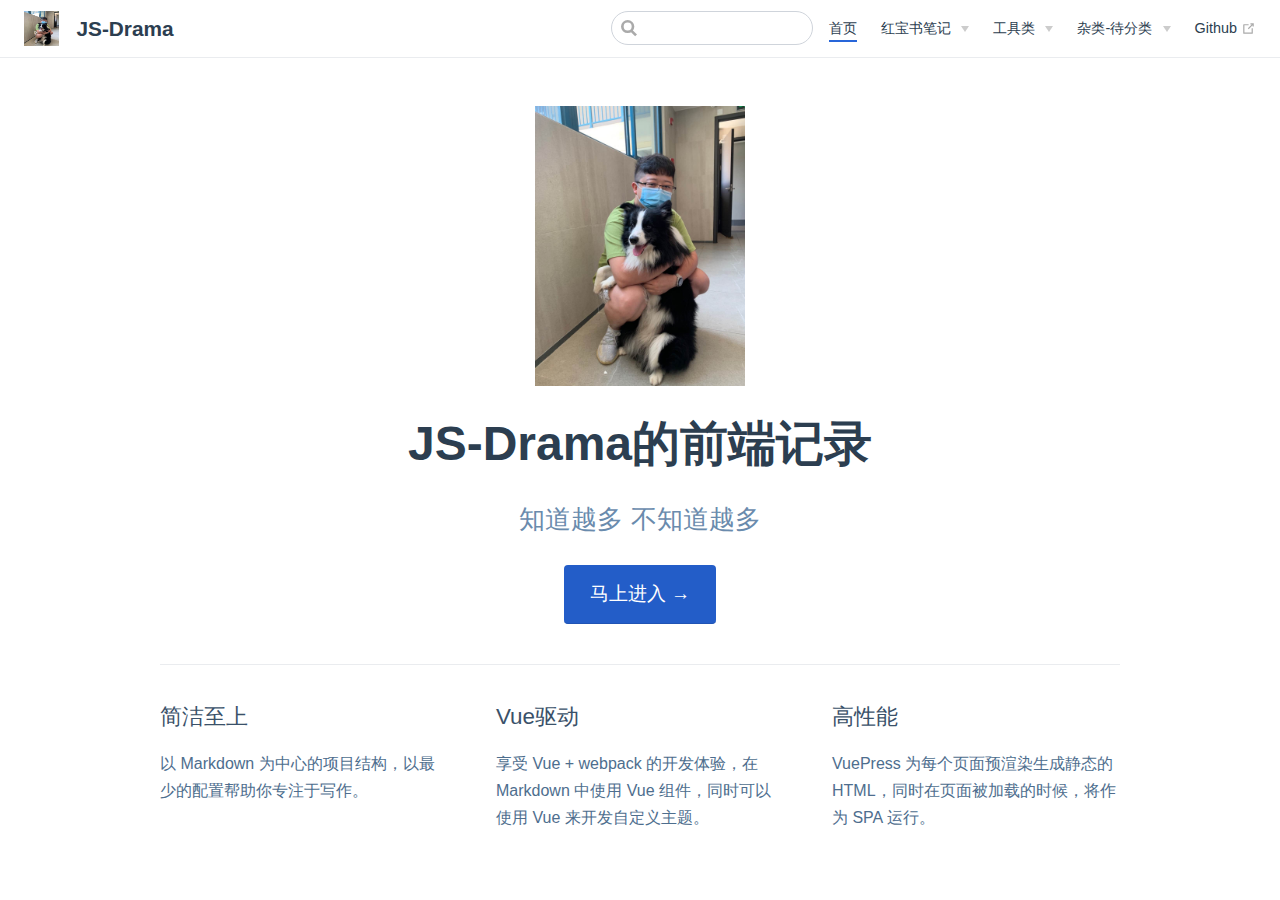
<file: index.html>
<!DOCTYPE html>
<html lang="en-US">
  <head>
    <meta charset="utf-8">
    <meta name="viewport" content="width=device-width,initial-scale=1">
    <title>JS-Drama</title>
    <meta name="generator" content="VuePress 1.8.0">
    <link rel="icon" href="/assets/images/favicon.ico">
    <meta name="description" content="JS-Drama的前端记录">
    
    <link rel="preload" href="/assets/css/0.styles.76891a63.css" as="style"><link rel="preload" href="/assets/js/app.9454abc9.js" as="script"><link rel="preload" href="/assets/js/2.62a85667.js" as="script"><link rel="preload" href="/assets/js/14.8cda783c.js" as="script"><link rel="prefetch" href="/assets/js/10.26880948.js"><link rel="prefetch" href="/assets/js/11.4f7dc882.js"><link rel="prefetch" href="/assets/js/12.5477dcee.js"><link rel="prefetch" href="/assets/js/13.26988e73.js"><link rel="prefetch" href="/assets/js/15.bc5c35ae.js"><link rel="prefetch" href="/assets/js/16.f525dab1.js"><link rel="prefetch" href="/assets/js/3.607988fe.js"><link rel="prefetch" href="/assets/js/4.8496522d.js"><link rel="prefetch" href="/assets/js/5.88d07b8b.js"><link rel="prefetch" href="/assets/js/6.c671543d.js"><link rel="prefetch" href="/assets/js/7.6958cc2c.js"><link rel="prefetch" href="/assets/js/8.38abe476.js"><link rel="prefetch" href="/assets/js/9.5830ce87.js">
    <link rel="stylesheet" href="/assets/css/0.styles.76891a63.css">
  </head>
  <body>
    <div id="app" data-server-rendered="true"><div class="theme-container no-sidebar"><header class="navbar"><div class="sidebar-button"><svg xmlns="http://www.w3.org/2000/svg" aria-hidden="true" role="img" viewBox="0 0 448 512" class="icon"><path fill="currentColor" d="M436 124H12c-6.627 0-12-5.373-12-12V80c0-6.627 5.373-12 12-12h424c6.627 0 12 5.373 12 12v32c0 6.627-5.373 12-12 12zm0 160H12c-6.627 0-12-5.373-12-12v-32c0-6.627 5.373-12 12-12h424c6.627 0 12 5.373 12 12v32c0 6.627-5.373 12-12 12zm0 160H12c-6.627 0-12-5.373-12-12v-32c0-6.627 5.373-12 12-12h424c6.627 0 12 5.373 12 12v32c0 6.627-5.373 12-12 12z"></path></svg></div> <a href="/" aria-current="page" class="home-link router-link-exact-active router-link-active"><img src="/assets/images/logo.jpg" alt="JS-Drama" class="logo"> <span class="site-name can-hide">JS-Drama</span></a> <div class="links"><div class="search-box"><input aria-label="Search" autocomplete="off" spellcheck="false" value=""> <!----></div> <nav class="nav-links can-hide"><div class="nav-item"><a href="/" aria-current="page" class="nav-link router-link-exact-active router-link-active">
  首页
</a></div><div class="nav-item"><div class="dropdown-wrapper"><button type="button" aria-label="红宝书笔记" class="dropdown-title"><span class="title">红宝书笔记</span> <span class="arrow down"></span></button> <button type="button" aria-label="红宝书笔记" class="mobile-dropdown-title"><span class="title">红宝书笔记</span> <span class="arrow right"></span></button> <ul class="nav-dropdown" style="display:none;"><li class="dropdown-item"><!----> <a href="/pages/Little-red-book-fourth/1/class-1.html" class="nav-link">
  1. 什么是 JavaScript
</a></li><li class="dropdown-item"><!----> <a href="/pages/Little-red-book-fourth/2/class-1.html" class="nav-link">
  2. HTML 中的 JavaScript
</a></li><li class="dropdown-item"><!----> <a href="/pages/Little-red-book-fourth/3/class-1.html" class="nav-link">
  3. 语言基础
</a></li></ul></div></div><div class="nav-item"><div class="dropdown-wrapper"><button type="button" aria-label="工具类" class="dropdown-title"><span class="title">工具类</span> <span class="arrow down"></span></button> <button type="button" aria-label="工具类" class="mobile-dropdown-title"><span class="title">工具类</span> <span class="arrow right"></span></button> <ul class="nav-dropdown" style="display:none;"><li class="dropdown-item"><!----> <a href="/pages/Tool/commitizen/class_1.html" class="nav-link">
  git cz
</a></li></ul></div></div><div class="nav-item"><div class="dropdown-wrapper"><button type="button" aria-label="杂类-待分类" class="dropdown-title"><span class="title">杂类-待分类</span> <span class="arrow down"></span></button> <button type="button" aria-label="杂类-待分类" class="mobile-dropdown-title"><span class="title">杂类-待分类</span> <span class="arrow right"></span></button> <ul class="nav-dropdown" style="display:none;"><li class="dropdown-item"><!----> <a href="/pages/Miscellaneous/namingThings/class_1.html" class="nav-link">
  函数命名
</a></li><li class="dropdown-item"><!----> <a href="/pages/Miscellaneous/vue+websocket/class_1.html" class="nav-link">
  vue+websocket
</a></li><li class="dropdown-item"><!----> <a href="/pages/Miscellaneous/git/class_1.html" class="nav-link">
  git常用命令
</a></li></ul></div></div><div class="nav-item"><a href="https://github.com/JS-Drama/JS-Drama.github.io" target="_blank" rel="noopener noreferrer" class="nav-link external">
  Github
  <span><svg xmlns="http://www.w3.org/2000/svg" aria-hidden="true" focusable="false" x="0px" y="0px" viewBox="0 0 100 100" width="15" height="15" class="icon outbound"><path fill="currentColor" d="M18.8,85.1h56l0,0c2.2,0,4-1.8,4-4v-32h-8v28h-48v-48h28v-8h-32l0,0c-2.2,0-4,1.8-4,4v56C14.8,83.3,16.6,85.1,18.8,85.1z"></path> <polygon fill="currentColor" points="45.7,48.7 51.3,54.3 77.2,28.5 77.2,37.2 85.2,37.2 85.2,14.9 62.8,14.9 62.8,22.9 71.5,22.9"></polygon></svg> <span class="sr-only">(opens new window)</span></span></a></div> <!----></nav></div></header> <div class="sidebar-mask"></div> <aside class="sidebar"><nav class="nav-links"><div class="nav-item"><a href="/" aria-current="page" class="nav-link router-link-exact-active router-link-active">
  首页
</a></div><div class="nav-item"><div class="dropdown-wrapper"><button type="button" aria-label="红宝书笔记" class="dropdown-title"><span class="title">红宝书笔记</span> <span class="arrow down"></span></button> <button type="button" aria-label="红宝书笔记" class="mobile-dropdown-title"><span class="title">红宝书笔记</span> <span class="arrow right"></span></button> <ul class="nav-dropdown" style="display:none;"><li class="dropdown-item"><!----> <a href="/pages/Little-red-book-fourth/1/class-1.html" class="nav-link">
  1. 什么是 JavaScript
</a></li><li class="dropdown-item"><!----> <a href="/pages/Little-red-book-fourth/2/class-1.html" class="nav-link">
  2. HTML 中的 JavaScript
</a></li><li class="dropdown-item"><!----> <a href="/pages/Little-red-book-fourth/3/class-1.html" class="nav-link">
  3. 语言基础
</a></li></ul></div></div><div class="nav-item"><div class="dropdown-wrapper"><button type="button" aria-label="工具类" class="dropdown-title"><span class="title">工具类</span> <span class="arrow down"></span></button> <button type="button" aria-label="工具类" class="mobile-dropdown-title"><span class="title">工具类</span> <span class="arrow right"></span></button> <ul class="nav-dropdown" style="display:none;"><li class="dropdown-item"><!----> <a href="/pages/Tool/commitizen/class_1.html" class="nav-link">
  git cz
</a></li></ul></div></div><div class="nav-item"><div class="dropdown-wrapper"><button type="button" aria-label="杂类-待分类" class="dropdown-title"><span class="title">杂类-待分类</span> <span class="arrow down"></span></button> <button type="button" aria-label="杂类-待分类" class="mobile-dropdown-title"><span class="title">杂类-待分类</span> <span class="arrow right"></span></button> <ul class="nav-dropdown" style="display:none;"><li class="dropdown-item"><!----> <a href="/pages/Miscellaneous/namingThings/class_1.html" class="nav-link">
  函数命名
</a></li><li class="dropdown-item"><!----> <a href="/pages/Miscellaneous/vue+websocket/class_1.html" class="nav-link">
  vue+websocket
</a></li><li class="dropdown-item"><!----> <a href="/pages/Miscellaneous/git/class_1.html" class="nav-link">
  git常用命令
</a></li></ul></div></div><div class="nav-item"><a href="https://github.com/JS-Drama/JS-Drama.github.io" target="_blank" rel="noopener noreferrer" class="nav-link external">
  Github
  <span><svg xmlns="http://www.w3.org/2000/svg" aria-hidden="true" focusable="false" x="0px" y="0px" viewBox="0 0 100 100" width="15" height="15" class="icon outbound"><path fill="currentColor" d="M18.8,85.1h56l0,0c2.2,0,4-1.8,4-4v-32h-8v28h-48v-48h28v-8h-32l0,0c-2.2,0-4,1.8-4,4v56C14.8,83.3,16.6,85.1,18.8,85.1z"></path> <polygon fill="currentColor" points="45.7,48.7 51.3,54.3 77.2,28.5 77.2,37.2 85.2,37.2 85.2,14.9 62.8,14.9 62.8,22.9 71.5,22.9"></polygon></svg> <span class="sr-only">(opens new window)</span></span></a></div> <!----></nav>  <ul class="sidebar-links"><li><section class="sidebar-group depth-0"><p class="sidebar-heading open"><span>Home</span> <!----></p> <!----></section></li></ul> </aside> <main aria-labelledby="main-title" class="home"><header class="hero"><img src="/assets/images/logo.jpg" alt="hero"> <h1 id="main-title">
      JS-Drama的前端记录
    </h1> <p class="description">
      知道越多 不知道越多
    </p> <p class="action"><a href="/pages/folder1/test1.html" class="nav-link action-button">
  马上进入 →
</a></p></header> <div class="features"><div class="feature"><h2>简洁至上</h2> <p>以 Markdown 为中心的项目结构，以最少的配置帮助你专注于写作。</p></div><div class="feature"><h2>Vue驱动</h2> <p>享受 Vue + webpack 的开发体验，在 Markdown 中使用 Vue 组件，同时可以使用 Vue 来开发自定义主题。</p></div><div class="feature"><h2>高性能</h2> <p>VuePress 为每个页面预渲染生成静态的 HTML，同时在页面被加载的时候，将作为 SPA 运行。</p></div></div> <div class="theme-default-content custom content__default"></div> <!----></main></div><div class="global-ui"></div></div>
    <script src="/assets/js/app.9454abc9.js" defer></script><script src="/assets/js/2.62a85667.js" defer></script><script src="/assets/js/14.8cda783c.js" defer></script>
  </body>
</html>
</file>
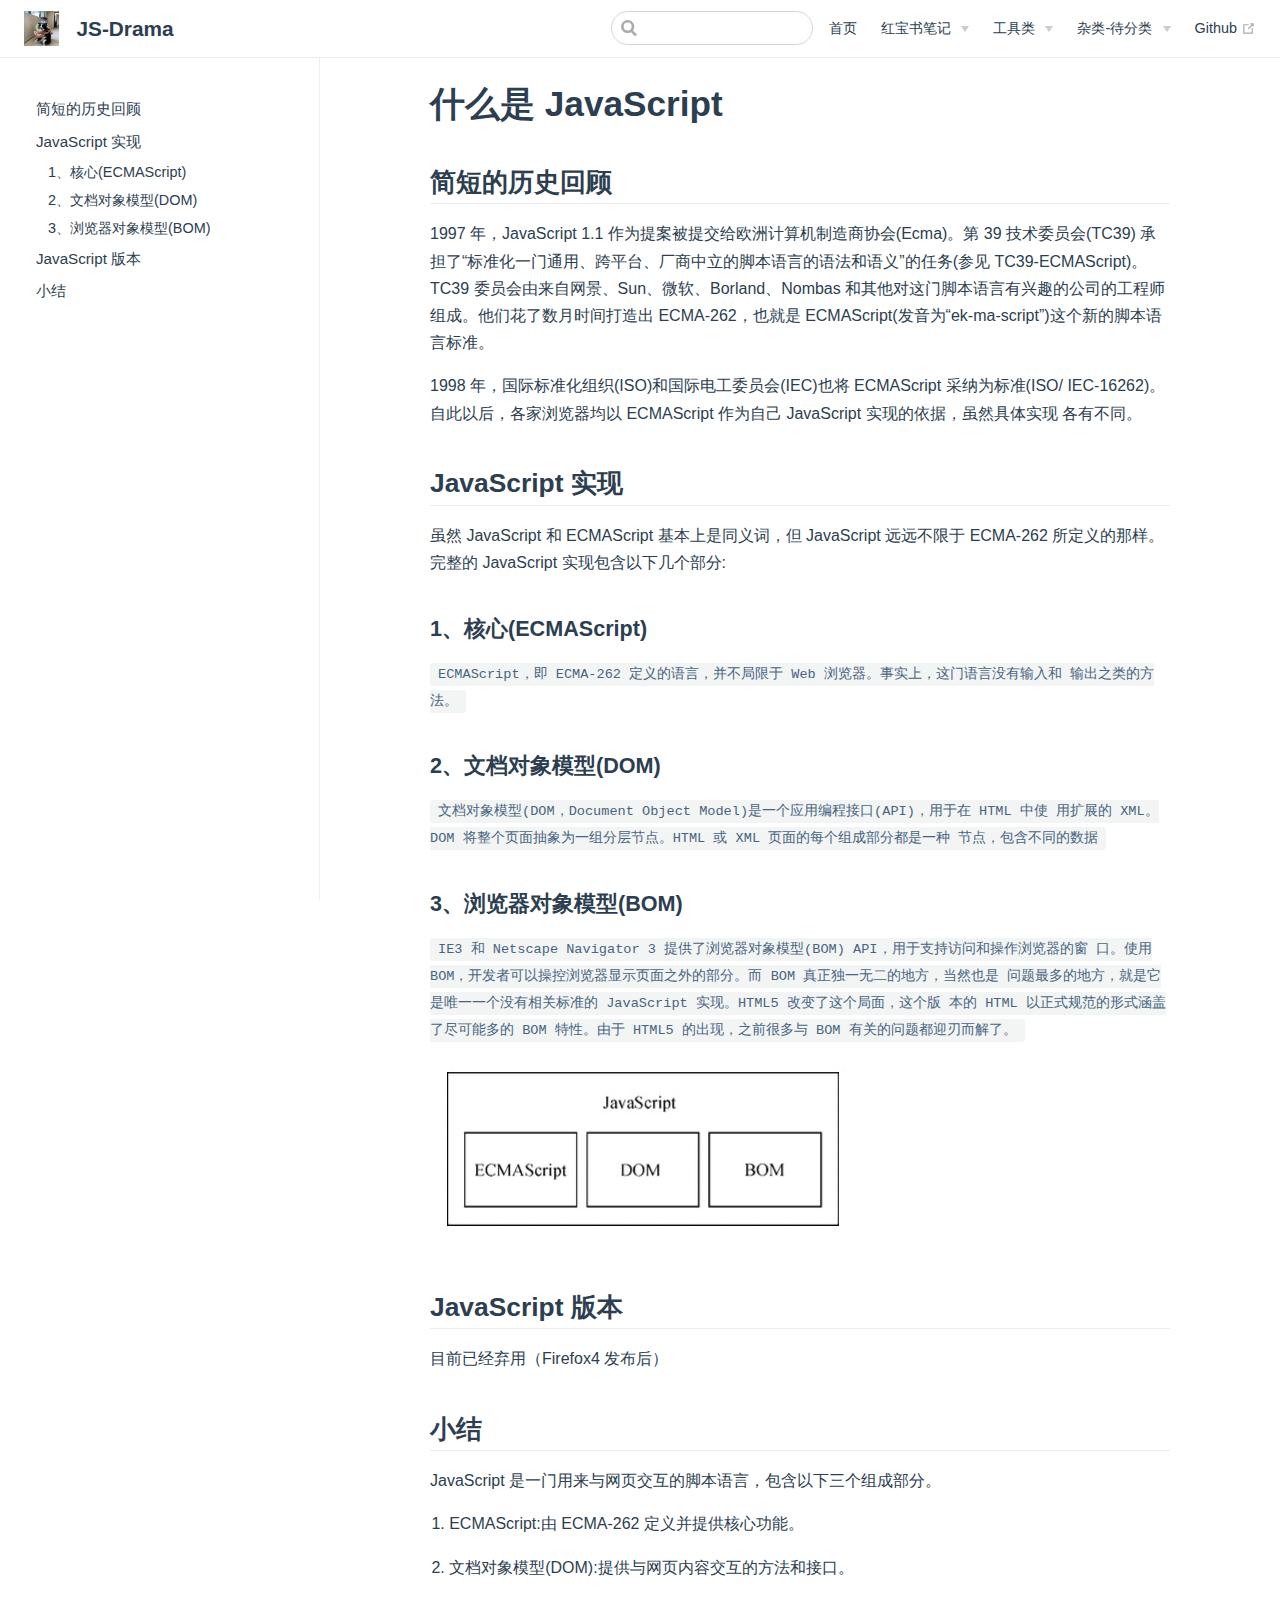
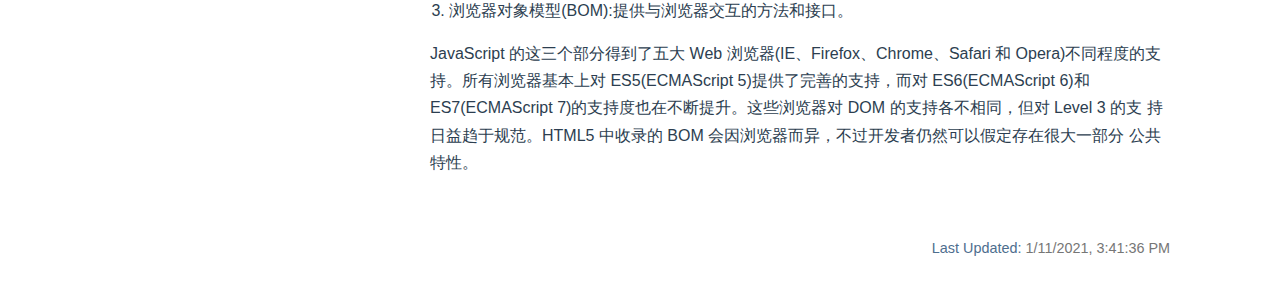
<file: pages/Little-red-book-fourth/1/class-1.html>
<!DOCTYPE html>
<html lang="en-US">
  <head>
    <meta charset="utf-8">
    <meta name="viewport" content="width=device-width,initial-scale=1">
    <title>JS-Drama</title>
    <meta name="generator" content="VuePress 1.8.0">
    <link rel="icon" href="/assets/images/favicon.ico">
    <meta name="description" content="JS-Drama的前端记录">
    
    <link rel="preload" href="/assets/css/0.styles.76891a63.css" as="style"><link rel="preload" href="/assets/js/app.9454abc9.js" as="script"><link rel="preload" href="/assets/js/2.62a85667.js" as="script"><link rel="preload" href="/assets/js/10.26880948.js" as="script"><link rel="prefetch" href="/assets/js/11.4f7dc882.js"><link rel="prefetch" href="/assets/js/12.5477dcee.js"><link rel="prefetch" href="/assets/js/13.26988e73.js"><link rel="prefetch" href="/assets/js/14.8cda783c.js"><link rel="prefetch" href="/assets/js/15.bc5c35ae.js"><link rel="prefetch" href="/assets/js/16.f525dab1.js"><link rel="prefetch" href="/assets/js/3.607988fe.js"><link rel="prefetch" href="/assets/js/4.8496522d.js"><link rel="prefetch" href="/assets/js/5.88d07b8b.js"><link rel="prefetch" href="/assets/js/6.c671543d.js"><link rel="prefetch" href="/assets/js/7.6958cc2c.js"><link rel="prefetch" href="/assets/js/8.38abe476.js"><link rel="prefetch" href="/assets/js/9.5830ce87.js">
    <link rel="stylesheet" href="/assets/css/0.styles.76891a63.css">
  </head>
  <body>
    <div id="app" data-server-rendered="true"><div class="theme-container"><header class="navbar"><div class="sidebar-button"><svg xmlns="http://www.w3.org/2000/svg" aria-hidden="true" role="img" viewBox="0 0 448 512" class="icon"><path fill="currentColor" d="M436 124H12c-6.627 0-12-5.373-12-12V80c0-6.627 5.373-12 12-12h424c6.627 0 12 5.373 12 12v32c0 6.627-5.373 12-12 12zm0 160H12c-6.627 0-12-5.373-12-12v-32c0-6.627 5.373-12 12-12h424c6.627 0 12 5.373 12 12v32c0 6.627-5.373 12-12 12zm0 160H12c-6.627 0-12-5.373-12-12v-32c0-6.627 5.373-12 12-12h424c6.627 0 12 5.373 12 12v32c0 6.627-5.373 12-12 12z"></path></svg></div> <a href="/" class="home-link router-link-active"><img src="/assets/images/logo.jpg" alt="JS-Drama" class="logo"> <span class="site-name can-hide">JS-Drama</span></a> <div class="links"><div class="search-box"><input aria-label="Search" autocomplete="off" spellcheck="false" value=""> <!----></div> <nav class="nav-links can-hide"><div class="nav-item"><a href="/" class="nav-link">
  首页
</a></div><div class="nav-item"><div class="dropdown-wrapper"><button type="button" aria-label="红宝书笔记" class="dropdown-title"><span class="title">红宝书笔记</span> <span class="arrow down"></span></button> <button type="button" aria-label="红宝书笔记" class="mobile-dropdown-title"><span class="title">红宝书笔记</span> <span class="arrow right"></span></button> <ul class="nav-dropdown" style="display:none;"><li class="dropdown-item"><!----> <a href="/pages/Little-red-book-fourth/1/class-1.html" aria-current="page" class="nav-link router-link-exact-active router-link-active">
  1. 什么是 JavaScript
</a></li><li class="dropdown-item"><!----> <a href="/pages/Little-red-book-fourth/2/class-1.html" class="nav-link">
  2. HTML 中的 JavaScript
</a></li><li class="dropdown-item"><!----> <a href="/pages/Little-red-book-fourth/3/class-1.html" class="nav-link">
  3. 语言基础
</a></li></ul></div></div><div class="nav-item"><div class="dropdown-wrapper"><button type="button" aria-label="工具类" class="dropdown-title"><span class="title">工具类</span> <span class="arrow down"></span></button> <button type="button" aria-label="工具类" class="mobile-dropdown-title"><span class="title">工具类</span> <span class="arrow right"></span></button> <ul class="nav-dropdown" style="display:none;"><li class="dropdown-item"><!----> <a href="/pages/Tool/commitizen/class_1.html" class="nav-link">
  git cz
</a></li></ul></div></div><div class="nav-item"><div class="dropdown-wrapper"><button type="button" aria-label="杂类-待分类" class="dropdown-title"><span class="title">杂类-待分类</span> <span class="arrow down"></span></button> <button type="button" aria-label="杂类-待分类" class="mobile-dropdown-title"><span class="title">杂类-待分类</span> <span class="arrow right"></span></button> <ul class="nav-dropdown" style="display:none;"><li class="dropdown-item"><!----> <a href="/pages/Miscellaneous/namingThings/class_1.html" class="nav-link">
  函数命名
</a></li><li class="dropdown-item"><!----> <a href="/pages/Miscellaneous/vue+websocket/class_1.html" class="nav-link">
  vue+websocket
</a></li><li class="dropdown-item"><!----> <a href="/pages/Miscellaneous/git/class_1.html" class="nav-link">
  git常用命令
</a></li></ul></div></div><div class="nav-item"><a href="https://github.com/JS-Drama/JS-Drama.github.io" target="_blank" rel="noopener noreferrer" class="nav-link external">
  Github
  <span><svg xmlns="http://www.w3.org/2000/svg" aria-hidden="true" focusable="false" x="0px" y="0px" viewBox="0 0 100 100" width="15" height="15" class="icon outbound"><path fill="currentColor" d="M18.8,85.1h56l0,0c2.2,0,4-1.8,4-4v-32h-8v28h-48v-48h28v-8h-32l0,0c-2.2,0-4,1.8-4,4v56C14.8,83.3,16.6,85.1,18.8,85.1z"></path> <polygon fill="currentColor" points="45.7,48.7 51.3,54.3 77.2,28.5 77.2,37.2 85.2,37.2 85.2,14.9 62.8,14.9 62.8,22.9 71.5,22.9"></polygon></svg> <span class="sr-only">(opens new window)</span></span></a></div> <!----></nav></div></header> <div class="sidebar-mask"></div> <aside class="sidebar"><nav class="nav-links"><div class="nav-item"><a href="/" class="nav-link">
  首页
</a></div><div class="nav-item"><div class="dropdown-wrapper"><button type="button" aria-label="红宝书笔记" class="dropdown-title"><span class="title">红宝书笔记</span> <span class="arrow down"></span></button> <button type="button" aria-label="红宝书笔记" class="mobile-dropdown-title"><span class="title">红宝书笔记</span> <span class="arrow right"></span></button> <ul class="nav-dropdown" style="display:none;"><li class="dropdown-item"><!----> <a href="/pages/Little-red-book-fourth/1/class-1.html" aria-current="page" class="nav-link router-link-exact-active router-link-active">
  1. 什么是 JavaScript
</a></li><li class="dropdown-item"><!----> <a href="/pages/Little-red-book-fourth/2/class-1.html" class="nav-link">
  2. HTML 中的 JavaScript
</a></li><li class="dropdown-item"><!----> <a href="/pages/Little-red-book-fourth/3/class-1.html" class="nav-link">
  3. 语言基础
</a></li></ul></div></div><div class="nav-item"><div class="dropdown-wrapper"><button type="button" aria-label="工具类" class="dropdown-title"><span class="title">工具类</span> <span class="arrow down"></span></button> <button type="button" aria-label="工具类" class="mobile-dropdown-title"><span class="title">工具类</span> <span class="arrow right"></span></button> <ul class="nav-dropdown" style="display:none;"><li class="dropdown-item"><!----> <a href="/pages/Tool/commitizen/class_1.html" class="nav-link">
  git cz
</a></li></ul></div></div><div class="nav-item"><div class="dropdown-wrapper"><button type="button" aria-label="杂类-待分类" class="dropdown-title"><span class="title">杂类-待分类</span> <span class="arrow down"></span></button> <button type="button" aria-label="杂类-待分类" class="mobile-dropdown-title"><span class="title">杂类-待分类</span> <span class="arrow right"></span></button> <ul class="nav-dropdown" style="display:none;"><li class="dropdown-item"><!----> <a href="/pages/Miscellaneous/namingThings/class_1.html" class="nav-link">
  函数命名
</a></li><li class="dropdown-item"><!----> <a href="/pages/Miscellaneous/vue+websocket/class_1.html" class="nav-link">
  vue+websocket
</a></li><li class="dropdown-item"><!----> <a href="/pages/Miscellaneous/git/class_1.html" class="nav-link">
  git常用命令
</a></li></ul></div></div><div class="nav-item"><a href="https://github.com/JS-Drama/JS-Drama.github.io" target="_blank" rel="noopener noreferrer" class="nav-link external">
  Github
  <span><svg xmlns="http://www.w3.org/2000/svg" aria-hidden="true" focusable="false" x="0px" y="0px" viewBox="0 0 100 100" width="15" height="15" class="icon outbound"><path fill="currentColor" d="M18.8,85.1h56l0,0c2.2,0,4-1.8,4-4v-32h-8v28h-48v-48h28v-8h-32l0,0c-2.2,0-4,1.8-4,4v56C14.8,83.3,16.6,85.1,18.8,85.1z"></path> <polygon fill="currentColor" points="45.7,48.7 51.3,54.3 77.2,28.5 77.2,37.2 85.2,37.2 85.2,14.9 62.8,14.9 62.8,22.9 71.5,22.9"></polygon></svg> <span class="sr-only">(opens new window)</span></span></a></div> <!----></nav>  <ul class="sidebar-links"><li><section class="sidebar-group depth-0"><p class="sidebar-heading open"><span></span> <!----></p> <ul class="sidebar-links sidebar-group-items"><li><a href="/pages/Little-red-book-fourth/1/class-1.html#简短的历史回顾" class="sidebar-link">简短的历史回顾</a><ul class="sidebar-sub-headers"></ul></li><li><a href="/pages/Little-red-book-fourth/1/class-1.html#javascript-实现" class="sidebar-link">JavaScript 实现</a><ul class="sidebar-sub-headers"><li class="sidebar-sub-header"><a href="/pages/Little-red-book-fourth/1/class-1.html#_1、核心-ecmascript" class="sidebar-link">1、核心(ECMAScript)</a></li><li class="sidebar-sub-header"><a href="/pages/Little-red-book-fourth/1/class-1.html#_2、文档对象模型-dom" class="sidebar-link">2、文档对象模型(DOM)</a></li><li class="sidebar-sub-header"><a href="/pages/Little-red-book-fourth/1/class-1.html#_3、浏览器对象模型-bom" class="sidebar-link">3、浏览器对象模型(BOM)</a></li></ul></li><li><a href="/pages/Little-red-book-fourth/1/class-1.html#javascript-版本" class="sidebar-link">JavaScript 版本</a><ul class="sidebar-sub-headers"></ul></li><li><a href="/pages/Little-red-book-fourth/1/class-1.html#小结" class="sidebar-link">小结</a><ul class="sidebar-sub-headers"></ul></li></ul></section></li></ul> </aside> <main class="page"> <div class="theme-default-content content__default"><h1 id="什么是-javascript"><a href="#什么是-javascript" class="header-anchor">#</a> 什么是 JavaScript</h1> <h2 id="简短的历史回顾"><a href="#简短的历史回顾" class="header-anchor">#</a> 简短的历史回顾</h2> <p>1997 年，JavaScript 1.1 作为提案被提交给欧洲计算机制造商协会(Ecma)。第 39 技术委员会(TC39) 承担了“标准化一门通用、跨平台、厂商中立的脚本语言的语法和语义”的任务(参见 TC39-ECMAScript)。 TC39 委员会由来自网景、Sun、微软、Borland、Nombas 和其他对这门脚本语言有兴趣的公司的工程师 组成。他们花了数月时间打造出 ECMA-262，也就是 ECMAScript(发音为“ek-ma-script”)这个新的脚本语言标准。</p> <p>1998 年，国际标准化组织(ISO)和国际电工委员会(IEC)也将 ECMAScript 采纳为标准(ISO/ IEC-16262)。自此以后，各家浏览器均以 ECMAScript 作为自己 JavaScript 实现的依据，虽然具体实现 各有不同。</p> <h2 id="javascript-实现"><a href="#javascript-实现" class="header-anchor">#</a> JavaScript 实现</h2> <p>虽然 JavaScript 和 ECMAScript 基本上是同义词，但 JavaScript 远远不限于 ECMA-262 所定义的那样。 完整的 JavaScript 实现包含以下几个部分:</p> <h3 id="_1、核心-ecmascript"><a href="#_1、核心-ecmascript" class="header-anchor">#</a> 1、核心(ECMAScript)</h3> <p><code>ECMAScript，即 ECMA-262 定义的语言，并不局限于 Web 浏览器。事实上，这门语言没有输入和 输出之类的方法。</code></p> <h3 id="_2、文档对象模型-dom"><a href="#_2、文档对象模型-dom" class="header-anchor">#</a> 2、文档对象模型(DOM)</h3> <p><code>文档对象模型(DOM，Document Object Model)是一个应用编程接口(API)，用于在 HTML 中使 用扩展的 XML。DOM 将整个页面抽象为一组分层节点。HTML 或 XML 页面的每个组成部分都是一种 节点，包含不同的数据</code></p> <h3 id="_3、浏览器对象模型-bom"><a href="#_3、浏览器对象模型-bom" class="header-anchor">#</a> 3、浏览器对象模型(BOM)</h3> <p><code>IE3 和 Netscape Navigator 3 提供了浏览器对象模型(BOM) API，用于支持访问和操作浏览器的窗 口。使用 BOM，开发者可以操控浏览器显示页面之外的部分。而 BOM 真正独一无二的地方，当然也是 问题最多的地方，就是它是唯一一个没有相关标准的 JavaScript 实现。HTML5 改变了这个局面，这个版 本的 HTML 以正式规范的形式涵盖了尽可能多的 BOM 特性。由于 HTML5 的出现，之前很多与 BOM 有关的问题都迎刃而解了。</code></p> <p><img src="/assets/img/image-20210111150131821.7871efc9.png" alt="image-20210111150131821"></p> <h2 id="javascript-版本"><a href="#javascript-版本" class="header-anchor">#</a> JavaScript 版本</h2> <p>目前已经弃用（Firefox4 发布后）</p> <h2 id="小结"><a href="#小结" class="header-anchor">#</a> 小结</h2> <p>JavaScript 是一门用来与网页交互的脚本语言，包含以下三个组成部分。</p> <ol><li><p>ECMAScript:由 ECMA-262 定义并提供核心功能。</p></li> <li><p>文档对象模型(DOM):提供与网页内容交互的方法和接口。</p></li> <li><p>浏览器对象模型(BOM):提供与浏览器交互的方法和接口。</p></li></ol> <p>JavaScript 的这三个部分得到了五大 Web 浏览器(IE、Firefox、Chrome、Safari 和 Opera)不同程度的支持。所有浏览器基本上对 ES5(ECMAScript 5)提供了完善的支持，而对 ES6(ECMAScript 6)和 ES7(ECMAScript 7)的支持度也在不断提升。这些浏览器对 DOM 的支持各不相同，但对 Level 3 的支 持日益趋于规范。HTML5 中收录的 BOM 会因浏览器而异，不过开发者仍然可以假定存在很大一部分 公共特性。</p></div> <footer class="page-edit"><!----> <div class="last-updated"><span class="prefix">Last Updated:</span> <span class="time">1/11/2021, 3:41:36 PM</span></div></footer> <!----> </main></div><div class="global-ui"></div></div>
    <script src="/assets/js/app.9454abc9.js" defer></script><script src="/assets/js/2.62a85667.js" defer></script><script src="/assets/js/10.26880948.js" defer></script>
  </body>
</html>
</file>
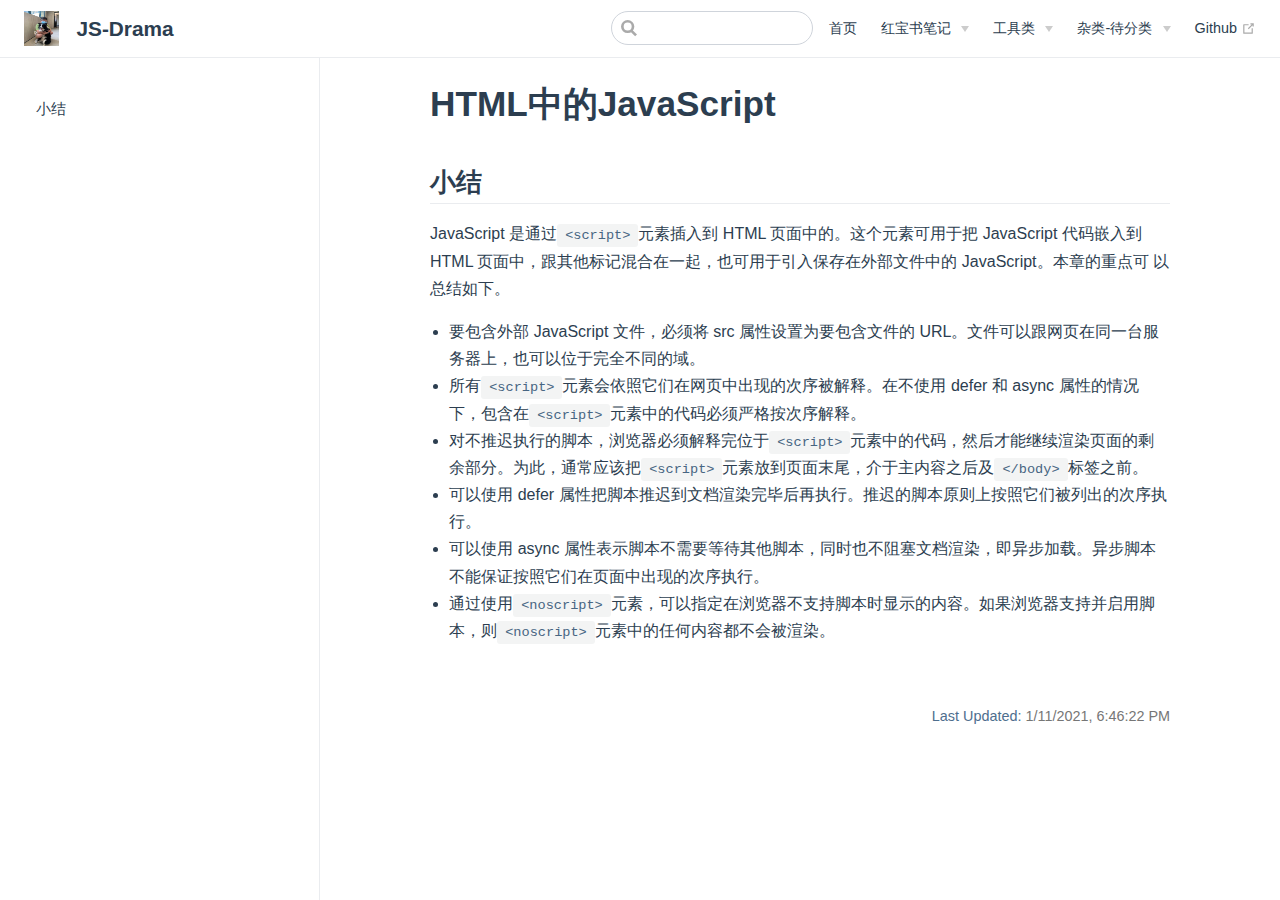
<file: pages/Little-red-book-fourth/2/class-1.html>
<!DOCTYPE html>
<html lang="en-US">
  <head>
    <meta charset="utf-8">
    <meta name="viewport" content="width=device-width,initial-scale=1">
    <title>JS-Drama</title>
    <meta name="generator" content="VuePress 1.8.0">
    <link rel="icon" href="/assets/images/favicon.ico">
    <meta name="description" content="JS-Drama的前端记录">
    
    <link rel="preload" href="/assets/css/0.styles.76891a63.css" as="style"><link rel="preload" href="/assets/js/app.9454abc9.js" as="script"><link rel="preload" href="/assets/js/2.62a85667.js" as="script"><link rel="preload" href="/assets/js/15.bc5c35ae.js" as="script"><link rel="prefetch" href="/assets/js/10.26880948.js"><link rel="prefetch" href="/assets/js/11.4f7dc882.js"><link rel="prefetch" href="/assets/js/12.5477dcee.js"><link rel="prefetch" href="/assets/js/13.26988e73.js"><link rel="prefetch" href="/assets/js/14.8cda783c.js"><link rel="prefetch" href="/assets/js/16.f525dab1.js"><link rel="prefetch" href="/assets/js/3.607988fe.js"><link rel="prefetch" href="/assets/js/4.8496522d.js"><link rel="prefetch" href="/assets/js/5.88d07b8b.js"><link rel="prefetch" href="/assets/js/6.c671543d.js"><link rel="prefetch" href="/assets/js/7.6958cc2c.js"><link rel="prefetch" href="/assets/js/8.38abe476.js"><link rel="prefetch" href="/assets/js/9.5830ce87.js">
    <link rel="stylesheet" href="/assets/css/0.styles.76891a63.css">
  </head>
  <body>
    <div id="app" data-server-rendered="true"><div class="theme-container"><header class="navbar"><div class="sidebar-button"><svg xmlns="http://www.w3.org/2000/svg" aria-hidden="true" role="img" viewBox="0 0 448 512" class="icon"><path fill="currentColor" d="M436 124H12c-6.627 0-12-5.373-12-12V80c0-6.627 5.373-12 12-12h424c6.627 0 12 5.373 12 12v32c0 6.627-5.373 12-12 12zm0 160H12c-6.627 0-12-5.373-12-12v-32c0-6.627 5.373-12 12-12h424c6.627 0 12 5.373 12 12v32c0 6.627-5.373 12-12 12zm0 160H12c-6.627 0-12-5.373-12-12v-32c0-6.627 5.373-12 12-12h424c6.627 0 12 5.373 12 12v32c0 6.627-5.373 12-12 12z"></path></svg></div> <a href="/" class="home-link router-link-active"><img src="/assets/images/logo.jpg" alt="JS-Drama" class="logo"> <span class="site-name can-hide">JS-Drama</span></a> <div class="links"><div class="search-box"><input aria-label="Search" autocomplete="off" spellcheck="false" value=""> <!----></div> <nav class="nav-links can-hide"><div class="nav-item"><a href="/" class="nav-link">
  首页
</a></div><div class="nav-item"><div class="dropdown-wrapper"><button type="button" aria-label="红宝书笔记" class="dropdown-title"><span class="title">红宝书笔记</span> <span class="arrow down"></span></button> <button type="button" aria-label="红宝书笔记" class="mobile-dropdown-title"><span class="title">红宝书笔记</span> <span class="arrow right"></span></button> <ul class="nav-dropdown" style="display:none;"><li class="dropdown-item"><!----> <a href="/pages/Little-red-book-fourth/1/class-1.html" class="nav-link">
  1. 什么是 JavaScript
</a></li><li class="dropdown-item"><!----> <a href="/pages/Little-red-book-fourth/2/class-1.html" aria-current="page" class="nav-link router-link-exact-active router-link-active">
  2. HTML 中的 JavaScript
</a></li><li class="dropdown-item"><!----> <a href="/pages/Little-red-book-fourth/3/class-1.html" class="nav-link">
  3. 语言基础
</a></li></ul></div></div><div class="nav-item"><div class="dropdown-wrapper"><button type="button" aria-label="工具类" class="dropdown-title"><span class="title">工具类</span> <span class="arrow down"></span></button> <button type="button" aria-label="工具类" class="mobile-dropdown-title"><span class="title">工具类</span> <span class="arrow right"></span></button> <ul class="nav-dropdown" style="display:none;"><li class="dropdown-item"><!----> <a href="/pages/Tool/commitizen/class_1.html" class="nav-link">
  git cz
</a></li></ul></div></div><div class="nav-item"><div class="dropdown-wrapper"><button type="button" aria-label="杂类-待分类" class="dropdown-title"><span class="title">杂类-待分类</span> <span class="arrow down"></span></button> <button type="button" aria-label="杂类-待分类" class="mobile-dropdown-title"><span class="title">杂类-待分类</span> <span class="arrow right"></span></button> <ul class="nav-dropdown" style="display:none;"><li class="dropdown-item"><!----> <a href="/pages/Miscellaneous/namingThings/class_1.html" class="nav-link">
  函数命名
</a></li><li class="dropdown-item"><!----> <a href="/pages/Miscellaneous/vue+websocket/class_1.html" class="nav-link">
  vue+websocket
</a></li><li class="dropdown-item"><!----> <a href="/pages/Miscellaneous/git/class_1.html" class="nav-link">
  git常用命令
</a></li></ul></div></div><div class="nav-item"><a href="https://github.com/JS-Drama/JS-Drama.github.io" target="_blank" rel="noopener noreferrer" class="nav-link external">
  Github
  <span><svg xmlns="http://www.w3.org/2000/svg" aria-hidden="true" focusable="false" x="0px" y="0px" viewBox="0 0 100 100" width="15" height="15" class="icon outbound"><path fill="currentColor" d="M18.8,85.1h56l0,0c2.2,0,4-1.8,4-4v-32h-8v28h-48v-48h28v-8h-32l0,0c-2.2,0-4,1.8-4,4v56C14.8,83.3,16.6,85.1,18.8,85.1z"></path> <polygon fill="currentColor" points="45.7,48.7 51.3,54.3 77.2,28.5 77.2,37.2 85.2,37.2 85.2,14.9 62.8,14.9 62.8,22.9 71.5,22.9"></polygon></svg> <span class="sr-only">(opens new window)</span></span></a></div> <!----></nav></div></header> <div class="sidebar-mask"></div> <aside class="sidebar"><nav class="nav-links"><div class="nav-item"><a href="/" class="nav-link">
  首页
</a></div><div class="nav-item"><div class="dropdown-wrapper"><button type="button" aria-label="红宝书笔记" class="dropdown-title"><span class="title">红宝书笔记</span> <span class="arrow down"></span></button> <button type="button" aria-label="红宝书笔记" class="mobile-dropdown-title"><span class="title">红宝书笔记</span> <span class="arrow right"></span></button> <ul class="nav-dropdown" style="display:none;"><li class="dropdown-item"><!----> <a href="/pages/Little-red-book-fourth/1/class-1.html" class="nav-link">
  1. 什么是 JavaScript
</a></li><li class="dropdown-item"><!----> <a href="/pages/Little-red-book-fourth/2/class-1.html" aria-current="page" class="nav-link router-link-exact-active router-link-active">
  2. HTML 中的 JavaScript
</a></li><li class="dropdown-item"><!----> <a href="/pages/Little-red-book-fourth/3/class-1.html" class="nav-link">
  3. 语言基础
</a></li></ul></div></div><div class="nav-item"><div class="dropdown-wrapper"><button type="button" aria-label="工具类" class="dropdown-title"><span class="title">工具类</span> <span class="arrow down"></span></button> <button type="button" aria-label="工具类" class="mobile-dropdown-title"><span class="title">工具类</span> <span class="arrow right"></span></button> <ul class="nav-dropdown" style="display:none;"><li class="dropdown-item"><!----> <a href="/pages/Tool/commitizen/class_1.html" class="nav-link">
  git cz
</a></li></ul></div></div><div class="nav-item"><div class="dropdown-wrapper"><button type="button" aria-label="杂类-待分类" class="dropdown-title"><span class="title">杂类-待分类</span> <span class="arrow down"></span></button> <button type="button" aria-label="杂类-待分类" class="mobile-dropdown-title"><span class="title">杂类-待分类</span> <span class="arrow right"></span></button> <ul class="nav-dropdown" style="display:none;"><li class="dropdown-item"><!----> <a href="/pages/Miscellaneous/namingThings/class_1.html" class="nav-link">
  函数命名
</a></li><li class="dropdown-item"><!----> <a href="/pages/Miscellaneous/vue+websocket/class_1.html" class="nav-link">
  vue+websocket
</a></li><li class="dropdown-item"><!----> <a href="/pages/Miscellaneous/git/class_1.html" class="nav-link">
  git常用命令
</a></li></ul></div></div><div class="nav-item"><a href="https://github.com/JS-Drama/JS-Drama.github.io" target="_blank" rel="noopener noreferrer" class="nav-link external">
  Github
  <span><svg xmlns="http://www.w3.org/2000/svg" aria-hidden="true" focusable="false" x="0px" y="0px" viewBox="0 0 100 100" width="15" height="15" class="icon outbound"><path fill="currentColor" d="M18.8,85.1h56l0,0c2.2,0,4-1.8,4-4v-32h-8v28h-48v-48h28v-8h-32l0,0c-2.2,0-4,1.8-4,4v56C14.8,83.3,16.6,85.1,18.8,85.1z"></path> <polygon fill="currentColor" points="45.7,48.7 51.3,54.3 77.2,28.5 77.2,37.2 85.2,37.2 85.2,14.9 62.8,14.9 62.8,22.9 71.5,22.9"></polygon></svg> <span class="sr-only">(opens new window)</span></span></a></div> <!----></nav>  <ul class="sidebar-links"><li><section class="sidebar-group depth-0"><p class="sidebar-heading open"><span></span> <!----></p> <ul class="sidebar-links sidebar-group-items"><li><a href="/pages/Little-red-book-fourth/2/class-1.html#小结" class="sidebar-link">小结</a><ul class="sidebar-sub-headers"></ul></li></ul></section></li></ul> </aside> <main class="page"> <div class="theme-default-content content__default"><h1 id="html中的javascript"><a href="#html中的javascript" class="header-anchor">#</a> HTML中的JavaScript</h1> <h2 id="小结"><a href="#小结" class="header-anchor">#</a> 小结</h2> <p>JavaScript 是通过<code>&lt;script&gt;</code>元素插入到 HTML 页面中的。这个元素可用于把 JavaScript 代码嵌入到 HTML 页面中，跟其他标记混合在一起，也可用于引入保存在外部文件中的 JavaScript。本章的重点可 以总结如下。</p> <ul><li>要包含外部 JavaScript 文件，必须将 src 属性设置为要包含文件的 URL。文件可以跟网页在同一台服务器上，也可以位于完全不同的域。</li> <li>所有<code>&lt;script&gt;</code>元素会依照它们在网页中出现的次序被解释。在不使用 defer 和 async 属性的情况下，包含在<code>&lt;script&gt;</code>元素中的代码必须严格按次序解释。</li> <li>对不推迟执行的脚本，浏览器必须解释完位于<code>&lt;script&gt;</code>元素中的代码，然后才能继续渲染页面的剩余部分。为此，通常应该把<code>&lt;script&gt;</code>元素放到页面末尾，介于主内容之后及<code>&lt;/body&gt;</code>标签之前。</li> <li>可以使用 defer 属性把脚本推迟到文档渲染完毕后再执行。推迟的脚本原则上按照它们被列出的次序执行。</li> <li>可以使用 async 属性表示脚本不需要等待其他脚本，同时也不阻塞文档渲染，即异步加载。异步脚本不能保证按照它们在页面中出现的次序执行。</li> <li>通过使用<code>&lt;noscript&gt;</code>元素，可以指定在浏览器不支持脚本时显示的内容。如果浏览器支持并启用脚本，则<code>&lt;noscript&gt;</code>元素中的任何内容都不会被渲染。</li></ul></div> <footer class="page-edit"><!----> <div class="last-updated"><span class="prefix">Last Updated:</span> <span class="time">1/11/2021, 6:46:22 PM</span></div></footer> <!----> </main></div><div class="global-ui"></div></div>
    <script src="/assets/js/app.9454abc9.js" defer></script><script src="/assets/js/2.62a85667.js" defer></script><script src="/assets/js/15.bc5c35ae.js" defer></script>
  </body>
</html>
</file>
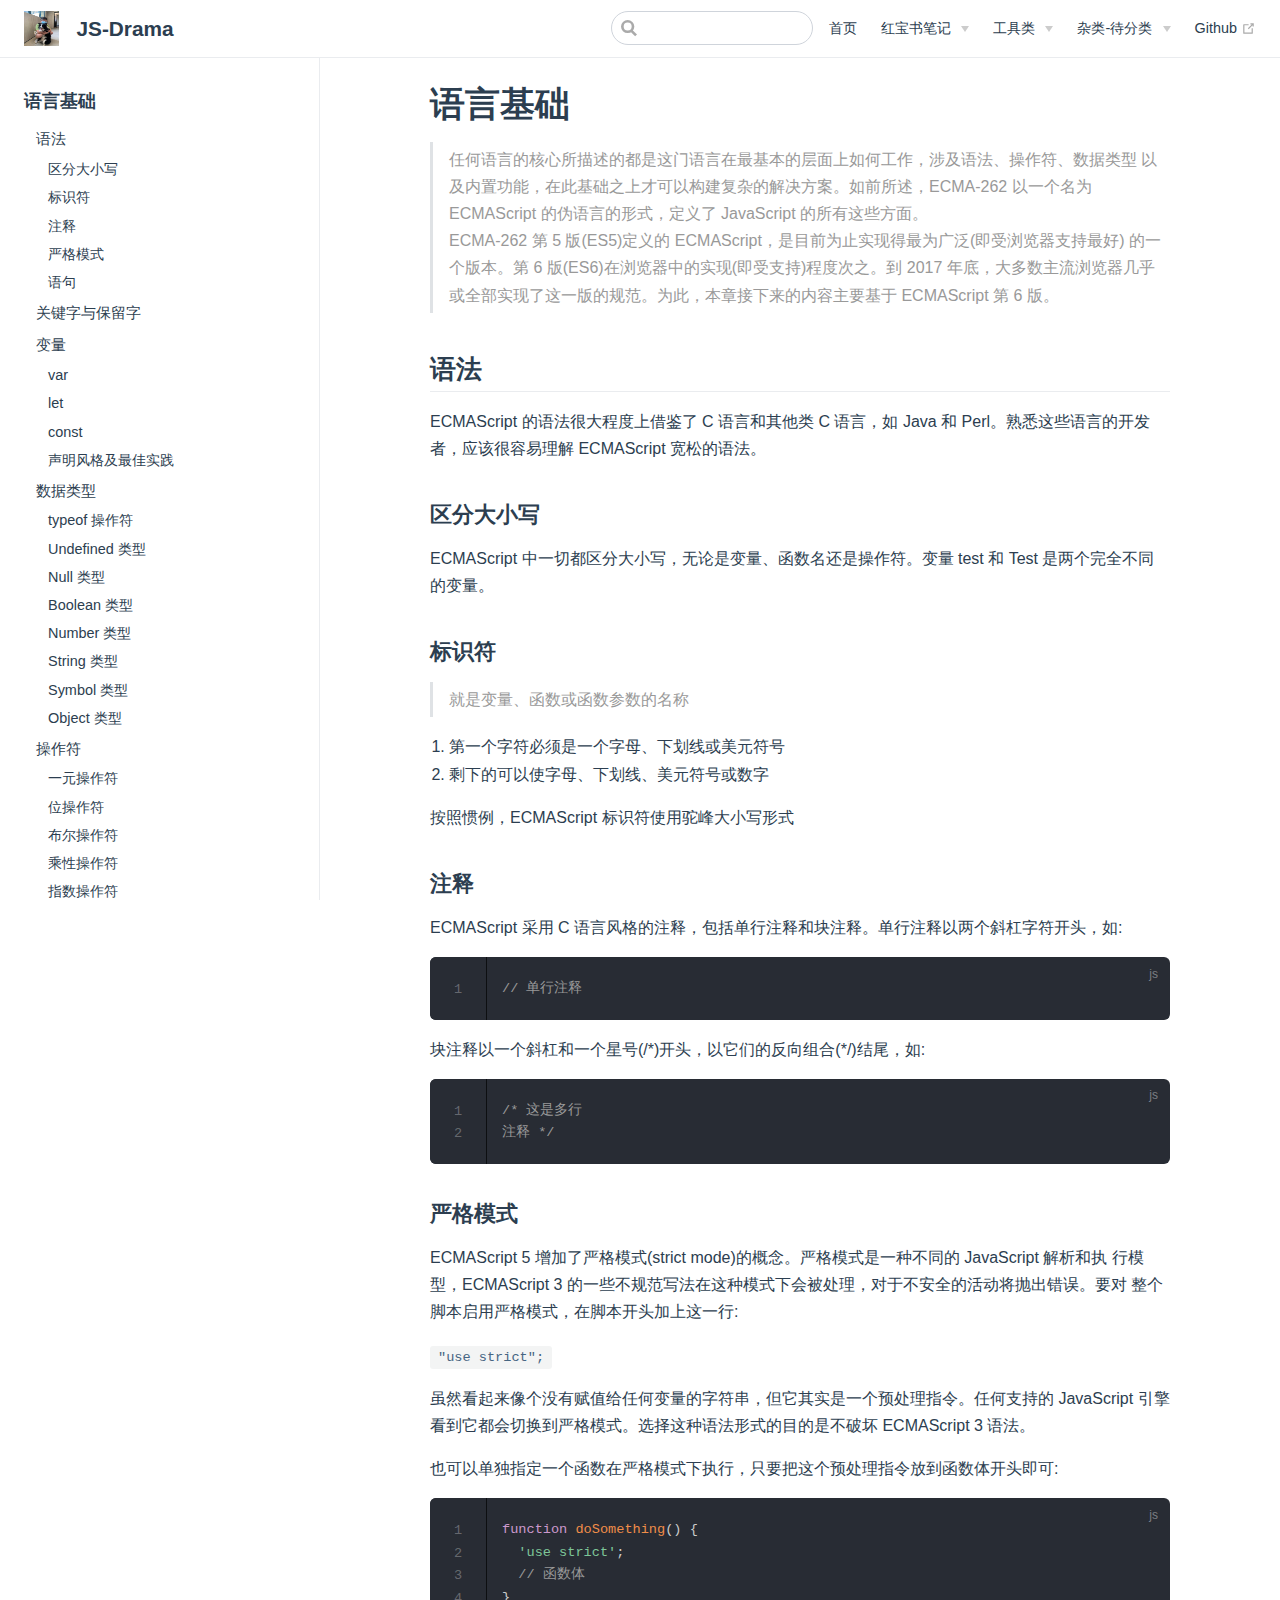
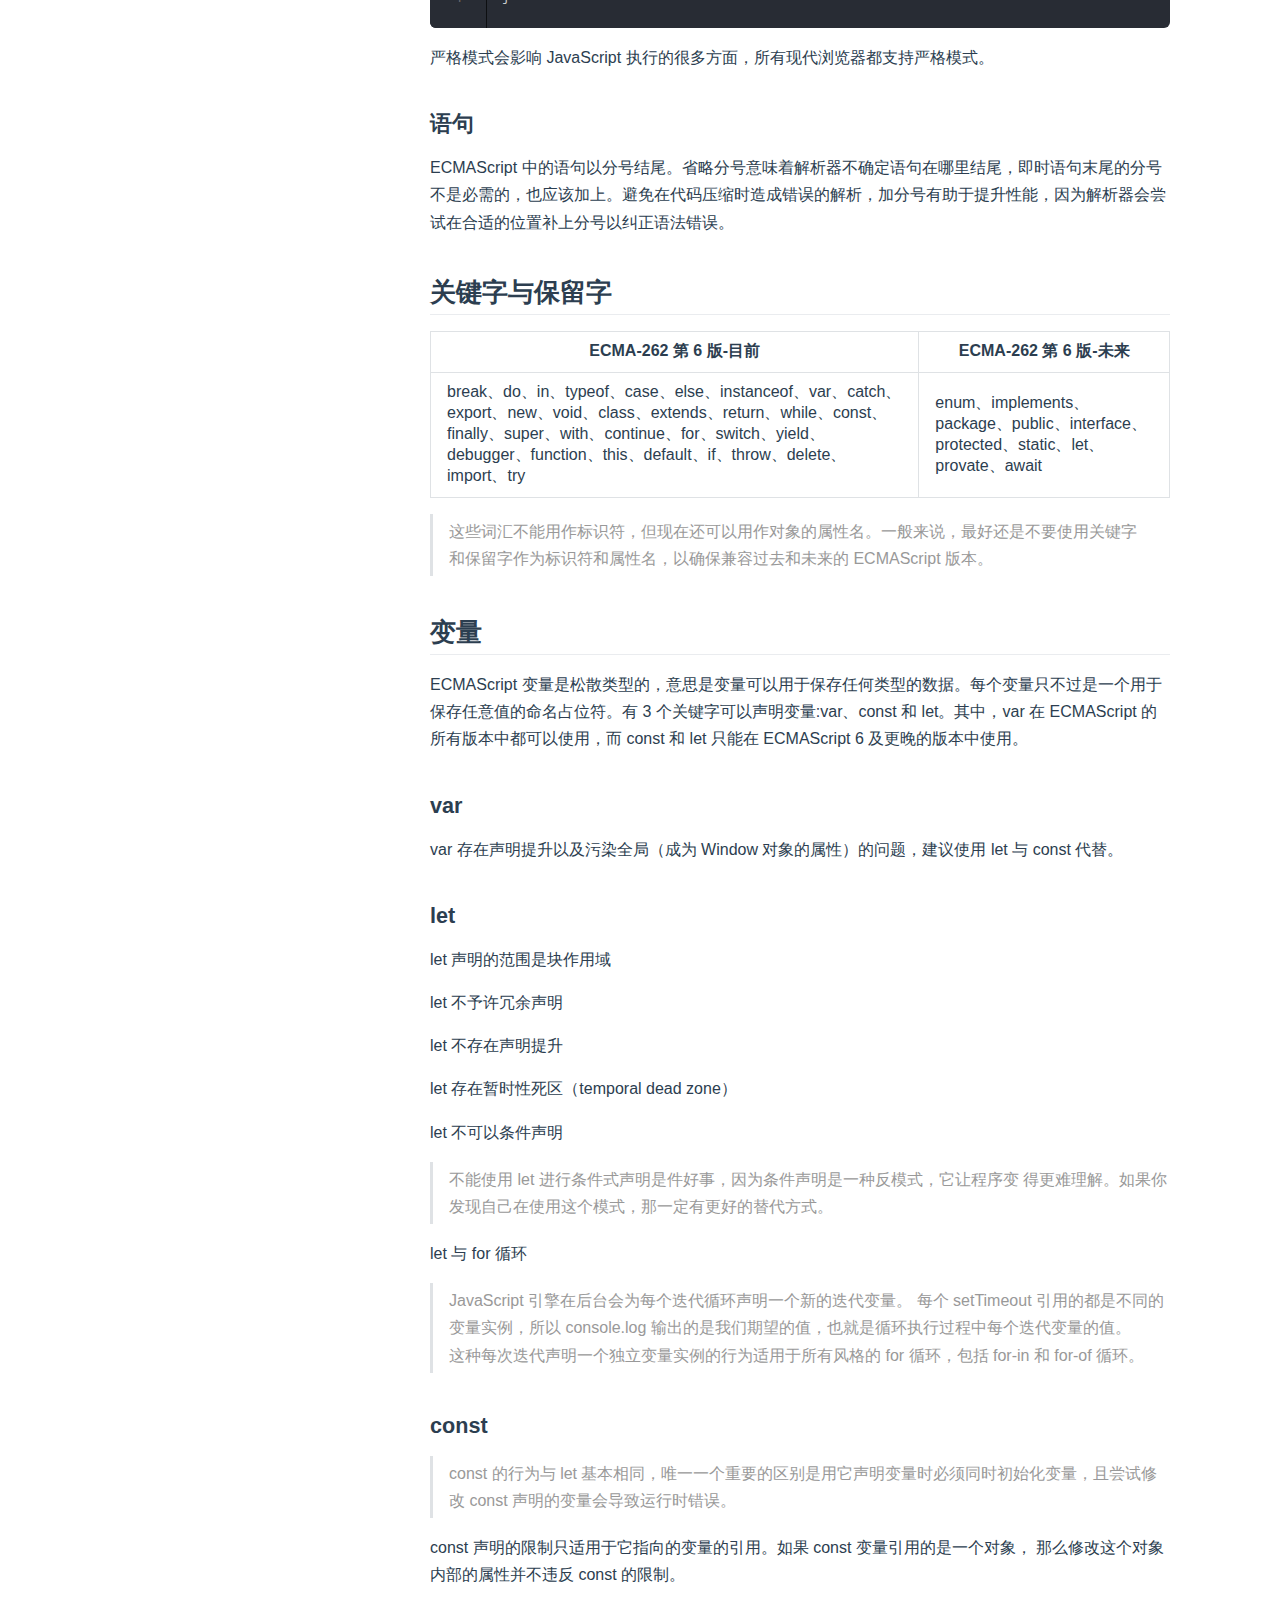
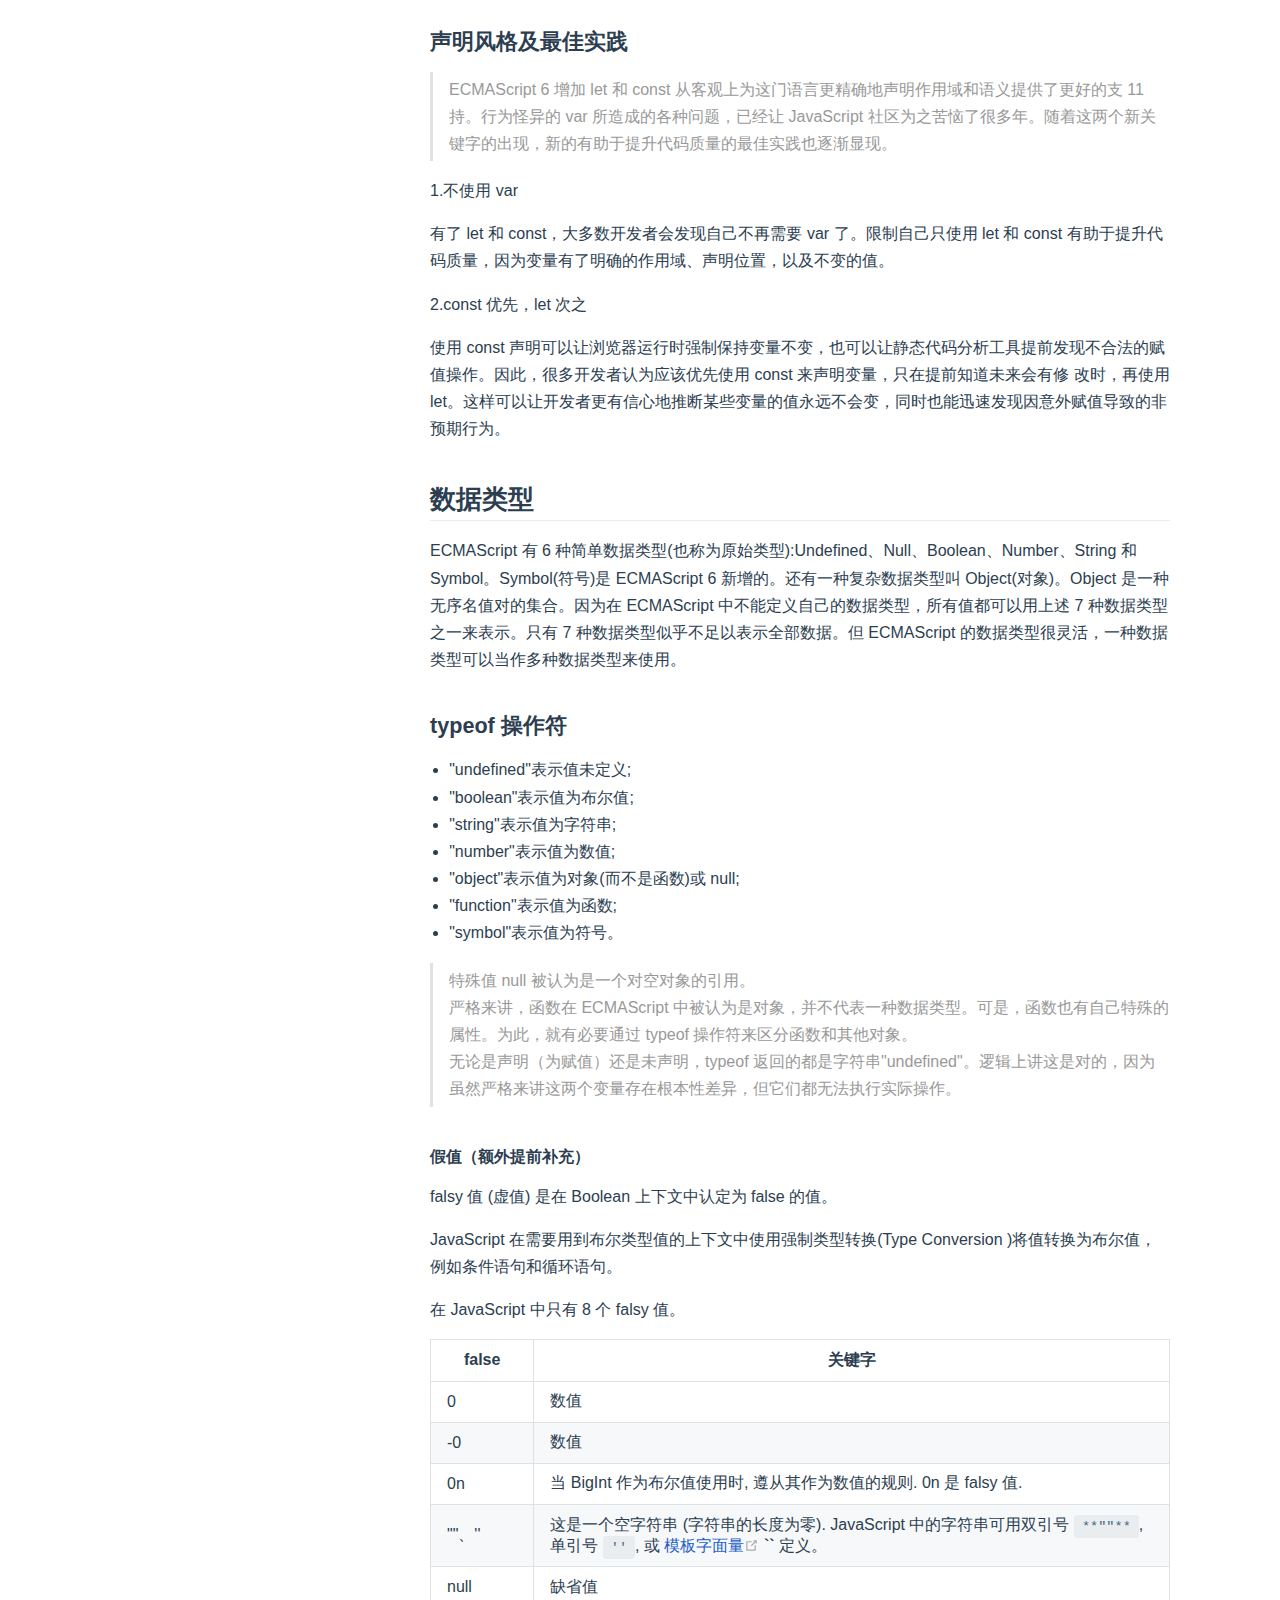
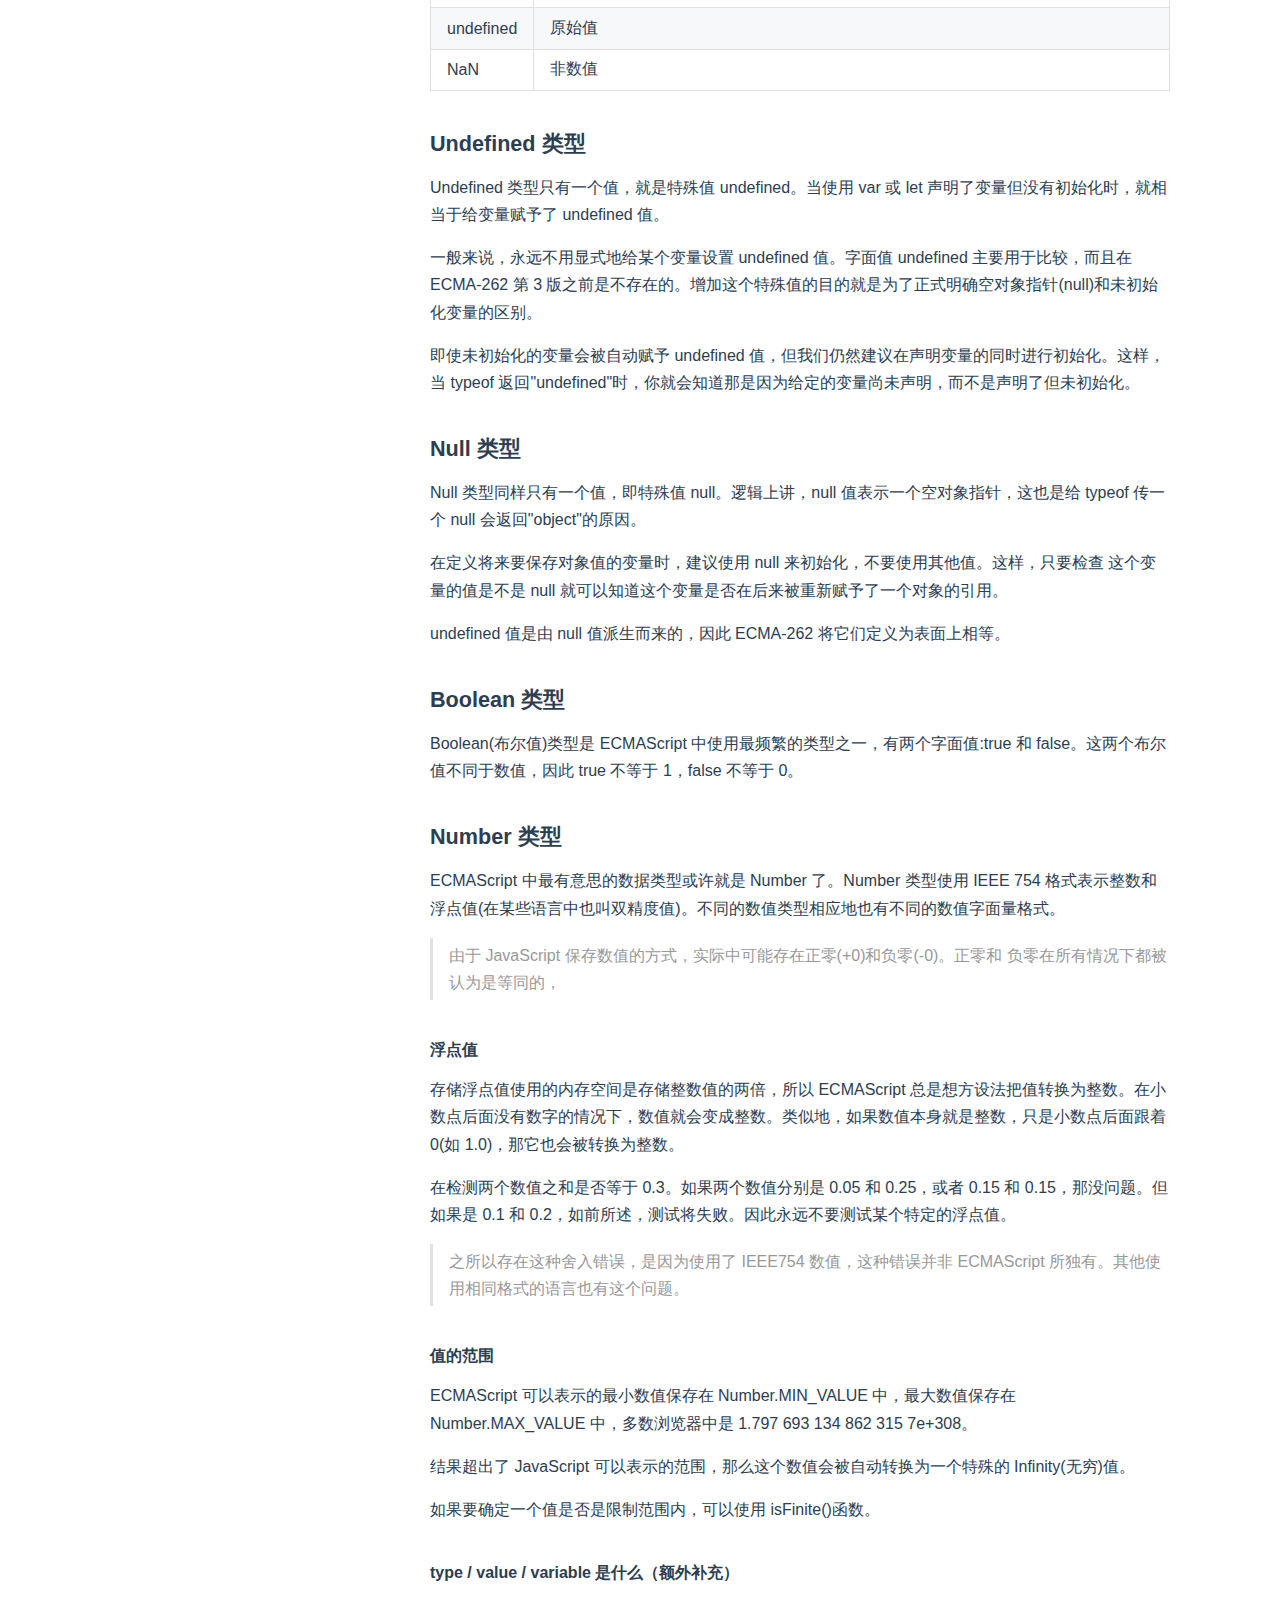
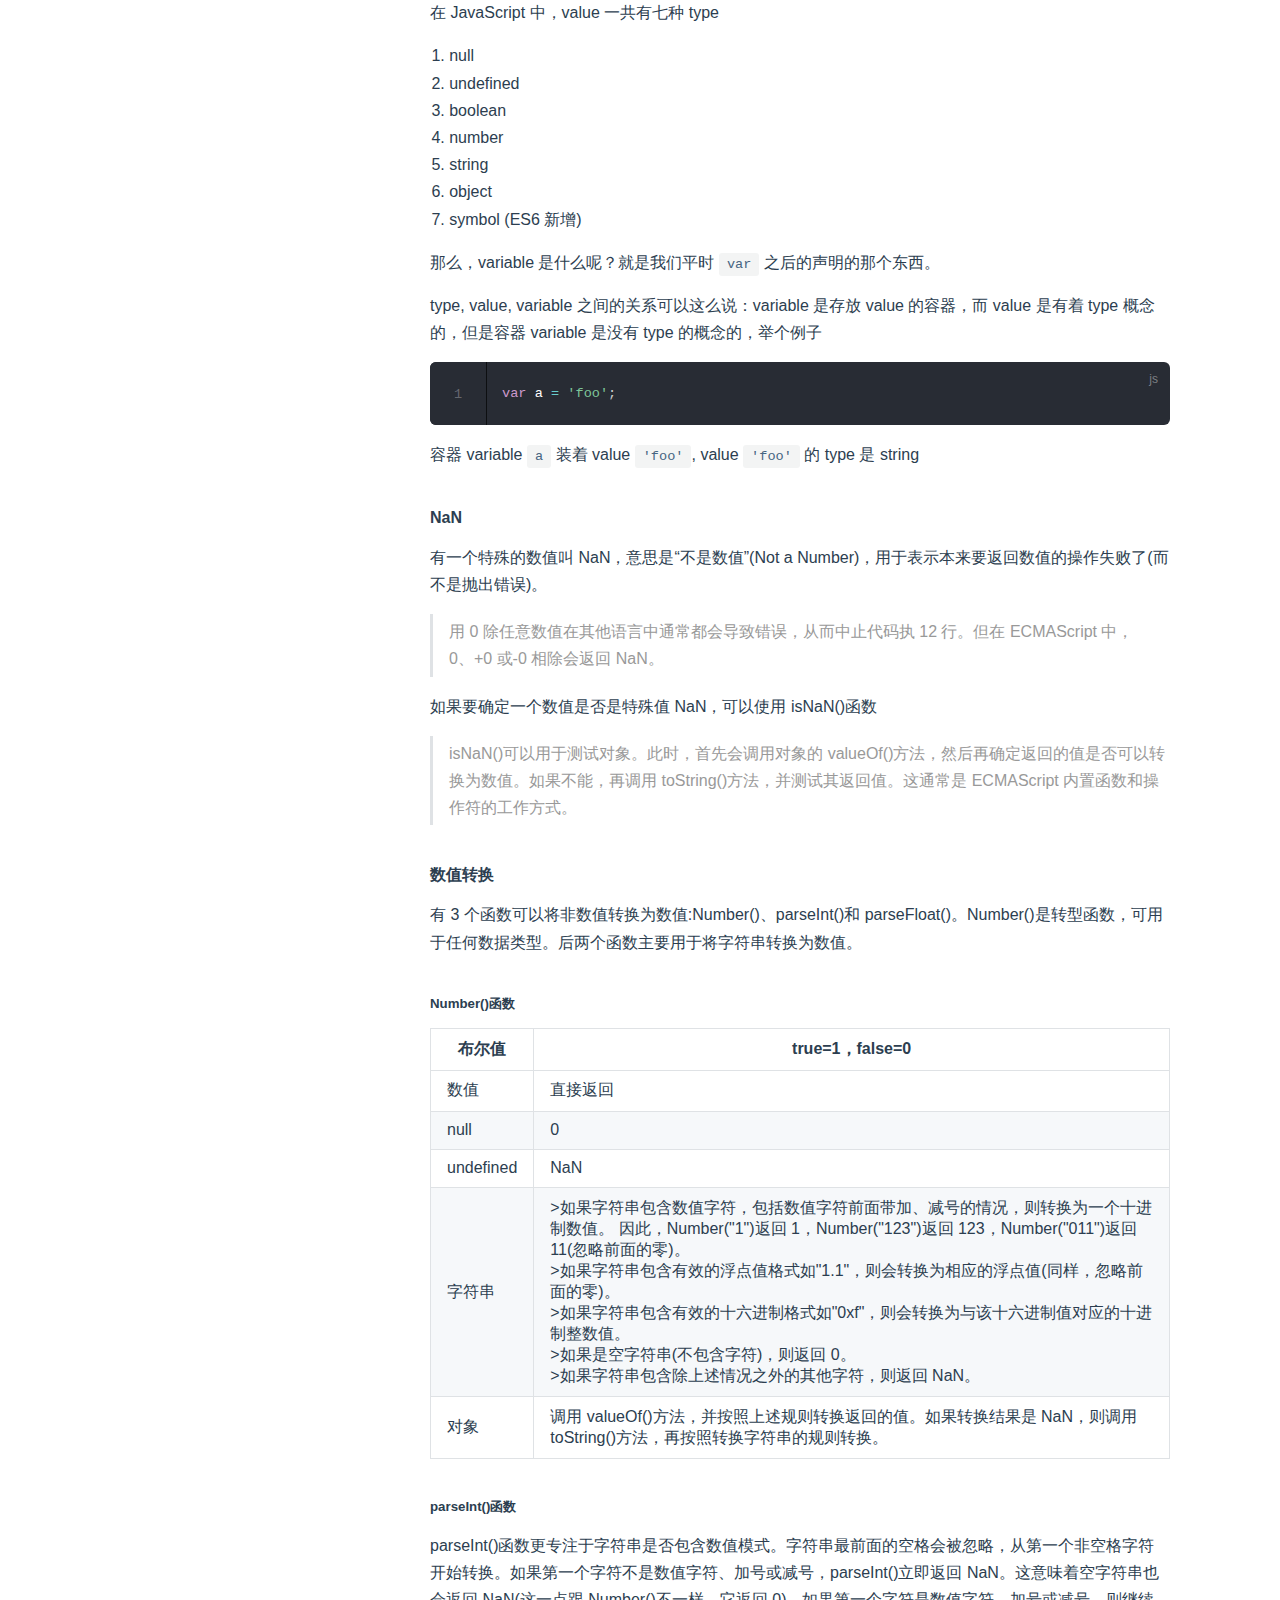
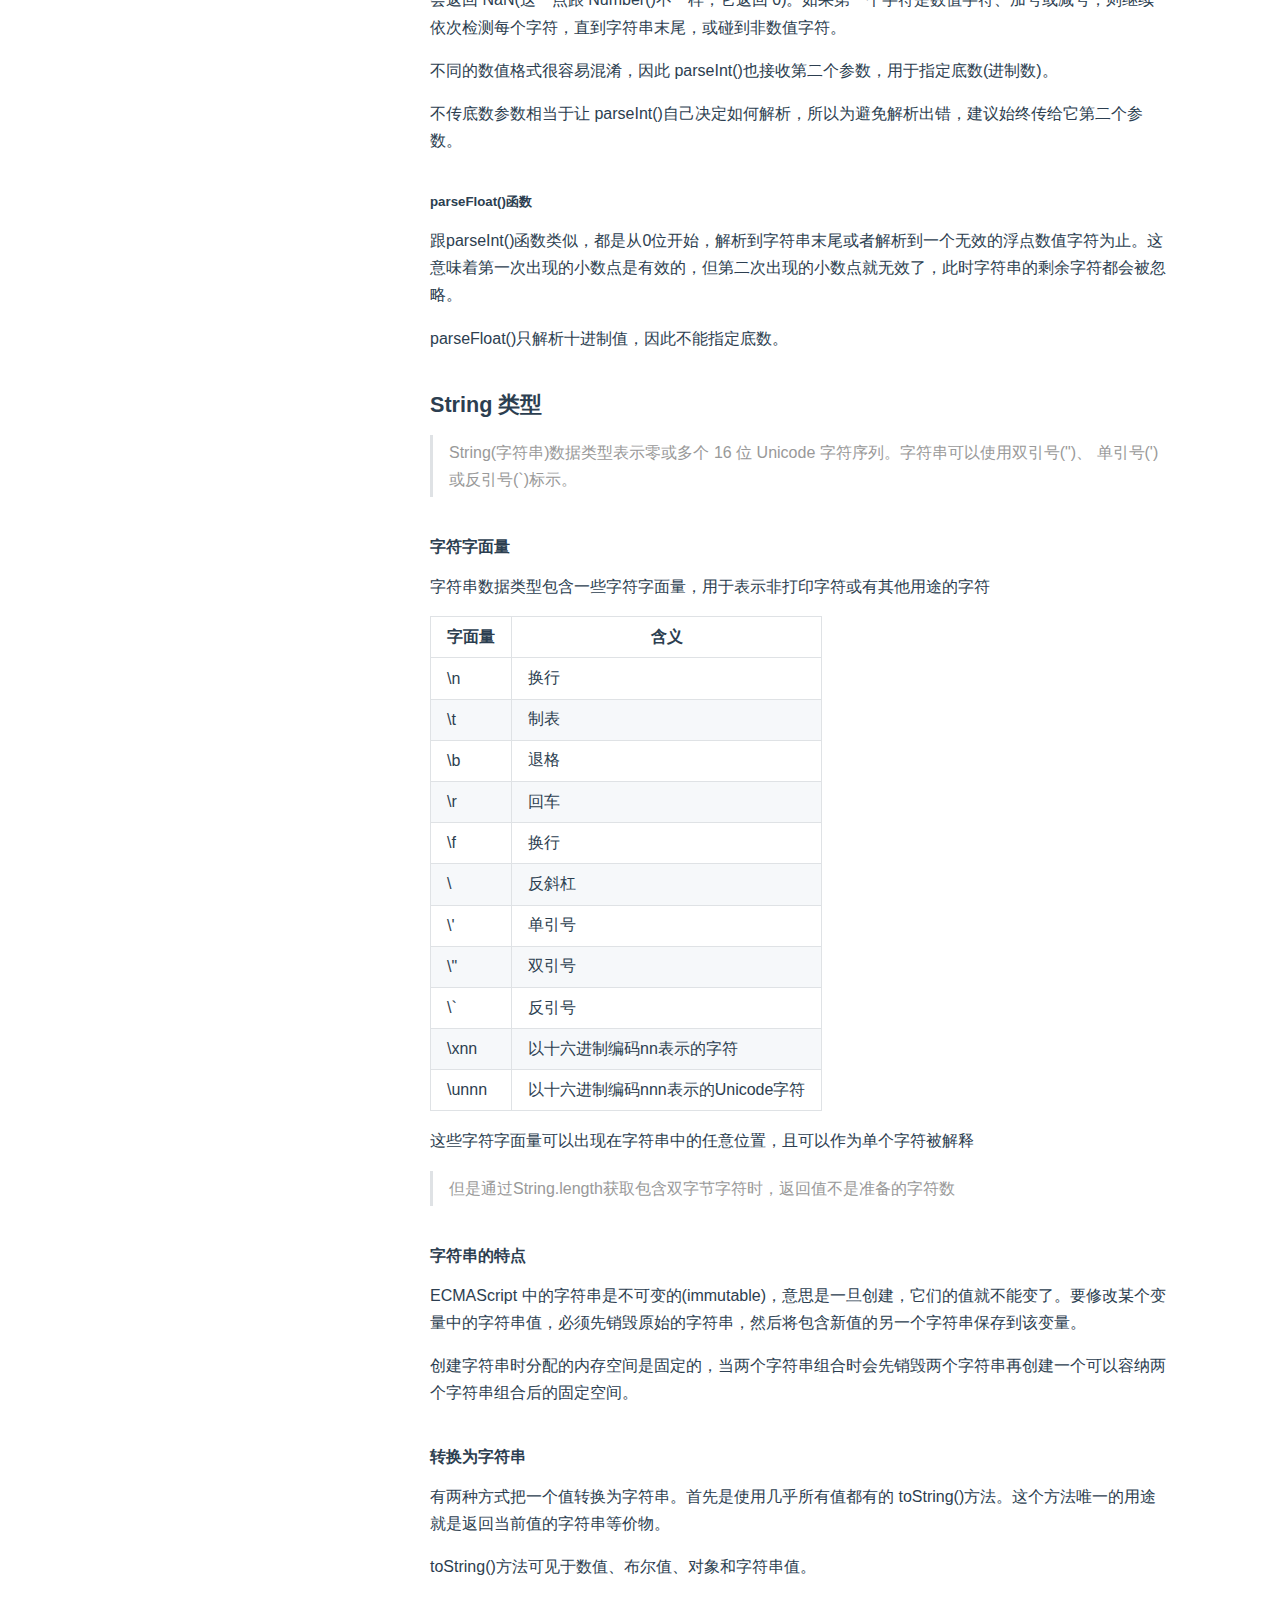
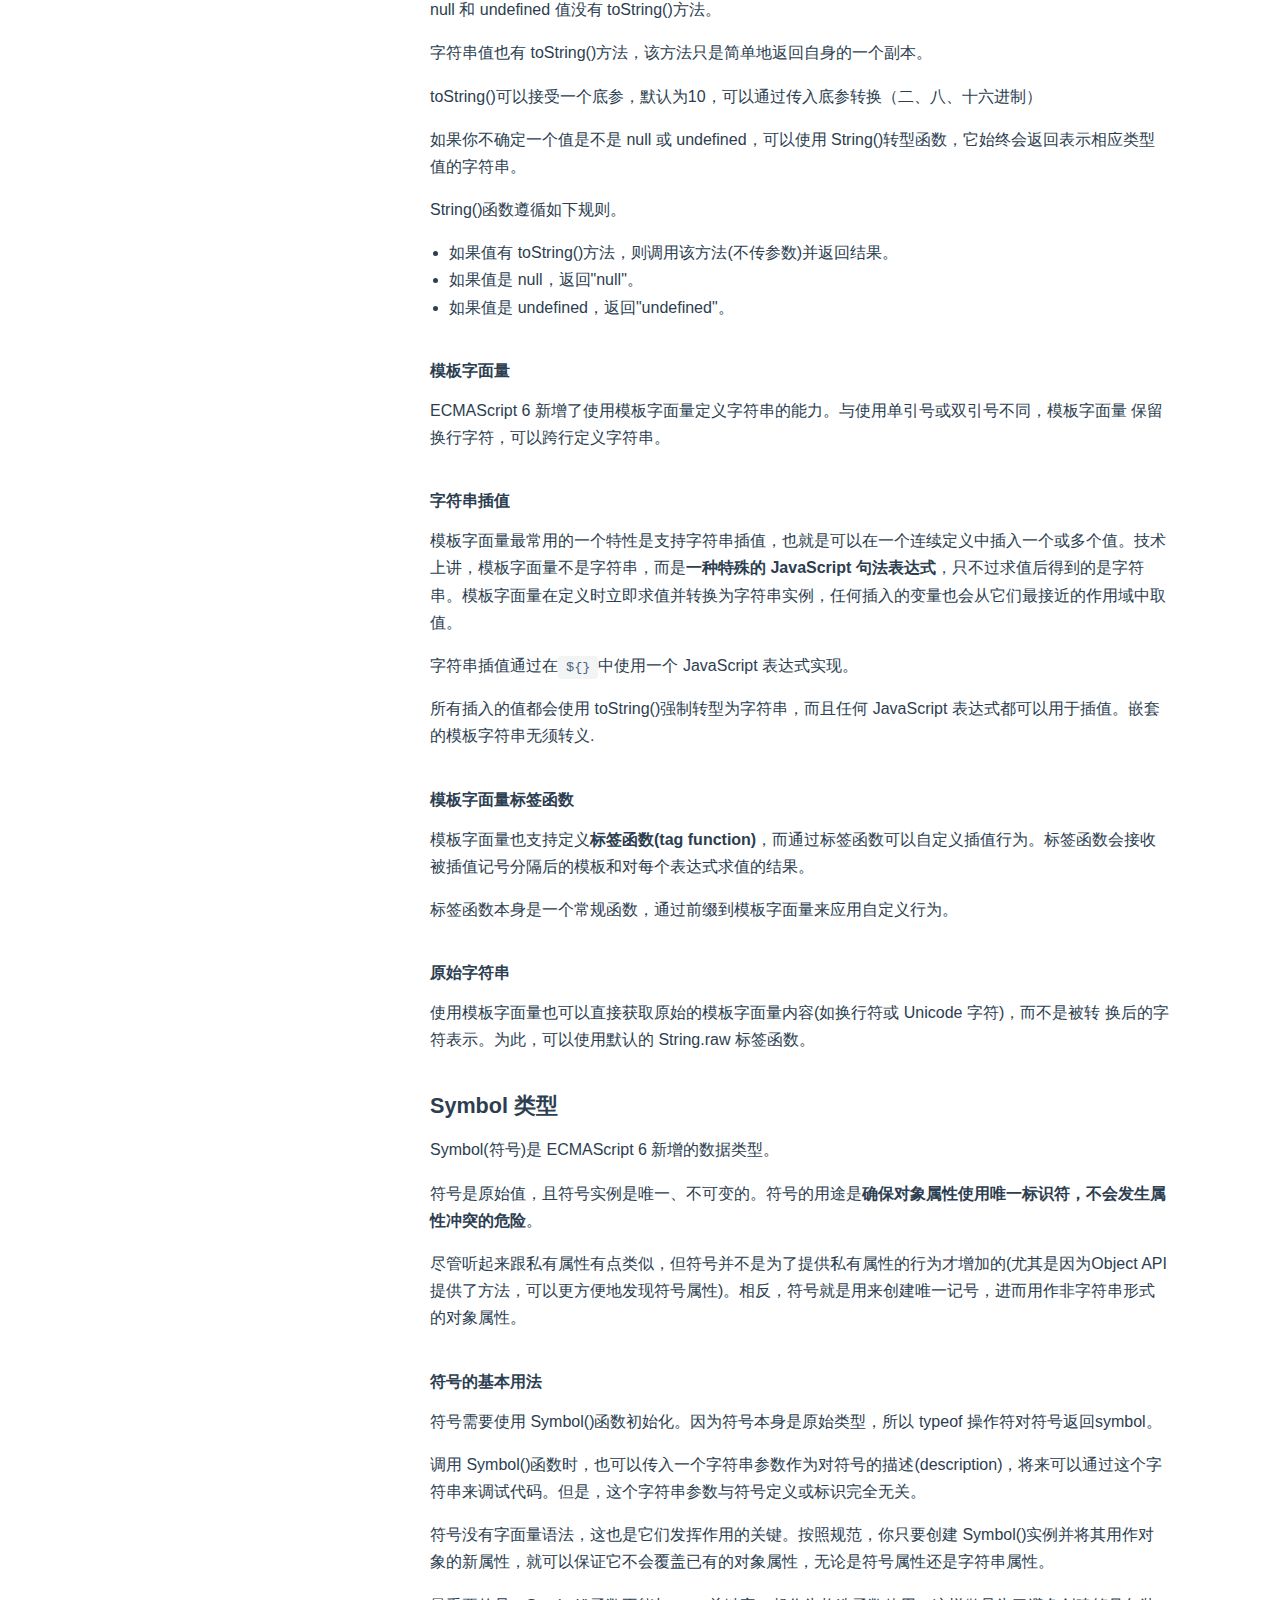
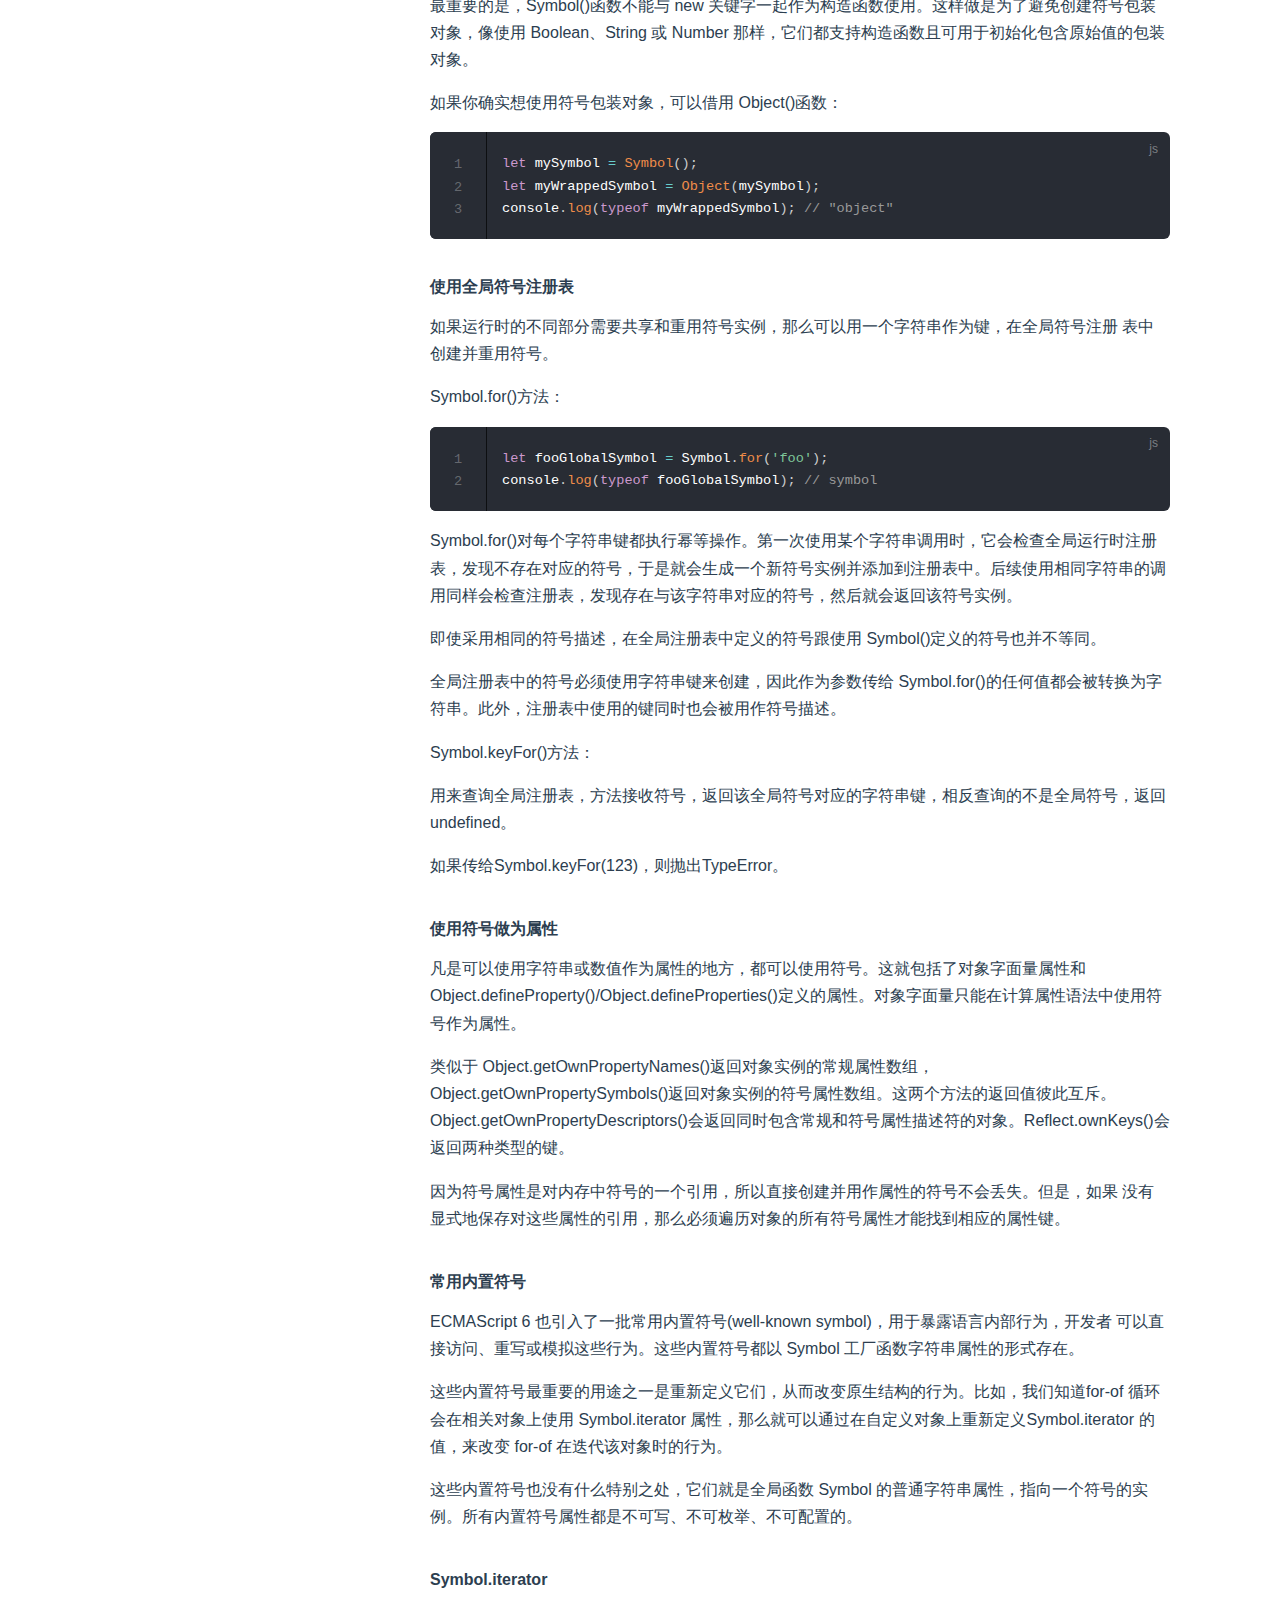
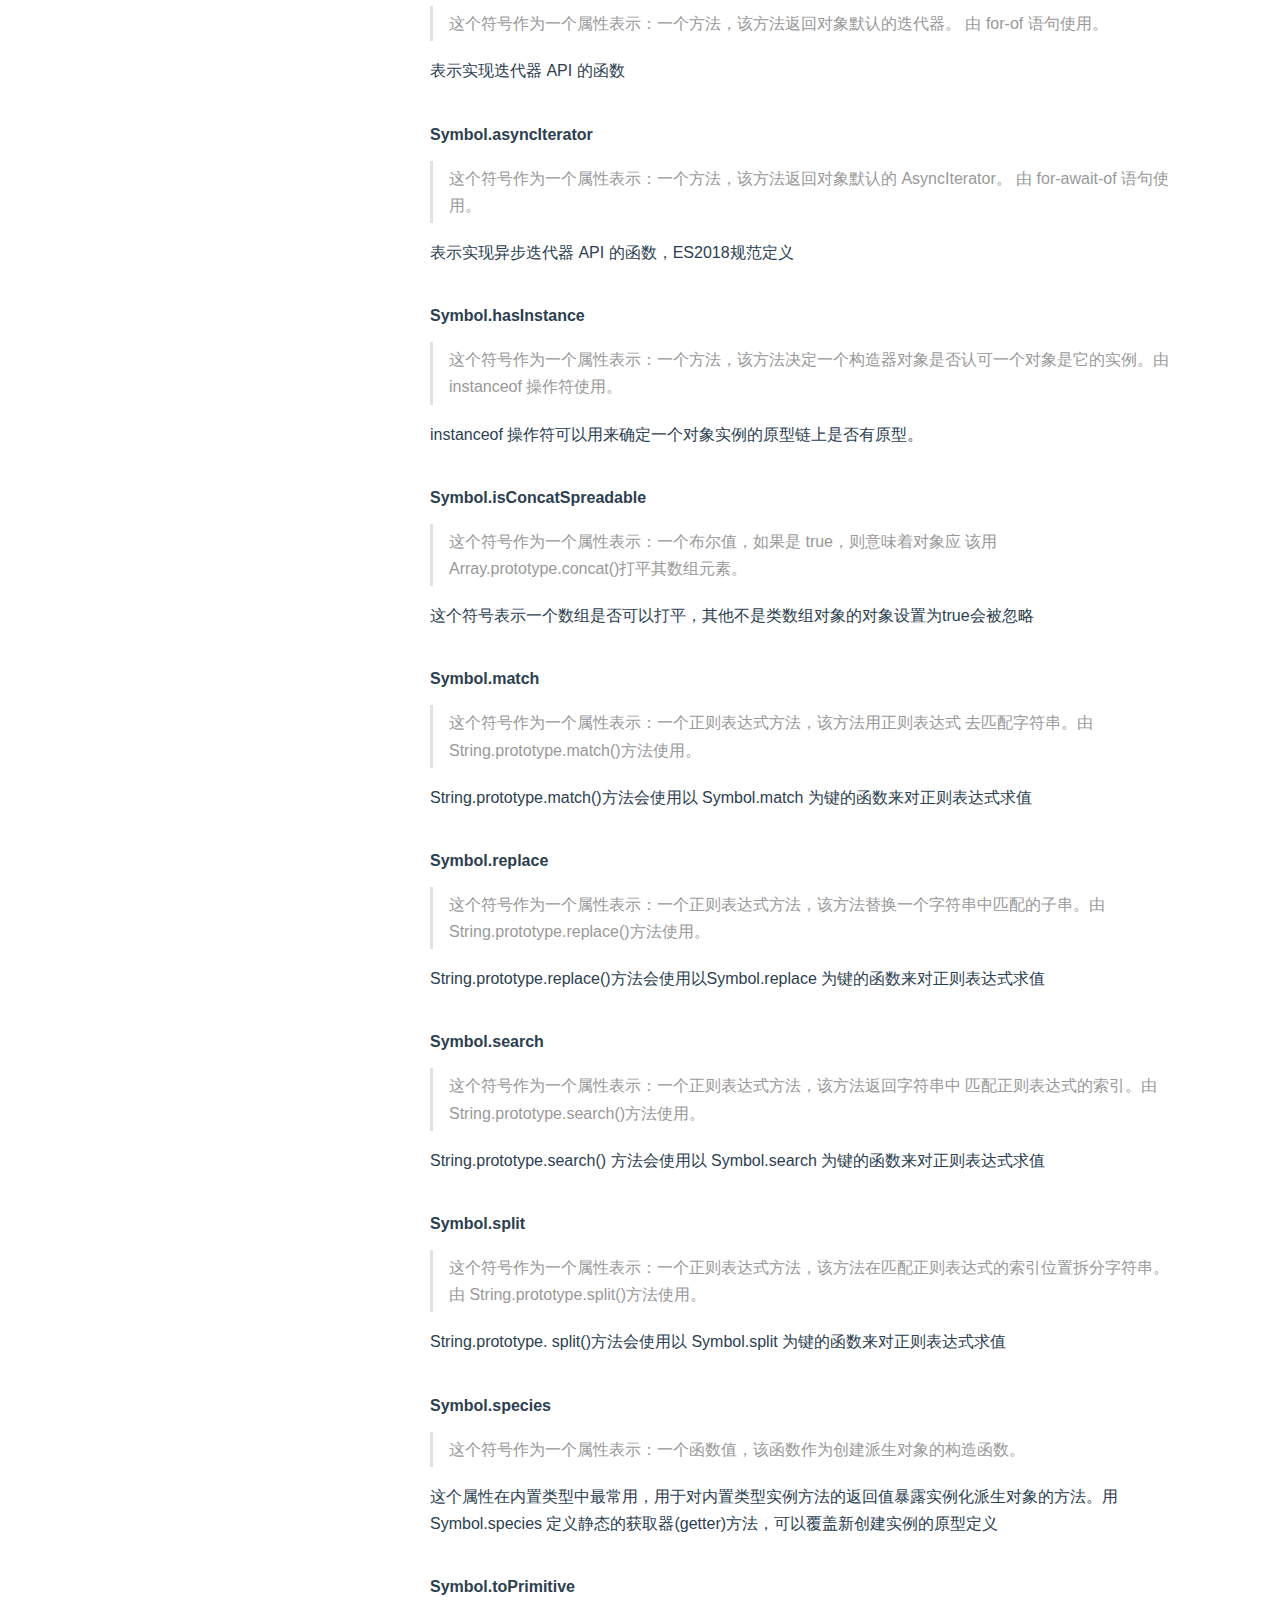
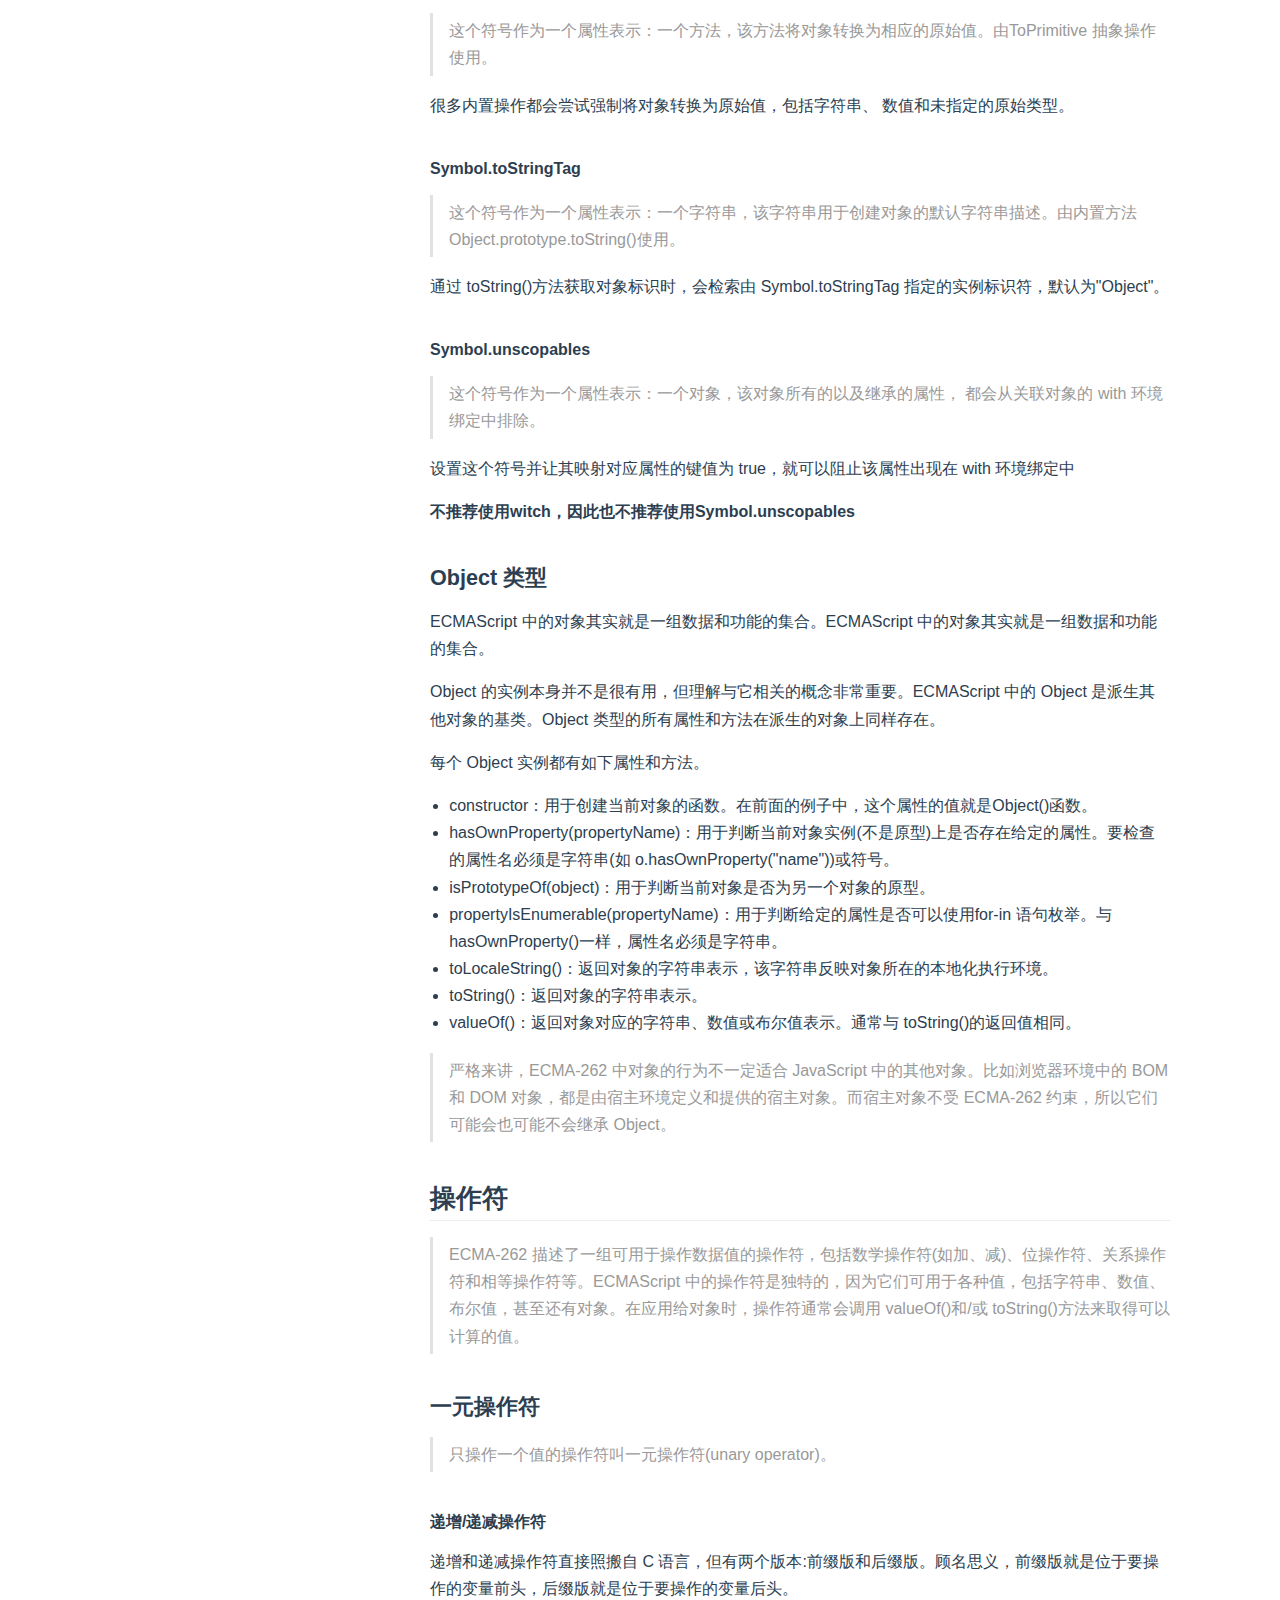
<file: pages/Little-red-book-fourth/3/class-1.html>
<!DOCTYPE html>
<html lang="en-US">
  <head>
    <meta charset="utf-8">
    <meta name="viewport" content="width=device-width,initial-scale=1">
    <title>语言基础 | JS-Drama</title>
    <meta name="generator" content="VuePress 1.8.0">
    <link rel="icon" href="/assets/images/favicon.ico">
    <meta name="description" content="JS-Drama的前端记录">
    
    <link rel="preload" href="/assets/css/0.styles.76891a63.css" as="style"><link rel="preload" href="/assets/js/app.9454abc9.js" as="script"><link rel="preload" href="/assets/js/2.62a85667.js" as="script"><link rel="preload" href="/assets/js/11.4f7dc882.js" as="script"><link rel="prefetch" href="/assets/js/10.26880948.js"><link rel="prefetch" href="/assets/js/12.5477dcee.js"><link rel="prefetch" href="/assets/js/13.26988e73.js"><link rel="prefetch" href="/assets/js/14.8cda783c.js"><link rel="prefetch" href="/assets/js/15.bc5c35ae.js"><link rel="prefetch" href="/assets/js/16.f525dab1.js"><link rel="prefetch" href="/assets/js/3.607988fe.js"><link rel="prefetch" href="/assets/js/4.8496522d.js"><link rel="prefetch" href="/assets/js/5.88d07b8b.js"><link rel="prefetch" href="/assets/js/6.c671543d.js"><link rel="prefetch" href="/assets/js/7.6958cc2c.js"><link rel="prefetch" href="/assets/js/8.38abe476.js"><link rel="prefetch" href="/assets/js/9.5830ce87.js">
    <link rel="stylesheet" href="/assets/css/0.styles.76891a63.css">
  </head>
  <body>
    <div id="app" data-server-rendered="true"><div class="theme-container"><header class="navbar"><div class="sidebar-button"><svg xmlns="http://www.w3.org/2000/svg" aria-hidden="true" role="img" viewBox="0 0 448 512" class="icon"><path fill="currentColor" d="M436 124H12c-6.627 0-12-5.373-12-12V80c0-6.627 5.373-12 12-12h424c6.627 0 12 5.373 12 12v32c0 6.627-5.373 12-12 12zm0 160H12c-6.627 0-12-5.373-12-12v-32c0-6.627 5.373-12 12-12h424c6.627 0 12 5.373 12 12v32c0 6.627-5.373 12-12 12zm0 160H12c-6.627 0-12-5.373-12-12v-32c0-6.627 5.373-12 12-12h424c6.627 0 12 5.373 12 12v32c0 6.627-5.373 12-12 12z"></path></svg></div> <a href="/" class="home-link router-link-active"><img src="/assets/images/logo.jpg" alt="JS-Drama" class="logo"> <span class="site-name can-hide">JS-Drama</span></a> <div class="links"><div class="search-box"><input aria-label="Search" autocomplete="off" spellcheck="false" value=""> <!----></div> <nav class="nav-links can-hide"><div class="nav-item"><a href="/" class="nav-link">
  首页
</a></div><div class="nav-item"><div class="dropdown-wrapper"><button type="button" aria-label="红宝书笔记" class="dropdown-title"><span class="title">红宝书笔记</span> <span class="arrow down"></span></button> <button type="button" aria-label="红宝书笔记" class="mobile-dropdown-title"><span class="title">红宝书笔记</span> <span class="arrow right"></span></button> <ul class="nav-dropdown" style="display:none;"><li class="dropdown-item"><!----> <a href="/pages/Little-red-book-fourth/1/class-1.html" class="nav-link">
  1. 什么是 JavaScript
</a></li><li class="dropdown-item"><!----> <a href="/pages/Little-red-book-fourth/2/class-1.html" class="nav-link">
  2. HTML 中的 JavaScript
</a></li><li class="dropdown-item"><!----> <a href="/pages/Little-red-book-fourth/3/class-1.html" aria-current="page" class="nav-link router-link-exact-active router-link-active">
  3. 语言基础
</a></li></ul></div></div><div class="nav-item"><div class="dropdown-wrapper"><button type="button" aria-label="工具类" class="dropdown-title"><span class="title">工具类</span> <span class="arrow down"></span></button> <button type="button" aria-label="工具类" class="mobile-dropdown-title"><span class="title">工具类</span> <span class="arrow right"></span></button> <ul class="nav-dropdown" style="display:none;"><li class="dropdown-item"><!----> <a href="/pages/Tool/commitizen/class_1.html" class="nav-link">
  git cz
</a></li></ul></div></div><div class="nav-item"><div class="dropdown-wrapper"><button type="button" aria-label="杂类-待分类" class="dropdown-title"><span class="title">杂类-待分类</span> <span class="arrow down"></span></button> <button type="button" aria-label="杂类-待分类" class="mobile-dropdown-title"><span class="title">杂类-待分类</span> <span class="arrow right"></span></button> <ul class="nav-dropdown" style="display:none;"><li class="dropdown-item"><!----> <a href="/pages/Miscellaneous/namingThings/class_1.html" class="nav-link">
  函数命名
</a></li><li class="dropdown-item"><!----> <a href="/pages/Miscellaneous/vue+websocket/class_1.html" class="nav-link">
  vue+websocket
</a></li><li class="dropdown-item"><!----> <a href="/pages/Miscellaneous/git/class_1.html" class="nav-link">
  git常用命令
</a></li></ul></div></div><div class="nav-item"><a href="https://github.com/JS-Drama/JS-Drama.github.io" target="_blank" rel="noopener noreferrer" class="nav-link external">
  Github
  <span><svg xmlns="http://www.w3.org/2000/svg" aria-hidden="true" focusable="false" x="0px" y="0px" viewBox="0 0 100 100" width="15" height="15" class="icon outbound"><path fill="currentColor" d="M18.8,85.1h56l0,0c2.2,0,4-1.8,4-4v-32h-8v28h-48v-48h28v-8h-32l0,0c-2.2,0-4,1.8-4,4v56C14.8,83.3,16.6,85.1,18.8,85.1z"></path> <polygon fill="currentColor" points="45.7,48.7 51.3,54.3 77.2,28.5 77.2,37.2 85.2,37.2 85.2,14.9 62.8,14.9 62.8,22.9 71.5,22.9"></polygon></svg> <span class="sr-only">(opens new window)</span></span></a></div> <!----></nav></div></header> <div class="sidebar-mask"></div> <aside class="sidebar"><nav class="nav-links"><div class="nav-item"><a href="/" class="nav-link">
  首页
</a></div><div class="nav-item"><div class="dropdown-wrapper"><button type="button" aria-label="红宝书笔记" class="dropdown-title"><span class="title">红宝书笔记</span> <span class="arrow down"></span></button> <button type="button" aria-label="红宝书笔记" class="mobile-dropdown-title"><span class="title">红宝书笔记</span> <span class="arrow right"></span></button> <ul class="nav-dropdown" style="display:none;"><li class="dropdown-item"><!----> <a href="/pages/Little-red-book-fourth/1/class-1.html" class="nav-link">
  1. 什么是 JavaScript
</a></li><li class="dropdown-item"><!----> <a href="/pages/Little-red-book-fourth/2/class-1.html" class="nav-link">
  2. HTML 中的 JavaScript
</a></li><li class="dropdown-item"><!----> <a href="/pages/Little-red-book-fourth/3/class-1.html" aria-current="page" class="nav-link router-link-exact-active router-link-active">
  3. 语言基础
</a></li></ul></div></div><div class="nav-item"><div class="dropdown-wrapper"><button type="button" aria-label="工具类" class="dropdown-title"><span class="title">工具类</span> <span class="arrow down"></span></button> <button type="button" aria-label="工具类" class="mobile-dropdown-title"><span class="title">工具类</span> <span class="arrow right"></span></button> <ul class="nav-dropdown" style="display:none;"><li class="dropdown-item"><!----> <a href="/pages/Tool/commitizen/class_1.html" class="nav-link">
  git cz
</a></li></ul></div></div><div class="nav-item"><div class="dropdown-wrapper"><button type="button" aria-label="杂类-待分类" class="dropdown-title"><span class="title">杂类-待分类</span> <span class="arrow down"></span></button> <button type="button" aria-label="杂类-待分类" class="mobile-dropdown-title"><span class="title">杂类-待分类</span> <span class="arrow right"></span></button> <ul class="nav-dropdown" style="display:none;"><li class="dropdown-item"><!----> <a href="/pages/Miscellaneous/namingThings/class_1.html" class="nav-link">
  函数命名
</a></li><li class="dropdown-item"><!----> <a href="/pages/Miscellaneous/vue+websocket/class_1.html" class="nav-link">
  vue+websocket
</a></li><li class="dropdown-item"><!----> <a href="/pages/Miscellaneous/git/class_1.html" class="nav-link">
  git常用命令
</a></li></ul></div></div><div class="nav-item"><a href="https://github.com/JS-Drama/JS-Drama.github.io" target="_blank" rel="noopener noreferrer" class="nav-link external">
  Github
  <span><svg xmlns="http://www.w3.org/2000/svg" aria-hidden="true" focusable="false" x="0px" y="0px" viewBox="0 0 100 100" width="15" height="15" class="icon outbound"><path fill="currentColor" d="M18.8,85.1h56l0,0c2.2,0,4-1.8,4-4v-32h-8v28h-48v-48h28v-8h-32l0,0c-2.2,0-4,1.8-4,4v56C14.8,83.3,16.6,85.1,18.8,85.1z"></path> <polygon fill="currentColor" points="45.7,48.7 51.3,54.3 77.2,28.5 77.2,37.2 85.2,37.2 85.2,14.9 62.8,14.9 62.8,22.9 71.5,22.9"></polygon></svg> <span class="sr-only">(opens new window)</span></span></a></div> <!----></nav>  <ul class="sidebar-links"><li><section class="sidebar-group depth-0"><p class="sidebar-heading open"><span>语言基础</span> <!----></p> <ul class="sidebar-links sidebar-group-items"><li><a href="/pages/Little-red-book-fourth/3/class-1.html#语法" class="sidebar-link">语法</a><ul class="sidebar-sub-headers"><li class="sidebar-sub-header"><a href="/pages/Little-red-book-fourth/3/class-1.html#区分大小写" class="sidebar-link">区分大小写</a></li><li class="sidebar-sub-header"><a href="/pages/Little-red-book-fourth/3/class-1.html#标识符" class="sidebar-link">标识符</a></li><li class="sidebar-sub-header"><a href="/pages/Little-red-book-fourth/3/class-1.html#注释" class="sidebar-link">注释</a></li><li class="sidebar-sub-header"><a href="/pages/Little-red-book-fourth/3/class-1.html#严格模式" class="sidebar-link">严格模式</a></li><li class="sidebar-sub-header"><a href="/pages/Little-red-book-fourth/3/class-1.html#语句" class="sidebar-link">语句</a></li></ul></li><li><a href="/pages/Little-red-book-fourth/3/class-1.html#关键字与保留字" class="sidebar-link">关键字与保留字</a><ul class="sidebar-sub-headers"></ul></li><li><a href="/pages/Little-red-book-fourth/3/class-1.html#变量" class="sidebar-link">变量</a><ul class="sidebar-sub-headers"><li class="sidebar-sub-header"><a href="/pages/Little-red-book-fourth/3/class-1.html#var" class="sidebar-link">var</a></li><li class="sidebar-sub-header"><a href="/pages/Little-red-book-fourth/3/class-1.html#let" class="sidebar-link">let</a></li><li class="sidebar-sub-header"><a href="/pages/Little-red-book-fourth/3/class-1.html#const" class="sidebar-link">const</a></li><li class="sidebar-sub-header"><a href="/pages/Little-red-book-fourth/3/class-1.html#声明风格及最佳实践" class="sidebar-link">声明风格及最佳实践</a></li></ul></li><li><a href="/pages/Little-red-book-fourth/3/class-1.html#数据类型" class="sidebar-link">数据类型</a><ul class="sidebar-sub-headers"><li class="sidebar-sub-header"><a href="/pages/Little-red-book-fourth/3/class-1.html#typeof-操作符" class="sidebar-link">typeof 操作符</a></li><li class="sidebar-sub-header"><a href="/pages/Little-red-book-fourth/3/class-1.html#undefined-类型" class="sidebar-link">Undefined 类型</a></li><li class="sidebar-sub-header"><a href="/pages/Little-red-book-fourth/3/class-1.html#null-类型" class="sidebar-link">Null 类型</a></li><li class="sidebar-sub-header"><a href="/pages/Little-red-book-fourth/3/class-1.html#boolean-类型" class="sidebar-link">Boolean 类型</a></li><li class="sidebar-sub-header"><a href="/pages/Little-red-book-fourth/3/class-1.html#number-类型" class="sidebar-link">Number 类型</a></li><li class="sidebar-sub-header"><a href="/pages/Little-red-book-fourth/3/class-1.html#string-类型" class="sidebar-link">String 类型</a></li><li class="sidebar-sub-header"><a href="/pages/Little-red-book-fourth/3/class-1.html#symbol-类型" class="sidebar-link">Symbol 类型</a></li><li class="sidebar-sub-header"><a href="/pages/Little-red-book-fourth/3/class-1.html#object-类型" class="sidebar-link">Object 类型</a></li></ul></li><li><a href="/pages/Little-red-book-fourth/3/class-1.html#操作符" class="sidebar-link">操作符</a><ul class="sidebar-sub-headers"><li class="sidebar-sub-header"><a href="/pages/Little-red-book-fourth/3/class-1.html#一元操作符" class="sidebar-link">一元操作符</a></li><li class="sidebar-sub-header"><a href="/pages/Little-red-book-fourth/3/class-1.html#位操作符" class="sidebar-link">位操作符</a></li><li class="sidebar-sub-header"><a href="/pages/Little-red-book-fourth/3/class-1.html#布尔操作符" class="sidebar-link">布尔操作符</a></li><li class="sidebar-sub-header"><a href="/pages/Little-red-book-fourth/3/class-1.html#乘性操作符" class="sidebar-link">乘性操作符</a></li><li class="sidebar-sub-header"><a href="/pages/Little-red-book-fourth/3/class-1.html#指数操作符" class="sidebar-link">指数操作符</a></li><li class="sidebar-sub-header"><a href="/pages/Little-red-book-fourth/3/class-1.html#加性操作符" class="sidebar-link">加性操作符</a></li><li class="sidebar-sub-header"><a href="/pages/Little-red-book-fourth/3/class-1.html#关系操作符" class="sidebar-link">关系操作符</a></li><li class="sidebar-sub-header"><a href="/pages/Little-red-book-fourth/3/class-1.html#相等操作符" class="sidebar-link">相等操作符</a></li><li class="sidebar-sub-header"><a href="/pages/Little-red-book-fourth/3/class-1.html#条件操作符" class="sidebar-link">条件操作符</a></li><li class="sidebar-sub-header"><a href="/pages/Little-red-book-fourth/3/class-1.html#赋值操作符" class="sidebar-link">赋值操作符</a></li><li class="sidebar-sub-header"><a href="/pages/Little-red-book-fourth/3/class-1.html#逗号操作符" class="sidebar-link">逗号操作符</a></li></ul></li><li><a href="/pages/Little-red-book-fourth/3/class-1.html#语句-2" class="sidebar-link">语句</a><ul class="sidebar-sub-headers"><li class="sidebar-sub-header"><a href="/pages/Little-red-book-fourth/3/class-1.html#if语句" class="sidebar-link">if语句</a></li><li class="sidebar-sub-header"><a href="/pages/Little-red-book-fourth/3/class-1.html#do-while语句" class="sidebar-link">do-while语句</a></li><li class="sidebar-sub-header"><a href="/pages/Little-red-book-fourth/3/class-1.html#while语句" class="sidebar-link">while语句</a></li><li class="sidebar-sub-header"><a href="/pages/Little-red-book-fourth/3/class-1.html#for语句" class="sidebar-link">for语句</a></li><li class="sidebar-sub-header"><a href="/pages/Little-red-book-fourth/3/class-1.html#for-in语句" class="sidebar-link">for-in语句</a></li><li class="sidebar-sub-header"><a href="/pages/Little-red-book-fourth/3/class-1.html#for-of语句" class="sidebar-link">for-of语句</a></li><li class="sidebar-sub-header"><a href="/pages/Little-red-book-fourth/3/class-1.html#标签语句" class="sidebar-link">标签语句</a></li><li class="sidebar-sub-header"><a href="/pages/Little-red-book-fourth/3/class-1.html#break和continue语句" class="sidebar-link">break和continue语句</a></li><li class="sidebar-sub-header"><a href="/pages/Little-red-book-fourth/3/class-1.html#with语句" class="sidebar-link">with语句</a></li><li class="sidebar-sub-header"><a href="/pages/Little-red-book-fourth/3/class-1.html#switch语句" class="sidebar-link">switch语句</a></li></ul></li><li><a href="/pages/Little-red-book-fourth/3/class-1.html#函数" class="sidebar-link">函数</a><ul class="sidebar-sub-headers"></ul></li><li><a href="/pages/Little-red-book-fourth/3/class-1.html#小结" class="sidebar-link">小结</a><ul class="sidebar-sub-headers"></ul></li></ul></section></li></ul> </aside> <main class="page"> <div class="theme-default-content content__default"><h1 id="语言基础"><a href="#语言基础" class="header-anchor">#</a> 语言基础</h1> <blockquote><p>任何语言的核心所描述的都是这门语言在最基本的层面上如何工作，涉及语法、操作符、数据类型 以及内置功能，在此基础之上才可以构建复杂的解决方案。如前所述，ECMA-262 以一个名为 ECMAScript 的伪语言的形式，定义了 JavaScript 的所有这些方面。</p> <p>ECMA-262 第 5 版(ES5)定义的 ECMAScript，是目前为止实现得最为广泛(即受浏览器支持最好) 的一个版本。第 6 版(ES6)在浏览器中的实现(即受支持)程度次之。到 2017 年底，大多数主流浏览器几乎或全部实现了这一版的规范。为此，本章接下来的内容主要基于 ECMAScript 第 6 版。</p></blockquote> <h2 id="语法"><a href="#语法" class="header-anchor">#</a> 语法</h2> <p>ECMAScript 的语法很大程度上借鉴了 C 语言和其他类 C 语言，如 Java 和 Perl。熟悉这些语言的开发者，应该很容易理解 ECMAScript 宽松的语法。</p> <h3 id="区分大小写"><a href="#区分大小写" class="header-anchor">#</a> 区分大小写</h3> <p>ECMAScript 中一切都区分大小写，无论是变量、函数名还是操作符。变量 test 和 Test 是两个完全不同的变量。</p> <h3 id="标识符"><a href="#标识符" class="header-anchor">#</a> 标识符</h3> <blockquote><p>就是变量、函数或函数参数的名称</p></blockquote> <ol><li>第一个字符必须是一个字母、下划线或美元符号</li> <li>剩下的可以使字母、下划线、美元符号或数字</li></ol> <p>按照惯例，ECMAScript 标识符使用驼峰大小写形式</p> <h3 id="注释"><a href="#注释" class="header-anchor">#</a> 注释</h3> <p>ECMAScript 采用 C 语言风格的注释，包括单行注释和块注释。单行注释以两个斜杠字符开头，如:</p> <div class="language-javascript line-numbers-mode"><pre class="language-javascript"><code><span class="token comment">// 单行注释</span>
</code></pre> <div class="line-numbers-wrapper"><span class="line-number">1</span><br></div></div><p>块注释以一个斜杠和一个星号(/*)开头，以它们的反向组合(*/)结尾，如:</p> <div class="language-javascript line-numbers-mode"><pre class="language-javascript"><code><span class="token comment">/* 这是多行
注释 */</span>
</code></pre> <div class="line-numbers-wrapper"><span class="line-number">1</span><br><span class="line-number">2</span><br></div></div><h3 id="严格模式"><a href="#严格模式" class="header-anchor">#</a> 严格模式</h3> <p>ECMAScript 5 增加了严格模式(strict mode)的概念。严格模式是一种不同的 JavaScript 解析和执 行模型，ECMAScript 3 的一些不规范写法在这种模式下会被处理，对于不安全的活动将抛出错误。要对 整个脚本启用严格模式，在脚本开头加上这一行:</p> <p><code>&quot;use strict&quot;;</code></p> <p>虽然看起来像个没有赋值给任何变量的字符串，但它其实是一个预处理指令。任何支持的 JavaScript 引擎看到它都会切换到严格模式。选择这种语法形式的目的是不破坏 ECMAScript 3 语法。</p> <p>也可以单独指定一个函数在严格模式下执行，只要把这个预处理指令放到函数体开头即可:</p> <div class="language-javascript line-numbers-mode"><pre class="language-javascript"><code><span class="token keyword">function</span> <span class="token function">doSomething</span><span class="token punctuation">(</span><span class="token punctuation">)</span> <span class="token punctuation">{</span>
  <span class="token string">'use strict'</span><span class="token punctuation">;</span>
  <span class="token comment">// 函数体</span>
<span class="token punctuation">}</span>
</code></pre> <div class="line-numbers-wrapper"><span class="line-number">1</span><br><span class="line-number">2</span><br><span class="line-number">3</span><br><span class="line-number">4</span><br></div></div><p>严格模式会影响 JavaScript 执行的很多方面，所有现代浏览器都支持严格模式。</p> <h3 id="语句"><a href="#语句" class="header-anchor">#</a> 语句</h3> <p>ECMAScript 中的语句以分号结尾。省略分号意味着解析器不确定语句在哪里结尾，即时语句末尾的分号不是必需的，也应该加上。避免在代码压缩时造成错误的解析，加分号有助于提升性能，因为解析器会尝试在合适的位置补上分号以纠正语法错误。</p> <h2 id="关键字与保留字"><a href="#关键字与保留字" class="header-anchor">#</a> 关键字与保留字</h2> <table><thead><tr><th>ECMA-262 第 6 版-目前</th> <th>ECMA-262 第 6 版-未来</th></tr></thead> <tbody><tr><td>break、do、in、typeof、case、else、instanceof、var、catch、export、new、void、class、extends、return、while、const、finally、super、with、continue、for、switch、yield、debugger、function、this、default、if、throw、delete、import、try</td> <td>enum、implements、package、public、interface、protected、static、let、provate、await</td></tr></tbody></table> <blockquote><p>这些词汇不能用作标识符，但现在还可以用作对象的属性名。一般来说，最好还是不要使用关键字</p> <p>和保留字作为标识符和属性名，以确保兼容过去和未来的 ECMAScript 版本。</p></blockquote> <h2 id="变量"><a href="#变量" class="header-anchor">#</a> 变量</h2> <p>ECMAScript 变量是松散类型的，意思是变量可以用于保存任何类型的数据。每个变量只不过是一个用于保存任意值的命名占位符。有 3 个关键字可以声明变量:var、const 和 let。其中，var 在 ECMAScript 的所有版本中都可以使用，而 const 和 let 只能在 ECMAScript 6 及更晚的版本中使用。</p> <h3 id="var"><a href="#var" class="header-anchor">#</a> var</h3> <p>var 存在声明提升以及污染全局（成为 Window 对象的属性）的问题，建议使用 let 与 const 代替。</p> <h3 id="let"><a href="#let" class="header-anchor">#</a> let</h3> <p>let 声明的范围是块作用域</p> <p>let 不予许冗余声明</p> <p>let 不存在声明提升</p> <p>let 存在暂时性死区（temporal dead zone）</p> <p>let 不可以条件声明</p> <blockquote><p>不能使用 let 进行条件式声明是件好事，因为条件声明是一种反模式，它让程序变 得更难理解。如果你发现自己在使用这个模式，那一定有更好的替代方式。</p></blockquote> <p>let 与 for 循环</p> <blockquote><p>JavaScript 引擎在后台会为每个迭代循环声明一个新的迭代变量。 每个 setTimeout 引用的都是不同的变量实例，所以 console.log 输出的是我们期望的值，也就是循环执行过程中每个迭代变量的值。</p> <p>这种每次迭代声明一个独立变量实例的行为适用于所有风格的 for 循环，包括 for-in 和 for-of 循环。</p></blockquote> <h3 id="const"><a href="#const" class="header-anchor">#</a> const</h3> <blockquote><p>const 的行为与 let 基本相同，唯一一个重要的区别是用它声明变量时必须同时初始化变量，且尝试修改 const 声明的变量会导致运行时错误。</p></blockquote> <p>const 声明的限制只适用于它指向的变量的引用。如果 const 变量引用的是一个对象， 那么修改这个对象内部的属性并不违反 const 的限制。</p> <h3 id="声明风格及最佳实践"><a href="#声明风格及最佳实践" class="header-anchor">#</a> 声明风格及最佳实践</h3> <blockquote><p>ECMAScript 6 增加 let 和 const 从客观上为这门语言更精确地声明作用域和语义提供了更好的支 11 持。行为怪异的 var 所造成的各种问题，已经让 JavaScript 社区为之苦恼了很多年。随着这两个新关键字的出现，新的有助于提升代码质量的最佳实践也逐渐显现。</p></blockquote> <p>1.不使用 var</p> <p>有了 let 和 const，大多数开发者会发现自己不再需要 var 了。限制自己只使用 let 和 const 有助于提升代码质量，因为变量有了明确的作用域、声明位置，以及不变的值。</p> <p>2.const 优先，let 次之</p> <p>使用 const 声明可以让浏览器运行时强制保持变量不变，也可以让静态代码分析工具提前发现不合法的赋值操作。因此，很多开发者认为应该优先使用 const 来声明变量，只在提前知道未来会有修 改时，再使用 let。这样可以让开发者更有信心地推断某些变量的值永远不会变，同时也能迅速发现因意外赋值导致的非预期行为。</p> <h2 id="数据类型"><a href="#数据类型" class="header-anchor">#</a> 数据类型</h2> <p>ECMAScript 有 6 种简单数据类型(也称为原始类型):Undefined、Null、Boolean、Number、String 和 Symbol。Symbol(符号)是 ECMAScript 6 新增的。还有一种复杂数据类型叫 Object(对象)。Object 是一种无序名值对的集合。因为在 ECMAScript 中不能定义自己的数据类型，所有值都可以用上述 7 种数据类型之一来表示。只有 7 种数据类型似乎不足以表示全部数据。但 ECMAScript 的数据类型很灵活，一种数据类型可以当作多种数据类型来使用。</p> <h3 id="typeof-操作符"><a href="#typeof-操作符" class="header-anchor">#</a> typeof 操作符</h3> <ul><li>&quot;undefined&quot;表示值未定义;</li> <li>&quot;boolean&quot;表示值为布尔值;</li> <li>&quot;string&quot;表示值为字符串;</li> <li>&quot;number&quot;表示值为数值;</li> <li>&quot;object&quot;表示值为对象(而不是函数)或 null;</li> <li>&quot;function&quot;表示值为函数;</li> <li>&quot;symbol&quot;表示值为符号。</li></ul> <blockquote><p>特殊值 null 被认为是一个对空对象的引用。</p> <p>严格来讲，函数在 ECMAScript 中被认为是对象，并不代表一种数据类型。可是，函数也有自己特殊的属性。为此，就有必要通过 typeof 操作符来区分函数和其他对象。</p> <p>无论是声明（为赋值）还是未声明，typeof 返回的都是字符串&quot;undefined&quot;。逻辑上讲这是对的，因为虽然严格来讲这两个变量存在根本性差异，但它们都无法执行实际操作。</p></blockquote> <h4 id="假值-额外提前补充"><a href="#假值-额外提前补充" class="header-anchor">#</a> 假值（额外提前补充）</h4> <p>falsy 值 (虚值) 是在 Boolean 上下文中认定为 false 的值。</p> <p>JavaScript 在需要用到布尔类型值的上下文中使用强制类型转换(Type Conversion )将值转换为布尔值，例如条件语句和循环语句。</p> <p>在 JavaScript 中只有 8 个 falsy 值。</p> <table><thead><tr><th>false</th> <th>关键字</th></tr></thead> <tbody><tr><td>0</td> <td>数值</td></tr> <tr><td>-0</td> <td>数值</td></tr> <tr><td>0n</td> <td>当 BigInt 作为布尔值使用时, 遵从其作为数值的规则. 0n 是 falsy 值.</td></tr> <tr><td>&quot;&quot;、''</td> <td>这是一个空字符串 (字符串的长度为零). JavaScript 中的字符串可用双引号 <code>**&quot;&quot;**</code>, 单引号 <code>''</code>, 或 <a href="https://developer.mozilla.org/en-US/docs/Web/JavaScript/Reference/Template_literals" target="_blank" rel="noopener noreferrer">模板字面量<span><svg xmlns="http://www.w3.org/2000/svg" aria-hidden="true" focusable="false" x="0px" y="0px" viewBox="0 0 100 100" width="15" height="15" class="icon outbound"><path fill="currentColor" d="M18.8,85.1h56l0,0c2.2,0,4-1.8,4-4v-32h-8v28h-48v-48h28v-8h-32l0,0c-2.2,0-4,1.8-4,4v56C14.8,83.3,16.6,85.1,18.8,85.1z"></path> <polygon fill="currentColor" points="45.7,48.7 51.3,54.3 77.2,28.5 77.2,37.2 85.2,37.2 85.2,14.9 62.8,14.9 62.8,22.9 71.5,22.9"></polygon></svg> <span class="sr-only">(opens new window)</span></span></a> <strong>``</strong> 定义。</td></tr> <tr><td>null</td> <td>缺省值</td></tr> <tr><td>undefined</td> <td>原始值</td></tr> <tr><td>NaN</td> <td>非数值</td></tr></tbody></table> <h3 id="undefined-类型"><a href="#undefined-类型" class="header-anchor">#</a> Undefined 类型</h3> <p>Undefined 类型只有一个值，就是特殊值 undefined。当使用 var 或 let 声明了变量但没有初始化时，就相当于给变量赋予了 undefined 值。</p> <p>一般来说，永远不用显式地给某个变量设置 undefined 值。字面值 undefined 主要用于比较，而且在 ECMA-262 第 3 版之前是不存在的。增加这个特殊值的目的就是为了正式明确空对象指针(null)和未初始化变量的区别。</p> <p>即使未初始化的变量会被自动赋予 undefined 值，但我们仍然建议在声明变量的同时进行初始化。这样，当 typeof 返回&quot;undefined&quot;时，你就会知道那是因为给定的变量尚未声明，而不是声明了但未初始化。</p> <h3 id="null-类型"><a href="#null-类型" class="header-anchor">#</a> Null 类型</h3> <p>Null 类型同样只有一个值，即特殊值 null。逻辑上讲，null 值表示一个空对象指针，这也是给 typeof 传一个 null 会返回&quot;object&quot;的原因。</p> <p>在定义将来要保存对象值的变量时，建议使用 null 来初始化，不要使用其他值。这样，只要检查 这个变量的值是不是 null 就可以知道这个变量是否在后来被重新赋予了一个对象的引用。</p> <p>undefined 值是由 null 值派生而来的，因此 ECMA-262 将它们定义为表面上相等。</p> <h3 id="boolean-类型"><a href="#boolean-类型" class="header-anchor">#</a> Boolean 类型</h3> <p>Boolean(布尔值)类型是 ECMAScript 中使用最频繁的类型之一，有两个字面值:true 和 false。这两个布尔值不同于数值，因此 true 不等于 1，false 不等于 0。</p> <h3 id="number-类型"><a href="#number-类型" class="header-anchor">#</a> Number 类型</h3> <p>ECMAScript 中最有意思的数据类型或许就是 Number 了。Number 类型使用 IEEE 754 格式表示整数和浮点值(在某些语言中也叫双精度值)。不同的数值类型相应地也有不同的数值字面量格式。</p> <blockquote><p>由于 JavaScript 保存数值的方式，实际中可能存在正零(+0)和负零(-0)。正零和 负零在所有情况下都被认为是等同的，</p></blockquote> <h4 id="浮点值"><a href="#浮点值" class="header-anchor">#</a> 浮点值</h4> <p>存储浮点值使用的内存空间是存储整数值的两倍，所以 ECMAScript 总是想方设法把值转换为整数。在小数点后面没有数字的情况下，数值就会变成整数。类似地，如果数值本身就是整数，只是小数点后面跟着 0(如 1.0)，那它也会被转换为整数。</p> <p>在检测两个数值之和是否等于 0.3。如果两个数值分别是 0.05 和 0.25，或者 0.15 和 0.15，那没问题。但如果是 0.1 和 0.2，如前所述，测试将失败。因此永远不要测试某个特定的浮点值。</p> <blockquote><p>之所以存在这种舍入错误，是因为使用了 IEEE754 数值，这种错误并非 ECMAScript 所独有。其他使用相同格式的语言也有这个问题。</p></blockquote> <h4 id="值的范围"><a href="#值的范围" class="header-anchor">#</a> 值的范围</h4> <p>ECMAScript 可以表示的最小数值保存在 Number.MIN_VALUE 中，最大数值保存在 Number.MAX_VALUE 中，多数浏览器中是 1.797 693 134 862 315 7e+308。</p> <p>结果超出了 JavaScript 可以表示的范围，那么这个数值会被自动转换为一个特殊的 Infinity(无穷)值。</p> <p>如果要确定一个值是否是限制范围内，可以使用 isFinite()函数。</p> <h4 id="type-value-variable-是什么-额外补充"><a href="#type-value-variable-是什么-额外补充" class="header-anchor">#</a> type / value / variable 是什么（额外补充）</h4> <p>在 JavaScript 中，value 一共有七种 type</p> <ol><li>null</li> <li>undefined</li> <li>boolean</li> <li>number</li> <li>string</li> <li>object</li> <li>symbol (ES6 新增)</li></ol> <p>那么，variable 是什么呢？就是我们平时 <code>var</code> 之后的声明的那个东西。</p> <p>type, value, variable 之间的关系可以这么说：variable 是存放 value 的容器，而 value 是有着 type 概念的，但是容器 variable 是没有 type 的概念的，举个例子</p> <div class="language-javascript line-numbers-mode"><pre class="language-javascript"><code><span class="token keyword">var</span> a <span class="token operator">=</span> <span class="token string">'foo'</span><span class="token punctuation">;</span>
</code></pre> <div class="line-numbers-wrapper"><span class="line-number">1</span><br></div></div><p>容器 variable <code>a</code> 装着 value <code>'foo'</code>, value <code>'foo'</code> 的 type 是 string</p> <h4 id="nan"><a href="#nan" class="header-anchor">#</a> NaN</h4> <p>有一个特殊的数值叫 NaN，意思是“不是数值”(Not a Number)，用于表示本来要返回数值的操作失败了(而不是抛出错误)。</p> <blockquote><p>用 0 除任意数值在其他语言中通常都会导致错误，从而中止代码执 12 行。但在 ECMAScript 中，0、+0 或-0 相除会返回 NaN。</p></blockquote> <p>如果要确定一个数值是否是特殊值 NaN，可以使用 isNaN()函数</p> <blockquote><p>isNaN()可以用于测试对象。此时，首先会调用对象的 valueOf()方法，然后再确定返回的值是否可以转换为数值。如果不能，再调用 toString()方法，并测试其返回值。这通常是 ECMAScript 内置函数和操作符的工作方式。</p></blockquote> <h4 id="数值转换"><a href="#数值转换" class="header-anchor">#</a> 数值转换</h4> <p>有 3 个函数可以将非数值转换为数值:Number()、parseInt()和 parseFloat()。Number()是转型函数，可用于任何数据类型。后两个函数主要用于将字符串转换为数值。</p> <h5 id="number-函数"><a href="#number-函数" class="header-anchor">#</a> Number()函数</h5> <table><thead><tr><th>布尔值</th> <th>true=1，false=0</th></tr></thead> <tbody><tr><td>数值</td> <td>直接返回</td></tr> <tr><td>null</td> <td>0</td></tr> <tr><td>undefined</td> <td>NaN</td></tr> <tr><td>字符串</td> <td>&gt;如果字符串包含数值字符，包括数值字符前面带加、减号的情况，则转换为一个十进制数值。 因此，Number(&quot;1&quot;)返回 1，Number(&quot;123&quot;)返回 123，Number(&quot;011&quot;)返回 11(忽略前面的零)。<br>&gt;如果字符串包含有效的浮点值格式如&quot;1.1&quot;，则会转换为相应的浮点值(同样，忽略前面的零)。<br>&gt;如果字符串包含有效的十六进制格式如&quot;0xf&quot;，则会转换为与该十六进制值对应的十进制整数值。<br>&gt;如果是空字符串(不包含字符)，则返回 0。<br>&gt;如果字符串包含除上述情况之外的其他字符，则返回 NaN。</td></tr> <tr><td>对象</td> <td>调用 valueOf()方法，并按照上述规则转换返回的值。如果转换结果是 NaN，则调用 toString()方法，再按照转换字符串的规则转换。</td></tr></tbody></table> <h5 id="parseint-函数"><a href="#parseint-函数" class="header-anchor">#</a> parseInt()函数</h5> <p>parseInt()函数更专注于字符串是否包含数值模式。字符串最前面的空格会被忽略，从第一个非空格字符开始转换。如果第一个字符不是数值字符、加号或减号，parseInt()立即返回 NaN。这意味着空字符串也会返回 NaN(这一点跟 Number()不一样，它返回 0)。如果第一个字符是数值字符、加号或减号，则继续依次检测每个字符，直到字符串末尾，或碰到非数值字符。</p> <p>不同的数值格式很容易混淆，因此 parseInt()也接收第二个参数，用于指定底数(进制数)。</p> <p>不传底数参数相当于让 parseInt()自己决定如何解析，所以为避免解析出错，建议始终传给它第二个参数。</p> <h5 id="parsefloat-函数"><a href="#parsefloat-函数" class="header-anchor">#</a> parseFloat()函数</h5> <p>跟parseInt()函数类似，都是从0位开始，解析到字符串末尾或者解析到一个无效的浮点数值字符为止。这意味着第一次出现的小数点是有效的，但第二次出现的小数点就无效了，此时字符串的剩余字符都会被忽略。</p> <p>parseFloat()只解析十进制值，因此不能指定底数。</p> <h3 id="string-类型"><a href="#string-类型" class="header-anchor">#</a> String 类型</h3> <blockquote><p>String(字符串)数据类型表示零或多个 16 位 Unicode 字符序列。字符串可以使用双引号(&quot;)、 单引号(')或反引号(`)标示。</p></blockquote> <h4 id="字符字面量"><a href="#字符字面量" class="header-anchor">#</a> 字符字面量</h4> <p>字符串数据类型包含一些字符字面量，用于表示非打印字符或有其他用途的字符</p> <table><thead><tr><th>字面量</th> <th>含义</th></tr></thead> <tbody><tr><td>\n</td> <td>换行</td></tr> <tr><td>\t</td> <td>制表</td></tr> <tr><td>\b</td> <td>退格</td></tr> <tr><td>\r</td> <td>回车</td></tr> <tr><td>\f</td> <td>换行</td></tr> <tr><td>\</td> <td>反斜杠</td></tr> <tr><td>\'</td> <td>单引号</td></tr> <tr><td>\&quot;</td> <td>双引号</td></tr> <tr><td>\`</td> <td>反引号</td></tr> <tr><td>\xnn</td> <td>以十六进制编码nn表示的字符</td></tr> <tr><td>\unnn</td> <td>以十六进制编码nnn表示的Unicode字符</td></tr></tbody></table> <p>这些字符字面量可以出现在字符串中的任意位置，且可以作为单个字符被解释</p> <blockquote><p>但是通过String.length获取包含双字节字符时，返回值不是准备的字符数</p></blockquote> <h4 id="字符串的特点"><a href="#字符串的特点" class="header-anchor">#</a> 字符串的特点</h4> <p>ECMAScript 中的字符串是不可变的(immutable)，意思是一旦创建，它们的值就不能变了。要修改某个变量中的字符串值，必须先销毁原始的字符串，然后将包含新值的另一个字符串保存到该变量。</p> <p>创建字符串时分配的内存空间是固定的，当两个字符串组合时会先销毁两个字符串再创建一个可以容纳两个字符串组合后的固定空间。</p> <h4 id="转换为字符串"><a href="#转换为字符串" class="header-anchor">#</a> 转换为字符串</h4> <p>有两种方式把一个值转换为字符串。首先是使用几乎所有值都有的 toString()方法。这个方法唯一的用途就是返回当前值的字符串等价物。</p> <p>toString()方法可见于数值、布尔值、对象和字符串值。</p> <p>null 和 undefined 值没有 toString()方法。</p> <p>字符串值也有 toString()方法，该方法只是简单地返回自身的一个副本。</p> <p>toString()可以接受一个底参，默认为10，可以通过传入底参转换（二、八、十六进制）</p> <p>如果你不确定一个值是不是 null 或 undefined，可以使用 String()转型函数，它始终会返回表示相应类型值的字符串。</p> <p>String()函数遵循如下规则。</p> <ul><li>如果值有 toString()方法，则调用该方法(不传参数)并返回结果。</li> <li>如果值是 null，返回&quot;null&quot;。</li> <li>如果值是 undefined，返回&quot;undefined&quot;。</li></ul> <h4 id="模板字面量"><a href="#模板字面量" class="header-anchor">#</a> 模板字面量</h4> <p>ECMAScript 6 新增了使用模板字面量定义字符串的能力。与使用单引号或双引号不同，模板字面量 保留换行字符，可以跨行定义字符串。</p> <h4 id="字符串插值"><a href="#字符串插值" class="header-anchor">#</a> 字符串插值</h4> <p>模板字面量最常用的一个特性是支持字符串插值，也就是可以在一个连续定义中插入一个或多个值。技术上讲，模板字面量不是字符串，而是<strong>一种特殊的 JavaScript 句法表达式</strong>，只不过求值后得到的是字符串。模板字面量在定义时立即求值并转换为字符串实例，任何插入的变量也会从它们最接近的作用域中取值。</p> <p>字符串插值通过在<code>${}</code>中使用一个 JavaScript 表达式实现。</p> <p>所有插入的值都会使用 toString()强制转型为字符串，而且任何 JavaScript 表达式都可以用于插值。嵌套的模板字符串无须转义.</p> <h4 id="模板字面量标签函数"><a href="#模板字面量标签函数" class="header-anchor">#</a> 模板字面量标签函数</h4> <p>模板字面量也支持定义<strong>标签函数(tag function)</strong>，而通过标签函数可以自定义插值行为。标签函数会接收被插值记号分隔后的模板和对每个表达式求值的结果。</p> <p>标签函数本身是一个常规函数，通过前缀到模板字面量来应用自定义行为。</p> <h4 id="原始字符串"><a href="#原始字符串" class="header-anchor">#</a> 原始字符串</h4> <p>使用模板字面量也可以直接获取原始的模板字面量内容(如换行符或 Unicode 字符)，而不是被转 换后的字符表示。为此，可以使用默认的 String.raw 标签函数。</p> <h3 id="symbol-类型"><a href="#symbol-类型" class="header-anchor">#</a> Symbol 类型</h3> <p>Symbol(符号)是 ECMAScript 6 新增的数据类型。</p> <p>符号是原始值，且符号实例是唯一、不可变的。符号的用途是<strong>确保对象属性使用唯一标识符，不会发生属性冲突的危险</strong>。</p> <p>尽管听起来跟私有属性有点类似，但符号并不是为了提供私有属性的行为才增加的(尤其是因为Object API 提供了方法，可以更方便地发现符号属性)。相反，符号就是用来创建唯一记号，进而用作非字符串形式的对象属性。</p> <h4 id="符号的基本用法"><a href="#符号的基本用法" class="header-anchor">#</a> 符号的基本用法</h4> <p>符号需要使用 Symbol()函数初始化。因为符号本身是原始类型，所以 typeof 操作符对符号返回symbol。</p> <p>调用 Symbol()函数时，也可以传入一个字符串参数作为对符号的描述(description)，将来可以通过这个字符串来调试代码。但是，这个字符串参数与符号定义或标识完全无关。</p> <p>符号没有字面量语法，这也是它们发挥作用的关键。按照规范，你只要创建 Symbol()实例并将其用作对象的新属性，就可以保证它不会覆盖已有的对象属性，无论是符号属性还是字符串属性。</p> <p>最重要的是，Symbol()函数不能与 new 关键字一起作为构造函数使用。这样做是为了避免创建符号包装对象，像使用 Boolean、String 或 Number 那样，它们都支持构造函数且可用于初始化包含原始值的包装对象。</p> <p>如果你确实想使用符号包装对象，可以借用 Object()函数：</p> <div class="language-javascript line-numbers-mode"><pre class="language-javascript"><code><span class="token keyword">let</span> mySymbol <span class="token operator">=</span> <span class="token function">Symbol</span><span class="token punctuation">(</span><span class="token punctuation">)</span><span class="token punctuation">;</span>
<span class="token keyword">let</span> myWrappedSymbol <span class="token operator">=</span> <span class="token function">Object</span><span class="token punctuation">(</span>mySymbol<span class="token punctuation">)</span><span class="token punctuation">;</span>
console<span class="token punctuation">.</span><span class="token function">log</span><span class="token punctuation">(</span><span class="token keyword">typeof</span> myWrappedSymbol<span class="token punctuation">)</span><span class="token punctuation">;</span> <span class="token comment">// &quot;object&quot;</span>
</code></pre> <div class="line-numbers-wrapper"><span class="line-number">1</span><br><span class="line-number">2</span><br><span class="line-number">3</span><br></div></div><h4 id="使用全局符号注册表"><a href="#使用全局符号注册表" class="header-anchor">#</a> 使用全局符号注册表</h4> <p>如果运行时的不同部分需要共享和重用符号实例，那么可以用一个字符串作为键，在全局符号注册 表中创建并重用符号。</p> <p>Symbol.for()方法：</p> <div class="language-javascript line-numbers-mode"><pre class="language-javascript"><code><span class="token keyword">let</span> fooGlobalSymbol <span class="token operator">=</span> Symbol<span class="token punctuation">.</span><span class="token function">for</span><span class="token punctuation">(</span><span class="token string">'foo'</span><span class="token punctuation">)</span><span class="token punctuation">;</span>
console<span class="token punctuation">.</span><span class="token function">log</span><span class="token punctuation">(</span><span class="token keyword">typeof</span> fooGlobalSymbol<span class="token punctuation">)</span><span class="token punctuation">;</span> <span class="token comment">// symbol</span>
</code></pre> <div class="line-numbers-wrapper"><span class="line-number">1</span><br><span class="line-number">2</span><br></div></div><p>Symbol.for()对每个字符串键都执行幂等操作。第一次使用某个字符串调用时，它会检查全局运行时注册表，发现不存在对应的符号，于是就会生成一个新符号实例并添加到注册表中。后续使用相同字符串的调用同样会检查注册表，发现存在与该字符串对应的符号，然后就会返回该符号实例。</p> <p>即使采用相同的符号描述，在全局注册表中定义的符号跟使用 Symbol()定义的符号也并不等同。</p> <p>全局注册表中的符号必须使用字符串键来创建，因此作为参数传给 Symbol.for()的任何值都会被转换为字符串。此外，注册表中使用的键同时也会被用作符号描述。</p> <p>Symbol.keyFor()方法：</p> <p>用来查询全局注册表，方法接收符号，返回该全局符号对应的字符串键，相反查询的不是全局符号，返回undefined。</p> <p>如果传给Symbol.keyFor(123)，则抛出TypeError。</p> <h4 id="使用符号做为属性"><a href="#使用符号做为属性" class="header-anchor">#</a> 使用符号做为属性</h4> <p>凡是可以使用字符串或数值作为属性的地方，都可以使用符号。这就包括了对象字面量属性和Object.defineProperty()/Object.defineProperties()定义的属性。对象字面量只能在计算属性语法中使用符号作为属性。</p> <p>类似于 Object.getOwnPropertyNames()返回对象实例的常规属性数组，Object.getOwnPropertySymbols()返回对象实例的符号属性数组。这两个方法的返回值彼此互斥。Object.getOwnPropertyDescriptors()会返回同时包含常规和符号属性描述符的对象。Reflect.ownKeys()会返回两种类型的键。</p> <p>因为符号属性是对内存中符号的一个引用，所以直接创建并用作属性的符号不会丢失。但是，如果 没有显式地保存对这些属性的引用，那么必须遍历对象的所有符号属性才能找到相应的属性键。</p> <h4 id="常用内置符号"><a href="#常用内置符号" class="header-anchor">#</a> 常用内置符号</h4> <p>ECMAScript 6 也引入了一批常用内置符号(well-known symbol)，用于暴露语言内部行为，开发者 可以直接访问、重写或模拟这些行为。这些内置符号都以 Symbol 工厂函数字符串属性的形式存在。</p> <p>这些内置符号最重要的用途之一是重新定义它们，从而改变原生结构的行为。比如，我们知道for-of 循环会在相关对象上使用 Symbol.iterator 属性，那么就可以通过在自定义对象上重新定义Symbol.iterator 的值，来改变 for-of 在迭代该对象时的行为。</p> <p>这些内置符号也没有什么特别之处，它们就是全局函数 Symbol 的普通字符串属性，指向一个符号的实例。所有内置符号属性都是不可写、不可枚举、不可配置的。</p> <h4 id="symbol-iterator"><a href="#symbol-iterator" class="header-anchor">#</a> Symbol.iterator</h4> <blockquote><p>这个符号作为一个属性表示：一个方法，该方法返回对象默认的迭代器。 由 for-of 语句使用。</p></blockquote> <p>表示实现迭代器 API 的函数</p> <h4 id="symbol-asynciterator"><a href="#symbol-asynciterator" class="header-anchor">#</a> Symbol.asyncIterator</h4> <blockquote><p>这个符号作为一个属性表示：一个方法，该方法返回对象默认的 AsyncIterator。 由 for-await-of 语句使用。</p></blockquote> <p>表示实现异步迭代器 API 的函数，ES2018规范定义</p> <h4 id="symbol-hasinstance"><a href="#symbol-hasinstance" class="header-anchor">#</a> Symbol.hasInstance</h4> <blockquote><p>这个符号作为一个属性表示：一个方法，该方法决定一个构造器对象是否认可一个对象是它的实例。由 instanceof 操作符使用。</p></blockquote> <p>instanceof 操作符可以用来确定一个对象实例的原型链上是否有原型。</p> <h4 id="symbol-isconcatspreadable"><a href="#symbol-isconcatspreadable" class="header-anchor">#</a> Symbol.isConcatSpreadable</h4> <blockquote><p>这个符号作为一个属性表示：一个布尔值，如果是 true，则意味着对象应 该用 Array.prototype.concat()打平其数组元素。</p></blockquote> <p>这个符号表示一个数组是否可以打平，其他不是类数组对象的对象设置为true会被忽略</p> <h4 id="symbol-match"><a href="#symbol-match" class="header-anchor">#</a> Symbol.match</h4> <blockquote><p>这个符号作为一个属性表示：一个正则表达式方法，该方法用正则表达式 去匹配字符串。由 String.prototype.match()方法使用。</p></blockquote> <p>String.prototype.match()方法会使用以 Symbol.match 为键的函数来对正则表达式求值</p> <h4 id="symbol-replace"><a href="#symbol-replace" class="header-anchor">#</a> Symbol.replace</h4> <blockquote><p>这个符号作为一个属性表示：一个正则表达式方法，该方法替换一个字符串中匹配的子串。由 String.prototype.replace()方法使用。</p></blockquote> <p>String.prototype.replace()方法会使用以Symbol.replace 为键的函数来对正则表达式求值</p> <h4 id="symbol-search"><a href="#symbol-search" class="header-anchor">#</a> Symbol.search</h4> <blockquote><p>这个符号作为一个属性表示：一个正则表达式方法，该方法返回字符串中 匹配正则表达式的索引。由 String.prototype.search()方法使用。</p></blockquote> <p>String.prototype.search() 方法会使用以 Symbol.search 为键的函数来对正则表达式求值</p> <h4 id="symbol-split"><a href="#symbol-split" class="header-anchor">#</a> Symbol.split</h4> <blockquote><p>这个符号作为一个属性表示：一个正则表达式方法，该方法在匹配正则表达式的索引位置拆分字符串。由 String.prototype.split()方法使用。</p></blockquote> <p>String.prototype. split()方法会使用以 Symbol.split 为键的函数来对正则表达式求值</p> <h4 id="symbol-species"><a href="#symbol-species" class="header-anchor">#</a> Symbol.species</h4> <blockquote><p>这个符号作为一个属性表示：一个函数值，该函数作为创建派生对象的构造函数。</p></blockquote> <p>这个属性在内置类型中最常用，用于对内置类型实例方法的返回值暴露实例化派生对象的方法。用 Symbol.species 定义静态的获取器(getter)方法，可以覆盖新创建实例的原型定义</p> <h4 id="symbol-toprimitive"><a href="#symbol-toprimitive" class="header-anchor">#</a> Symbol.toPrimitive</h4> <blockquote><p>这个符号作为一个属性表示：一个方法，该方法将对象转换为相应的原始值。由ToPrimitive 抽象操作使用。</p></blockquote> <p>很多内置操作都会尝试强制将对象转换为原始值，包括字符串、 数值和未指定的原始类型。</p> <h4 id="symbol-tostringtag"><a href="#symbol-tostringtag" class="header-anchor">#</a> Symbol.toStringTag</h4> <blockquote><p>这个符号作为一个属性表示：一个字符串，该字符串用于创建对象的默认字符串描述。由内置方法 Object.prototype.toString()使用。</p></blockquote> <p>通过 toString()方法获取对象标识时，会检索由 Symbol.toStringTag 指定的实例标识符，默认为&quot;Object&quot;。</p> <h4 id="symbol-unscopables"><a href="#symbol-unscopables" class="header-anchor">#</a> Symbol.unscopables</h4> <blockquote><p>这个符号作为一个属性表示：一个对象，该对象所有的以及继承的属性， 都会从关联对象的 with 环境绑定中排除。</p></blockquote> <p>设置这个符号并让其映射对应属性的键值为 true，就可以阻止该属性出现在 with 环境绑定中</p> <p><strong>不推荐使用witch，因此也不推荐使用Symbol.unscopables</strong></p> <h3 id="object-类型"><a href="#object-类型" class="header-anchor">#</a> Object 类型</h3> <p>ECMAScript 中的对象其实就是一组数据和功能的集合。ECMAScript 中的对象其实就是一组数据和功能的集合。</p> <p>Object 的实例本身并不是很有用，但理解与它相关的概念非常重要。ECMAScript 中的 Object 是派生其他对象的基类。Object 类型的所有属性和方法在派生的对象上同样存在。</p> <p>每个 Object 实例都有如下属性和方法。</p> <ul><li>constructor：用于创建当前对象的函数。在前面的例子中，这个属性的值就是Object()函数。</li> <li>hasOwnProperty(propertyName)：用于判断当前对象实例(不是原型)上是否存在给定的属性。要检查的属性名必须是字符串(如 o.hasOwnProperty(&quot;name&quot;))或符号。</li> <li>isPrototypeOf(object)：用于判断当前对象是否为另一个对象的原型。</li> <li>propertyIsEnumerable(propertyName)：用于判断给定的属性是否可以使用for-in 语句枚举。与 hasOwnProperty()一样，属性名必须是字符串。</li> <li>toLocaleString()：返回对象的字符串表示，该字符串反映对象所在的本地化执行环境。</li> <li>toString()：返回对象的字符串表示。</li> <li>valueOf()：返回对象对应的字符串、数值或布尔值表示。通常与 toString()的返回值相同。</li></ul> <blockquote><p>严格来讲，ECMA-262 中对象的行为不一定适合 JavaScript 中的其他对象。比如浏览器环境中的 BOM 和 DOM 对象，都是由宿主环境定义和提供的宿主对象。而宿主对象不受 ECMA-262 约束，所以它们可能会也可能不会继承 Object。</p></blockquote> <h2 id="操作符"><a href="#操作符" class="header-anchor">#</a> 操作符</h2> <blockquote><p>ECMA-262 描述了一组可用于操作数据值的操作符，包括数学操作符(如加、减)、位操作符、关系操作符和相等操作符等。ECMAScript 中的操作符是独特的，因为它们可用于各种值，包括字符串、数值、布尔值，甚至还有对象。在应用给对象时，操作符通常会调用 valueOf()和/或 toString()方法来取得可以计算的值。</p></blockquote> <h3 id="一元操作符"><a href="#一元操作符" class="header-anchor">#</a> 一元操作符</h3> <blockquote><p>只操作一个值的操作符叫一元操作符(unary operator)。</p></blockquote> <h4 id="递增-递减操作符"><a href="#递增-递减操作符" class="header-anchor">#</a> 递增/递减操作符</h4> <p>递增和递减操作符直接照搬自 C 语言，但有两个版本:前缀版和后缀版。顾名思义，前缀版就是位于要操作的变量前头，后缀版就是位于要操作的变量后头。</p> <p>后缀版与前缀版的主要区别在于，后缀版递增和递减在语句被求值后才发生。</p> <p>这 4 个操作符可以作用于任何值，意思是不限于整数——字符串、布尔值、浮点值，甚至对象都可 以。递增和递减操作符遵循如下规则。</p> <ul><li>对于字符串，如果是有效的数值形式，则转换为数值再应用改变。变量类型从字符串变成数值。</li> <li>对于字符串，如果不是有效的数值形式，则将变量的值设置为 NaN 。变量类型从字符串变成数值。</li> <li>对于布尔值，如果是 false，则转换为 0 再应用改变。变量类型从布尔值变成数值。</li> <li>对于布尔值，如果是 true，则转换为 1 再应用改变。变量类型从布尔值变成数值。</li> <li>对于浮点值，加 1 或减 1。</li> <li>如果是对象，则调用其valueOf()方法取得可以操作的值。对得到的值应用上述规则。如果是 NaN，则调用 toString()并再次应用其他则。变量类型从对象变成数值。</li></ul> <h4 id="一元加和减"><a href="#一元加和减" class="header-anchor">#</a> 一元加和减</h4> <p>一元加和减操作符对大多数开发者来说并不陌生，它们在 ECMAScript 中跟在高中数学中的用途一样。</p> <p>如果将一元加/减应用到非数值，则会执行与使用 Number()转型函数一样的类型转换:布尔值 false 和 true 转换为 0 和 1，字符串根据特殊规则进行解析，对象会调用它们的 valueOf()和/或 toString() 方法以得到可以转换的值。</p> <p>也可利用非数值的隐式转换规则用于数据类型转换。</p> <h3 id="位操作符"><a href="#位操作符" class="header-anchor">#</a> 位操作符</h3> <p>接下来要介绍的操作符用于数值的底层操作，也就是操作内存中表示数据的比特(位)。ECMAScript中的所有数值都以 IEEE 754 64 位格式存储，但位操作并不直接应用到 64 位表示，而是先把值转换为32位整数，再进行位操作，之后再把结果转换为 64 位。对开发者而言，就好像只有 32 位整数一样，因为 64 位整数存储格式是不可见的。既然知道了这些，就只需要考虑 32 位整数即可。</p> <p>有符号整数使用 32 位的前 31 位表示整数值。第 32 位表示数值的符号，如 0 表示正，1 表示负。这一位称为符号位(sign bit)，它的值决定了数值其余部分的格式。</p> <p>正值以真正的二进制格式存储，即 31位中的每一位都代表 2 的幂。</p> <p><img src="/assets/img/image-20210114101329611.6d3625b6.png" alt="image-20210114101329611"></p> <p>负值以一种称为二补数(或补码)的二进制编码存储。一个数值的二补数通过如下 3 个步骤计算得到:</p> <p>(1) 确定绝对值的二进制表示(如，对于-18，先确定 18 的二进制表示);</p> <p>(2) 找到数值的一补数(或反码)，换句话说，就是每个 0 都变成 1，每个 1 都变成 0;</p> <p>(3) 给结果加 1。</p> <p>那么，-18 的二进制表示就是 11111111111111111111111111101110。要注意的是，在处理有符号整数时，我们无法访问第 31 位。</p> <p>ECMAScript 会帮我们记录这些信息。在把负值输出为一个二进制字符串时，我们会得到一个前面加了减号的绝对值</p> <div class="language-javascript line-numbers-mode"><pre class="language-javascript"><code><span class="token keyword">let</span> num <span class="token operator">=</span> <span class="token operator">-</span><span class="token number">18</span><span class="token punctuation">;</span>
console<span class="token punctuation">.</span><span class="token function">log</span><span class="token punctuation">(</span>num<span class="token punctuation">.</span><span class="token function">toString</span><span class="token punctuation">(</span><span class="token number">2</span><span class="token punctuation">)</span><span class="token punctuation">)</span><span class="token punctuation">;</span> <span class="token comment">// &quot;-10010&quot;</span>
</code></pre> <div class="line-numbers-wrapper"><span class="line-number">1</span><br><span class="line-number">2</span><br></div></div><blockquote><p>转换过程会求得二补数，然后再以<strong>更符合逻辑</strong>的形式表示出来。</p></blockquote> <p>默认情况下，ECMAScript 中的所有整数都表示为有符号数。不过，确实存在无符号整数。对无符号整数来说，第 32 位不表示符号，因为只有正值。无符号整数比有符号整数的范围更大，因为符号位被用来表示数值了。</p> <p>由于前面提及64位是不可见的，所以ECMAScript中的数值应用位操作符时，后台会发生转换：64位数值会转换为32位数值，然后执行位操作，最后再把结果从32位转换为64位存储起来。整个过程就像处理 32 位数值一样，这让二进制操作变得与其他语言中类似。但这个转换也导致了一个奇特的副作用，<strong>即特殊值 NaN 和 Infinity 在位操作中都会被当成 0 处理</strong>。</p> <h4 id="按位非"><a href="#按位非" class="header-anchor">#</a> 按位非</h4> <p>按位非操作符用波浪符(~)表示，它的作用是返回数值的一补数。</p> <div class="language-javascript line-numbers-mode"><pre class="language-javascript"><code><span class="token keyword">let</span> num1 <span class="token operator">=</span> <span class="token number">25</span><span class="token punctuation">;</span> <span class="token comment">// 二进制00000000000000000000000000011001 let num2 = ~num1; // 二进制11111111111111111111111111100110 console.log(num2); // -26</span>
</code></pre> <div class="line-numbers-wrapper"><span class="line-number">1</span><br></div></div><p>按位非的最终效果是对 数值取反并减 1，但与一元操作符相比，位操作的速度快的多，因为位操作是在数值的底层表示上完成。</p> <h4 id="按位与"><a href="#按位与" class="header-anchor">#</a> 按位与</h4> <p>按位与操作符用和号(&amp;)表示，有两个操作数。按位与就是将两个数的每一个位对齐， 然后基于真值表中的规则，对每一位执行相应的与操作。</p> <h4 id="按位或"><a href="#按位或" class="header-anchor">#</a> 按位或</h4> <p>按位或操作符用管道符(|)表示，同样有两个操作数。按位或就是将两个数的每一个位对齐， 然后基于真值表中的规则，对每一位执行相应的或操作。</p> <h4 id="按位异或"><a href="#按位异或" class="header-anchor">#</a> 按位异或</h4> <p>按位异或用脱字符(^)表示，同样有两个操作数。按位异或与按位或的区别是，它只在一位上是 1 的时候返回 1(两位都是 1 或 0，则返回 0)。</p> <h4 id="左移"><a href="#左移" class="header-anchor">#</a> 左移</h4> <p>左移操作符用两个小于号(&lt;&lt;)表示，会按照指定的位数将数值的所有位向左移动。</p> <p>左移会保留它所操作数值的符号。</p> <h4 id="有符号右移"><a href="#有符号右移" class="header-anchor">#</a> 有符号右移</h4> <p>有符号右移由两个大于号(&gt;&gt;)表示，会将数值的所有 32 位都向右移，同时保留符号(正或负)。 有符号右移实际上是左移的逆运算。</p> <h4 id="无符号右移"><a href="#无符号右移" class="header-anchor">#</a> 无符号右移</h4> <p>无符号右移用 3 个大于号表示(&gt;&gt;&gt;)，会将数值的所有 32 位都向右移。对于正数，无符号右移与 有符号右移结果相同。</p> <p>对于负数，有时候差异会非常大。与有符号右移不同，无符号右移会给空位补 0，而不管符号位是什么。对正数来说，这跟有符号右移效果相同。但对负数来说，结果就差太多了。</p> <p>无符号右移操作符将负数的二进制表示当成正数的二进制表示来处理。因为负数是其绝对值的二补数，所以右移之后结果变 得非常之大，</p> <div class="language-javascript line-numbers-mode"><pre class="language-javascript"><code><span class="token keyword">let</span> oldValue <span class="token operator">=</span> <span class="token operator">-</span><span class="token number">64</span><span class="token punctuation">;</span> <span class="token comment">// 等于二进制11111111111111111111111111000000</span>
<span class="token keyword">let</span> newValue <span class="token operator">=</span> oldValue <span class="token operator">&gt;&gt;&gt;</span> <span class="token number">5</span><span class="token punctuation">;</span> <span class="token comment">// 等于十进制 134217726</span>
</code></pre> <div class="line-numbers-wrapper"><span class="line-number">1</span><br><span class="line-number">2</span><br></div></div><h3 id="布尔操作符"><a href="#布尔操作符" class="header-anchor">#</a> 布尔操作符</h3> <h4 id="逻辑非"><a href="#逻辑非" class="header-anchor">#</a> 逻辑非</h4> <p>逻辑非操作符由一个叹号(!)表示，可应用给 ECMAScript 中的任何值。这个操作符始终返回布 尔值，无论应用到的是什么数据类型。逻辑非操作符首先将操作数转换为布尔值，然后再对其取反。换 句话说，逻辑非操作符会遵循如下规则。</p> <table><thead><tr><th>操作数</th> <th>结果</th></tr></thead> <tbody><tr><td>Object</td> <td>alse</td></tr> <tr><td>&quot;&quot;</td> <td>true</td></tr> <tr><td>&quot;XXX&quot;</td> <td>false</td></tr> <tr><td>0</td> <td>true</td></tr> <tr><td>非0(包括Infinity)</td> <td>false</td></tr> <tr><td>null</td> <td>rue</td></tr> <tr><td>NaN</td> <td>true</td></tr> <tr><td>undefined</td> <td>true</td></tr></tbody></table> <p>逻辑非操作符也可以用于把任意值转换为布尔值。同时使用两个叹号(!!)，相当于调用了转型函数 Boolean()。无论操作数是什么类型，第一个叹号总会返回布尔值。第二个叹号对该布尔值取反，从而给出变量真正对应的布尔值。</p> <h4 id="逻辑与"><a href="#逻辑与" class="header-anchor">#</a> 逻辑与</h4> <p>逻辑与操作符由两个和号(&amp;&amp;)表示，应用到两个值。</p> <p>逻辑与操作符遵循真值表规则（这个就不用罗列了吧）</p> <ul><li>如果第一个操作数是对象，则返回第二个操作数。</li> <li>如果第二个操作数是对象，则只有第一个操作数求值为 true 才会返回该对象。</li> <li>如果两个操作数都是对象，则返回第二个操作数。</li> <li>如果有一个操作数是 null，则返回 null。</li> <li>如果有一个操作数是 NaN，则返回 NaN。</li> <li>如果有一个操作数是 undefined，则返回 undefined。</li></ul> <p>逻辑与操作符是一种短路操作符，意思就是如果第一个操作数决定了结果，那么永远不会对第二个操作数求值。对逻辑与操作符来说，如果第一个操作数是 false，那么无论第二个操作数是什么值，结果也不可能等于 true。</p> <h4 id="逻辑或"><a href="#逻辑或" class="header-anchor">#</a> 逻辑或</h4> <p>逻辑或操作符由两个管道符(||)表示。</p> <p>逻辑或操作符遵循真值表规则（这个就不用罗列了吧）</p> <ul><li>如果第一个操作数是对象，则返回第一个操作数。</li> <li>如果第一个操作数求值为 false，则返回第二个操作数。</li> <li>如果两个操作数都是对象，则返回第一个操作数。</li> <li>如果两个操作数都是 null，则返回 null。</li> <li>如果两个操作数都是 NaN，则返回 NaN。</li> <li>如果两个操作数都是 undefined，则返回 undefined。</li></ul> <p>同样与逻辑与类似，逻辑或操作符也具有短路的特性。只不过对逻辑或而言，第一个操作数求值为true，第二个操作数就不会再被求值了。</p> <h3 id="乘性操作符"><a href="#乘性操作符" class="header-anchor">#</a> 乘性操作符</h3> <blockquote><p>ECMAScript 定义了 3 个乘性操作符:乘法、除法和取模。这些操作符跟它们在 Java、C 语言及 Perl 中对应的操作符作用一样，但在处理非数值时，它们也会包含一些自动的类型转换。如果乘性操作符有不是数值的操作数，则该操作数会在后台被使用 Number()转型函数转换为数值。这意味着空字符串会被当成 0，而布尔值 true 会被当成 1。</p></blockquote> <h4 id="乘法操作符"><a href="#乘法操作符" class="header-anchor">#</a> 乘法操作符</h4> <p>乘法操作符由一个星号(*)表示，可以用于计算两个数值的乘积。</p> <p>特殊行为：</p> <ul><li>如果操作数都是数值，则执行常规的乘法运算，即两个正值相乘是正值，两个负值相乘也是正值，正负符号不同的值相乘得到负值。如果 ECMAScript 不能表示乘积，则返回 Infinity 或-Infinity。</li> <li>如果有任一操作数是 NaN，则返回 NaN。</li> <li>如果是 Infinity 乘以 0，则返回 NaN。</li> <li>如果是 Infinity 乘以非 0 的有限数值，则根据第二个操作数的符号返回 Infinity 或-Infinity。</li> <li>如果是 Infinity 乘以 Infinity，则返回 Infinity。</li> <li>如果有不是数值的操作数，则先在后台用 Number()将其转换为数值，然后再应用上述规则。</li></ul> <h4 id="除法操作符"><a href="#除法操作符" class="header-anchor">#</a> 除法操作符</h4> <p>除法操作符由一个斜杠(/)表示，用于计算第一个操作数除以第二个操作数的商。</p> <p>特殊行为：</p> <ul><li>如果操作数都是数值，则执行常规的除法运算，即两个正值相除是正值，两个负值相除也是正值，符号不同的值相除得到负值。如果 ECMAScript 不能表示商，则返回 Infinity 或-Infinity。</li> <li>如果有任一操作数是 NaN，则返回 NaN。</li> <li>如果是 Infinity 除以 Infinity，则返回 NaN。</li> <li>如果是 0 除以 0，则返回 NaN。</li> <li>如果是 Infinity 除以任何数值，则根据第二个操作数的符号返回 Infinity 或-Infinity。</li> <li>如果是非 0 的有限值除以 0，则根据第一个操作数的符号返回 Infinity 或-Infinity。</li> <li>如果有不是数值的操作数，则先在后台用 Number()函数将其转换为数值，然后再应用上述规则。</li></ul> <h4 id="取模操作符"><a href="#取模操作符" class="header-anchor">#</a> 取模操作符</h4> <p>取模(余数)操作符由一个百分比符号(%)表示。</p> <p>特殊行为：</p> <ul><li>如果操作数是数值，则执行常规除法运算，返回余数。</li> <li>如果被除数是无限值，除数是有限值，则返回 NaN。</li> <li>如果被除数是有限值，除数是 0，则返回 NaN。</li> <li>如果被除数是 0，除数不是 0，则返回 0。</li> <li>如果是 Infinity 除以 Infinity，则返回 NaN。</li> <li>如果被除数是有限值，除数是无限值，则返回被除数。</li> <li>如果有不是数值的操作数，则先在后台用 Number()函数将其转换为数值，然后再应用上述规则。</li></ul> <h3 id="指数操作符"><a href="#指数操作符" class="header-anchor">#</a> 指数操作符</h3> <p>ECMAScript 7 新增了指数操作符，Math.pow()现在有了自己的操作符**。</p> <p>指数操作符也有自己的指数赋值操作符**=，该操作符执行指数运算和结果的赋值操作。</p> <h3 id="加性操作符"><a href="#加性操作符" class="header-anchor">#</a> 加性操作符</h3> <blockquote><p>加性操作符，即加法和减法操作符，一般都是编程语言中最简单的操作符。不过，在 ECMAScript 中，这两个操作符拥有一些特殊的行为。与乘性操作符类似，加性操作符在后台会发生不同数据类型的转换。只不过对这两个操作符来说，转换规则不是那么直观。</p></blockquote> <h4 id="加法操作符"><a href="#加法操作符" class="header-anchor">#</a> 加法操作符</h4> <p>加法操作符(+)用于求两个数的和。</p> <p>操作数是数值下运算情况：</p> <ul><li>如果有任一操作数是 NaN，则返回 NaN;</li> <li>如果是 Infinity 加 Infinity，则返回 Infinity;</li> <li>如果是-Infinity 加-Infinity，则返回-Infinity;</li> <li>如果是 Infinity 加-Infinity，则返回 NaN;</li> <li>如果是+0 加+0，则返回+0;</li> <li>如果是-0 加+0，则返回+0;</li> <li>如果是-0 加-0，则返回-0。</li></ul> <p>如果有一个操作数是字符：</p> <ul><li>如果两个操作数都是字符串，则将第二个字符串拼接到第一个字符串后面;</li> <li>如果只有一个操作数是字符串，则将另一个操作数转换为字符串，再将两个字符串拼接在一起。</li></ul> <p>如果有任一操作数是对象、数值或布尔值，则调用它们的 toString()方法以获取字符串，然后再应用前面的关于字符串的规则。</p> <p>对于 undefined 和 null，则调用 String()函数，分别获取 &quot;undefined&quot;和&quot;null&quot;。</p> <h4 id="减法操作符"><a href="#减法操作符" class="header-anchor">#</a> 减法操作符</h4> <p>减法操作符(-)也是使用很频繁的一种操作符。</p> <p>运算规则：</p> <ul><li>如果两个操作数都是数值，则执行数学减法运算并返回结果。</li> <li>如果有任一操作数是 NaN，则返回 NaN。</li> <li>如果是 Infinity 减 Infinity，则返回 NaN。</li> <li>如果是-Infinity 减-Infinity，则返回 NaN。</li> <li>如果是 Infinity 减-Infinity，则返回 Infinity。</li> <li>如果是-Infinity 减 Infinity，则返回-Infinity。</li> <li>如果是+0 减+0，则返回+0。</li> <li>如果是+0 减-0，则返回-0。</li> <li>如果是-0 减-0，则返回+0。</li> <li>如果有任一操作数是字符串、布尔值、null 或 undefined，则先在后台使用 Number()将其转换为数值，然后再根据前面的规则执行数学运算。如果转换结果是 NaN，则减法计算的结果是NaN。</li> <li>如果有任一操作数是对象，则调用其 valueOf()方法取得表示它的数值。如果该值是 NaN，则减法计算的结果是 NaN。如果对象没有 valueOf()方法，则调用其 toString()方法，然后再将得到的字符串转换为数值。</li></ul> <h3 id="关系操作符"><a href="#关系操作符" class="header-anchor">#</a> 关系操作符</h3> <blockquote><p>关系操作符执行比较两个值的操作，包括小于(&lt;)、大于(&gt;)、小于等于(&lt;=)和大于等于(&gt;=)，用法跟数学课上学的一样。</p></blockquote> <p>转换规则：</p> <ul><li>如果操作数都是数值，则执行数值比较。</li> <li>如果操作数都是字符串，则逐个比较字符串中对应字符的编码。</li> <li>如果有任一操作数是数值，则将另一个操作数转换为数值，执行数值比较。</li> <li>如果有任一操作数是对象，则调用其 valueOf()方法，取得结果后再根据前面的规则执行比较。如果没有 valueOf()操作符，则调用 toString()方法，取得结果后再根据前面的规则执行比较。</li> <li>如果有任一操作数是布尔值，则将其转换为数值再执行比较。</li></ul> <div class="language-javascript line-numbers-mode"><pre class="language-javascript"><code><span class="token keyword">let</span> result <span class="token operator">=</span> <span class="token string">&quot;a&quot;</span> <span class="token operator">&lt;</span> <span class="token number">3</span><span class="token punctuation">;</span> <span class="token comment">// 因为&quot;a&quot;会转换为NaN，所以结果是false</span>
</code></pre> <div class="line-numbers-wrapper"><span class="line-number">1</span><br></div></div><p>因为字符&quot;a&quot;不能转换成任何有意义的数值，所以只能转换为 NaN。这里有一个规则，即<strong>任何关系操作符在涉及比较 NaN 时都返回 false</strong>。</p> <div class="language-JavaScript line-numbers-mode"><pre class="language-javascript"><code><span class="token keyword">let</span> result1 <span class="token operator">=</span> <span class="token number">NaN</span> <span class="token operator">&lt;</span> <span class="token number">3</span><span class="token punctuation">;</span>  <span class="token comment">// false</span>
<span class="token keyword">let</span> result2 <span class="token operator">=</span> <span class="token number">NaN</span> <span class="token operator">&gt;=</span> <span class="token number">3</span><span class="token punctuation">;</span> <span class="token comment">// false</span>
</code></pre> <div class="line-numbers-wrapper"><span class="line-number">1</span><br><span class="line-number">2</span><br></div></div><p>在大多数比较的场景中，如果一个值不小于另一个值，那就一定大于或等于它。</p> <p>但在比较 NaN 时，无论是小于还是大于等于，比较的结果都会返回 false。</p> <h3 id="相等操作符"><a href="#相等操作符" class="header-anchor">#</a> 相等操作符</h3> <blockquote><p>判断两个变量是否相等是编程中最重要的操作之一。在比较字符串、数值和布尔值是否相等时，过程都很直观。但是在比较两个对象是否相等时，情形就比较复杂了。</p> <p>ECMAScript 中的相等和不相等操作符，原本在比较之前会执行类型转换，但很快就有人质疑这种转换是否应该发生。</p> <p>最终，ECMAScript提供了两组操作符。第一组是等于和不等于，它们在比较之前执行转换。第二组是全等和不全等，它们在比较之前不执行转换。</p></blockquote> <h4 id="等于和不等于"><a href="#等于和不等于" class="header-anchor">#</a> 等于和不等于</h4> <blockquote><p>ECMAScript 中的等于操作符用两个等于号(==)表示，如果操作数相等，则会返回 true。</p> <p>不等于操作符用叹号和等于号(!=)表示，如果两个操作数不相等，则会返回 true。</p> <p>这两个操作符都会先进行**类型转换(通常称为强制类型转换)**再确定操作数是否相等。</p></blockquote> <p>转换规则：</p> <ul><li>如果任一操作数是布尔值，则将其转换为数值再比较是否相等。false 转换为 0，true 转换为 1。</li> <li>如果一个操作数是字符串，另一个操作数是数值，则尝试将字符串转换为数值，再比较是否相等。</li> <li>如果一个操作数是对象，另一个操作数不是，则调用对象的 valueOf()方法取得其原始值，再根据前面的规则进行比较。</li></ul> <p>在进行比较时，这两个操作符会遵循如下规则。</p> <ul><li>null 和 undefined 相等。</li> <li>null 和 undefined 不能转换为其他类型的值再进行比较。</li> <li>如果有任一操作数是 NaN，则相等操作符返回 false，不相等操作符返回 true。记住：即使两个操作数都是NaN，相等操作符也返回false，因为按照规则，NaN不等于NaN。</li> <li>如果两个操作数都是对象，则比较它们是不是同一个对象。如果两个操作数都指向同一个对象，则相等操作符返回true。否则，两者不相等。</li></ul> <p>特殊情况比较结果</p> <table><thead><tr><th>表达式</th> <th>结果</th></tr></thead> <tbody><tr><td>null == undefined</td> <td>true</td></tr> <tr><td>&quot;NaN&quot; == NaN</td> <td>false</td></tr> <tr><td>5 == NaN</td> <td>false</td></tr> <tr><td>NaN == NaN</td> <td>false</td></tr> <tr><td>NaN != NaN</td> <td>true</td></tr> <tr><td>false == 0</td> <td>true</td></tr> <tr><td>true == 1</td> <td>true</td></tr> <tr><td>true == 2</td> <td>false</td></tr> <tr><td>ndefined == 0</td> <td>false</td></tr> <tr><td>null == 0</td> <td>false</td></tr> <tr><td>&quot;5&quot; == 5</td> <td>true</td></tr></tbody></table> <h4 id="全等和不全等"><a href="#全等和不全等" class="header-anchor">#</a> 全等和不全等</h4> <blockquote><p>全等和不全等操作符与相等和不相等操作符类似，只不过它们在比较相等时不转换操作数。全等操作符由 3 个等于号(===)表示，只有两个操作数在不转换的前提下相等才返回 true。</p></blockquote> <p>由于相等和不相等操作符存在类型转换问题，因此推荐使用全等和不全等操作符。这样有助于在代码中保持数据类型的完整性。</p> <h3 id="条件操作符"><a href="#条件操作符" class="header-anchor">#</a> 条件操作符</h3> <p>三目运算符（无特殊场景）</p> <h3 id="赋值操作符"><a href="#赋值操作符" class="header-anchor">#</a> 赋值操作符</h3> <p>简单赋值用等于号(=)表示，将右手边的值赋给左手边的变量。</p> <p>复合赋值使用乘性、加性或位操作符后跟等于号(=)表示。</p> <ul><li>乘后赋值(*=)</li> <li>除后赋值(/=)</li> <li>取模后赋值(%=)</li> <li>加后赋值(+=)</li> <li>减后赋值(-=)</li> <li>左移后赋值(&lt;&lt;=)</li> <li>右移后赋值(&gt;&gt;=)</li> <li>无符号右移后赋值(&gt;&gt;&gt;=)</li></ul> <blockquote><p>这些操作符仅仅是简写语法，使用它们不会提升性能。</p></blockquote> <h3 id="逗号操作符"><a href="#逗号操作符" class="header-anchor">#</a> 逗号操作符</h3> <p>逗号操作符可以用来在一条语句中执行多个操作。</p> <div class="language-javascript line-numbers-mode"><pre class="language-javascript"><code><span class="token keyword">let</span> num1 <span class="token operator">=</span> <span class="token number">1</span><span class="token punctuation">,</span> num2 <span class="token operator">=</span> <span class="token number">2</span><span class="token punctuation">,</span> num3 <span class="token operator">=</span> <span class="token number">3</span><span class="token punctuation">;</span>
<span class="token comment">// 在一条语句中同时声明多个变量是逗号操作符最常用的场景。不过，也可以使用逗号操作符来辅助赋值。在赋值时使用逗号操作符分隔值，最终会返回表达式中最后一个值:</span>
<span class="token keyword">let</span> num <span class="token operator">=</span> <span class="token punctuation">(</span><span class="token number">5</span><span class="token punctuation">,</span> <span class="token number">1</span><span class="token punctuation">,</span> <span class="token number">4</span><span class="token punctuation">,</span> <span class="token number">8</span><span class="token punctuation">,</span> <span class="token number">0</span><span class="token punctuation">)</span><span class="token punctuation">;</span> <span class="token comment">// num的值为0</span>
<span class="token comment">// 在这个例子中，num 将被赋值为 0，因为 0 是表达式中最后一项。逗号操作符的这种使用场景并不多见，但这种行为的确存在。</span>
</code></pre> <div class="line-numbers-wrapper"><span class="line-number">1</span><br><span class="line-number">2</span><br><span class="line-number">3</span><br><span class="line-number">4</span><br></div></div><h2 id="语句-2"><a href="#语句-2" class="header-anchor">#</a> 语句</h2> <blockquote><p>ECMA-262 描述了一些语句(也称为流控制语句)，而 ECMAScript 中的大部分语法都体现在语句中。语句通常使用一或多个关键字完成既定的任务。</p> <p>语句可以简单，也可以复杂。简单的如告诉函数退出，复杂的如列出一堆要重复执行的指令。</p></blockquote> <h3 id="if语句"><a href="#if语句" class="header-anchor">#</a> if语句</h3> <h3 id="do-while语句"><a href="#do-while语句" class="header-anchor">#</a> do-while语句</h3> <h3 id="while语句"><a href="#while语句" class="header-anchor">#</a> while语句</h3> <h3 id="for语句"><a href="#for语句" class="header-anchor">#</a> for语句</h3> <h3 id="for-in语句"><a href="#for-in语句" class="header-anchor">#</a> for-in语句</h3> <h3 id="for-of语句"><a href="#for-of语句" class="header-anchor">#</a> for-of语句</h3> <h3 id="标签语句"><a href="#标签语句" class="header-anchor">#</a> 标签语句</h3> <h3 id="break和continue语句"><a href="#break和continue语句" class="header-anchor">#</a> break和continue语句</h3> <h3 id="with语句"><a href="#with语句" class="header-anchor">#</a> with语句</h3> <h3 id="switch语句"><a href="#switch语句" class="header-anchor">#</a> switch语句</h3> <h2 id="函数"><a href="#函数" class="header-anchor">#</a> 函数</h2> <h2 id="小结"><a href="#小结" class="header-anchor">#</a> 小结</h2></div> <footer class="page-edit"><!----> <div class="last-updated"><span class="prefix">Last Updated:</span> <span class="time">1/13/2021, 6:52:25 PM</span></div></footer> <!----> </main></div><div class="global-ui"></div></div>
    <script src="/assets/js/app.9454abc9.js" defer></script><script src="/assets/js/2.62a85667.js" defer></script><script src="/assets/js/11.4f7dc882.js" defer></script>
  </body>
</html>
</file>
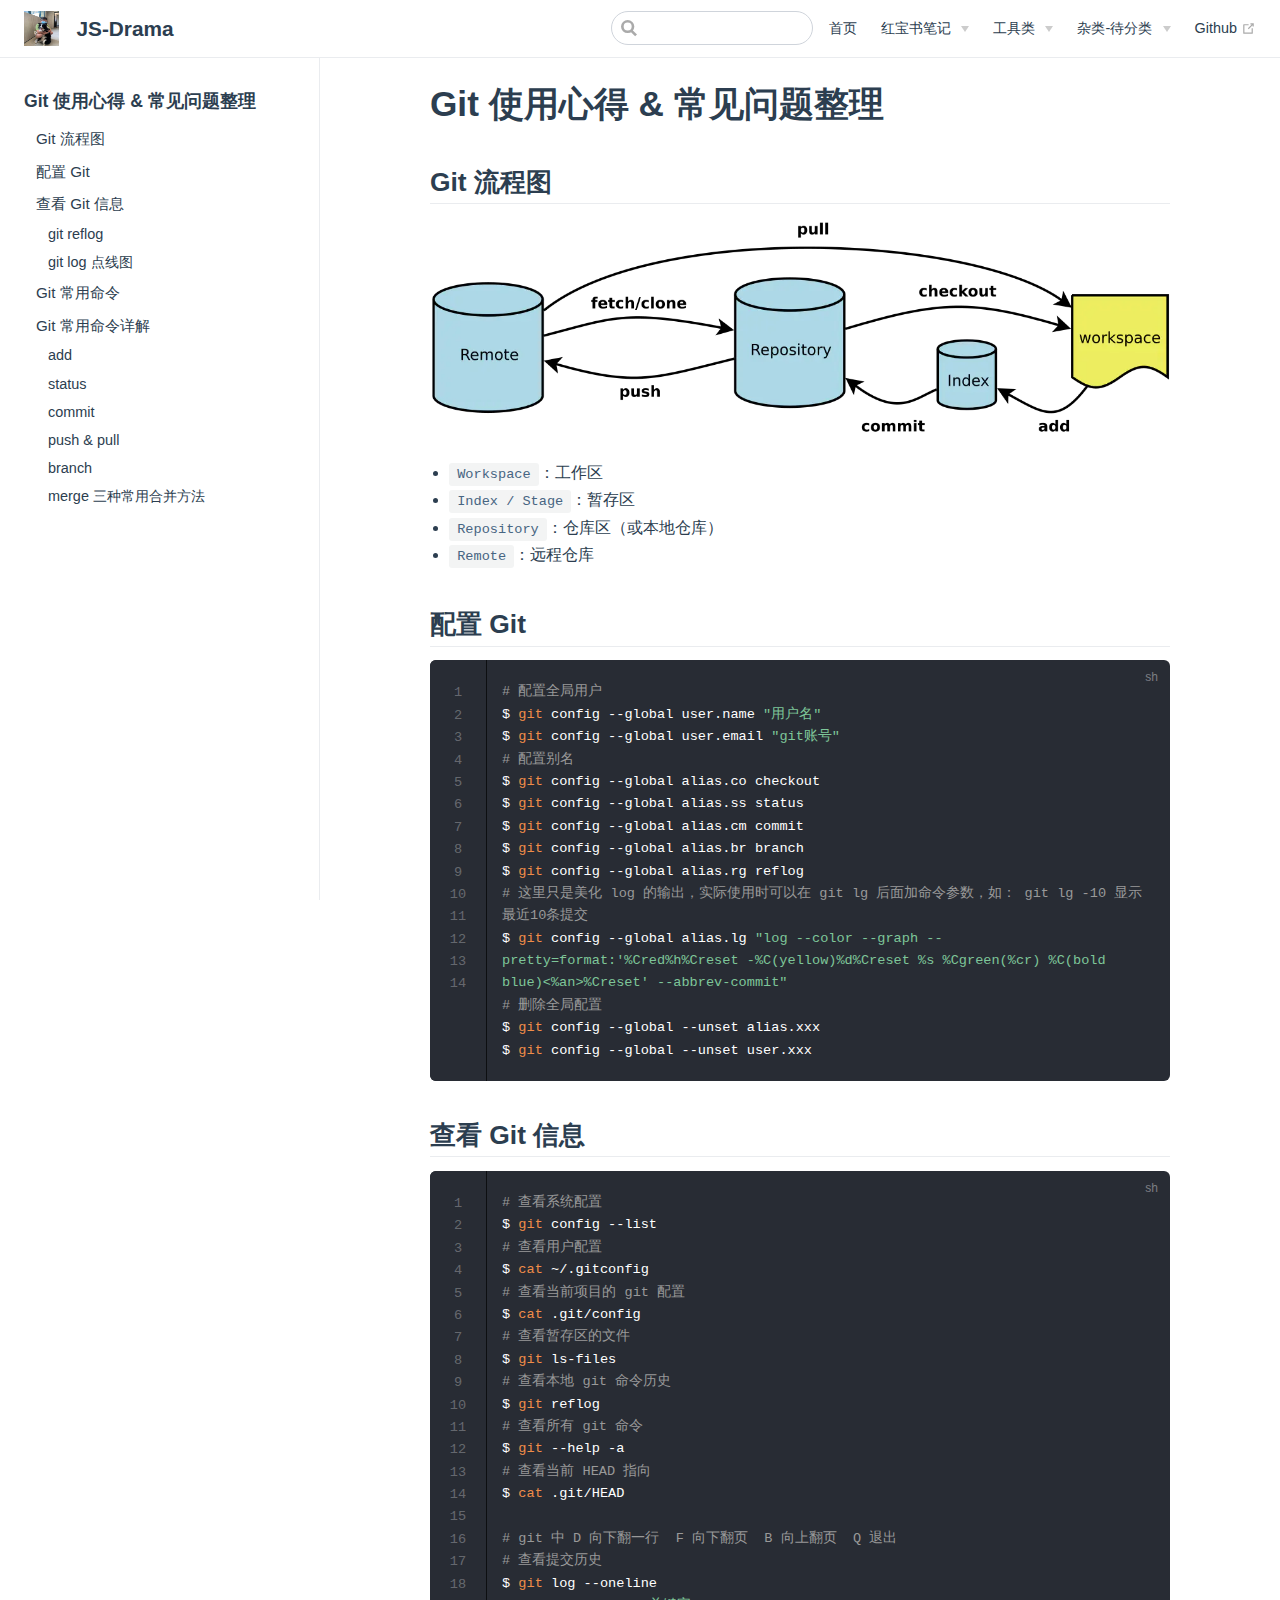
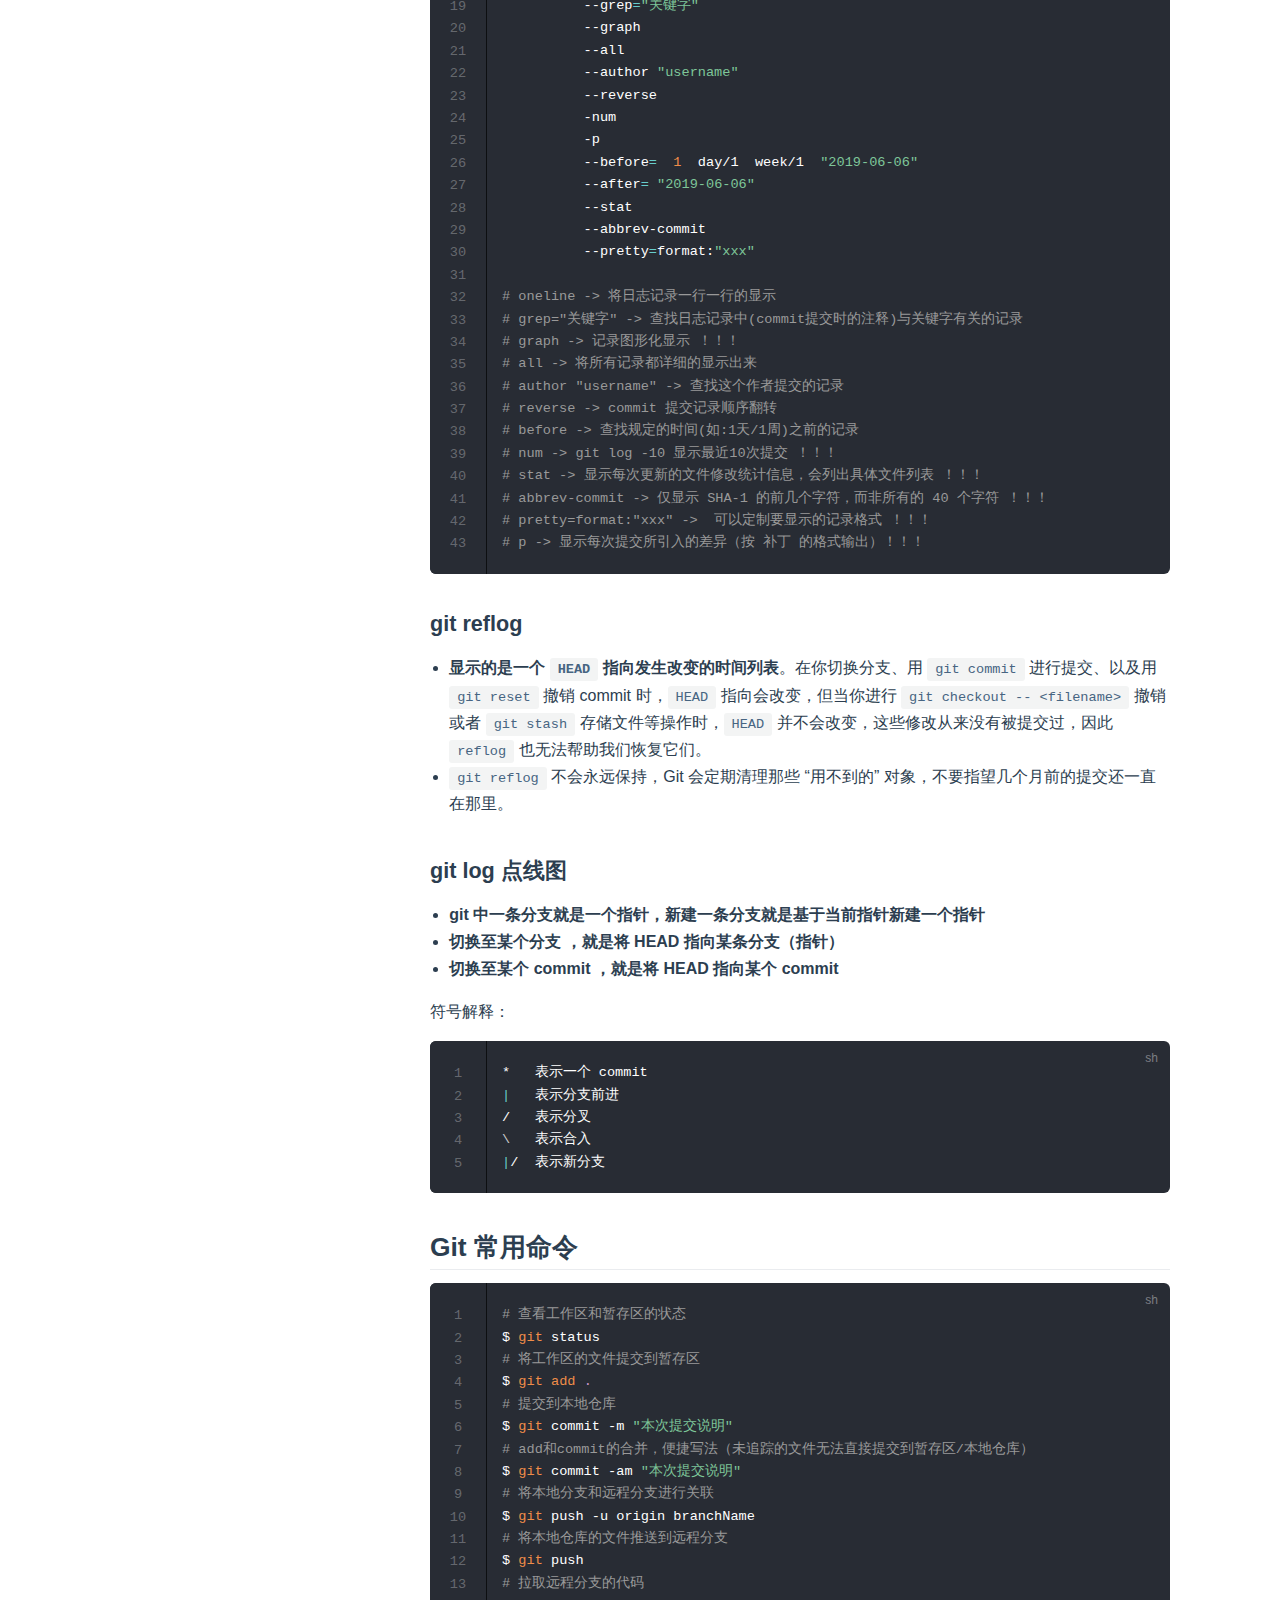
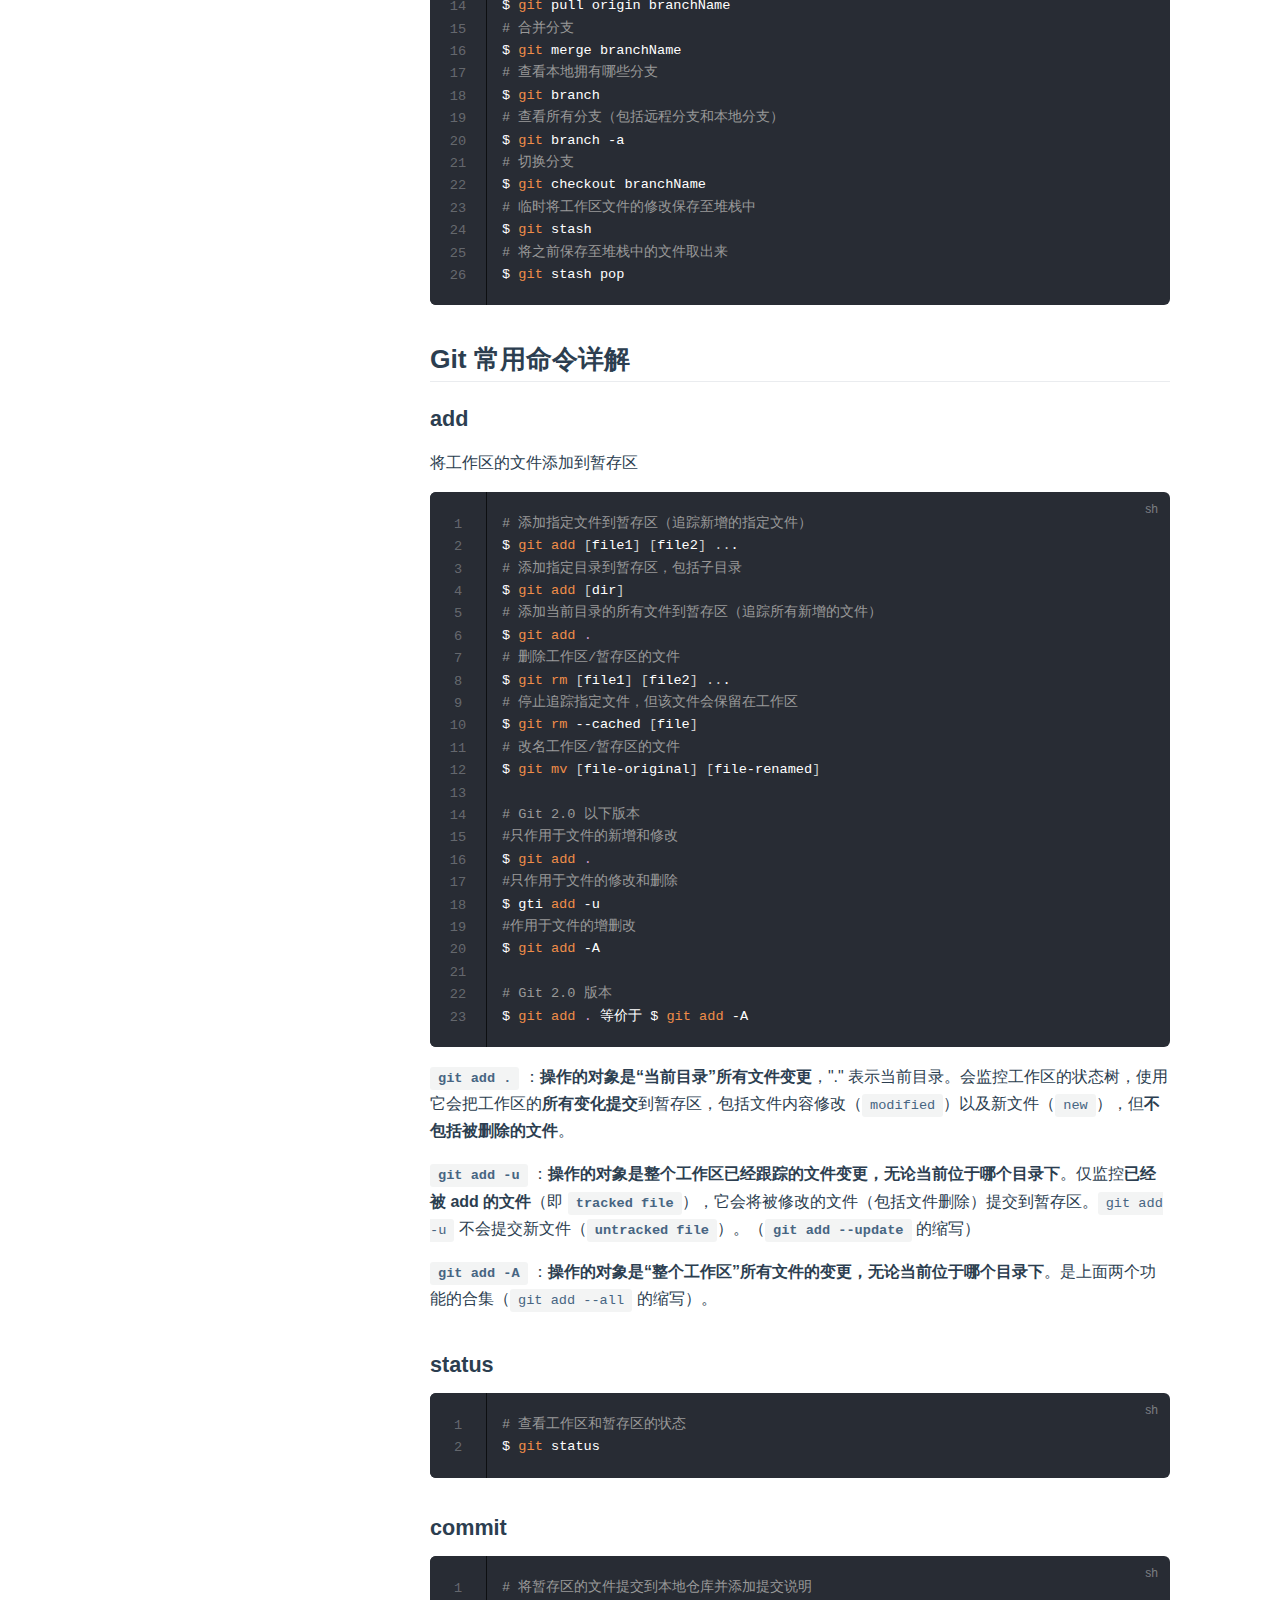
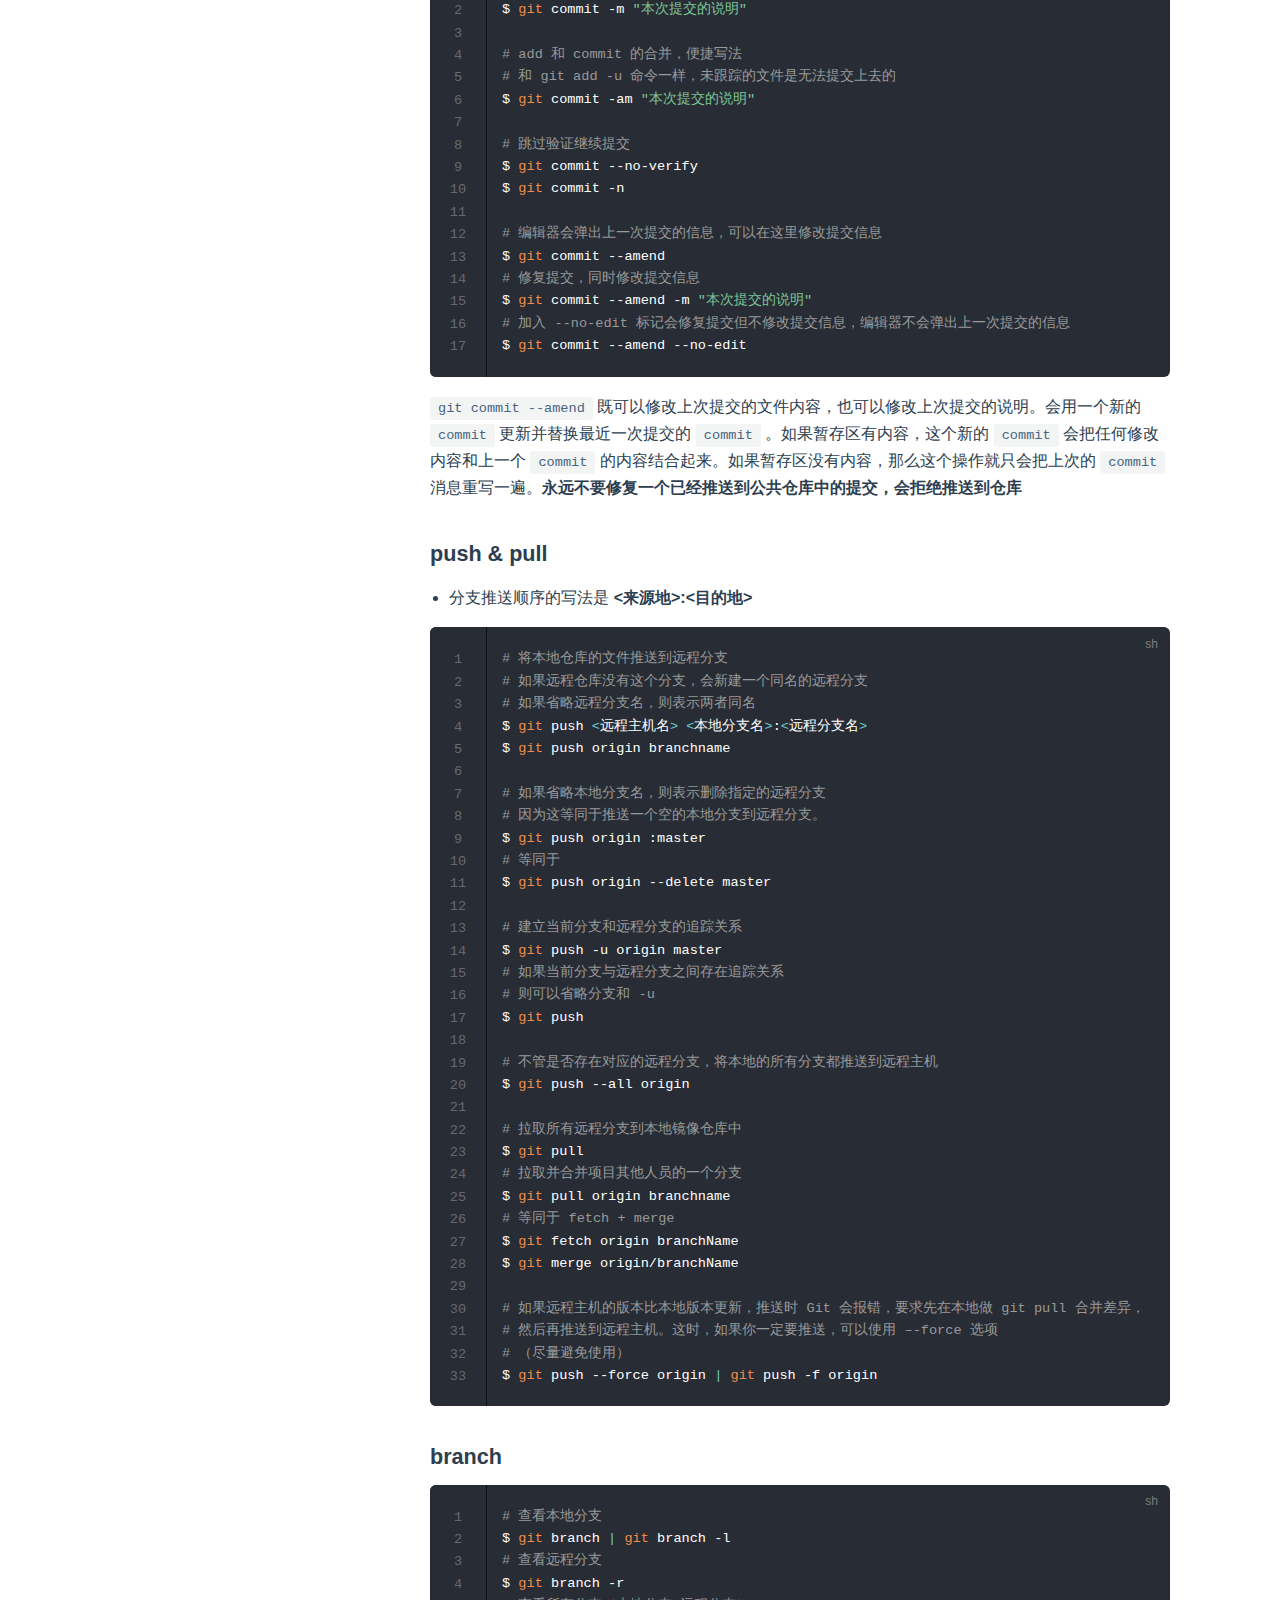
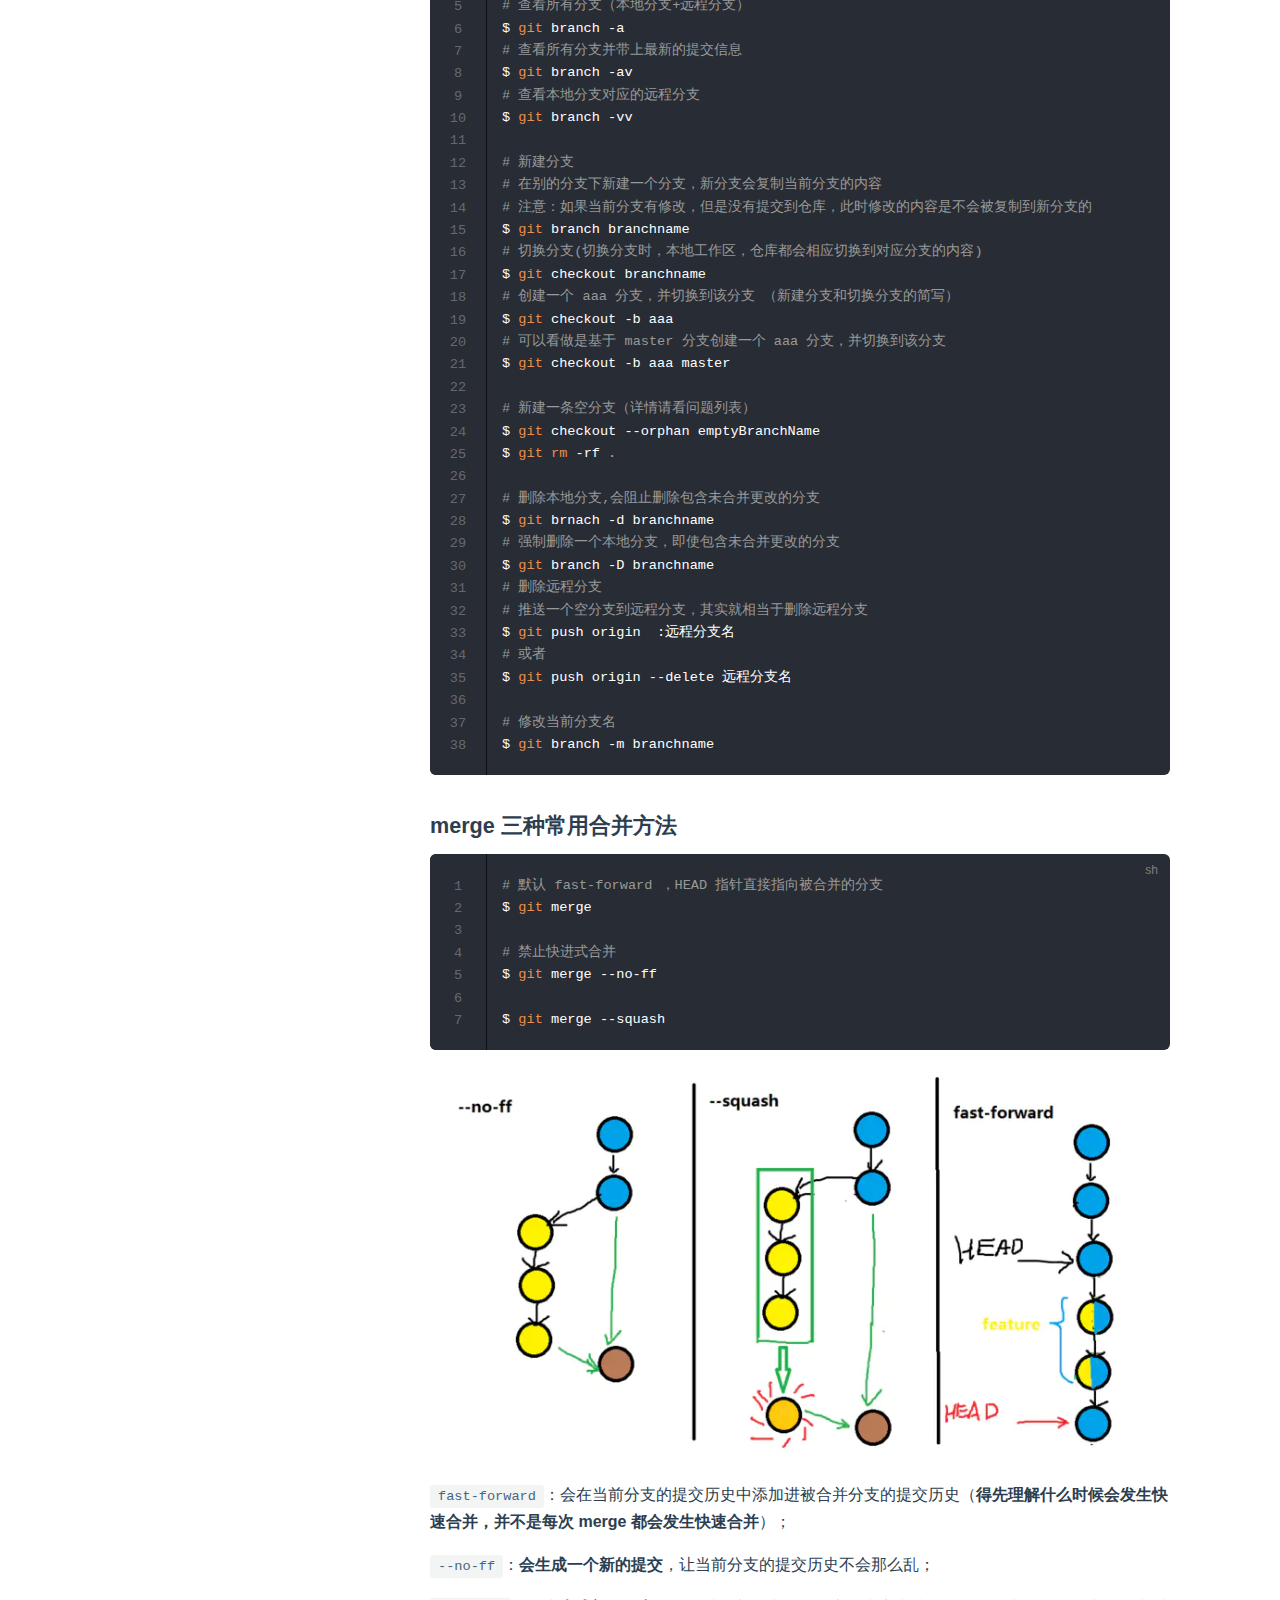
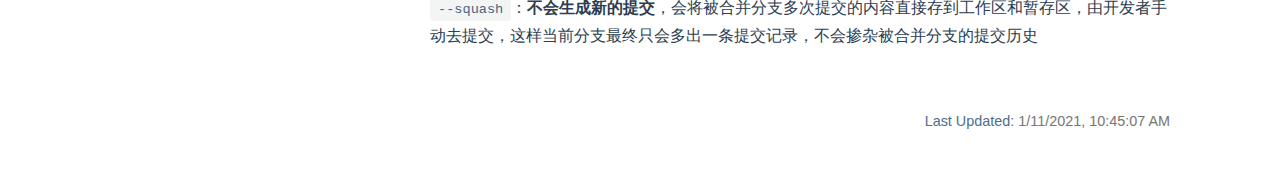
<file: pages/Miscellaneous/git/class_1.html>
<!DOCTYPE html>
<html lang="en-US">
  <head>
    <meta charset="utf-8">
    <meta name="viewport" content="width=device-width,initial-scale=1">
    <title>Git 使用心得 &amp; 常见问题整理 | JS-Drama</title>
    <meta name="generator" content="VuePress 1.8.0">
    <link rel="icon" href="/assets/images/favicon.ico">
    <meta name="description" content="JS-Drama的前端记录">
    
    <link rel="preload" href="/assets/css/0.styles.76891a63.css" as="style"><link rel="preload" href="/assets/js/app.9454abc9.js" as="script"><link rel="preload" href="/assets/js/2.62a85667.js" as="script"><link rel="preload" href="/assets/js/9.5830ce87.js" as="script"><link rel="prefetch" href="/assets/js/10.26880948.js"><link rel="prefetch" href="/assets/js/11.4f7dc882.js"><link rel="prefetch" href="/assets/js/12.5477dcee.js"><link rel="prefetch" href="/assets/js/13.26988e73.js"><link rel="prefetch" href="/assets/js/14.8cda783c.js"><link rel="prefetch" href="/assets/js/15.bc5c35ae.js"><link rel="prefetch" href="/assets/js/16.f525dab1.js"><link rel="prefetch" href="/assets/js/3.607988fe.js"><link rel="prefetch" href="/assets/js/4.8496522d.js"><link rel="prefetch" href="/assets/js/5.88d07b8b.js"><link rel="prefetch" href="/assets/js/6.c671543d.js"><link rel="prefetch" href="/assets/js/7.6958cc2c.js"><link rel="prefetch" href="/assets/js/8.38abe476.js">
    <link rel="stylesheet" href="/assets/css/0.styles.76891a63.css">
  </head>
  <body>
    <div id="app" data-server-rendered="true"><div class="theme-container"><header class="navbar"><div class="sidebar-button"><svg xmlns="http://www.w3.org/2000/svg" aria-hidden="true" role="img" viewBox="0 0 448 512" class="icon"><path fill="currentColor" d="M436 124H12c-6.627 0-12-5.373-12-12V80c0-6.627 5.373-12 12-12h424c6.627 0 12 5.373 12 12v32c0 6.627-5.373 12-12 12zm0 160H12c-6.627 0-12-5.373-12-12v-32c0-6.627 5.373-12 12-12h424c6.627 0 12 5.373 12 12v32c0 6.627-5.373 12-12 12zm0 160H12c-6.627 0-12-5.373-12-12v-32c0-6.627 5.373-12 12-12h424c6.627 0 12 5.373 12 12v32c0 6.627-5.373 12-12 12z"></path></svg></div> <a href="/" class="home-link router-link-active"><img src="/assets/images/logo.jpg" alt="JS-Drama" class="logo"> <span class="site-name can-hide">JS-Drama</span></a> <div class="links"><div class="search-box"><input aria-label="Search" autocomplete="off" spellcheck="false" value=""> <!----></div> <nav class="nav-links can-hide"><div class="nav-item"><a href="/" class="nav-link">
  首页
</a></div><div class="nav-item"><div class="dropdown-wrapper"><button type="button" aria-label="红宝书笔记" class="dropdown-title"><span class="title">红宝书笔记</span> <span class="arrow down"></span></button> <button type="button" aria-label="红宝书笔记" class="mobile-dropdown-title"><span class="title">红宝书笔记</span> <span class="arrow right"></span></button> <ul class="nav-dropdown" style="display:none;"><li class="dropdown-item"><!----> <a href="/pages/Little-red-book-fourth/1/class-1.html" class="nav-link">
  1. 什么是 JavaScript
</a></li><li class="dropdown-item"><!----> <a href="/pages/Little-red-book-fourth/2/class-1.html" class="nav-link">
  2. HTML 中的 JavaScript
</a></li><li class="dropdown-item"><!----> <a href="/pages/Little-red-book-fourth/3/class-1.html" class="nav-link">
  3. 语言基础
</a></li></ul></div></div><div class="nav-item"><div class="dropdown-wrapper"><button type="button" aria-label="工具类" class="dropdown-title"><span class="title">工具类</span> <span class="arrow down"></span></button> <button type="button" aria-label="工具类" class="mobile-dropdown-title"><span class="title">工具类</span> <span class="arrow right"></span></button> <ul class="nav-dropdown" style="display:none;"><li class="dropdown-item"><!----> <a href="/pages/Tool/commitizen/class_1.html" class="nav-link">
  git cz
</a></li></ul></div></div><div class="nav-item"><div class="dropdown-wrapper"><button type="button" aria-label="杂类-待分类" class="dropdown-title"><span class="title">杂类-待分类</span> <span class="arrow down"></span></button> <button type="button" aria-label="杂类-待分类" class="mobile-dropdown-title"><span class="title">杂类-待分类</span> <span class="arrow right"></span></button> <ul class="nav-dropdown" style="display:none;"><li class="dropdown-item"><!----> <a href="/pages/Miscellaneous/namingThings/class_1.html" class="nav-link">
  函数命名
</a></li><li class="dropdown-item"><!----> <a href="/pages/Miscellaneous/vue+websocket/class_1.html" class="nav-link">
  vue+websocket
</a></li><li class="dropdown-item"><!----> <a href="/pages/Miscellaneous/git/class_1.html" aria-current="page" class="nav-link router-link-exact-active router-link-active">
  git常用命令
</a></li></ul></div></div><div class="nav-item"><a href="https://github.com/JS-Drama/JS-Drama.github.io" target="_blank" rel="noopener noreferrer" class="nav-link external">
  Github
  <span><svg xmlns="http://www.w3.org/2000/svg" aria-hidden="true" focusable="false" x="0px" y="0px" viewBox="0 0 100 100" width="15" height="15" class="icon outbound"><path fill="currentColor" d="M18.8,85.1h56l0,0c2.2,0,4-1.8,4-4v-32h-8v28h-48v-48h28v-8h-32l0,0c-2.2,0-4,1.8-4,4v56C14.8,83.3,16.6,85.1,18.8,85.1z"></path> <polygon fill="currentColor" points="45.7,48.7 51.3,54.3 77.2,28.5 77.2,37.2 85.2,37.2 85.2,14.9 62.8,14.9 62.8,22.9 71.5,22.9"></polygon></svg> <span class="sr-only">(opens new window)</span></span></a></div> <!----></nav></div></header> <div class="sidebar-mask"></div> <aside class="sidebar"><nav class="nav-links"><div class="nav-item"><a href="/" class="nav-link">
  首页
</a></div><div class="nav-item"><div class="dropdown-wrapper"><button type="button" aria-label="红宝书笔记" class="dropdown-title"><span class="title">红宝书笔记</span> <span class="arrow down"></span></button> <button type="button" aria-label="红宝书笔记" class="mobile-dropdown-title"><span class="title">红宝书笔记</span> <span class="arrow right"></span></button> <ul class="nav-dropdown" style="display:none;"><li class="dropdown-item"><!----> <a href="/pages/Little-red-book-fourth/1/class-1.html" class="nav-link">
  1. 什么是 JavaScript
</a></li><li class="dropdown-item"><!----> <a href="/pages/Little-red-book-fourth/2/class-1.html" class="nav-link">
  2. HTML 中的 JavaScript
</a></li><li class="dropdown-item"><!----> <a href="/pages/Little-red-book-fourth/3/class-1.html" class="nav-link">
  3. 语言基础
</a></li></ul></div></div><div class="nav-item"><div class="dropdown-wrapper"><button type="button" aria-label="工具类" class="dropdown-title"><span class="title">工具类</span> <span class="arrow down"></span></button> <button type="button" aria-label="工具类" class="mobile-dropdown-title"><span class="title">工具类</span> <span class="arrow right"></span></button> <ul class="nav-dropdown" style="display:none;"><li class="dropdown-item"><!----> <a href="/pages/Tool/commitizen/class_1.html" class="nav-link">
  git cz
</a></li></ul></div></div><div class="nav-item"><div class="dropdown-wrapper"><button type="button" aria-label="杂类-待分类" class="dropdown-title"><span class="title">杂类-待分类</span> <span class="arrow down"></span></button> <button type="button" aria-label="杂类-待分类" class="mobile-dropdown-title"><span class="title">杂类-待分类</span> <span class="arrow right"></span></button> <ul class="nav-dropdown" style="display:none;"><li class="dropdown-item"><!----> <a href="/pages/Miscellaneous/namingThings/class_1.html" class="nav-link">
  函数命名
</a></li><li class="dropdown-item"><!----> <a href="/pages/Miscellaneous/vue+websocket/class_1.html" class="nav-link">
  vue+websocket
</a></li><li class="dropdown-item"><!----> <a href="/pages/Miscellaneous/git/class_1.html" aria-current="page" class="nav-link router-link-exact-active router-link-active">
  git常用命令
</a></li></ul></div></div><div class="nav-item"><a href="https://github.com/JS-Drama/JS-Drama.github.io" target="_blank" rel="noopener noreferrer" class="nav-link external">
  Github
  <span><svg xmlns="http://www.w3.org/2000/svg" aria-hidden="true" focusable="false" x="0px" y="0px" viewBox="0 0 100 100" width="15" height="15" class="icon outbound"><path fill="currentColor" d="M18.8,85.1h56l0,0c2.2,0,4-1.8,4-4v-32h-8v28h-48v-48h28v-8h-32l0,0c-2.2,0-4,1.8-4,4v56C14.8,83.3,16.6,85.1,18.8,85.1z"></path> <polygon fill="currentColor" points="45.7,48.7 51.3,54.3 77.2,28.5 77.2,37.2 85.2,37.2 85.2,14.9 62.8,14.9 62.8,22.9 71.5,22.9"></polygon></svg> <span class="sr-only">(opens new window)</span></span></a></div> <!----></nav>  <ul class="sidebar-links"><li><section class="sidebar-group depth-0"><p class="sidebar-heading open"><span>Git 使用心得 &amp; 常见问题整理</span> <!----></p> <ul class="sidebar-links sidebar-group-items"><li><a href="/pages/Miscellaneous/git/class_1.html#git-流程图" class="sidebar-link">Git 流程图</a><ul class="sidebar-sub-headers"></ul></li><li><a href="/pages/Miscellaneous/git/class_1.html#配置-git" class="sidebar-link">配置 Git</a><ul class="sidebar-sub-headers"></ul></li><li><a href="/pages/Miscellaneous/git/class_1.html#查看-git-信息" class="sidebar-link">查看 Git 信息</a><ul class="sidebar-sub-headers"><li class="sidebar-sub-header"><a href="/pages/Miscellaneous/git/class_1.html#git-reflog" class="sidebar-link">git reflog</a></li><li class="sidebar-sub-header"><a href="/pages/Miscellaneous/git/class_1.html#git-log-点线图" class="sidebar-link">git log 点线图</a></li></ul></li><li><a href="/pages/Miscellaneous/git/class_1.html#git-常用命令" class="sidebar-link">Git 常用命令</a><ul class="sidebar-sub-headers"></ul></li><li><a href="/pages/Miscellaneous/git/class_1.html#git-常用命令详解" class="sidebar-link">Git 常用命令详解</a><ul class="sidebar-sub-headers"><li class="sidebar-sub-header"><a href="/pages/Miscellaneous/git/class_1.html#add" class="sidebar-link">add</a></li><li class="sidebar-sub-header"><a href="/pages/Miscellaneous/git/class_1.html#status" class="sidebar-link">status</a></li><li class="sidebar-sub-header"><a href="/pages/Miscellaneous/git/class_1.html#commit" class="sidebar-link">commit</a></li><li class="sidebar-sub-header"><a href="/pages/Miscellaneous/git/class_1.html#push-pull" class="sidebar-link">push &amp; pull</a></li><li class="sidebar-sub-header"><a href="/pages/Miscellaneous/git/class_1.html#branch" class="sidebar-link">branch</a></li><li class="sidebar-sub-header"><a href="/pages/Miscellaneous/git/class_1.html#merge-三种常用合并方法" class="sidebar-link">merge 三种常用合并方法</a></li></ul></li></ul></section></li></ul> </aside> <main class="page"> <div class="theme-default-content content__default"><h1 id="git-使用心得-常见问题整理"><a href="#git-使用心得-常见问题整理" class="header-anchor">#</a> Git 使用心得 &amp; 常见问题整理</h1> <h2 id="git-流程图"><a href="#git-流程图" class="header-anchor">#</a> Git 流程图</h2> <p><img src="/assets/img/172b390eab77fcbd.aefbf0ba.jpg" alt="img"></p> <ul><li><code>Workspace</code>：工作区</li> <li><code>Index / Stage</code>：暂存区</li> <li><code>Repository</code>：仓库区（或本地仓库）</li> <li><code>Remote</code>：远程仓库</li></ul> <h2 id="配置-git"><a href="#配置-git" class="header-anchor">#</a> 配置 Git</h2> <div class="language-bash line-numbers-mode"><pre class="language-bash"><code><span class="token comment"># 配置全局用户</span>
$ <span class="token function">git</span> config --global user.name <span class="token string">&quot;用户名&quot;</span>
$ <span class="token function">git</span> config --global user.email <span class="token string">&quot;git账号&quot;</span>
<span class="token comment"># 配置别名</span>
$ <span class="token function">git</span> config --global alias.co checkout
$ <span class="token function">git</span> config --global alias.ss status
$ <span class="token function">git</span> config --global alias.cm commit
$ <span class="token function">git</span> config --global alias.br branch
$ <span class="token function">git</span> config --global alias.rg reflog
<span class="token comment"># 这里只是美化 log 的输出，实际使用时可以在 git lg 后面加命令参数，如： git lg -10 显示最近10条提交</span>
$ <span class="token function">git</span> config --global alias.lg <span class="token string">&quot;log --color --graph --pretty=format:'%Cred%h%Creset -%C(yellow)%d%Creset %s %Cgreen(%cr) %C(bold blue)&lt;%an&gt;%Creset' --abbrev-commit&quot;</span>
<span class="token comment"># 删除全局配置</span>
$ <span class="token function">git</span> config --global --unset alias.xxx
$ <span class="token function">git</span> config --global --unset user.xxx
</code></pre> <div class="line-numbers-wrapper"><span class="line-number">1</span><br><span class="line-number">2</span><br><span class="line-number">3</span><br><span class="line-number">4</span><br><span class="line-number">5</span><br><span class="line-number">6</span><br><span class="line-number">7</span><br><span class="line-number">8</span><br><span class="line-number">9</span><br><span class="line-number">10</span><br><span class="line-number">11</span><br><span class="line-number">12</span><br><span class="line-number">13</span><br><span class="line-number">14</span><br></div></div><h2 id="查看-git-信息"><a href="#查看-git-信息" class="header-anchor">#</a> 查看 Git 信息</h2> <div class="language-bash line-numbers-mode"><pre class="language-bash"><code><span class="token comment"># 查看系统配置</span>
$ <span class="token function">git</span> config --list
<span class="token comment"># 查看用户配置</span>
$ <span class="token function">cat</span> ~/.gitconfig
<span class="token comment"># 查看当前项目的 git 配置</span>
$ <span class="token function">cat</span> .git/config
<span class="token comment"># 查看暂存区的文件</span>
$ <span class="token function">git</span> ls-files
<span class="token comment"># 查看本地 git 命令历史</span>
$ <span class="token function">git</span> reflog
<span class="token comment"># 查看所有 git 命令</span>
$ <span class="token function">git</span> --help -a
<span class="token comment"># 查看当前 HEAD 指向</span>
$ <span class="token function">cat</span> .git/HEAD

<span class="token comment"># git 中 D 向下翻一行  F 向下翻页  B 向上翻页  Q 退出</span>
<span class="token comment"># 查看提交历史</span>
$ <span class="token function">git</span> log --oneline  
          --grep<span class="token operator">=</span><span class="token string">&quot;关键字&quot;</span>
          --graph
          --all
          --author <span class="token string">&quot;username&quot;</span>
          --reverse
          -num
          -p
          --before<span class="token operator">=</span>  <span class="token number">1</span>  day/1  week/1  <span class="token string">&quot;2019-06-06&quot;</span>
          --after<span class="token operator">=</span> <span class="token string">&quot;2019-06-06&quot;</span>
          --stat
          --abbrev-commit
          --pretty<span class="token operator">=</span>format:<span class="token string">&quot;xxx&quot;</span>

<span class="token comment"># oneline -&gt; 将日志记录一行一行的显示</span>
<span class="token comment"># grep=&quot;关键字&quot; -&gt; 查找日志记录中(commit提交时的注释)与关键字有关的记录</span>
<span class="token comment"># graph -&gt; 记录图形化显示 ！！！</span>
<span class="token comment"># all -&gt; 将所有记录都详细的显示出来</span>
<span class="token comment"># author &quot;username&quot; -&gt; 查找这个作者提交的记录</span>
<span class="token comment"># reverse -&gt; commit 提交记录顺序翻转</span>
<span class="token comment"># before -&gt; 查找规定的时间(如:1天/1周)之前的记录</span>
<span class="token comment"># num -&gt; git log -10 显示最近10次提交 ！！！</span>
<span class="token comment"># stat -&gt; 显示每次更新的文件修改统计信息，会列出具体文件列表 ！！！</span>
<span class="token comment"># abbrev-commit -&gt; 仅显示 SHA-1 的前几个字符，而非所有的 40 个字符 ！！！</span>
<span class="token comment"># pretty=format:&quot;xxx&quot; -&gt;  可以定制要显示的记录格式 ！！！</span>
<span class="token comment"># p -&gt; 显示每次提交所引入的差异（按 补丁 的格式输出）！！！</span>
</code></pre> <div class="line-numbers-wrapper"><span class="line-number">1</span><br><span class="line-number">2</span><br><span class="line-number">3</span><br><span class="line-number">4</span><br><span class="line-number">5</span><br><span class="line-number">6</span><br><span class="line-number">7</span><br><span class="line-number">8</span><br><span class="line-number">9</span><br><span class="line-number">10</span><br><span class="line-number">11</span><br><span class="line-number">12</span><br><span class="line-number">13</span><br><span class="line-number">14</span><br><span class="line-number">15</span><br><span class="line-number">16</span><br><span class="line-number">17</span><br><span class="line-number">18</span><br><span class="line-number">19</span><br><span class="line-number">20</span><br><span class="line-number">21</span><br><span class="line-number">22</span><br><span class="line-number">23</span><br><span class="line-number">24</span><br><span class="line-number">25</span><br><span class="line-number">26</span><br><span class="line-number">27</span><br><span class="line-number">28</span><br><span class="line-number">29</span><br><span class="line-number">30</span><br><span class="line-number">31</span><br><span class="line-number">32</span><br><span class="line-number">33</span><br><span class="line-number">34</span><br><span class="line-number">35</span><br><span class="line-number">36</span><br><span class="line-number">37</span><br><span class="line-number">38</span><br><span class="line-number">39</span><br><span class="line-number">40</span><br><span class="line-number">41</span><br><span class="line-number">42</span><br><span class="line-number">43</span><br></div></div><h3 id="git-reflog"><a href="#git-reflog" class="header-anchor">#</a> git reflog</h3> <ul><li><strong>显示的是一个 <code>HEAD</code> 指向发生改变的时间列表</strong>。在你切换分支、用 <code>git commit</code> 进行提交、以及用 <code>git reset</code> 撤销 commit 时，<code>HEAD</code> 指向会改变，但当你进行 <code>git checkout -- &lt;filename&gt;</code> 撤销或者 <code>git stash</code>  存储文件等操作时，<code>HEAD</code> 并不会改变，这些修改从来没有被提交过，因此 <code>reflog</code> 也无法帮助我们恢复它们。</li> <li><code>git reflog</code> 不会永远保持，Git 会定期清理那些 “用不到的” 对象，不要指望几个月前的提交还一直在那里。</li></ul> <h3 id="git-log-点线图"><a href="#git-log-点线图" class="header-anchor">#</a> git log 点线图</h3> <ul><li><strong>git 中一条分支就是一个指针，新建一条分支就是基于当前指针新建一个指针</strong></li> <li><strong>切换至某个分支 ，就是将 HEAD 指向某条分支（指针）</strong></li> <li><strong>切换至某个 commit ，就是将 HEAD 指向某个 commit</strong></li></ul> <p>符号解释：</p> <div class="language-bash line-numbers-mode"><pre class="language-bash"><code>*   表示一个 commit
<span class="token operator">|</span>   表示分支前进
/   表示分叉
<span class="token punctuation">\</span>   表示合入
<span class="token operator">|</span>/  表示新分支
</code></pre> <div class="line-numbers-wrapper"><span class="line-number">1</span><br><span class="line-number">2</span><br><span class="line-number">3</span><br><span class="line-number">4</span><br><span class="line-number">5</span><br></div></div><h2 id="git-常用命令"><a href="#git-常用命令" class="header-anchor">#</a> Git 常用命令</h2> <div class="language-bash line-numbers-mode"><pre class="language-bash"><code><span class="token comment"># 查看工作区和暂存区的状态</span>
$ <span class="token function">git</span> status
<span class="token comment"># 将工作区的文件提交到暂存区</span>
$ <span class="token function">git</span> <span class="token function">add</span> <span class="token builtin class-name">.</span>
<span class="token comment"># 提交到本地仓库</span>
$ <span class="token function">git</span> commit -m <span class="token string">&quot;本次提交说明&quot;</span>
<span class="token comment"># add和commit的合并，便捷写法（未追踪的文件无法直接提交到暂存区/本地仓库）</span>
$ <span class="token function">git</span> commit -am <span class="token string">&quot;本次提交说明&quot;</span>  
<span class="token comment"># 将本地分支和远程分支进行关联</span>
$ <span class="token function">git</span> push -u origin branchName
<span class="token comment"># 将本地仓库的文件推送到远程分支</span>
$ <span class="token function">git</span> push
<span class="token comment"># 拉取远程分支的代码</span>
$ <span class="token function">git</span> pull origin branchName
<span class="token comment"># 合并分支</span>
$ <span class="token function">git</span> merge branchName
<span class="token comment"># 查看本地拥有哪些分支</span>
$ <span class="token function">git</span> branch
<span class="token comment"># 查看所有分支（包括远程分支和本地分支）</span>
$ <span class="token function">git</span> branch -a
<span class="token comment"># 切换分支</span>
$ <span class="token function">git</span> checkout branchName
<span class="token comment"># 临时将工作区文件的修改保存至堆栈中</span>
$ <span class="token function">git</span> stash
<span class="token comment"># 将之前保存至堆栈中的文件取出来</span>
$ <span class="token function">git</span> stash pop
</code></pre> <div class="line-numbers-wrapper"><span class="line-number">1</span><br><span class="line-number">2</span><br><span class="line-number">3</span><br><span class="line-number">4</span><br><span class="line-number">5</span><br><span class="line-number">6</span><br><span class="line-number">7</span><br><span class="line-number">8</span><br><span class="line-number">9</span><br><span class="line-number">10</span><br><span class="line-number">11</span><br><span class="line-number">12</span><br><span class="line-number">13</span><br><span class="line-number">14</span><br><span class="line-number">15</span><br><span class="line-number">16</span><br><span class="line-number">17</span><br><span class="line-number">18</span><br><span class="line-number">19</span><br><span class="line-number">20</span><br><span class="line-number">21</span><br><span class="line-number">22</span><br><span class="line-number">23</span><br><span class="line-number">24</span><br><span class="line-number">25</span><br><span class="line-number">26</span><br></div></div><h2 id="git-常用命令详解"><a href="#git-常用命令详解" class="header-anchor">#</a> Git 常用命令详解</h2> <h3 id="add"><a href="#add" class="header-anchor">#</a> add</h3> <p>将工作区的文件添加到暂存区</p> <div class="language-bash line-numbers-mode"><pre class="language-bash"><code><span class="token comment"># 添加指定文件到暂存区（追踪新增的指定文件）</span>
$ <span class="token function">git</span> <span class="token function">add</span> <span class="token punctuation">[</span>file1<span class="token punctuation">]</span> <span class="token punctuation">[</span>file2<span class="token punctuation">]</span> <span class="token punctuation">..</span>.
<span class="token comment"># 添加指定目录到暂存区，包括子目录</span>
$ <span class="token function">git</span> <span class="token function">add</span> <span class="token punctuation">[</span>dir<span class="token punctuation">]</span>
<span class="token comment"># 添加当前目录的所有文件到暂存区（追踪所有新增的文件）</span>
$ <span class="token function">git</span> <span class="token function">add</span> <span class="token builtin class-name">.</span>
<span class="token comment"># 删除工作区/暂存区的文件</span>
$ <span class="token function">git</span> <span class="token function">rm</span> <span class="token punctuation">[</span>file1<span class="token punctuation">]</span> <span class="token punctuation">[</span>file2<span class="token punctuation">]</span> <span class="token punctuation">..</span>.
<span class="token comment"># 停止追踪指定文件，但该文件会保留在工作区</span>
$ <span class="token function">git</span> <span class="token function">rm</span> --cached <span class="token punctuation">[</span>file<span class="token punctuation">]</span>
<span class="token comment"># 改名工作区/暂存区的文件</span>
$ <span class="token function">git</span> <span class="token function">mv</span> <span class="token punctuation">[</span>file-original<span class="token punctuation">]</span> <span class="token punctuation">[</span>file-renamed<span class="token punctuation">]</span>

<span class="token comment"># Git 2.0 以下版本</span>
<span class="token comment">#只作用于文件的新增和修改</span>
$ <span class="token function">git</span> <span class="token function">add</span> <span class="token builtin class-name">.</span>  
<span class="token comment">#只作用于文件的修改和删除</span>
$ gti <span class="token function">add</span> -u
<span class="token comment">#作用于文件的增删改</span>
$ <span class="token function">git</span> <span class="token function">add</span> -A

<span class="token comment"># Git 2.0 版本</span>
$ <span class="token function">git</span> <span class="token function">add</span> <span class="token builtin class-name">.</span> 等价于 $ <span class="token function">git</span> <span class="token function">add</span> -A
</code></pre> <div class="line-numbers-wrapper"><span class="line-number">1</span><br><span class="line-number">2</span><br><span class="line-number">3</span><br><span class="line-number">4</span><br><span class="line-number">5</span><br><span class="line-number">6</span><br><span class="line-number">7</span><br><span class="line-number">8</span><br><span class="line-number">9</span><br><span class="line-number">10</span><br><span class="line-number">11</span><br><span class="line-number">12</span><br><span class="line-number">13</span><br><span class="line-number">14</span><br><span class="line-number">15</span><br><span class="line-number">16</span><br><span class="line-number">17</span><br><span class="line-number">18</span><br><span class="line-number">19</span><br><span class="line-number">20</span><br><span class="line-number">21</span><br><span class="line-number">22</span><br><span class="line-number">23</span><br></div></div><p><strong><code>git add .</code></strong> ：<strong>操作的对象是“当前目录”所有文件变更</strong>，&quot;.&quot;  表示当前目录。会监控工作区的状态树，使用它会把工作区的<strong>所有变化提交</strong>到暂存区，包括文件内容修改（<code>modified</code>）以及新文件（<code>new</code>），但<strong>不包括被删除的文件</strong>。</p> <p><strong><code>git add -u</code></strong> ：<strong>操作的对象是整个工作区已经跟踪的文件变更，无论当前位于哪个目录下</strong>。仅监控<strong>已经被 add 的文件</strong>（即 <strong><code>tracked file</code></strong>），它会将被修改的文件（包括文件删除）提交到暂存区。<code>git add -u</code> 不会提交新文件（<strong><code>untracked file</code></strong>）。（<strong><code>git add --update</code></strong> 的缩写）</p> <p><strong><code>git add -A</code></strong> ：<strong>操作的对象是“整个工作区”所有文件的变更，无论当前位于哪个目录下</strong>。是上面两个功能的合集（<code>git add --all</code> 的缩写）。</p> <h3 id="status"><a href="#status" class="header-anchor">#</a> status</h3> <div class="language-bash line-numbers-mode"><pre class="language-bash"><code><span class="token comment"># 查看工作区和暂存区的状态</span>
$ <span class="token function">git</span> status
</code></pre> <div class="line-numbers-wrapper"><span class="line-number">1</span><br><span class="line-number">2</span><br></div></div><h3 id="commit"><a href="#commit" class="header-anchor">#</a> commit</h3> <div class="language-bash line-numbers-mode"><pre class="language-bash"><code><span class="token comment"># 将暂存区的文件提交到本地仓库并添加提交说明</span>
$ <span class="token function">git</span> commit -m <span class="token string">&quot;本次提交的说明&quot;</span>

<span class="token comment"># add 和 commit 的合并，便捷写法</span>
<span class="token comment"># 和 git add -u 命令一样，未跟踪的文件是无法提交上去的</span>
$ <span class="token function">git</span> commit -am <span class="token string">&quot;本次提交的说明&quot;</span>  

<span class="token comment"># 跳过验证继续提交</span>
$ <span class="token function">git</span> commit --no-verify
$ <span class="token function">git</span> commit -n

<span class="token comment"># 编辑器会弹出上一次提交的信息，可以在这里修改提交信息</span>
$ <span class="token function">git</span> commit --amend
<span class="token comment"># 修复提交，同时修改提交信息</span>
$ <span class="token function">git</span> commit --amend -m <span class="token string">&quot;本次提交的说明&quot;</span>
<span class="token comment"># 加入 --no-edit 标记会修复提交但不修改提交信息，编辑器不会弹出上一次提交的信息</span>
$ <span class="token function">git</span> commit --amend --no-edit
</code></pre> <div class="line-numbers-wrapper"><span class="line-number">1</span><br><span class="line-number">2</span><br><span class="line-number">3</span><br><span class="line-number">4</span><br><span class="line-number">5</span><br><span class="line-number">6</span><br><span class="line-number">7</span><br><span class="line-number">8</span><br><span class="line-number">9</span><br><span class="line-number">10</span><br><span class="line-number">11</span><br><span class="line-number">12</span><br><span class="line-number">13</span><br><span class="line-number">14</span><br><span class="line-number">15</span><br><span class="line-number">16</span><br><span class="line-number">17</span><br></div></div><p><code>git commit --amend</code> 既可以修改上次提交的文件内容，也可以修改上次提交的说明。会用一个新的 <code>commit</code> 更新并替换最近一次提交的 <code>commit</code> 。如果暂存区有内容，这个新的 <code>commit</code> 会把任何修改内容和上一个 <code>commit</code> 的内容结合起来。如果暂存区没有内容，那么这个操作就只会把上次的 <code>commit</code> 消息重写一遍。<strong>永远不要修复一个已经推送到公共仓库中的提交，会拒绝推送到仓库</strong></p> <h3 id="push-pull"><a href="#push-pull" class="header-anchor">#</a> push &amp; pull</h3> <ul><li>分支推送顺序的写法是 <strong>&lt;来源地&gt;:&lt;目的地&gt;</strong></li></ul> <div class="language-bash line-numbers-mode"><pre class="language-bash"><code><span class="token comment"># 将本地仓库的文件推送到远程分支</span>
<span class="token comment"># 如果远程仓库没有这个分支，会新建一个同名的远程分支</span>
<span class="token comment"># 如果省略远程分支名，则表示两者同名</span>
$ <span class="token function">git</span> push <span class="token operator">&lt;</span>远程主机名<span class="token operator">&gt;</span> <span class="token operator">&lt;</span>本地分支名<span class="token operator">&gt;</span>:<span class="token operator">&lt;</span>远程分支名<span class="token operator">&gt;</span>
$ <span class="token function">git</span> push origin branchname  

<span class="token comment"># 如果省略本地分支名，则表示删除指定的远程分支</span>
<span class="token comment"># 因为这等同于推送一个空的本地分支到远程分支。</span>
$ <span class="token function">git</span> push origin :master
<span class="token comment"># 等同于</span>
$ <span class="token function">git</span> push origin --delete master

<span class="token comment"># 建立当前分支和远程分支的追踪关系</span>
$ <span class="token function">git</span> push -u origin master
<span class="token comment"># 如果当前分支与远程分支之间存在追踪关系</span>
<span class="token comment"># 则可以省略分支和 -u</span>
$ <span class="token function">git</span> push

<span class="token comment"># 不管是否存在对应的远程分支，将本地的所有分支都推送到远程主机</span>
$ <span class="token function">git</span> push --all origin

<span class="token comment"># 拉取所有远程分支到本地镜像仓库中</span>
$ <span class="token function">git</span> pull
<span class="token comment"># 拉取并合并项目其他人员的一个分支</span>
$ <span class="token function">git</span> pull origin branchname  
<span class="token comment"># 等同于 fetch + merge</span>
$ <span class="token function">git</span> fetch origin branchName
$ <span class="token function">git</span> merge origin/branchName

<span class="token comment"># 如果远程主机的版本比本地版本更新，推送时 Git 会报错，要求先在本地做 git pull 合并差异，</span>
<span class="token comment"># 然后再推送到远程主机。这时，如果你一定要推送，可以使用 –-force 选项</span>
<span class="token comment"># （尽量避免使用）</span>
$ <span class="token function">git</span> push --force origin <span class="token operator">|</span> <span class="token function">git</span> push -f origin
</code></pre> <div class="line-numbers-wrapper"><span class="line-number">1</span><br><span class="line-number">2</span><br><span class="line-number">3</span><br><span class="line-number">4</span><br><span class="line-number">5</span><br><span class="line-number">6</span><br><span class="line-number">7</span><br><span class="line-number">8</span><br><span class="line-number">9</span><br><span class="line-number">10</span><br><span class="line-number">11</span><br><span class="line-number">12</span><br><span class="line-number">13</span><br><span class="line-number">14</span><br><span class="line-number">15</span><br><span class="line-number">16</span><br><span class="line-number">17</span><br><span class="line-number">18</span><br><span class="line-number">19</span><br><span class="line-number">20</span><br><span class="line-number">21</span><br><span class="line-number">22</span><br><span class="line-number">23</span><br><span class="line-number">24</span><br><span class="line-number">25</span><br><span class="line-number">26</span><br><span class="line-number">27</span><br><span class="line-number">28</span><br><span class="line-number">29</span><br><span class="line-number">30</span><br><span class="line-number">31</span><br><span class="line-number">32</span><br><span class="line-number">33</span><br></div></div><h3 id="branch"><a href="#branch" class="header-anchor">#</a> branch</h3> <div class="language-bash line-numbers-mode"><pre class="language-bash"><code><span class="token comment"># 查看本地分支</span>
$ <span class="token function">git</span> branch <span class="token operator">|</span> <span class="token function">git</span> branch -l
<span class="token comment"># 查看远程分支</span>
$ <span class="token function">git</span> branch -r
<span class="token comment"># 查看所有分支（本地分支+远程分支）</span>
$ <span class="token function">git</span> branch -a
<span class="token comment"># 查看所有分支并带上最新的提交信息</span>
$ <span class="token function">git</span> branch -av
<span class="token comment"># 查看本地分支对应的远程分支</span>
$ <span class="token function">git</span> branch -vv

<span class="token comment"># 新建分支</span>
<span class="token comment"># 在别的分支下新建一个分支，新分支会复制当前分支的内容</span>
<span class="token comment"># 注意：如果当前分支有修改，但是没有提交到仓库，此时修改的内容是不会被复制到新分支的</span>
$ <span class="token function">git</span> branch branchname
<span class="token comment"># 切换分支(切换分支时，本地工作区，仓库都会相应切换到对应分支的内容)</span>
$ <span class="token function">git</span> checkout branchname
<span class="token comment"># 创建一个 aaa 分支，并切换到该分支 （新建分支和切换分支的简写）</span>
$ <span class="token function">git</span> checkout -b aaa
<span class="token comment"># 可以看做是基于 master 分支创建一个 aaa 分支，并切换到该分支</span>
$ <span class="token function">git</span> checkout -b aaa master

<span class="token comment"># 新建一条空分支（详情请看问题列表）</span>
$ <span class="token function">git</span> checkout --orphan emptyBranchName
$ <span class="token function">git</span> <span class="token function">rm</span> -rf <span class="token builtin class-name">.</span>

<span class="token comment"># 删除本地分支,会阻止删除包含未合并更改的分支</span>
$ <span class="token function">git</span> brnach -d branchname
<span class="token comment"># 强制删除一个本地分支，即使包含未合并更改的分支</span>
$ <span class="token function">git</span> branch -D branchname  
<span class="token comment"># 删除远程分支</span>
<span class="token comment"># 推送一个空分支到远程分支，其实就相当于删除远程分支</span>
$ <span class="token function">git</span> push origin  :远程分支名
<span class="token comment"># 或者</span>
$ <span class="token function">git</span> push origin --delete 远程分支名

<span class="token comment"># 修改当前分支名</span>
$ <span class="token function">git</span> branch -m branchname
</code></pre> <div class="line-numbers-wrapper"><span class="line-number">1</span><br><span class="line-number">2</span><br><span class="line-number">3</span><br><span class="line-number">4</span><br><span class="line-number">5</span><br><span class="line-number">6</span><br><span class="line-number">7</span><br><span class="line-number">8</span><br><span class="line-number">9</span><br><span class="line-number">10</span><br><span class="line-number">11</span><br><span class="line-number">12</span><br><span class="line-number">13</span><br><span class="line-number">14</span><br><span class="line-number">15</span><br><span class="line-number">16</span><br><span class="line-number">17</span><br><span class="line-number">18</span><br><span class="line-number">19</span><br><span class="line-number">20</span><br><span class="line-number">21</span><br><span class="line-number">22</span><br><span class="line-number">23</span><br><span class="line-number">24</span><br><span class="line-number">25</span><br><span class="line-number">26</span><br><span class="line-number">27</span><br><span class="line-number">28</span><br><span class="line-number">29</span><br><span class="line-number">30</span><br><span class="line-number">31</span><br><span class="line-number">32</span><br><span class="line-number">33</span><br><span class="line-number">34</span><br><span class="line-number">35</span><br><span class="line-number">36</span><br><span class="line-number">37</span><br><span class="line-number">38</span><br></div></div><h3 id="merge-三种常用合并方法"><a href="#merge-三种常用合并方法" class="header-anchor">#</a> merge 三种常用合并方法</h3> <div class="language-bash line-numbers-mode"><pre class="language-bash"><code><span class="token comment"># 默认 fast-forward ，HEAD 指针直接指向被合并的分支</span>
$ <span class="token function">git</span> merge

<span class="token comment"># 禁止快进式合并</span>
$ <span class="token function">git</span> merge --no-ff

$ <span class="token function">git</span> merge --squash
</code></pre> <div class="line-numbers-wrapper"><span class="line-number">1</span><br><span class="line-number">2</span><br><span class="line-number">3</span><br><span class="line-number">4</span><br><span class="line-number">5</span><br><span class="line-number">6</span><br><span class="line-number">7</span><br></div></div><p><img src="/assets/img/172b390eac6f9586.bea8ba6f.jpg" alt="img"></p> <p><code>fast-forward</code>：会在当前分支的提交历史中添加进被合并分支的提交历史（<strong>得先理解什么时候会发生快速合并，并不是每次 merge 都会发生快速合并</strong>）；</p> <p><code>--no-ff</code>：<strong>会生成一个新的提交</strong>，让当前分支的提交历史不会那么乱；</p> <p><code>--squash</code>：<strong>不会生成新的提交</strong>，会将被合并分支多次提交的内容直接存到工作区和暂存区，由开发者手动去提交，这样当前分支最终只会多出一条提交记录，不会掺杂被合并分支的提交历史</p></div> <footer class="page-edit"><!----> <div class="last-updated"><span class="prefix">Last Updated:</span> <span class="time">1/11/2021, 10:45:07 AM</span></div></footer> <!----> </main></div><div class="global-ui"></div></div>
    <script src="/assets/js/app.9454abc9.js" defer></script><script src="/assets/js/2.62a85667.js" defer></script><script src="/assets/js/9.5830ce87.js" defer></script>
  </body>
</html>
</file>
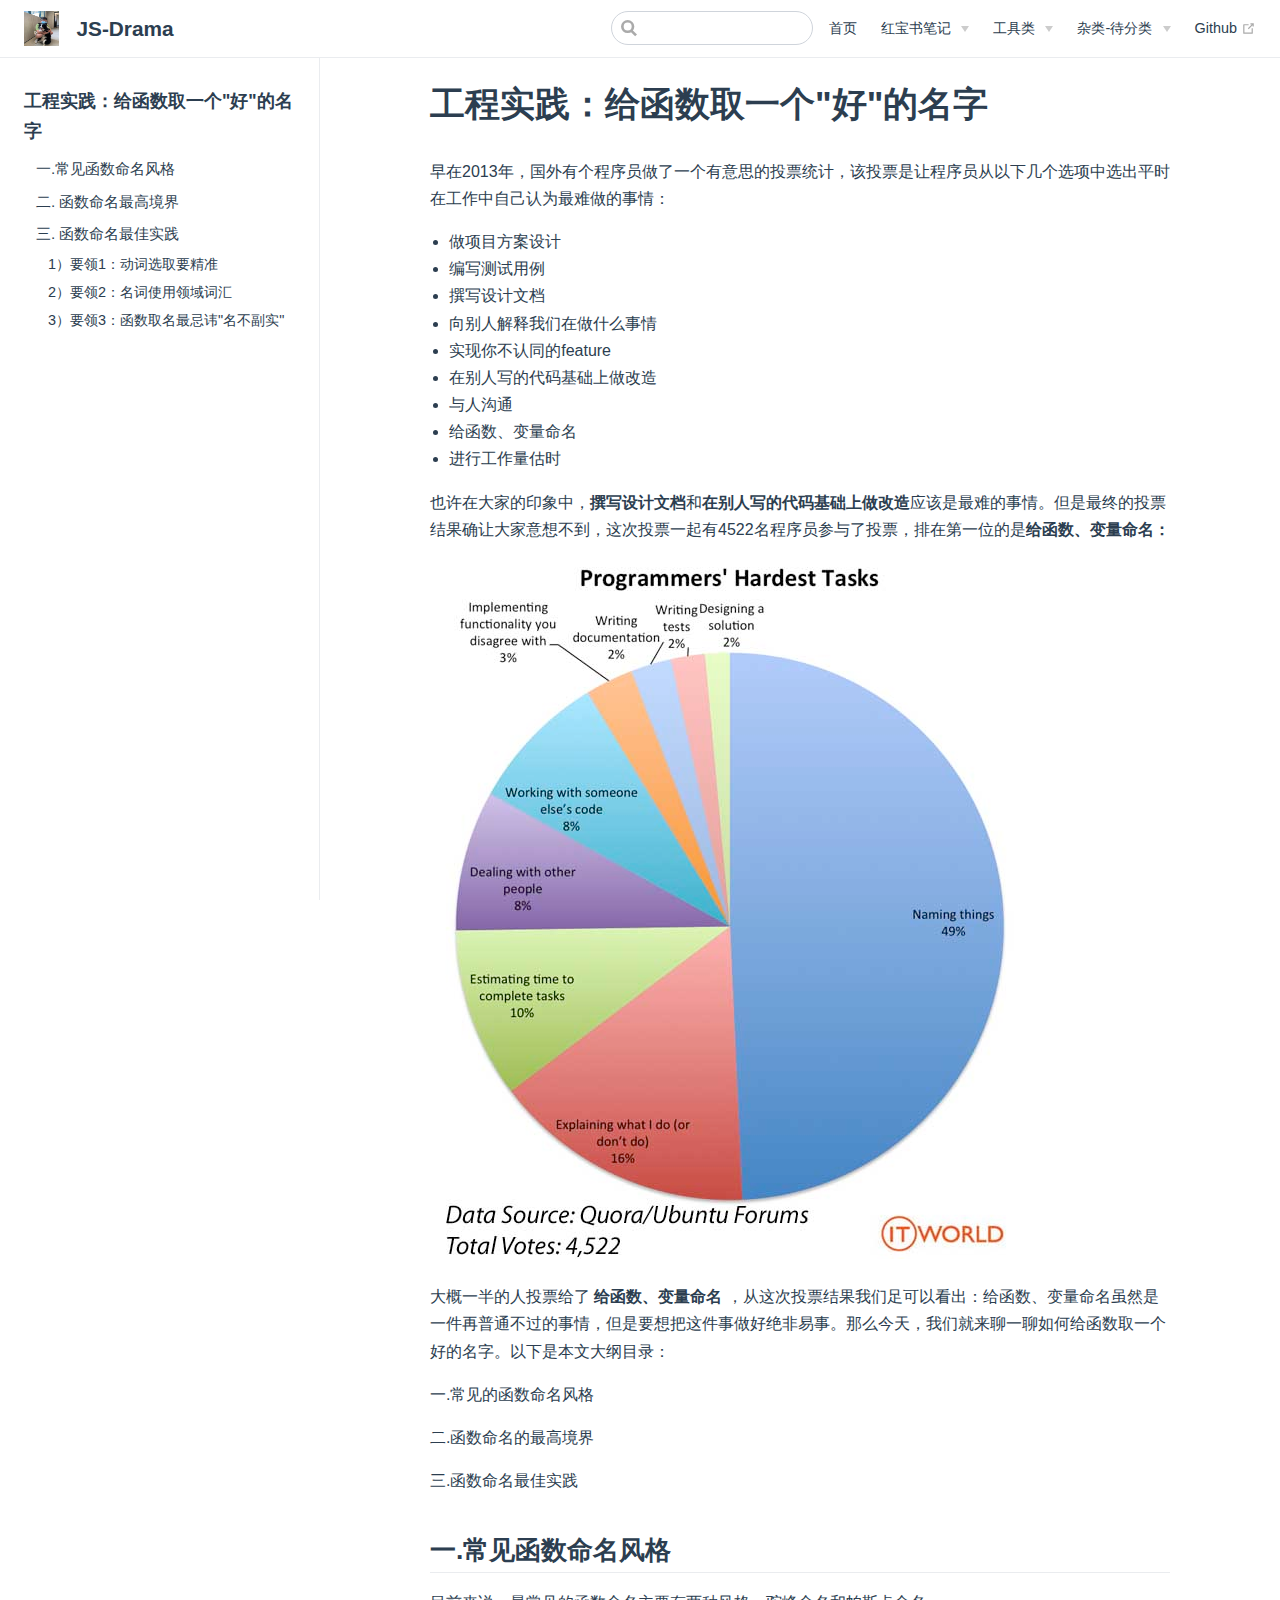
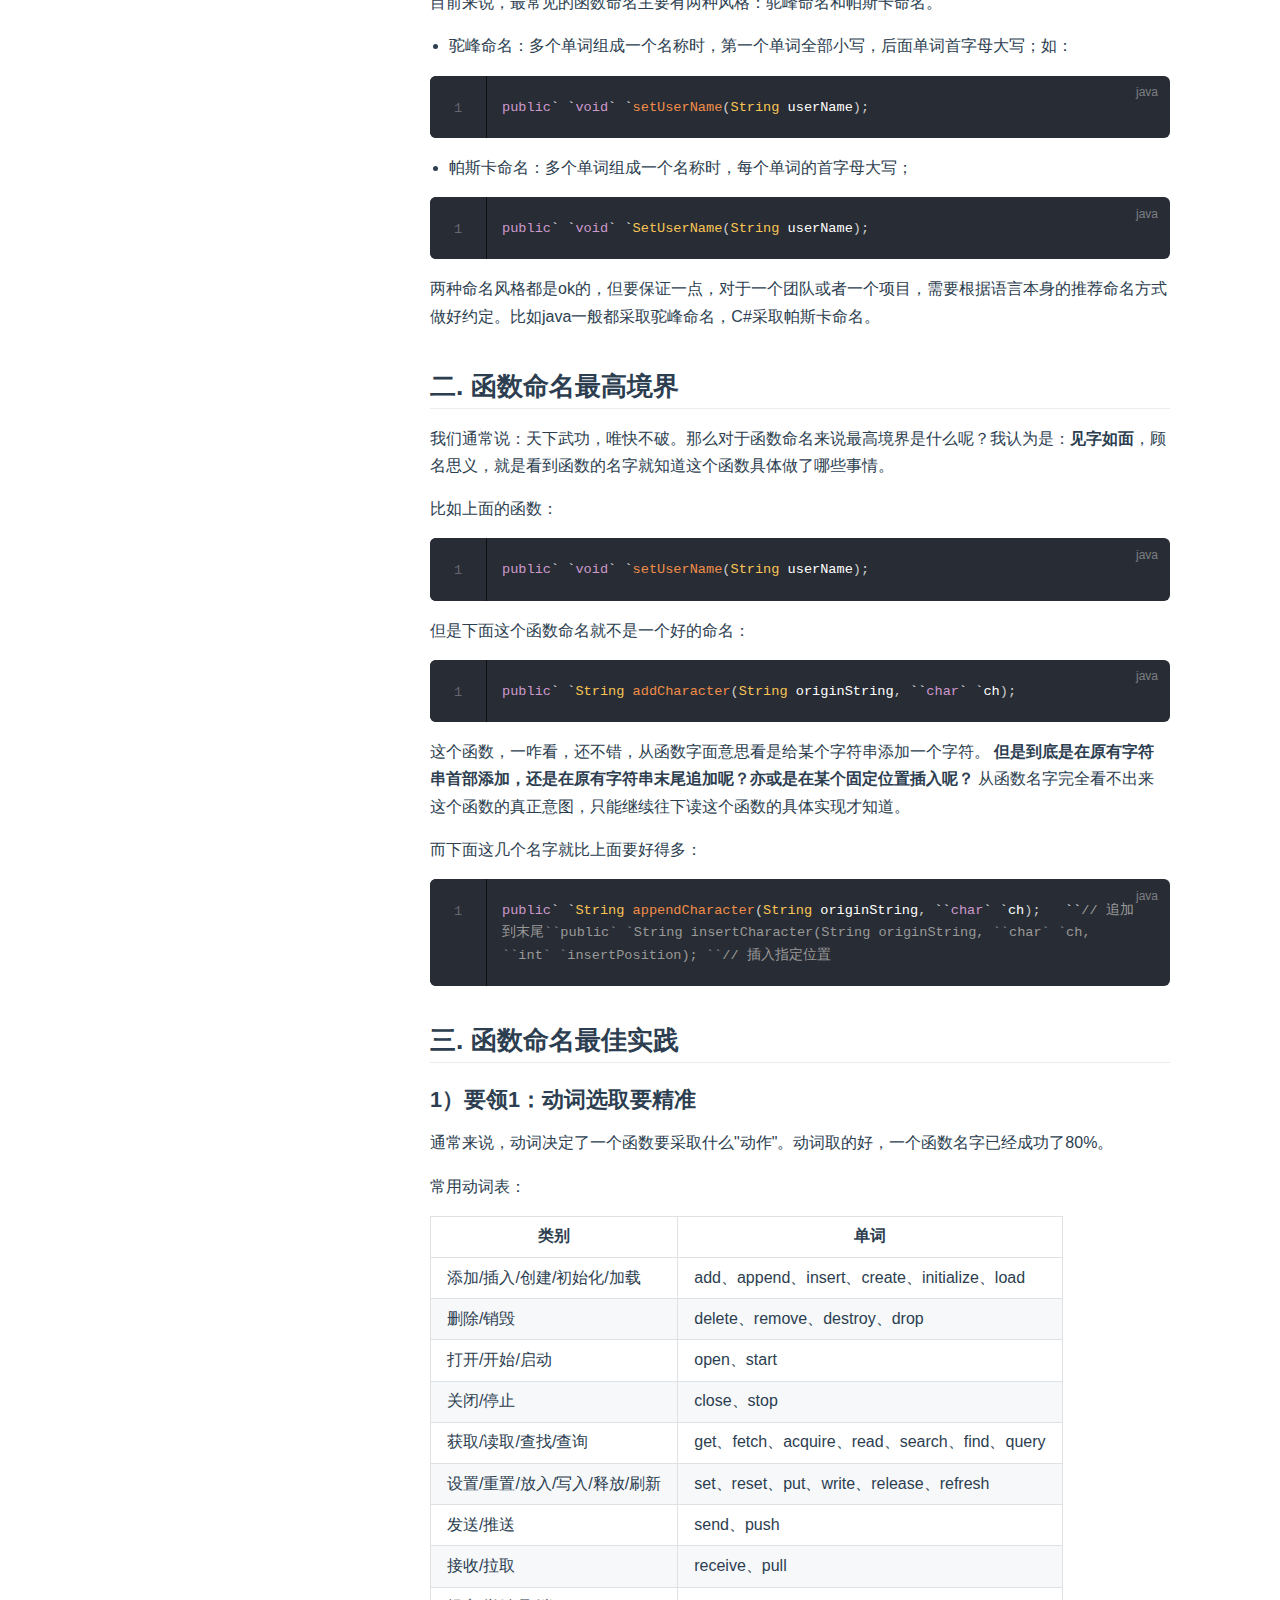
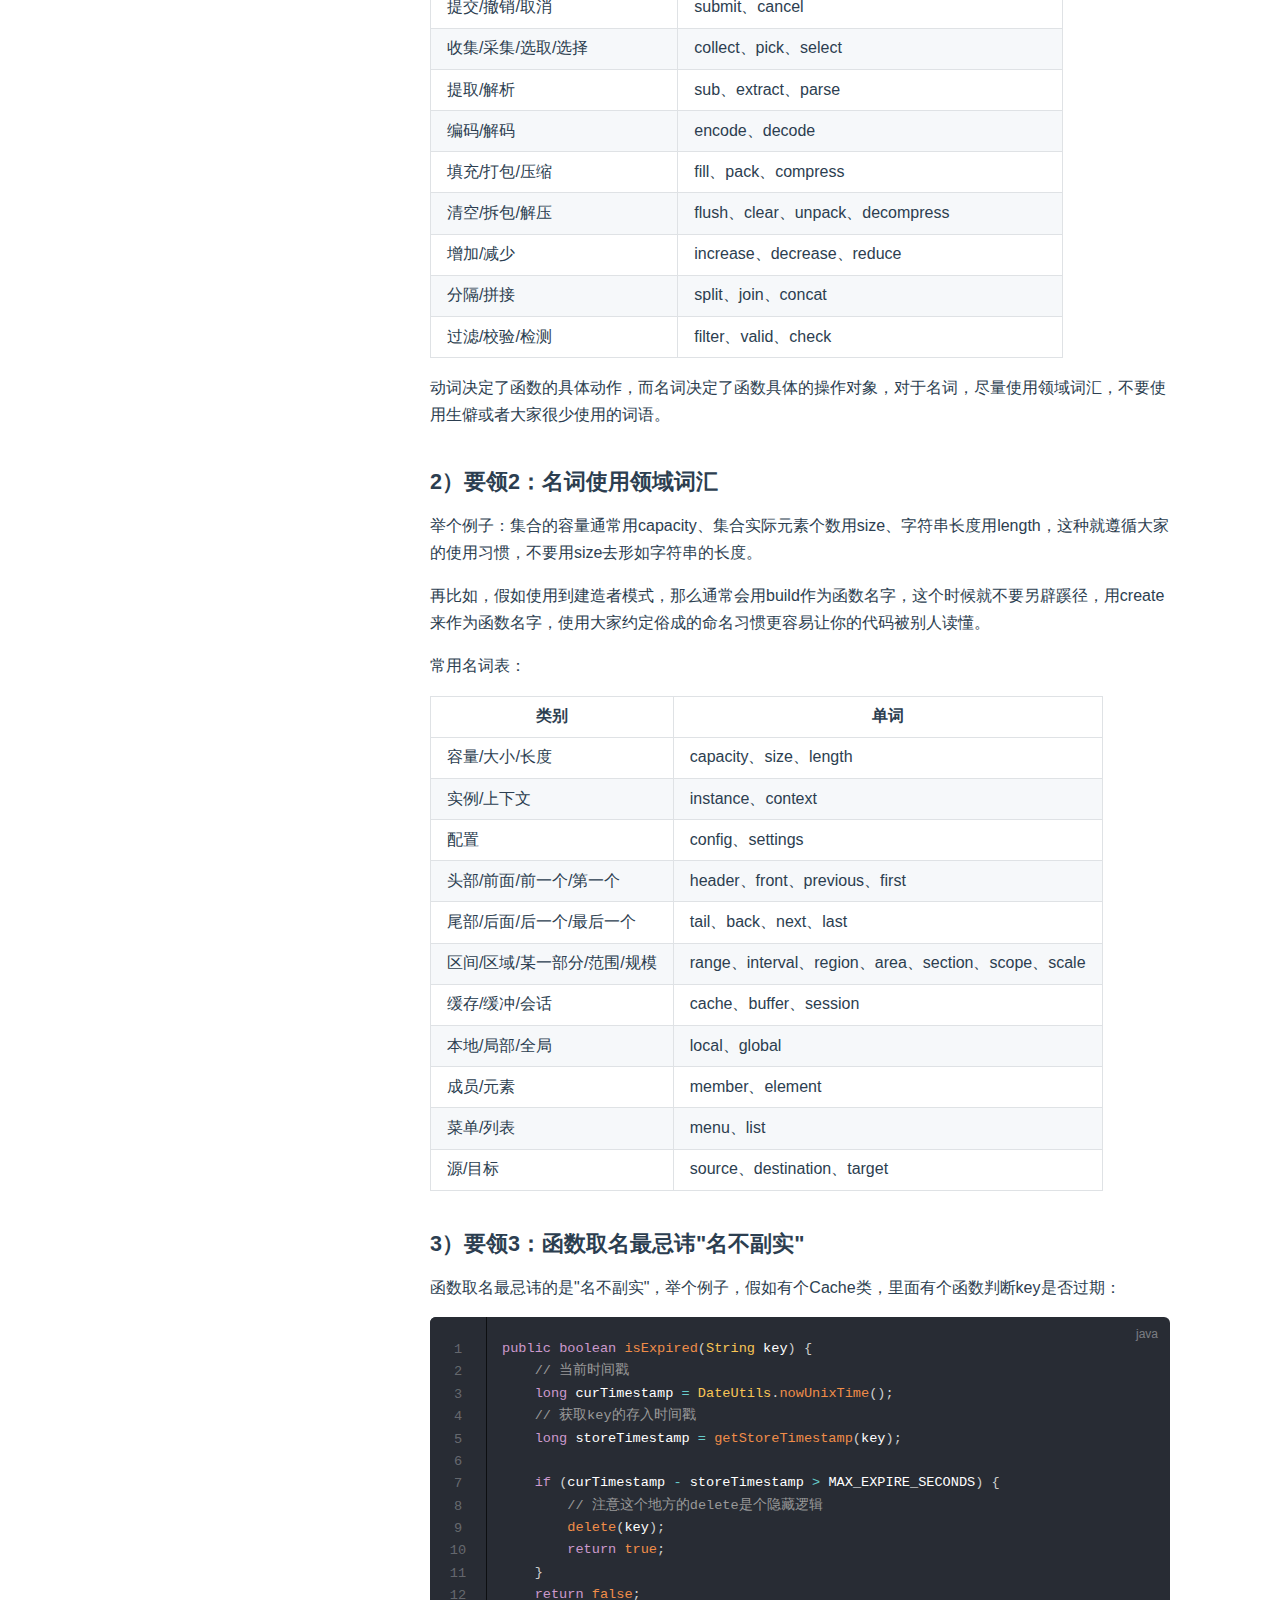
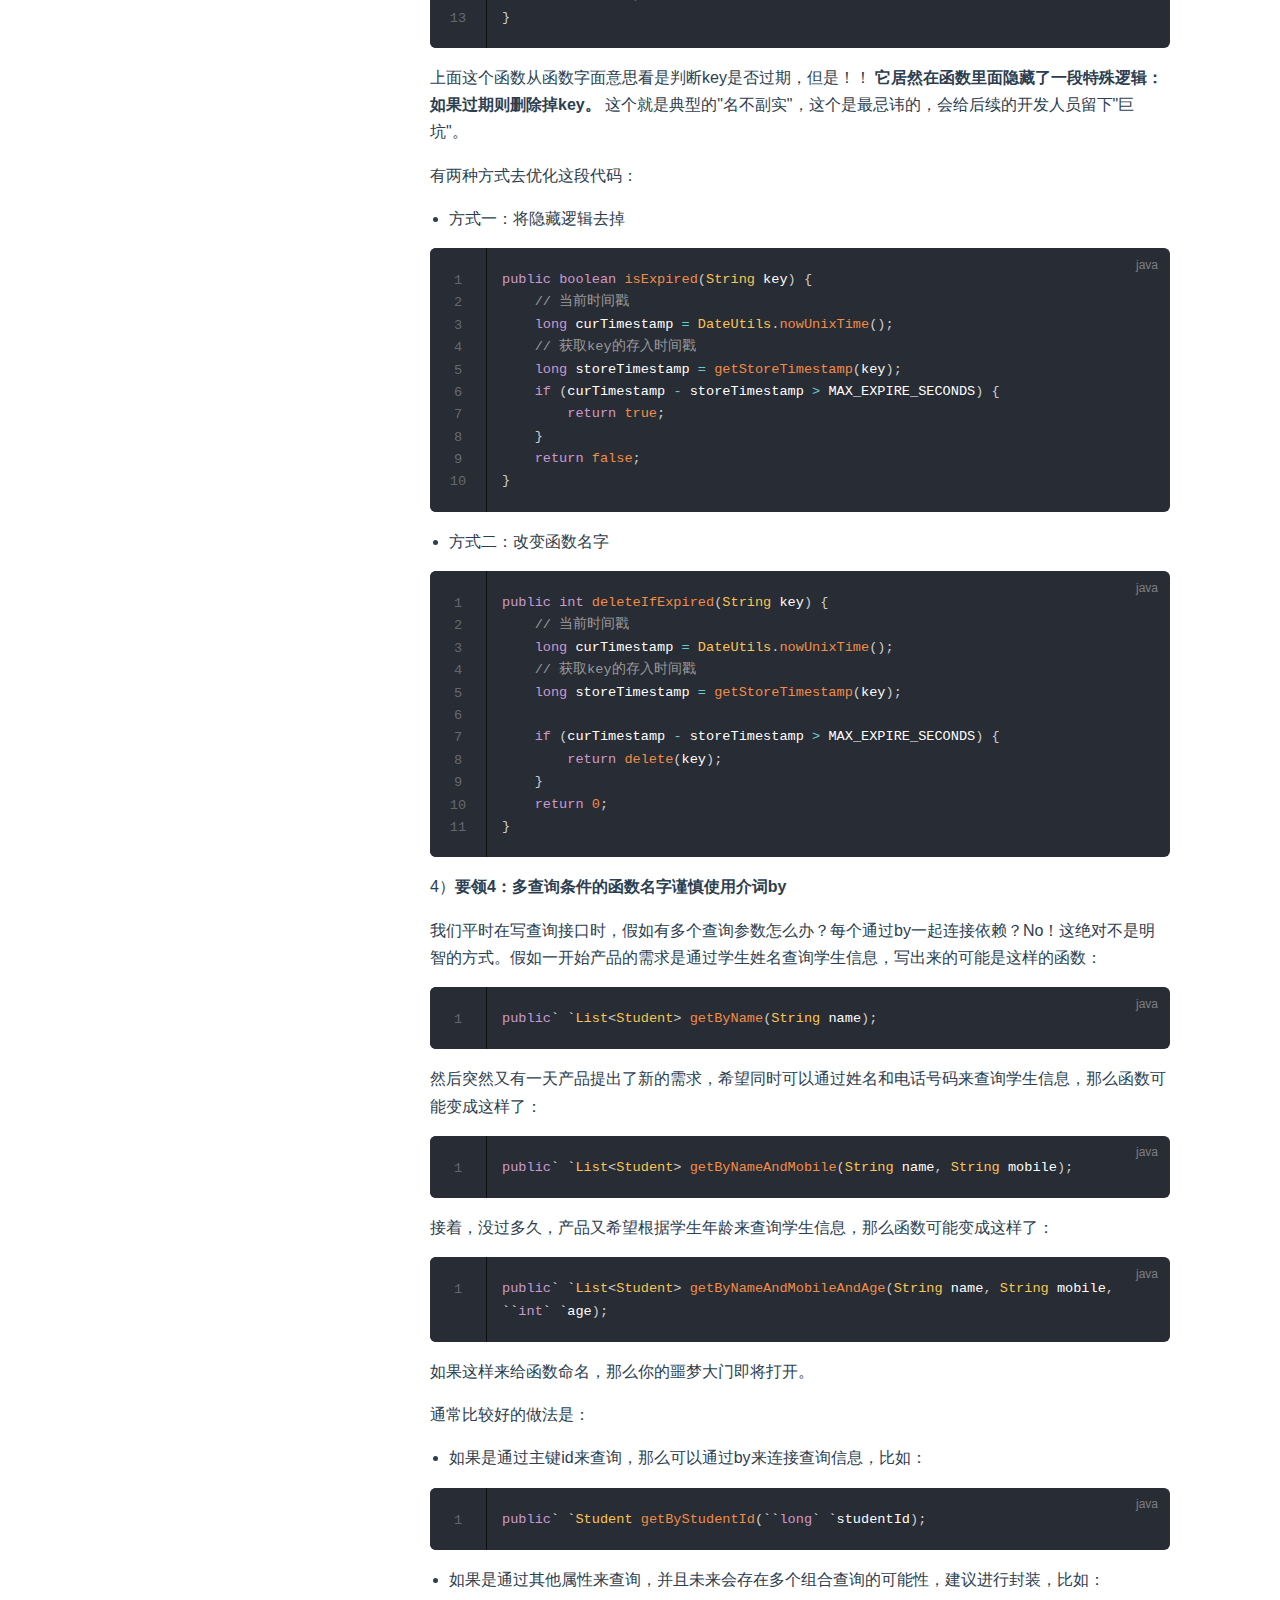
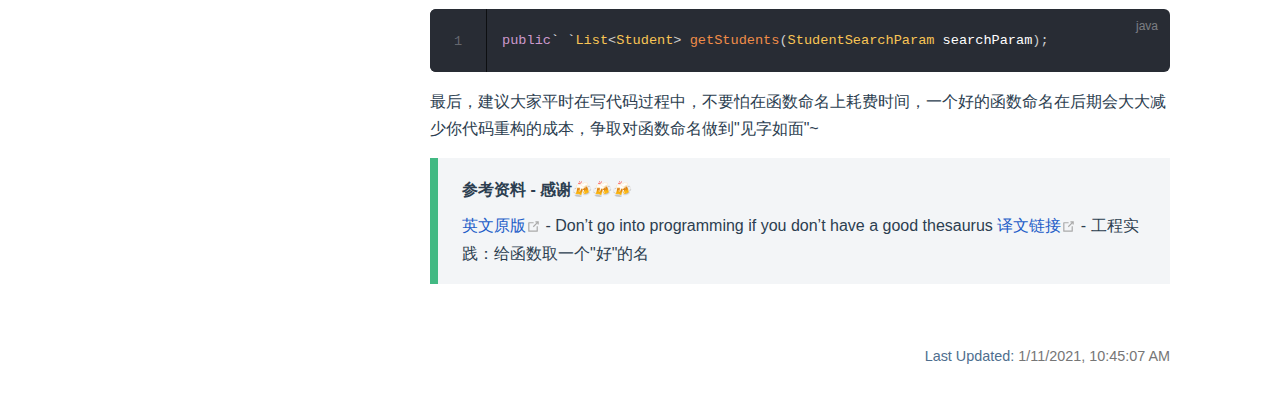
<file: pages/Miscellaneous/namingThings/class_1.html>
<!DOCTYPE html>
<html lang="en-US">
  <head>
    <meta charset="utf-8">
    <meta name="viewport" content="width=device-width,initial-scale=1">
    <title>工程实践：给函数取一个&quot;好&quot;的名字 | JS-Drama</title>
    <meta name="generator" content="VuePress 1.8.0">
    <link rel="icon" href="/assets/images/favicon.ico">
    <meta name="description" content="JS-Drama的前端记录">
    
    <link rel="preload" href="/assets/css/0.styles.76891a63.css" as="style"><link rel="preload" href="/assets/js/app.9454abc9.js" as="script"><link rel="preload" href="/assets/js/2.62a85667.js" as="script"><link rel="preload" href="/assets/js/12.5477dcee.js" as="script"><link rel="prefetch" href="/assets/js/10.26880948.js"><link rel="prefetch" href="/assets/js/11.4f7dc882.js"><link rel="prefetch" href="/assets/js/13.26988e73.js"><link rel="prefetch" href="/assets/js/14.8cda783c.js"><link rel="prefetch" href="/assets/js/15.bc5c35ae.js"><link rel="prefetch" href="/assets/js/16.f525dab1.js"><link rel="prefetch" href="/assets/js/3.607988fe.js"><link rel="prefetch" href="/assets/js/4.8496522d.js"><link rel="prefetch" href="/assets/js/5.88d07b8b.js"><link rel="prefetch" href="/assets/js/6.c671543d.js"><link rel="prefetch" href="/assets/js/7.6958cc2c.js"><link rel="prefetch" href="/assets/js/8.38abe476.js"><link rel="prefetch" href="/assets/js/9.5830ce87.js">
    <link rel="stylesheet" href="/assets/css/0.styles.76891a63.css">
  </head>
  <body>
    <div id="app" data-server-rendered="true"><div class="theme-container"><header class="navbar"><div class="sidebar-button"><svg xmlns="http://www.w3.org/2000/svg" aria-hidden="true" role="img" viewBox="0 0 448 512" class="icon"><path fill="currentColor" d="M436 124H12c-6.627 0-12-5.373-12-12V80c0-6.627 5.373-12 12-12h424c6.627 0 12 5.373 12 12v32c0 6.627-5.373 12-12 12zm0 160H12c-6.627 0-12-5.373-12-12v-32c0-6.627 5.373-12 12-12h424c6.627 0 12 5.373 12 12v32c0 6.627-5.373 12-12 12zm0 160H12c-6.627 0-12-5.373-12-12v-32c0-6.627 5.373-12 12-12h424c6.627 0 12 5.373 12 12v32c0 6.627-5.373 12-12 12z"></path></svg></div> <a href="/" class="home-link router-link-active"><img src="/assets/images/logo.jpg" alt="JS-Drama" class="logo"> <span class="site-name can-hide">JS-Drama</span></a> <div class="links"><div class="search-box"><input aria-label="Search" autocomplete="off" spellcheck="false" value=""> <!----></div> <nav class="nav-links can-hide"><div class="nav-item"><a href="/" class="nav-link">
  首页
</a></div><div class="nav-item"><div class="dropdown-wrapper"><button type="button" aria-label="红宝书笔记" class="dropdown-title"><span class="title">红宝书笔记</span> <span class="arrow down"></span></button> <button type="button" aria-label="红宝书笔记" class="mobile-dropdown-title"><span class="title">红宝书笔记</span> <span class="arrow right"></span></button> <ul class="nav-dropdown" style="display:none;"><li class="dropdown-item"><!----> <a href="/pages/Little-red-book-fourth/1/class-1.html" class="nav-link">
  1. 什么是 JavaScript
</a></li><li class="dropdown-item"><!----> <a href="/pages/Little-red-book-fourth/2/class-1.html" class="nav-link">
  2. HTML 中的 JavaScript
</a></li><li class="dropdown-item"><!----> <a href="/pages/Little-red-book-fourth/3/class-1.html" class="nav-link">
  3. 语言基础
</a></li></ul></div></div><div class="nav-item"><div class="dropdown-wrapper"><button type="button" aria-label="工具类" class="dropdown-title"><span class="title">工具类</span> <span class="arrow down"></span></button> <button type="button" aria-label="工具类" class="mobile-dropdown-title"><span class="title">工具类</span> <span class="arrow right"></span></button> <ul class="nav-dropdown" style="display:none;"><li class="dropdown-item"><!----> <a href="/pages/Tool/commitizen/class_1.html" class="nav-link">
  git cz
</a></li></ul></div></div><div class="nav-item"><div class="dropdown-wrapper"><button type="button" aria-label="杂类-待分类" class="dropdown-title"><span class="title">杂类-待分类</span> <span class="arrow down"></span></button> <button type="button" aria-label="杂类-待分类" class="mobile-dropdown-title"><span class="title">杂类-待分类</span> <span class="arrow right"></span></button> <ul class="nav-dropdown" style="display:none;"><li class="dropdown-item"><!----> <a href="/pages/Miscellaneous/namingThings/class_1.html" aria-current="page" class="nav-link router-link-exact-active router-link-active">
  函数命名
</a></li><li class="dropdown-item"><!----> <a href="/pages/Miscellaneous/vue+websocket/class_1.html" class="nav-link">
  vue+websocket
</a></li><li class="dropdown-item"><!----> <a href="/pages/Miscellaneous/git/class_1.html" class="nav-link">
  git常用命令
</a></li></ul></div></div><div class="nav-item"><a href="https://github.com/JS-Drama/JS-Drama.github.io" target="_blank" rel="noopener noreferrer" class="nav-link external">
  Github
  <span><svg xmlns="http://www.w3.org/2000/svg" aria-hidden="true" focusable="false" x="0px" y="0px" viewBox="0 0 100 100" width="15" height="15" class="icon outbound"><path fill="currentColor" d="M18.8,85.1h56l0,0c2.2,0,4-1.8,4-4v-32h-8v28h-48v-48h28v-8h-32l0,0c-2.2,0-4,1.8-4,4v56C14.8,83.3,16.6,85.1,18.8,85.1z"></path> <polygon fill="currentColor" points="45.7,48.7 51.3,54.3 77.2,28.5 77.2,37.2 85.2,37.2 85.2,14.9 62.8,14.9 62.8,22.9 71.5,22.9"></polygon></svg> <span class="sr-only">(opens new window)</span></span></a></div> <!----></nav></div></header> <div class="sidebar-mask"></div> <aside class="sidebar"><nav class="nav-links"><div class="nav-item"><a href="/" class="nav-link">
  首页
</a></div><div class="nav-item"><div class="dropdown-wrapper"><button type="button" aria-label="红宝书笔记" class="dropdown-title"><span class="title">红宝书笔记</span> <span class="arrow down"></span></button> <button type="button" aria-label="红宝书笔记" class="mobile-dropdown-title"><span class="title">红宝书笔记</span> <span class="arrow right"></span></button> <ul class="nav-dropdown" style="display:none;"><li class="dropdown-item"><!----> <a href="/pages/Little-red-book-fourth/1/class-1.html" class="nav-link">
  1. 什么是 JavaScript
</a></li><li class="dropdown-item"><!----> <a href="/pages/Little-red-book-fourth/2/class-1.html" class="nav-link">
  2. HTML 中的 JavaScript
</a></li><li class="dropdown-item"><!----> <a href="/pages/Little-red-book-fourth/3/class-1.html" class="nav-link">
  3. 语言基础
</a></li></ul></div></div><div class="nav-item"><div class="dropdown-wrapper"><button type="button" aria-label="工具类" class="dropdown-title"><span class="title">工具类</span> <span class="arrow down"></span></button> <button type="button" aria-label="工具类" class="mobile-dropdown-title"><span class="title">工具类</span> <span class="arrow right"></span></button> <ul class="nav-dropdown" style="display:none;"><li class="dropdown-item"><!----> <a href="/pages/Tool/commitizen/class_1.html" class="nav-link">
  git cz
</a></li></ul></div></div><div class="nav-item"><div class="dropdown-wrapper"><button type="button" aria-label="杂类-待分类" class="dropdown-title"><span class="title">杂类-待分类</span> <span class="arrow down"></span></button> <button type="button" aria-label="杂类-待分类" class="mobile-dropdown-title"><span class="title">杂类-待分类</span> <span class="arrow right"></span></button> <ul class="nav-dropdown" style="display:none;"><li class="dropdown-item"><!----> <a href="/pages/Miscellaneous/namingThings/class_1.html" aria-current="page" class="nav-link router-link-exact-active router-link-active">
  函数命名
</a></li><li class="dropdown-item"><!----> <a href="/pages/Miscellaneous/vue+websocket/class_1.html" class="nav-link">
  vue+websocket
</a></li><li class="dropdown-item"><!----> <a href="/pages/Miscellaneous/git/class_1.html" class="nav-link">
  git常用命令
</a></li></ul></div></div><div class="nav-item"><a href="https://github.com/JS-Drama/JS-Drama.github.io" target="_blank" rel="noopener noreferrer" class="nav-link external">
  Github
  <span><svg xmlns="http://www.w3.org/2000/svg" aria-hidden="true" focusable="false" x="0px" y="0px" viewBox="0 0 100 100" width="15" height="15" class="icon outbound"><path fill="currentColor" d="M18.8,85.1h56l0,0c2.2,0,4-1.8,4-4v-32h-8v28h-48v-48h28v-8h-32l0,0c-2.2,0-4,1.8-4,4v56C14.8,83.3,16.6,85.1,18.8,85.1z"></path> <polygon fill="currentColor" points="45.7,48.7 51.3,54.3 77.2,28.5 77.2,37.2 85.2,37.2 85.2,14.9 62.8,14.9 62.8,22.9 71.5,22.9"></polygon></svg> <span class="sr-only">(opens new window)</span></span></a></div> <!----></nav>  <ul class="sidebar-links"><li><section class="sidebar-group depth-0"><p class="sidebar-heading open"><span>工程实践：给函数取一个&quot;好&quot;的名字</span> <!----></p> <ul class="sidebar-links sidebar-group-items"><li><a href="/pages/Miscellaneous/namingThings/class_1.html#一-常见函数命名风格" class="sidebar-link">一.常见函数命名风格</a><ul class="sidebar-sub-headers"></ul></li><li><a href="/pages/Miscellaneous/namingThings/class_1.html#二-函数命名最高境界" class="sidebar-link">二. 函数命名最高境界</a><ul class="sidebar-sub-headers"></ul></li><li><a href="/pages/Miscellaneous/namingThings/class_1.html#三-函数命名最佳实践" class="sidebar-link">三. 函数命名最佳实践</a><ul class="sidebar-sub-headers"><li class="sidebar-sub-header"><a href="/pages/Miscellaneous/namingThings/class_1.html#_1-要领1-动词选取要精准" class="sidebar-link">1）要领1：动词选取要精准</a></li><li class="sidebar-sub-header"><a href="/pages/Miscellaneous/namingThings/class_1.html#_2-要领2-名词使用领域词汇" class="sidebar-link">2）要领2：名词使用领域词汇</a></li><li class="sidebar-sub-header"><a href="/pages/Miscellaneous/namingThings/class_1.html#_3-要领3-函数取名最忌讳-名不副实" class="sidebar-link">3）要领3：函数取名最忌讳&quot;名不副实&quot;</a></li></ul></li></ul></section></li></ul> </aside> <main class="page"> <div class="theme-default-content content__default"><h1 id="工程实践-给函数取一个-好-的名字"><a href="#工程实践-给函数取一个-好-的名字" class="header-anchor">#</a> 工程实践：给函数取一个&quot;好&quot;的名字</h1> <p>早在2013年，国外有个程序员做了一个有意思的投票统计，该投票是让程序员从以下几个选项中选出平时在工作中自己认为最难做的事情：</p> <ul><li>做项目方案设计</li> <li>编写测试用例</li> <li>撰写设计文档</li> <li>向别人解释我们在做什么事情</li> <li>实现你不认同的feature</li> <li>在别人写的代码基础上做改造</li> <li>与人沟通</li> <li>给函数、变量命名</li> <li>进行工作量估时</li></ul> <p>也许在大家的印象中，<strong>撰写设计文档</strong>和<strong>在别人写的代码基础上做改造</strong>应该是最难的事情。但是最终的投票结果确让大家意想不到，这次投票一起有4522名程序员参与了投票，排在第一位的是<strong>给函数、变量命名：</strong></p> <p><img src="/assets/img/288799-20190321204646384-117448761.3c3f3807.jpg" alt="img"></p> <p>大概一半的人投票给了 <strong>给函数、变量命名</strong> ，从这次投票结果我们足可以看出：给函数、变量命名虽然是一件再普通不过的事情，但是要想把这件事做好绝非易事。那么今天，我们就来聊一聊如何给函数取一个好的名字。以下是本文大纲目录：</p> <p>一.常见的函数命名风格</p> <p>二.函数命名的最高境界</p> <p>三.函数命名最佳实践</p> <h2 id="一-常见函数命名风格"><a href="#一-常见函数命名风格" class="header-anchor">#</a> 一.常见函数命名风格</h2> <p>目前来说，最常见的函数命名主要有两种风格：驼峰命名和帕斯卡命名。</p> <ul><li>驼峰命名：多个单词组成一个名称时，第一个单词全部小写，后面单词首字母大写；如：</li></ul> <div class="language-java line-numbers-mode"><pre class="language-java"><code><span class="token keyword">public</span>` `<span class="token keyword">void</span>` `<span class="token function">setUserName</span><span class="token punctuation">(</span><span class="token class-name">String</span> userName<span class="token punctuation">)</span><span class="token punctuation">;</span>
</code></pre> <div class="line-numbers-wrapper"><span class="line-number">1</span><br></div></div><ul><li>帕斯卡命名：多个单词组成一个名称时，每个单词的首字母大写；</li></ul> <div class="language-java line-numbers-mode"><pre class="language-java"><code><span class="token keyword">public</span>` `<span class="token keyword">void</span>` `<span class="token class-name">SetUserName</span><span class="token punctuation">(</span><span class="token class-name">String</span> userName<span class="token punctuation">)</span><span class="token punctuation">;</span>
</code></pre> <div class="line-numbers-wrapper"><span class="line-number">1</span><br></div></div><p>两种命名风格都是ok的，但要保证一点，对于一个团队或者一个项目，需要根据语言本身的推荐命名方式做好约定。比如java一般都采取驼峰命名，C#采取帕斯卡命名。</p> <h2 id="二-函数命名最高境界"><a href="#二-函数命名最高境界" class="header-anchor">#</a> 二. 函数命名最高境界</h2> <p>我们通常说：天下武功，唯快不破。那么对于函数命名来说最高境界是什么呢？我认为是：<strong>见字如面</strong>，顾名思义，就是看到函数的名字就知道这个函数具体做了哪些事情。</p> <p>比如上面的函数：</p> <div class="language-java line-numbers-mode"><pre class="language-java"><code><span class="token keyword">public</span>` `<span class="token keyword">void</span>` `<span class="token function">setUserName</span><span class="token punctuation">(</span><span class="token class-name">String</span> userName<span class="token punctuation">)</span><span class="token punctuation">;</span>
</code></pre> <div class="line-numbers-wrapper"><span class="line-number">1</span><br></div></div><p>但是下面这个函数命名就不是一个好的命名：</p> <div class="language-java line-numbers-mode"><pre class="language-java"><code><span class="token keyword">public</span>` `<span class="token class-name">String</span> <span class="token function">addCharacter</span><span class="token punctuation">(</span><span class="token class-name">String</span> originString<span class="token punctuation">,</span> ``<span class="token keyword">char</span>` `ch<span class="token punctuation">)</span><span class="token punctuation">;</span>
</code></pre> <div class="line-numbers-wrapper"><span class="line-number">1</span><br></div></div><p>这个函数，一咋看，还不错，从函数字面意思看是给某个字符串添加一个字符。 <strong>但是到底是在原有字符串首部添加，还是在原有字符串末尾追加呢？亦或是在某个固定位置插入呢？</strong> 从函数名字完全看不出来这个函数的真正意图，只能继续往下读这个函数的具体实现才知道。</p> <p>而下面这几个名字就比上面要好得多：</p> <div class="language-java line-numbers-mode"><pre class="language-java"><code><span class="token keyword">public</span>` `<span class="token class-name">String</span> <span class="token function">appendCharacter</span><span class="token punctuation">(</span><span class="token class-name">String</span> originString<span class="token punctuation">,</span> ``<span class="token keyword">char</span>` `ch<span class="token punctuation">)</span><span class="token punctuation">;</span>   ``<span class="token comment">// 追加到末尾``public` `String insertCharacter(String originString, ``char` `ch, ``int` `insertPosition); ``// 插入指定位置</span>
</code></pre> <div class="line-numbers-wrapper"><span class="line-number">1</span><br></div></div><h2 id="三-函数命名最佳实践"><a href="#三-函数命名最佳实践" class="header-anchor">#</a> 三. 函数命名最佳实践</h2> <h3 id="_1-要领1-动词选取要精准"><a href="#_1-要领1-动词选取要精准" class="header-anchor">#</a> 1）要领1：动词选取要精准</h3> <p>通常来说，动词决定了一个函数要采取什么&quot;动作&quot;。动词取的好，一个函数名字已经成功了80%。</p> <p>常用动词表：</p> <table><thead><tr><th>类别</th> <th>单词</th></tr></thead> <tbody><tr><td>添加/插入/创建/初始化/加载</td> <td>add、append、insert、create、initialize、load</td></tr> <tr><td>删除/销毁</td> <td>delete、remove、destroy、drop</td></tr> <tr><td>打开/开始/启动</td> <td>open、start</td></tr> <tr><td>关闭/停止</td> <td>close、stop</td></tr> <tr><td>获取/读取/查找/查询</td> <td>get、fetch、acquire、read、search、find、query</td></tr> <tr><td>设置/重置/放入/写入/释放/刷新</td> <td>set、reset、put、write、release、refresh</td></tr> <tr><td>发送/推送</td> <td>send、push</td></tr> <tr><td>接收/拉取</td> <td>receive、pull</td></tr> <tr><td>提交/撤销/取消</td> <td>submit、cancel</td></tr> <tr><td>收集/采集/选取/选择</td> <td>collect、pick、select</td></tr> <tr><td>提取/解析</td> <td>sub、extract、parse</td></tr> <tr><td>编码/解码</td> <td>encode、decode</td></tr> <tr><td>填充/打包/压缩</td> <td>fill、pack、compress</td></tr> <tr><td>清空/拆包/解压</td> <td>flush、clear、unpack、decompress</td></tr> <tr><td>增加/减少</td> <td>increase、decrease、reduce</td></tr> <tr><td>分隔/拼接</td> <td>split、join、concat</td></tr> <tr><td>过滤/校验/检测</td> <td>filter、valid、check</td></tr></tbody></table> <p>动词决定了函数的具体动作，而名词决定了函数具体的操作对象，对于名词，尽量使用领域词汇，不要使用生僻或者大家很少使用的词语。</p> <h3 id="_2-要领2-名词使用领域词汇"><a href="#_2-要领2-名词使用领域词汇" class="header-anchor">#</a> 2）要领2：名词使用领域词汇</h3> <p>举个例子：集合的容量通常用capacity、集合实际元素个数用size、字符串长度用length，这种就遵循大家的使用习惯，不要用size去形如字符串的长度。</p> <p>再比如，假如使用到建造者模式，那么通常会用build作为函数名字，这个时候就不要另辟蹊径，用create来作为函数名字，使用大家约定俗成的命名习惯更容易让你的代码被别人读懂。</p> <p>常用名词表：</p> <table><thead><tr><th>类别</th> <th>单词</th></tr></thead> <tbody><tr><td>容量/大小/长度</td> <td>capacity、size、length</td></tr> <tr><td>实例/上下文</td> <td>instance、context</td></tr> <tr><td>配置</td> <td>config、settings</td></tr> <tr><td>头部/前面/前一个/第一个</td> <td>header、front、previous、first</td></tr> <tr><td>尾部/后面/后一个/最后一个</td> <td>tail、back、next、last</td></tr> <tr><td>区间/区域/某一部分/范围/规模</td> <td>range、interval、region、area、section、scope、scale</td></tr> <tr><td>缓存/缓冲/会话</td> <td>cache、buffer、session</td></tr> <tr><td>本地/局部/全局</td> <td>local、global</td></tr> <tr><td>成员/元素</td> <td>member、element</td></tr> <tr><td>菜单/列表</td> <td>menu、list</td></tr> <tr><td>源/目标</td> <td>source、destination、target</td></tr></tbody></table> <h3 id="_3-要领3-函数取名最忌讳-名不副实"><a href="#_3-要领3-函数取名最忌讳-名不副实" class="header-anchor">#</a> 3）要领3：函数取名最忌讳&quot;名不副实&quot;</h3> <p>函数取名最忌讳的是&quot;名不副实&quot;，举个例子，假如有个Cache类，里面有个函数判断key是否过期：</p> <div class="language-java line-numbers-mode"><pre class="language-java"><code><span class="token keyword">public</span> <span class="token keyword">boolean</span> <span class="token function">isExpired</span><span class="token punctuation">(</span><span class="token class-name">String</span> key<span class="token punctuation">)</span> <span class="token punctuation">{</span>
    <span class="token comment">// 当前时间戳</span>
    <span class="token keyword">long</span> curTimestamp <span class="token operator">=</span> <span class="token class-name">DateUtils</span><span class="token punctuation">.</span><span class="token function">nowUnixTime</span><span class="token punctuation">(</span><span class="token punctuation">)</span><span class="token punctuation">;</span>
    <span class="token comment">// 获取key的存入时间戳</span>
    <span class="token keyword">long</span> storeTimestamp <span class="token operator">=</span> <span class="token function">getStoreTimestamp</span><span class="token punctuation">(</span>key<span class="token punctuation">)</span><span class="token punctuation">;</span>

    <span class="token keyword">if</span> <span class="token punctuation">(</span>curTimestamp <span class="token operator">-</span> storeTimestamp <span class="token operator">&gt;</span> MAX_EXPIRE_SECONDS<span class="token punctuation">)</span> <span class="token punctuation">{</span>
        <span class="token comment">// 注意这个地方的delete是个隐藏逻辑</span>
        <span class="token function">delete</span><span class="token punctuation">(</span>key<span class="token punctuation">)</span><span class="token punctuation">;</span>
        <span class="token keyword">return</span> <span class="token boolean">true</span><span class="token punctuation">;</span>
    <span class="token punctuation">}</span>
    <span class="token keyword">return</span> <span class="token boolean">false</span><span class="token punctuation">;</span>
<span class="token punctuation">}</span>
</code></pre> <div class="line-numbers-wrapper"><span class="line-number">1</span><br><span class="line-number">2</span><br><span class="line-number">3</span><br><span class="line-number">4</span><br><span class="line-number">5</span><br><span class="line-number">6</span><br><span class="line-number">7</span><br><span class="line-number">8</span><br><span class="line-number">9</span><br><span class="line-number">10</span><br><span class="line-number">11</span><br><span class="line-number">12</span><br><span class="line-number">13</span><br></div></div><p>上面这个函数从函数字面意思看是判断key是否过期，但是！！ <strong>它居然在函数里面隐藏了一段特殊逻辑：如果过期则删除掉key。</strong> 这个就是典型的&quot;名不副实&quot;，这个是最忌讳的，会给后续的开发人员留下&quot;巨坑&quot;。</p> <p>有两种方式去优化这段代码：</p> <ul><li>方式一：将隐藏逻辑去掉</li></ul> <div class="language-java line-numbers-mode"><pre class="language-java"><code><span class="token keyword">public</span> <span class="token keyword">boolean</span> <span class="token function">isExpired</span><span class="token punctuation">(</span><span class="token class-name">String</span> key<span class="token punctuation">)</span> <span class="token punctuation">{</span>
    <span class="token comment">// 当前时间戳</span>
    <span class="token keyword">long</span> curTimestamp <span class="token operator">=</span> <span class="token class-name">DateUtils</span><span class="token punctuation">.</span><span class="token function">nowUnixTime</span><span class="token punctuation">(</span><span class="token punctuation">)</span><span class="token punctuation">;</span>
    <span class="token comment">// 获取key的存入时间戳</span>
    <span class="token keyword">long</span> storeTimestamp <span class="token operator">=</span> <span class="token function">getStoreTimestamp</span><span class="token punctuation">(</span>key<span class="token punctuation">)</span><span class="token punctuation">;</span>
    <span class="token keyword">if</span> <span class="token punctuation">(</span>curTimestamp <span class="token operator">-</span> storeTimestamp <span class="token operator">&gt;</span> MAX_EXPIRE_SECONDS<span class="token punctuation">)</span> <span class="token punctuation">{</span>
        <span class="token keyword">return</span> <span class="token boolean">true</span><span class="token punctuation">;</span>
    <span class="token punctuation">}</span>
    <span class="token keyword">return</span> <span class="token boolean">false</span><span class="token punctuation">;</span>
<span class="token punctuation">}</span>
</code></pre> <div class="line-numbers-wrapper"><span class="line-number">1</span><br><span class="line-number">2</span><br><span class="line-number">3</span><br><span class="line-number">4</span><br><span class="line-number">5</span><br><span class="line-number">6</span><br><span class="line-number">7</span><br><span class="line-number">8</span><br><span class="line-number">9</span><br><span class="line-number">10</span><br></div></div><ul><li>方式二：改变函数名字</li></ul> <div class="language-java line-numbers-mode"><pre class="language-java"><code><span class="token keyword">public</span> <span class="token keyword">int</span> <span class="token function">deleteIfExpired</span><span class="token punctuation">(</span><span class="token class-name">String</span> key<span class="token punctuation">)</span> <span class="token punctuation">{</span>
    <span class="token comment">// 当前时间戳</span>
    <span class="token keyword">long</span> curTimestamp <span class="token operator">=</span> <span class="token class-name">DateUtils</span><span class="token punctuation">.</span><span class="token function">nowUnixTime</span><span class="token punctuation">(</span><span class="token punctuation">)</span><span class="token punctuation">;</span>
    <span class="token comment">// 获取key的存入时间戳</span>
    <span class="token keyword">long</span> storeTimestamp <span class="token operator">=</span> <span class="token function">getStoreTimestamp</span><span class="token punctuation">(</span>key<span class="token punctuation">)</span><span class="token punctuation">;</span>

    <span class="token keyword">if</span> <span class="token punctuation">(</span>curTimestamp <span class="token operator">-</span> storeTimestamp <span class="token operator">&gt;</span> MAX_EXPIRE_SECONDS<span class="token punctuation">)</span> <span class="token punctuation">{</span>
        <span class="token keyword">return</span> <span class="token function">delete</span><span class="token punctuation">(</span>key<span class="token punctuation">)</span><span class="token punctuation">;</span>
    <span class="token punctuation">}</span>
    <span class="token keyword">return</span> <span class="token number">0</span><span class="token punctuation">;</span>
<span class="token punctuation">}</span>
</code></pre> <div class="line-numbers-wrapper"><span class="line-number">1</span><br><span class="line-number">2</span><br><span class="line-number">3</span><br><span class="line-number">4</span><br><span class="line-number">5</span><br><span class="line-number">6</span><br><span class="line-number">7</span><br><span class="line-number">8</span><br><span class="line-number">9</span><br><span class="line-number">10</span><br><span class="line-number">11</span><br></div></div><p>4）<strong>要领4：多查询条件的函数名字谨慎使用介词by</strong></p> <p>我们平时在写查询接口时，假如有多个查询参数怎么办？每个通过by一起连接依赖？No！这绝对不是明智的方式。假如一开始产品的需求是通过学生姓名查询学生信息，写出来的可能是这样的函数：</p> <div class="language-java line-numbers-mode"><pre class="language-java"><code><span class="token keyword">public</span>` `<span class="token class-name">List</span><span class="token generics"><span class="token punctuation">&lt;</span><span class="token class-name">Student</span><span class="token punctuation">&gt;</span></span> <span class="token function">getByName</span><span class="token punctuation">(</span><span class="token class-name">String</span> name<span class="token punctuation">)</span><span class="token punctuation">;</span>
</code></pre> <div class="line-numbers-wrapper"><span class="line-number">1</span><br></div></div><p>然后突然又有一天产品提出了新的需求，希望同时可以通过姓名和电话号码来查询学生信息，那么函数可能变成这样了：</p> <div class="language-java line-numbers-mode"><pre class="language-java"><code><span class="token keyword">public</span>` `<span class="token class-name">List</span><span class="token generics"><span class="token punctuation">&lt;</span><span class="token class-name">Student</span><span class="token punctuation">&gt;</span></span> <span class="token function">getByNameAndMobile</span><span class="token punctuation">(</span><span class="token class-name">String</span> name<span class="token punctuation">,</span> <span class="token class-name">String</span> mobile<span class="token punctuation">)</span><span class="token punctuation">;</span>
</code></pre> <div class="line-numbers-wrapper"><span class="line-number">1</span><br></div></div><p>接着，没过多久，产品又希望根据学生年龄来查询学生信息，那么函数可能变成这样了：</p> <div class="language-java line-numbers-mode"><pre class="language-java"><code><span class="token keyword">public</span>` `<span class="token class-name">List</span><span class="token generics"><span class="token punctuation">&lt;</span><span class="token class-name">Student</span><span class="token punctuation">&gt;</span></span> <span class="token function">getByNameAndMobileAndAge</span><span class="token punctuation">(</span><span class="token class-name">String</span> name<span class="token punctuation">,</span> <span class="token class-name">String</span> mobile<span class="token punctuation">,</span> ``<span class="token keyword">int</span>` `age<span class="token punctuation">)</span><span class="token punctuation">;</span>
</code></pre> <div class="line-numbers-wrapper"><span class="line-number">1</span><br></div></div><p>如果这样来给函数命名，那么你的噩梦大门即将打开。</p> <p>通常比较好的做法是：</p> <ul><li>如果是通过主键id来查询，那么可以通过by来连接查询信息，比如：</li></ul> <div class="language-java line-numbers-mode"><pre class="language-java"><code><span class="token keyword">public</span>` `<span class="token class-name">Student</span> <span class="token function">getByStudentId</span><span class="token punctuation">(</span>``<span class="token keyword">long</span>` `studentId<span class="token punctuation">)</span><span class="token punctuation">;</span>
</code></pre> <div class="line-numbers-wrapper"><span class="line-number">1</span><br></div></div><ul><li>如果是通过其他属性来查询，并且未来会存在多个组合查询的可能性，建议进行封装，比如：</li></ul> <div class="language-java line-numbers-mode"><pre class="language-java"><code><span class="token keyword">public</span>` `<span class="token class-name">List</span><span class="token generics"><span class="token punctuation">&lt;</span><span class="token class-name">Student</span><span class="token punctuation">&gt;</span></span> <span class="token function">getStudents</span><span class="token punctuation">(</span><span class="token class-name">StudentSearchParam</span> searchParam<span class="token punctuation">)</span><span class="token punctuation">;</span>
</code></pre> <div class="line-numbers-wrapper"><span class="line-number">1</span><br></div></div><p>最后，建议大家平时在写代码过程中，不要怕在函数命名上耗费时间，一个好的函数命名在后期会大大减少你代码重构的成本，争取对函数命名做到&quot;见字如面&quot;~</p> <div class="custom-block tip"><p class="custom-block-title">参考资料 - 感谢🍻🍻🍻</p> <p><a href="https://www.itworld.com/article/2833265/don-t-go-into-programming-if-you-don-t-have-a-good-thesaurus.html" target="_blank" rel="noopener noreferrer">英文原版<span><svg xmlns="http://www.w3.org/2000/svg" aria-hidden="true" focusable="false" x="0px" y="0px" viewBox="0 0 100 100" width="15" height="15" class="icon outbound"><path fill="currentColor" d="M18.8,85.1h56l0,0c2.2,0,4-1.8,4-4v-32h-8v28h-48v-48h28v-8h-32l0,0c-2.2,0-4,1.8-4,4v56C14.8,83.3,16.6,85.1,18.8,85.1z"></path> <polygon fill="currentColor" points="45.7,48.7 51.3,54.3 77.2,28.5 77.2,37.2 85.2,37.2 85.2,14.9 62.8,14.9 62.8,22.9 71.5,22.9"></polygon></svg> <span class="sr-only">(opens new window)</span></span></a> - Don’t go into programming if you don’t have a good thesaurus
<a href="https://www.cnblogs.com/dolphin0520/p/10567879.html" target="_blank" rel="noopener noreferrer">译文链接<span><svg xmlns="http://www.w3.org/2000/svg" aria-hidden="true" focusable="false" x="0px" y="0px" viewBox="0 0 100 100" width="15" height="15" class="icon outbound"><path fill="currentColor" d="M18.8,85.1h56l0,0c2.2,0,4-1.8,4-4v-32h-8v28h-48v-48h28v-8h-32l0,0c-2.2,0-4,1.8-4,4v56C14.8,83.3,16.6,85.1,18.8,85.1z"></path> <polygon fill="currentColor" points="45.7,48.7 51.3,54.3 77.2,28.5 77.2,37.2 85.2,37.2 85.2,14.9 62.8,14.9 62.8,22.9 71.5,22.9"></polygon></svg> <span class="sr-only">(opens new window)</span></span></a> - 工程实践：给函数取一个&quot;好&quot;的名</p></div></div> <footer class="page-edit"><!----> <div class="last-updated"><span class="prefix">Last Updated:</span> <span class="time">1/11/2021, 10:45:07 AM</span></div></footer> <!----> </main></div><div class="global-ui"></div></div>
    <script src="/assets/js/app.9454abc9.js" defer></script><script src="/assets/js/2.62a85667.js" defer></script><script src="/assets/js/12.5477dcee.js" defer></script>
  </body>
</html>
</file>
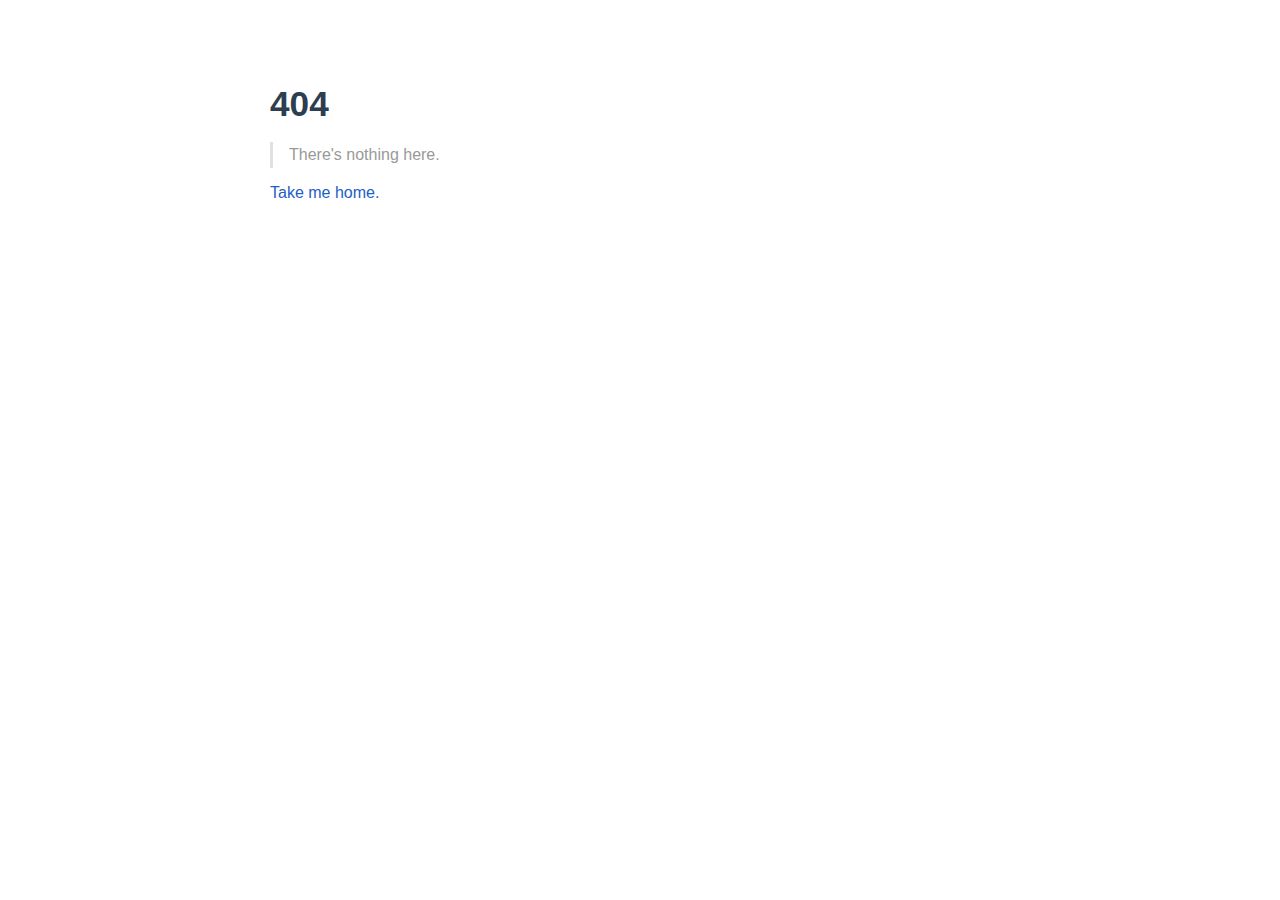
<file: pages/Miscellaneous/vue+websocket/class_1.html>
<!DOCTYPE html>
<html lang="en-US">
  <head>
    <meta charset="utf-8">
    <meta name="viewport" content="width=device-width,initial-scale=1">
    <title>在vue项目中使用websocket | JS-Drama</title>
    <meta name="generator" content="VuePress 1.8.0">
    <link rel="icon" href="/assets/images/favicon.ico">
    <meta name="description" content="JS-Drama的前端记录">
    
    <link rel="preload" href="/assets/css/0.styles.76891a63.css" as="style"><link rel="preload" href="/assets/js/app.9454abc9.js" as="script"><link rel="preload" href="/assets/js/2.62a85667.js" as="script"><link rel="preload" href="/assets/js/16.f525dab1.js" as="script"><link rel="prefetch" href="/assets/js/10.26880948.js"><link rel="prefetch" href="/assets/js/11.4f7dc882.js"><link rel="prefetch" href="/assets/js/12.5477dcee.js"><link rel="prefetch" href="/assets/js/13.26988e73.js"><link rel="prefetch" href="/assets/js/14.8cda783c.js"><link rel="prefetch" href="/assets/js/15.bc5c35ae.js"><link rel="prefetch" href="/assets/js/3.607988fe.js"><link rel="prefetch" href="/assets/js/4.8496522d.js"><link rel="prefetch" href="/assets/js/5.88d07b8b.js"><link rel="prefetch" href="/assets/js/6.c671543d.js"><link rel="prefetch" href="/assets/js/7.6958cc2c.js"><link rel="prefetch" href="/assets/js/8.38abe476.js"><link rel="prefetch" href="/assets/js/9.5830ce87.js">
    <link rel="stylesheet" href="/assets/css/0.styles.76891a63.css">
  </head>
  <body>
    <div id="app" data-server-rendered="true"><div class="theme-container"><header class="navbar"><div class="sidebar-button"><svg xmlns="http://www.w3.org/2000/svg" aria-hidden="true" role="img" viewBox="0 0 448 512" class="icon"><path fill="currentColor" d="M436 124H12c-6.627 0-12-5.373-12-12V80c0-6.627 5.373-12 12-12h424c6.627 0 12 5.373 12 12v32c0 6.627-5.373 12-12 12zm0 160H12c-6.627 0-12-5.373-12-12v-32c0-6.627 5.373-12 12-12h424c6.627 0 12 5.373 12 12v32c0 6.627-5.373 12-12 12zm0 160H12c-6.627 0-12-5.373-12-12v-32c0-6.627 5.373-12 12-12h424c6.627 0 12 5.373 12 12v32c0 6.627-5.373 12-12 12z"></path></svg></div> <a href="/" class="home-link router-link-active"><img src="/assets/images/logo.jpg" alt="JS-Drama" class="logo"> <span class="site-name can-hide">JS-Drama</span></a> <div class="links"><div class="search-box"><input aria-label="Search" autocomplete="off" spellcheck="false" value=""> <!----></div> <nav class="nav-links can-hide"><div class="nav-item"><a href="/" class="nav-link">
  首页
</a></div><div class="nav-item"><div class="dropdown-wrapper"><button type="button" aria-label="红宝书笔记" class="dropdown-title"><span class="title">红宝书笔记</span> <span class="arrow down"></span></button> <button type="button" aria-label="红宝书笔记" class="mobile-dropdown-title"><span class="title">红宝书笔记</span> <span class="arrow right"></span></button> <ul class="nav-dropdown" style="display:none;"><li class="dropdown-item"><!----> <a href="/pages/Little-red-book-fourth/1/class-1.html" class="nav-link">
  1. 什么是 JavaScript
</a></li><li class="dropdown-item"><!----> <a href="/pages/Little-red-book-fourth/2/class-1.html" class="nav-link">
  2. HTML 中的 JavaScript
</a></li><li class="dropdown-item"><!----> <a href="/pages/Little-red-book-fourth/3/class-1.html" class="nav-link">
  3. 语言基础
</a></li></ul></div></div><div class="nav-item"><div class="dropdown-wrapper"><button type="button" aria-label="工具类" class="dropdown-title"><span class="title">工具类</span> <span class="arrow down"></span></button> <button type="button" aria-label="工具类" class="mobile-dropdown-title"><span class="title">工具类</span> <span class="arrow right"></span></button> <ul class="nav-dropdown" style="display:none;"><li class="dropdown-item"><!----> <a href="/pages/Tool/commitizen/class_1.html" class="nav-link">
  git cz
</a></li></ul></div></div><div class="nav-item"><div class="dropdown-wrapper"><button type="button" aria-label="杂类-待分类" class="dropdown-title"><span class="title">杂类-待分类</span> <span class="arrow down"></span></button> <button type="button" aria-label="杂类-待分类" class="mobile-dropdown-title"><span class="title">杂类-待分类</span> <span class="arrow right"></span></button> <ul class="nav-dropdown" style="display:none;"><li class="dropdown-item"><!----> <a href="/pages/Miscellaneous/namingThings/class_1.html" class="nav-link">
  函数命名
</a></li><li class="dropdown-item"><!----> <a href="/pages/Miscellaneous/vue+websocket/class_1.html" aria-current="page" class="nav-link router-link-exact-active router-link-active">
  vue+websocket
</a></li><li class="dropdown-item"><!----> <a href="/pages/Miscellaneous/git/class_1.html" class="nav-link">
  git常用命令
</a></li></ul></div></div><div class="nav-item"><a href="https://github.com/JS-Drama/JS-Drama.github.io" target="_blank" rel="noopener noreferrer" class="nav-link external">
  Github
  <span><svg xmlns="http://www.w3.org/2000/svg" aria-hidden="true" focusable="false" x="0px" y="0px" viewBox="0 0 100 100" width="15" height="15" class="icon outbound"><path fill="currentColor" d="M18.8,85.1h56l0,0c2.2,0,4-1.8,4-4v-32h-8v28h-48v-48h28v-8h-32l0,0c-2.2,0-4,1.8-4,4v56C14.8,83.3,16.6,85.1,18.8,85.1z"></path> <polygon fill="currentColor" points="45.7,48.7 51.3,54.3 77.2,28.5 77.2,37.2 85.2,37.2 85.2,14.9 62.8,14.9 62.8,22.9 71.5,22.9"></polygon></svg> <span class="sr-only">(opens new window)</span></span></a></div> <!----></nav></div></header> <div class="sidebar-mask"></div> <aside class="sidebar"><nav class="nav-links"><div class="nav-item"><a href="/" class="nav-link">
  首页
</a></div><div class="nav-item"><div class="dropdown-wrapper"><button type="button" aria-label="红宝书笔记" class="dropdown-title"><span class="title">红宝书笔记</span> <span class="arrow down"></span></button> <button type="button" aria-label="红宝书笔记" class="mobile-dropdown-title"><span class="title">红宝书笔记</span> <span class="arrow right"></span></button> <ul class="nav-dropdown" style="display:none;"><li class="dropdown-item"><!----> <a href="/pages/Little-red-book-fourth/1/class-1.html" class="nav-link">
  1. 什么是 JavaScript
</a></li><li class="dropdown-item"><!----> <a href="/pages/Little-red-book-fourth/2/class-1.html" class="nav-link">
  2. HTML 中的 JavaScript
</a></li><li class="dropdown-item"><!----> <a href="/pages/Little-red-book-fourth/3/class-1.html" class="nav-link">
  3. 语言基础
</a></li></ul></div></div><div class="nav-item"><div class="dropdown-wrapper"><button type="button" aria-label="工具类" class="dropdown-title"><span class="title">工具类</span> <span class="arrow down"></span></button> <button type="button" aria-label="工具类" class="mobile-dropdown-title"><span class="title">工具类</span> <span class="arrow right"></span></button> <ul class="nav-dropdown" style="display:none;"><li class="dropdown-item"><!----> <a href="/pages/Tool/commitizen/class_1.html" class="nav-link">
  git cz
</a></li></ul></div></div><div class="nav-item"><div class="dropdown-wrapper"><button type="button" aria-label="杂类-待分类" class="dropdown-title"><span class="title">杂类-待分类</span> <span class="arrow down"></span></button> <button type="button" aria-label="杂类-待分类" class="mobile-dropdown-title"><span class="title">杂类-待分类</span> <span class="arrow right"></span></button> <ul class="nav-dropdown" style="display:none;"><li class="dropdown-item"><!----> <a href="/pages/Miscellaneous/namingThings/class_1.html" class="nav-link">
  函数命名
</a></li><li class="dropdown-item"><!----> <a href="/pages/Miscellaneous/vue+websocket/class_1.html" aria-current="page" class="nav-link router-link-exact-active router-link-active">
  vue+websocket
</a></li><li class="dropdown-item"><!----> <a href="/pages/Miscellaneous/git/class_1.html" class="nav-link">
  git常用命令
</a></li></ul></div></div><div class="nav-item"><a href="https://github.com/JS-Drama/JS-Drama.github.io" target="_blank" rel="noopener noreferrer" class="nav-link external">
  Github
  <span><svg xmlns="http://www.w3.org/2000/svg" aria-hidden="true" focusable="false" x="0px" y="0px" viewBox="0 0 100 100" width="15" height="15" class="icon outbound"><path fill="currentColor" d="M18.8,85.1h56l0,0c2.2,0,4-1.8,4-4v-32h-8v28h-48v-48h28v-8h-32l0,0c-2.2,0-4,1.8-4,4v56C14.8,83.3,16.6,85.1,18.8,85.1z"></path> <polygon fill="currentColor" points="45.7,48.7 51.3,54.3 77.2,28.5 77.2,37.2 85.2,37.2 85.2,14.9 62.8,14.9 62.8,22.9 71.5,22.9"></polygon></svg> <span class="sr-only">(opens new window)</span></span></a></div> <!----></nav>  <ul class="sidebar-links"><li><section class="sidebar-group depth-0"><p class="sidebar-heading open"><span>在vue项目中使用websocket</span> <!----></p> <ul class="sidebar-links sidebar-group-items"><li><a href="/pages/Miscellaneous/vue+websocket/class_1.html#websocket" class="sidebar-link">websocket</a><ul class="sidebar-sub-headers"></ul></li><li><a href="/pages/Miscellaneous/vue+websocket/class_1.html#场景阐述" class="sidebar-link">场景阐述</a><ul class="sidebar-sub-headers"></ul></li><li><a href="/pages/Miscellaneous/vue+websocket/class_1.html#vue-项目代码示例" class="sidebar-link">vue 项目代码示例</a><ul class="sidebar-sub-headers"></ul></li></ul></section></li></ul> </aside> <main class="page"> <div class="theme-default-content content__default"><h1 id="在vue项目中使用websocket"><a href="#在vue项目中使用websocket" class="header-anchor">#</a> 在vue项目中使用websocket</h1> <h2 id="websocket"><a href="#websocket" class="header-anchor">#</a> websocket</h2> <div class="custom-block tip"><p class="custom-block-title">解决问题</p> <p>有心跳检测及自动重连机制，当网络断开或者后端服务问题造成客户端 websocket 断开，程序会自动尝试重新连接直到再次连接成功</p></div> <h2 id="场景阐述"><a href="#场景阐述" class="header-anchor">#</a> 场景阐述</h2> <p>在使用原生websocket的时候，如果设备网络断开，不会触发任何函数，前端程序无法得知当前连接已经断开。这个时候如果调用websocket.send方法，浏览器就会发现消息发不出去，便会立刻或者一定短时间后（不同浏览器或者浏览器版本可能表现不同）触发onclose函数。</p> <p>后端websocket服务也可能出现异常，连接断开后前端也并没有收到通知，因此需要前端定时发送心跳消息ping，后端收到ping类型的消息，立马返回pong消息，告知前端连接正常。如果一定时间没收到pong消息，就说明连接不正常，前端便会执行重连。</p> <p>为了解决以上两个问题，以前端作为主动方，定时发送ping消息，用于检测网络和前后端连接问题。一旦发现异常，前端持续执行重连逻辑，直到重连成功。</p> <h2 id="vue-项目代码示例"><a href="#vue-项目代码示例" class="header-anchor">#</a> vue 项目代码示例</h2> <div class="language-vue line-numbers-mode"><pre class="language-vue"><code><span class="token tag"><span class="token tag"><span class="token punctuation">&lt;</span>template</span><span class="token punctuation">&gt;</span></span>
  <span class="token tag"><span class="token tag"><span class="token punctuation">&lt;</span>div</span> <span class="token attr-name">class</span><span class="token attr-value"><span class="token punctuation attr-equals">=</span><span class="token punctuation">&quot;</span>box<span class="token punctuation">&quot;</span></span><span class="token punctuation">&gt;</span></span>
    websocket
  <span class="token tag"><span class="token tag"><span class="token punctuation">&lt;/</span>div</span><span class="token punctuation">&gt;</span></span>
<span class="token tag"><span class="token tag"><span class="token punctuation">&lt;/</span>template</span><span class="token punctuation">&gt;</span></span>
<span class="token tag"><span class="token tag"><span class="token punctuation">&lt;</span>script</span><span class="token punctuation">&gt;</span></span><span class="token script"><span class="token language-javascript">
  <span class="token keyword">const</span> heartCheck <span class="token operator">=</span> <span class="token punctuation">{</span>
    timeout<span class="token operator">:</span> <span class="token number">60</span> <span class="token operator">*</span> <span class="token number">1000</span><span class="token punctuation">,</span>
    timer<span class="token operator">:</span> <span class="token keyword">null</span><span class="token punctuation">,</span>
    serverTimer<span class="token operator">:</span> <span class="token keyword">null</span><span class="token punctuation">,</span>
    <span class="token function">reset</span><span class="token punctuation">(</span><span class="token punctuation">)</span> <span class="token punctuation">{</span>
      <span class="token keyword">this</span><span class="token punctuation">.</span>timer <span class="token operator">&amp;&amp;</span> <span class="token function">clearTimeout</span><span class="token punctuation">(</span><span class="token keyword">this</span><span class="token punctuation">.</span>timer<span class="token punctuation">)</span>
      <span class="token keyword">this</span><span class="token punctuation">.</span>serverTimer <span class="token operator">&amp;&amp;</span> <span class="token function">clearTimeout</span><span class="token punctuation">(</span><span class="token keyword">this</span><span class="token punctuation">.</span>serverTimer<span class="token punctuation">)</span>
    <span class="token punctuation">}</span><span class="token punctuation">,</span>
    <span class="token function">start</span><span class="token punctuation">(</span><span class="token parameter">ws</span><span class="token punctuation">)</span> <span class="token punctuation">{</span>
      <span class="token keyword">this</span><span class="token punctuation">.</span><span class="token function">reset</span><span class="token punctuation">(</span><span class="token punctuation">)</span>
      <span class="token keyword">this</span><span class="token punctuation">.</span>timer <span class="token operator">=</span> <span class="token function">setTimeout</span><span class="token punctuation">(</span><span class="token punctuation">(</span><span class="token punctuation">)</span> <span class="token operator">=&gt;</span> <span class="token punctuation">{</span>
        <span class="token comment">// console.log('发送心跳,后端收到后，返回一个心跳消息')</span>
        <span class="token comment">// onmessage拿到返回的心跳就说明连接正常</span>
        ws<span class="token punctuation">.</span><span class="token function">send</span><span class="token punctuation">(</span><span class="token constant">JSON</span><span class="token punctuation">.</span><span class="token function">stringify</span><span class="token punctuation">(</span><span class="token punctuation">{</span> heart<span class="token operator">:</span> <span class="token number">1</span> <span class="token punctuation">}</span><span class="token punctuation">)</span><span class="token punctuation">)</span>
        <span class="token keyword">this</span><span class="token punctuation">.</span>serverTimer <span class="token operator">=</span> <span class="token function">setTimeout</span><span class="token punctuation">(</span><span class="token punctuation">(</span><span class="token punctuation">)</span> <span class="token operator">=&gt;</span> <span class="token punctuation">{</span>
          <span class="token comment">// 如果超过一定时间还没响应(响应后触发重置)，说明后端断开了</span>
          ws<span class="token punctuation">.</span><span class="token function">close</span><span class="token punctuation">(</span><span class="token punctuation">)</span>
        <span class="token punctuation">}</span><span class="token punctuation">,</span> <span class="token keyword">this</span><span class="token punctuation">.</span>timeout<span class="token punctuation">)</span>
      <span class="token punctuation">}</span><span class="token punctuation">,</span> <span class="token keyword">this</span><span class="token punctuation">.</span>timeout<span class="token punctuation">)</span>
    <span class="token punctuation">}</span>
  <span class="token punctuation">}</span>
  <span class="token keyword">export</span> <span class="token keyword">default</span> <span class="token punctuation">{</span>
    name<span class="token operator">:</span> <span class="token string">'Websocket'</span><span class="token punctuation">,</span>
    <span class="token function">data</span><span class="token punctuation">(</span><span class="token punctuation">)</span> <span class="token punctuation">{</span>
      <span class="token keyword">return</span> <span class="token punctuation">{</span>
        asrc<span class="token punctuation">,</span>
        wsuri<span class="token operator">:</span> <span class="token string">'ws://123.207.167.163:9010/ajaxchattest'</span><span class="token punctuation">,</span> <span class="token comment">// ws wss</span>
        lockReconnect<span class="token operator">:</span> <span class="token boolean">false</span><span class="token punctuation">,</span> <span class="token comment">// 连接失败不进行重连</span>
        maxReconnect<span class="token operator">:</span> <span class="token number">5</span><span class="token punctuation">,</span> <span class="token comment">// 最大重连次数，若连接失败</span>
        socket<span class="token operator">:</span> <span class="token keyword">null</span>
      <span class="token punctuation">}</span>
    <span class="token punctuation">}</span><span class="token punctuation">,</span>
    <span class="token function">mounted</span><span class="token punctuation">(</span><span class="token punctuation">)</span> <span class="token punctuation">{</span>
      <span class="token keyword">this</span><span class="token punctuation">.</span><span class="token function">initWebSocket</span><span class="token punctuation">(</span><span class="token punctuation">)</span>
    <span class="token punctuation">}</span><span class="token punctuation">,</span>
    methods<span class="token operator">:</span> <span class="token punctuation">{</span>
      <span class="token function">reconnect</span><span class="token punctuation">(</span><span class="token punctuation">)</span> <span class="token punctuation">{</span>
        console<span class="token punctuation">.</span><span class="token function">log</span><span class="token punctuation">(</span><span class="token string">'尝试重连'</span><span class="token punctuation">)</span>
        <span class="token keyword">if</span> <span class="token punctuation">(</span><span class="token keyword">this</span><span class="token punctuation">.</span>lockReconnect <span class="token operator">||</span> <span class="token keyword">this</span><span class="token punctuation">.</span>maxReconnect <span class="token operator">&lt;=</span> <span class="token number">0</span><span class="token punctuation">)</span> <span class="token punctuation">{</span>
          <span class="token keyword">return</span>
        <span class="token punctuation">}</span>
        <span class="token function">setTimeout</span><span class="token punctuation">(</span><span class="token punctuation">(</span><span class="token punctuation">)</span> <span class="token operator">=&gt;</span> <span class="token punctuation">{</span>
          <span class="token comment">// this.maxReconnect-- // 不做限制 连不上一直重连</span>
          <span class="token keyword">this</span><span class="token punctuation">.</span><span class="token function">initWebSocket</span><span class="token punctuation">(</span><span class="token punctuation">)</span>
        <span class="token punctuation">}</span><span class="token punctuation">,</span> <span class="token number">60</span> <span class="token operator">*</span> <span class="token number">1000</span><span class="token punctuation">)</span>
      <span class="token punctuation">}</span><span class="token punctuation">,</span>
      <span class="token function">initWebSocket</span><span class="token punctuation">(</span><span class="token punctuation">)</span> <span class="token punctuation">{</span>
        <span class="token keyword">try</span> <span class="token punctuation">{</span>
          <span class="token keyword">if</span> <span class="token punctuation">(</span><span class="token string">'WebSocket'</span> <span class="token keyword">in</span> window<span class="token punctuation">)</span> <span class="token punctuation">{</span>
            <span class="token keyword">this</span><span class="token punctuation">.</span>socket <span class="token operator">=</span> <span class="token keyword">new</span> <span class="token class-name">WebSocket</span><span class="token punctuation">(</span><span class="token keyword">this</span><span class="token punctuation">.</span>wsuri<span class="token punctuation">)</span>
          <span class="token punctuation">}</span> <span class="token keyword">else</span> <span class="token punctuation">{</span>
            console<span class="token punctuation">.</span><span class="token function">log</span><span class="token punctuation">(</span><span class="token string">'您的浏览器不支持websocket'</span><span class="token punctuation">)</span>
          <span class="token punctuation">}</span>
          <span class="token keyword">this</span><span class="token punctuation">.</span>socket<span class="token punctuation">.</span>onopen <span class="token operator">=</span> <span class="token keyword">this</span><span class="token punctuation">.</span>websocketonopen
          <span class="token keyword">this</span><span class="token punctuation">.</span>socket<span class="token punctuation">.</span>onerror <span class="token operator">=</span> <span class="token keyword">this</span><span class="token punctuation">.</span>websocketonerror
          <span class="token keyword">this</span><span class="token punctuation">.</span>socket<span class="token punctuation">.</span>onmessage <span class="token operator">=</span> <span class="token keyword">this</span><span class="token punctuation">.</span>websocketonmessage
          <span class="token keyword">this</span><span class="token punctuation">.</span>socket<span class="token punctuation">.</span>onclose <span class="token operator">=</span> <span class="token keyword">this</span><span class="token punctuation">.</span>websocketclose
        <span class="token punctuation">}</span> <span class="token keyword">catch</span> <span class="token punctuation">(</span>e<span class="token punctuation">)</span> <span class="token punctuation">{</span>
          <span class="token keyword">this</span><span class="token punctuation">.</span><span class="token function">reconnect</span><span class="token punctuation">(</span><span class="token punctuation">)</span>
        <span class="token punctuation">}</span>
      <span class="token punctuation">}</span><span class="token punctuation">,</span>
      <span class="token function">websocketonopen</span><span class="token punctuation">(</span><span class="token punctuation">)</span> <span class="token punctuation">{</span>
        console<span class="token punctuation">.</span><span class="token function">log</span><span class="token punctuation">(</span><span class="token string">'WebSocket连接成功'</span><span class="token punctuation">,</span> <span class="token keyword">this</span><span class="token punctuation">.</span>socket<span class="token punctuation">.</span>readyState<span class="token punctuation">)</span>
        heartCheck<span class="token punctuation">.</span><span class="token function">start</span><span class="token punctuation">(</span><span class="token keyword">this</span><span class="token punctuation">.</span>socket<span class="token punctuation">)</span>
        <span class="token comment">// this.socket.send('发送数据')</span>
        <span class="token keyword">this</span><span class="token punctuation">.</span><span class="token function">websocketsend</span><span class="token punctuation">(</span><span class="token punctuation">)</span>
      <span class="token punctuation">}</span><span class="token punctuation">,</span>
      <span class="token function">websocketonerror</span><span class="token punctuation">(</span><span class="token parameter">e</span><span class="token punctuation">)</span> <span class="token punctuation">{</span>
        console<span class="token punctuation">.</span><span class="token function">log</span><span class="token punctuation">(</span><span class="token string">'WebSocket连接发生错误'</span><span class="token punctuation">,</span> e<span class="token punctuation">)</span>
        <span class="token keyword">this</span><span class="token punctuation">.</span><span class="token function">reconnect</span><span class="token punctuation">(</span><span class="token punctuation">)</span>
      <span class="token punctuation">}</span><span class="token punctuation">,</span>
      <span class="token function">websocketonmessage</span><span class="token punctuation">(</span><span class="token parameter">e</span><span class="token punctuation">)</span> <span class="token punctuation">{</span>
        <span class="token comment">// console.log(e)</span>
        <span class="token keyword">let</span> data <span class="token operator">=</span> <span class="token constant">JSON</span><span class="token punctuation">.</span><span class="token function">parse</span><span class="token punctuation">(</span>e<span class="token punctuation">.</span>data<span class="token punctuation">)</span>
        console<span class="token punctuation">.</span><span class="token function">log</span><span class="token punctuation">(</span><span class="token string">'得到响应'</span><span class="token punctuation">,</span> data<span class="token punctuation">)</span>
        console<span class="token punctuation">.</span><span class="token function">log</span><span class="token punctuation">(</span><span class="token string">'可以渲染网页数据...'</span><span class="token punctuation">)</span>
        <span class="token comment">// 消息获取成功，重置心跳</span>
        heartCheck<span class="token punctuation">.</span><span class="token function">start</span><span class="token punctuation">(</span><span class="token keyword">this</span><span class="token punctuation">.</span>socket<span class="token punctuation">)</span>
      <span class="token punctuation">}</span><span class="token punctuation">,</span>
      <span class="token function">websocketclose</span><span class="token punctuation">(</span><span class="token parameter">e</span><span class="token punctuation">)</span> <span class="token punctuation">{</span>
        console<span class="token punctuation">.</span><span class="token function">log</span><span class="token punctuation">(</span><span class="token string">'connection closed ('</span> <span class="token operator">+</span> e<span class="token punctuation">.</span>code <span class="token operator">+</span> <span class="token string">')'</span><span class="token punctuation">)</span>
        <span class="token keyword">this</span><span class="token punctuation">.</span><span class="token function">reconnect</span><span class="token punctuation">(</span><span class="token punctuation">)</span>
      <span class="token punctuation">}</span><span class="token punctuation">,</span>
      <span class="token function">websocketsend</span><span class="token punctuation">(</span><span class="token punctuation">)</span> <span class="token punctuation">{</span>
        <span class="token keyword">let</span> data <span class="token operator">=</span> <span class="token punctuation">{</span> id<span class="token operator">:</span> <span class="token string">'a1b2c3'</span> <span class="token punctuation">}</span>
        <span class="token keyword">this</span><span class="token punctuation">.</span>socket<span class="token punctuation">.</span><span class="token function">send</span><span class="token punctuation">(</span><span class="token constant">JSON</span><span class="token punctuation">.</span><span class="token function">stringify</span><span class="token punctuation">(</span>data<span class="token punctuation">)</span><span class="token punctuation">)</span>
      <span class="token punctuation">}</span>
    <span class="token punctuation">}</span><span class="token punctuation">,</span>
    <span class="token function">destroyed</span><span class="token punctuation">(</span><span class="token punctuation">)</span> <span class="token punctuation">{</span>
      <span class="token keyword">this</span><span class="token punctuation">.</span>socket<span class="token punctuation">.</span><span class="token function">close</span><span class="token punctuation">(</span><span class="token punctuation">)</span>
    <span class="token punctuation">}</span>
  <span class="token punctuation">}</span>
</span></span><span class="token tag"><span class="token tag"><span class="token punctuation">&lt;/</span>script</span><span class="token punctuation">&gt;</span></span>
<span class="token tag"><span class="token tag"><span class="token punctuation">&lt;</span>style</span> <span class="token attr-name">lang</span><span class="token attr-value"><span class="token punctuation attr-equals">=</span><span class="token punctuation">&quot;</span>scss<span class="token punctuation">&quot;</span></span> <span class="token attr-name">scoped</span><span class="token punctuation">&gt;</span></span><span class="token style"></span><span class="token tag"><span class="token tag"><span class="token punctuation">&lt;/</span>style</span><span class="token punctuation">&gt;</span></span>
</code></pre> <div class="line-numbers-wrapper"><span class="line-number">1</span><br><span class="line-number">2</span><br><span class="line-number">3</span><br><span class="line-number">4</span><br><span class="line-number">5</span><br><span class="line-number">6</span><br><span class="line-number">7</span><br><span class="line-number">8</span><br><span class="line-number">9</span><br><span class="line-number">10</span><br><span class="line-number">11</span><br><span class="line-number">12</span><br><span class="line-number">13</span><br><span class="line-number">14</span><br><span class="line-number">15</span><br><span class="line-number">16</span><br><span class="line-number">17</span><br><span class="line-number">18</span><br><span class="line-number">19</span><br><span class="line-number">20</span><br><span class="line-number">21</span><br><span class="line-number">22</span><br><span class="line-number">23</span><br><span class="line-number">24</span><br><span class="line-number">25</span><br><span class="line-number">26</span><br><span class="line-number">27</span><br><span class="line-number">28</span><br><span class="line-number">29</span><br><span class="line-number">30</span><br><span class="line-number">31</span><br><span class="line-number">32</span><br><span class="line-number">33</span><br><span class="line-number">34</span><br><span class="line-number">35</span><br><span class="line-number">36</span><br><span class="line-number">37</span><br><span class="line-number">38</span><br><span class="line-number">39</span><br><span class="line-number">40</span><br><span class="line-number">41</span><br><span class="line-number">42</span><br><span class="line-number">43</span><br><span class="line-number">44</span><br><span class="line-number">45</span><br><span class="line-number">46</span><br><span class="line-number">47</span><br><span class="line-number">48</span><br><span class="line-number">49</span><br><span class="line-number">50</span><br><span class="line-number">51</span><br><span class="line-number">52</span><br><span class="line-number">53</span><br><span class="line-number">54</span><br><span class="line-number">55</span><br><span class="line-number">56</span><br><span class="line-number">57</span><br><span class="line-number">58</span><br><span class="line-number">59</span><br><span class="line-number">60</span><br><span class="line-number">61</span><br><span class="line-number">62</span><br><span class="line-number">63</span><br><span class="line-number">64</span><br><span class="line-number">65</span><br><span class="line-number">66</span><br><span class="line-number">67</span><br><span class="line-number">68</span><br><span class="line-number">69</span><br><span class="line-number">70</span><br><span class="line-number">71</span><br><span class="line-number">72</span><br><span class="line-number">73</span><br><span class="line-number">74</span><br><span class="line-number">75</span><br><span class="line-number">76</span><br><span class="line-number">77</span><br><span class="line-number">78</span><br><span class="line-number">79</span><br><span class="line-number">80</span><br><span class="line-number">81</span><br><span class="line-number">82</span><br><span class="line-number">83</span><br><span class="line-number">84</span><br><span class="line-number">85</span><br><span class="line-number">86</span><br><span class="line-number">87</span><br><span class="line-number">88</span><br><span class="line-number">89</span><br><span class="line-number">90</span><br><span class="line-number">91</span><br><span class="line-number">92</span><br><span class="line-number">93</span><br><span class="line-number">94</span><br><span class="line-number">95</span><br><span class="line-number">96</span><br><span class="line-number">97</span><br><span class="line-number">98</span><br><span class="line-number">99</span><br><span class="line-number">100</span><br></div></div><div class="custom-block tip"><p class="custom-block-title">参考资料 - 感谢🍻🍻🍻</p> <ul><li><a href="https://www.cnblogs.com/1wen/p/5808276.html" target="_blank" rel="noopener noreferrer">初探和实现 websocket 心跳重连(npm: websocket-heartbeat-js)<span><svg xmlns="http://www.w3.org/2000/svg" aria-hidden="true" focusable="false" x="0px" y="0px" viewBox="0 0 100 100" width="15" height="15" class="icon outbound"><path fill="currentColor" d="M18.8,85.1h56l0,0c2.2,0,4-1.8,4-4v-32h-8v28h-48v-48h28v-8h-32l0,0c-2.2,0-4,1.8-4,4v56C14.8,83.3,16.6,85.1,18.8,85.1z"></path> <polygon fill="currentColor" points="45.7,48.7 51.3,54.3 77.2,28.5 77.2,37.2 85.2,37.2 85.2,14.9 62.8,14.9 62.8,22.9 71.5,22.9"></polygon></svg> <span class="sr-only">(opens new window)</span></span></a></li> <li><a href="https://blog.csdn.net/altaba/article/details/78644697" target="_blank" rel="noopener noreferrer">websocket 断开重连解决方案，基于子慕大诗人博客修改 健壮强化版<span><svg xmlns="http://www.w3.org/2000/svg" aria-hidden="true" focusable="false" x="0px" y="0px" viewBox="0 0 100 100" width="15" height="15" class="icon outbound"><path fill="currentColor" d="M18.8,85.1h56l0,0c2.2,0,4-1.8,4-4v-32h-8v28h-48v-48h28v-8h-32l0,0c-2.2,0-4,1.8-4,4v56C14.8,83.3,16.6,85.1,18.8,85.1z"></path> <polygon fill="currentColor" points="45.7,48.7 51.3,54.3 77.2,28.5 77.2,37.2 85.2,37.2 85.2,14.9 62.8,14.9 62.8,22.9 71.5,22.9"></polygon></svg> <span class="sr-only">(opens new window)</span></span></a></li></ul></div></div> <footer class="page-edit"><!----> <div class="last-updated"><span class="prefix">Last Updated:</span> <span class="time">1/11/2021, 10:45:07 AM</span></div></footer> <!----> </main></div><div class="global-ui"></div></div>
    <script src="/assets/js/app.9454abc9.js" defer></script><script src="/assets/js/2.62a85667.js" defer></script><script src="/assets/js/16.f525dab1.js" defer></script>
  </body>
</html>
</file>
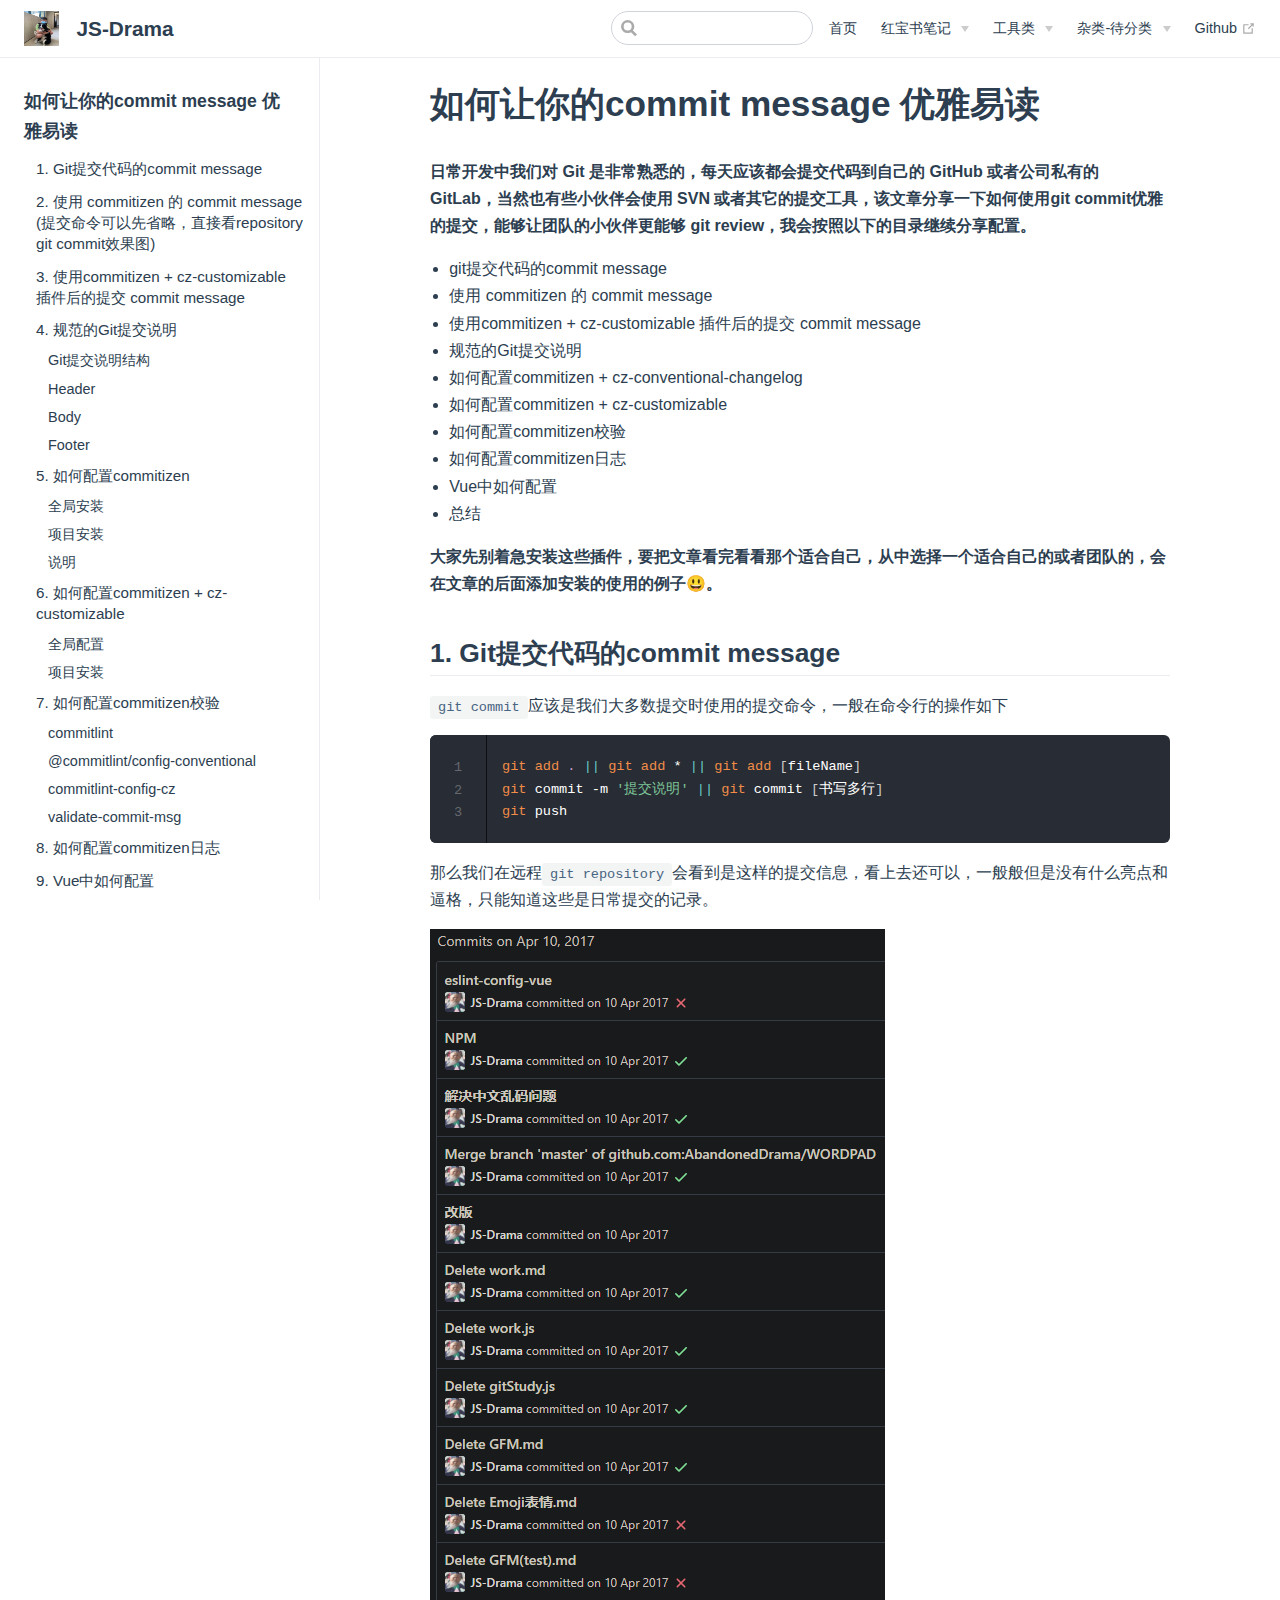
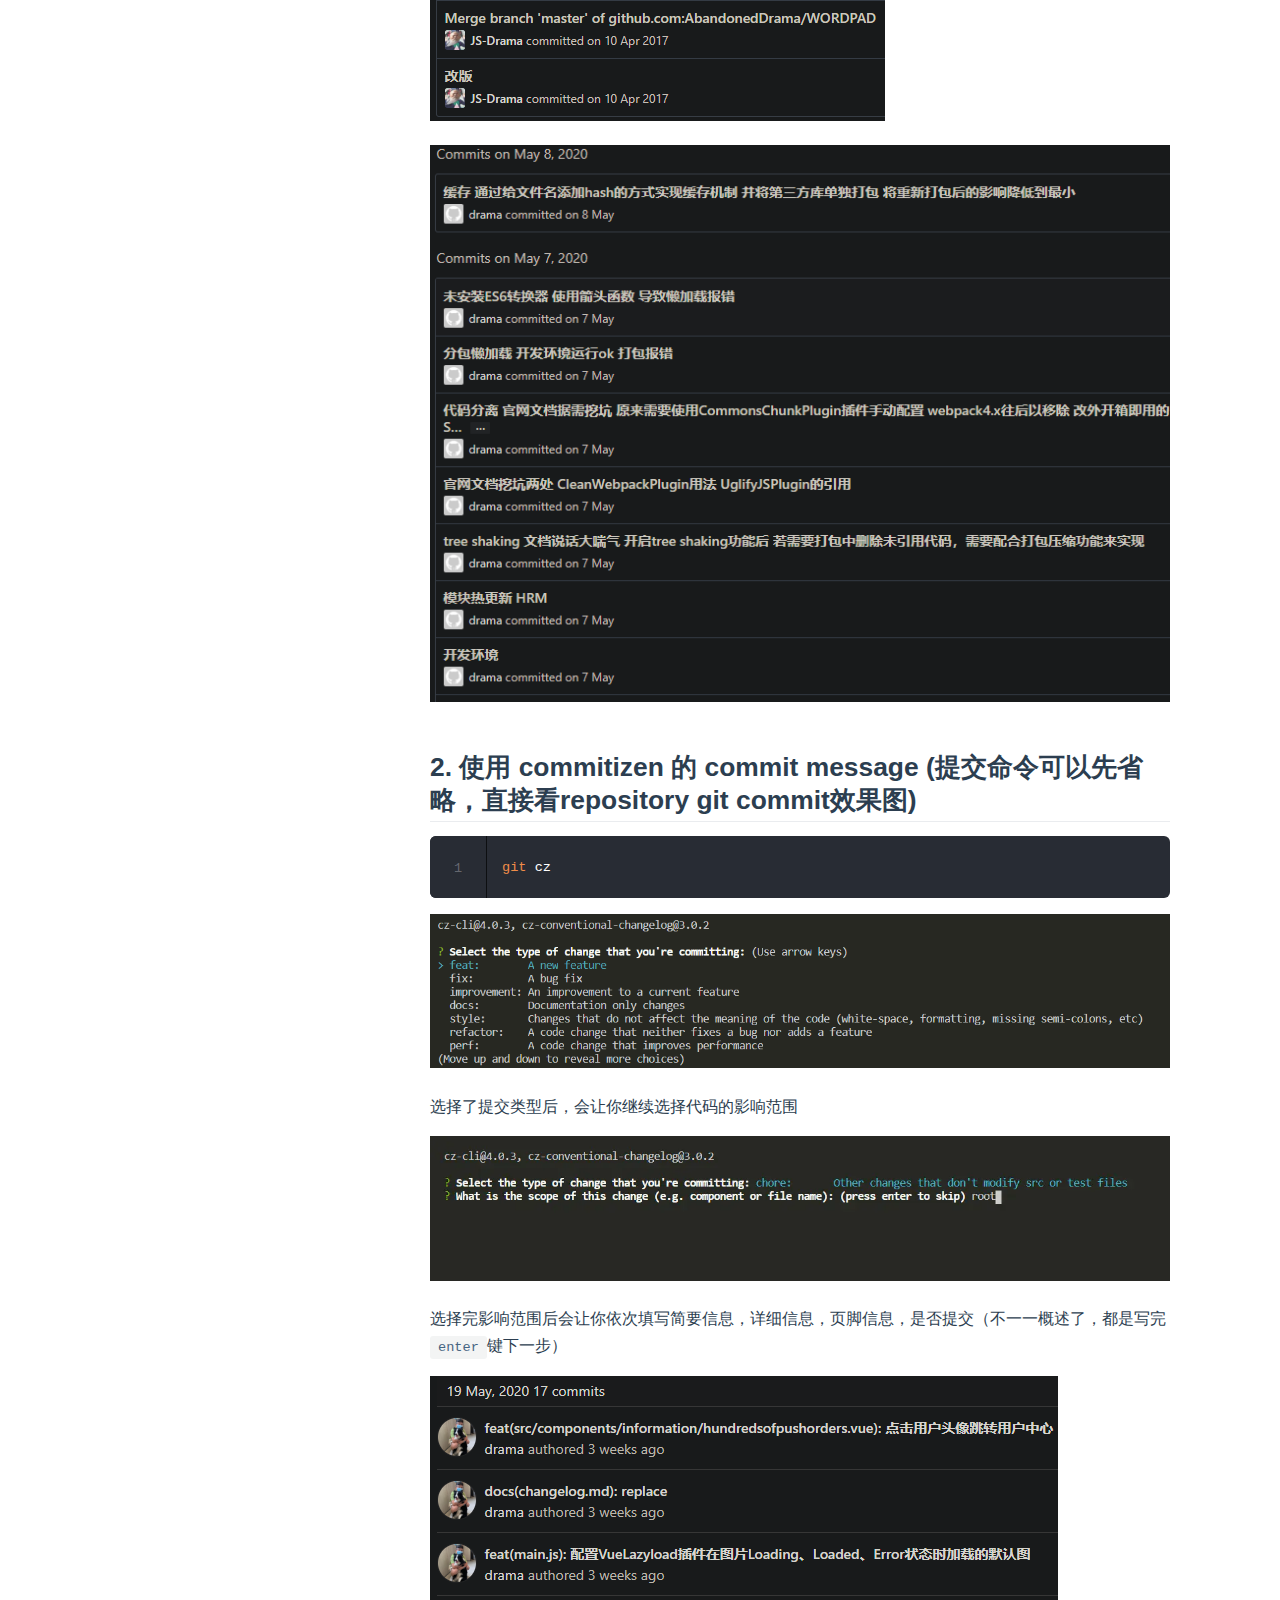
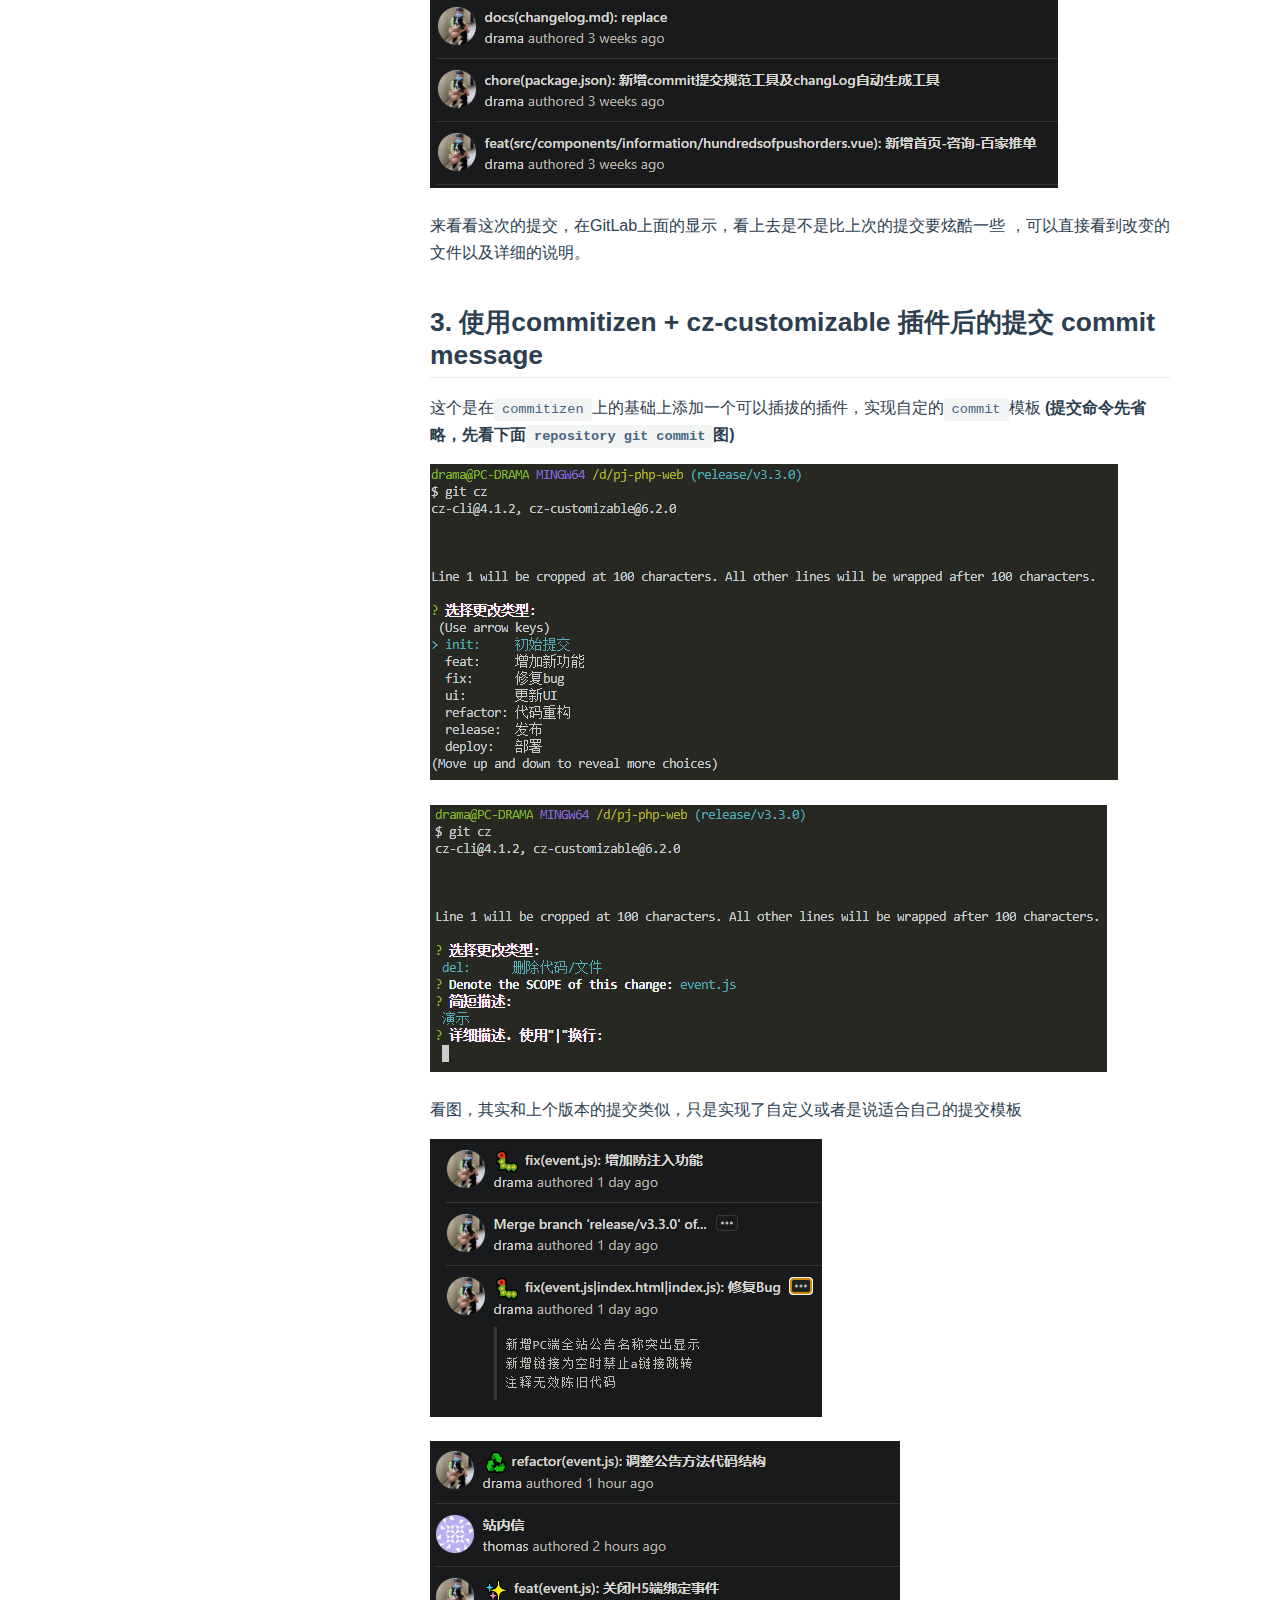
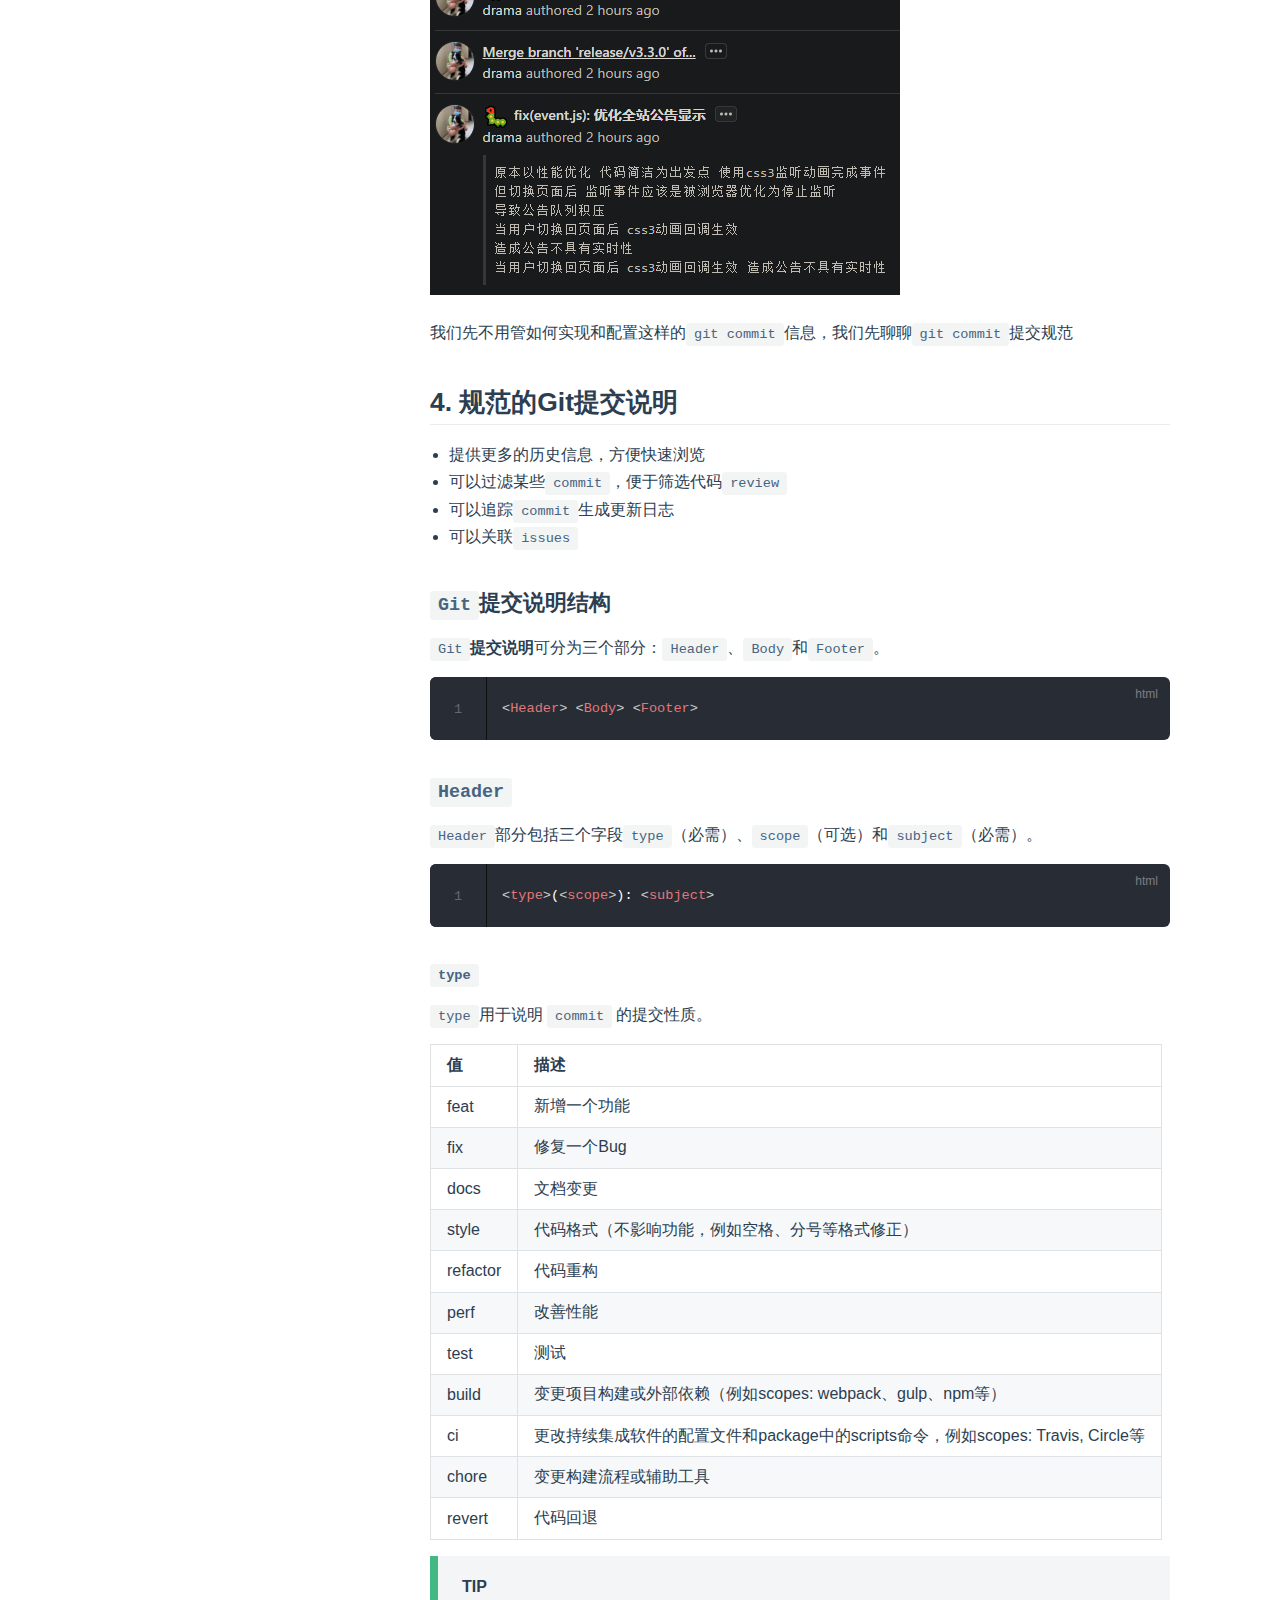
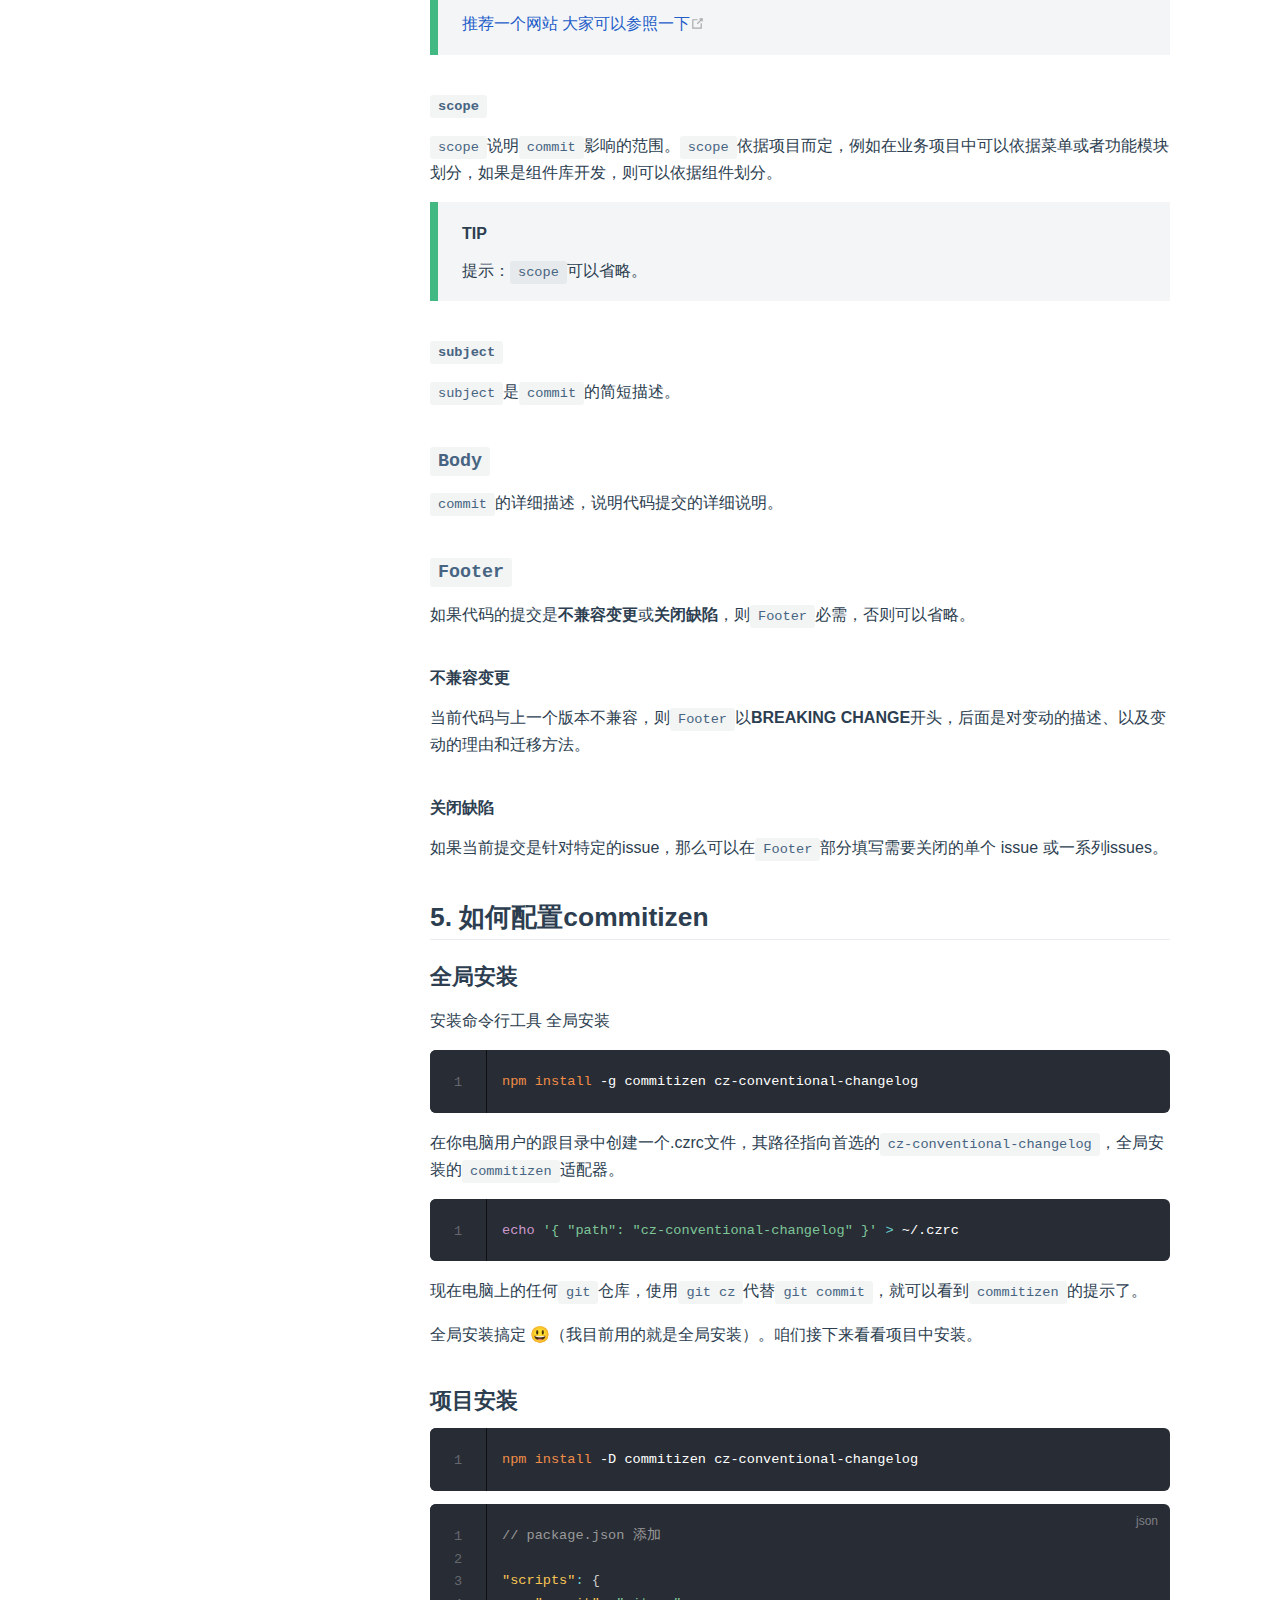
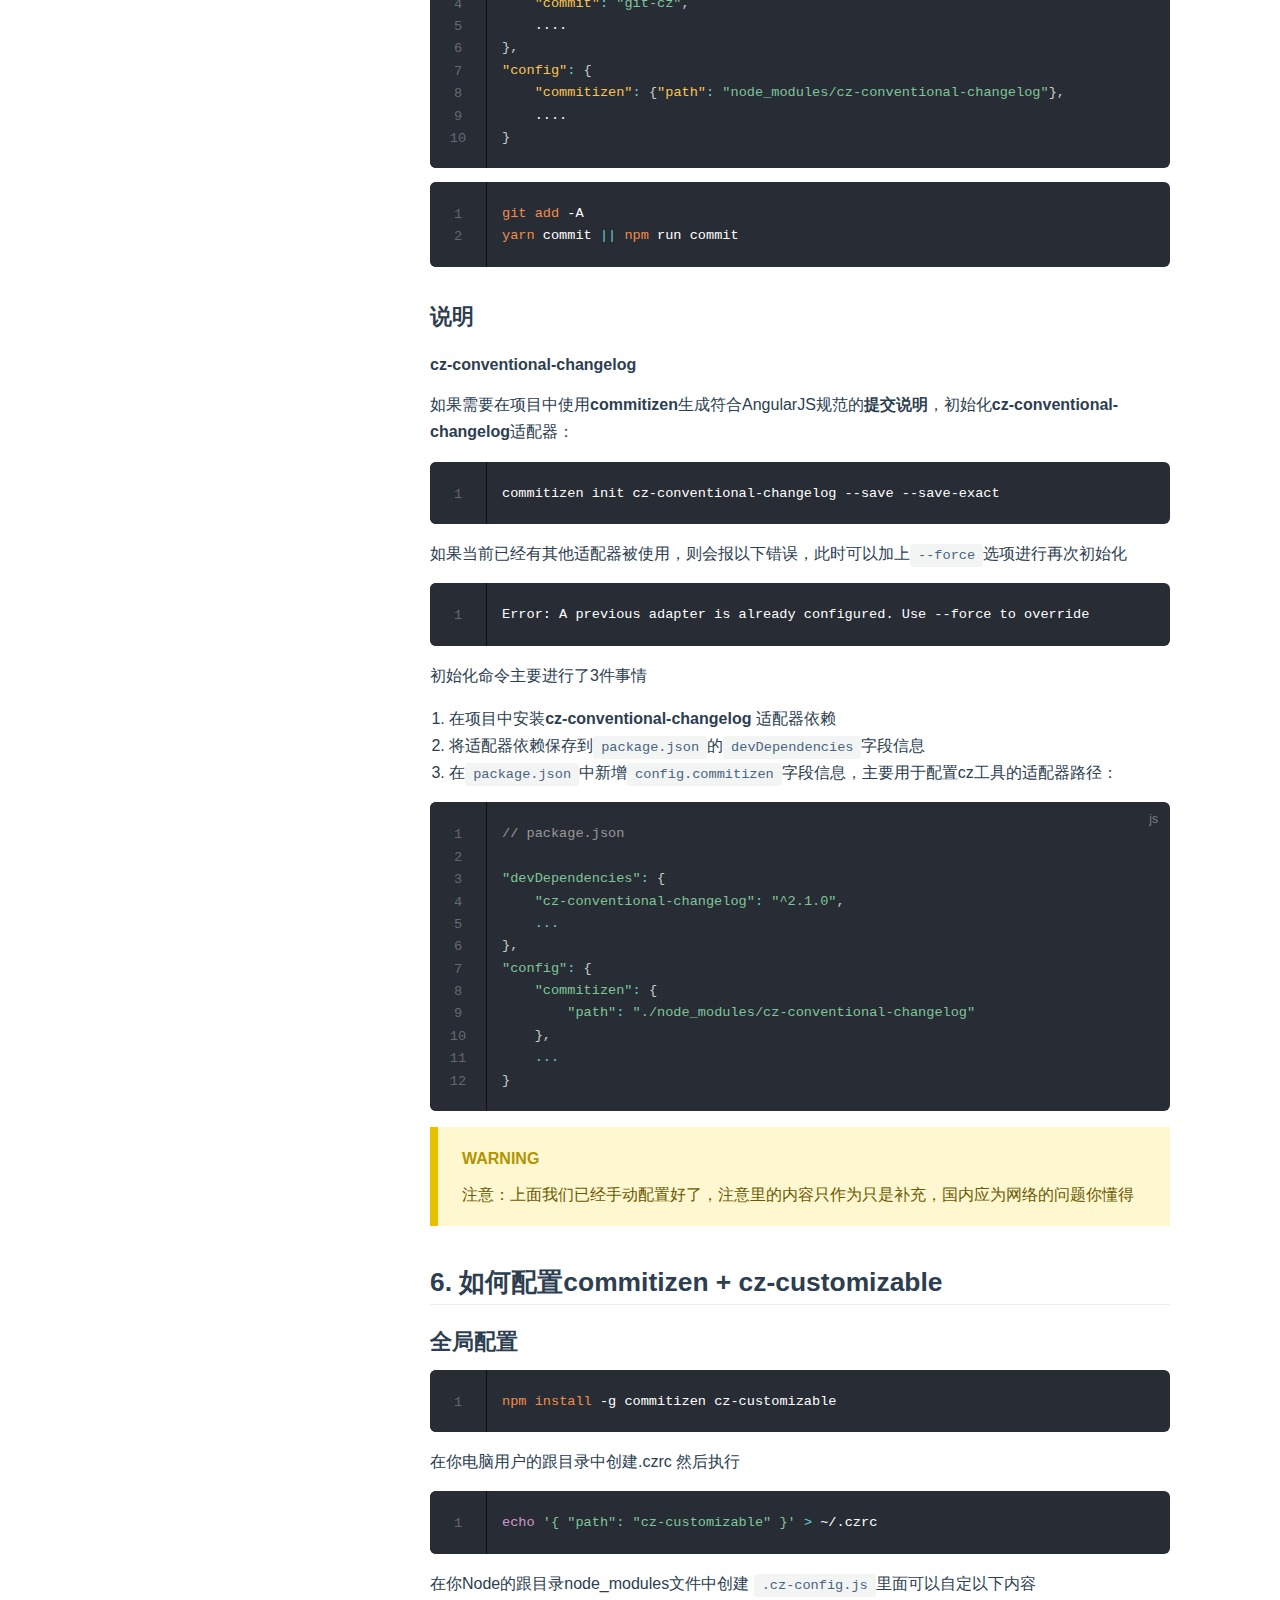
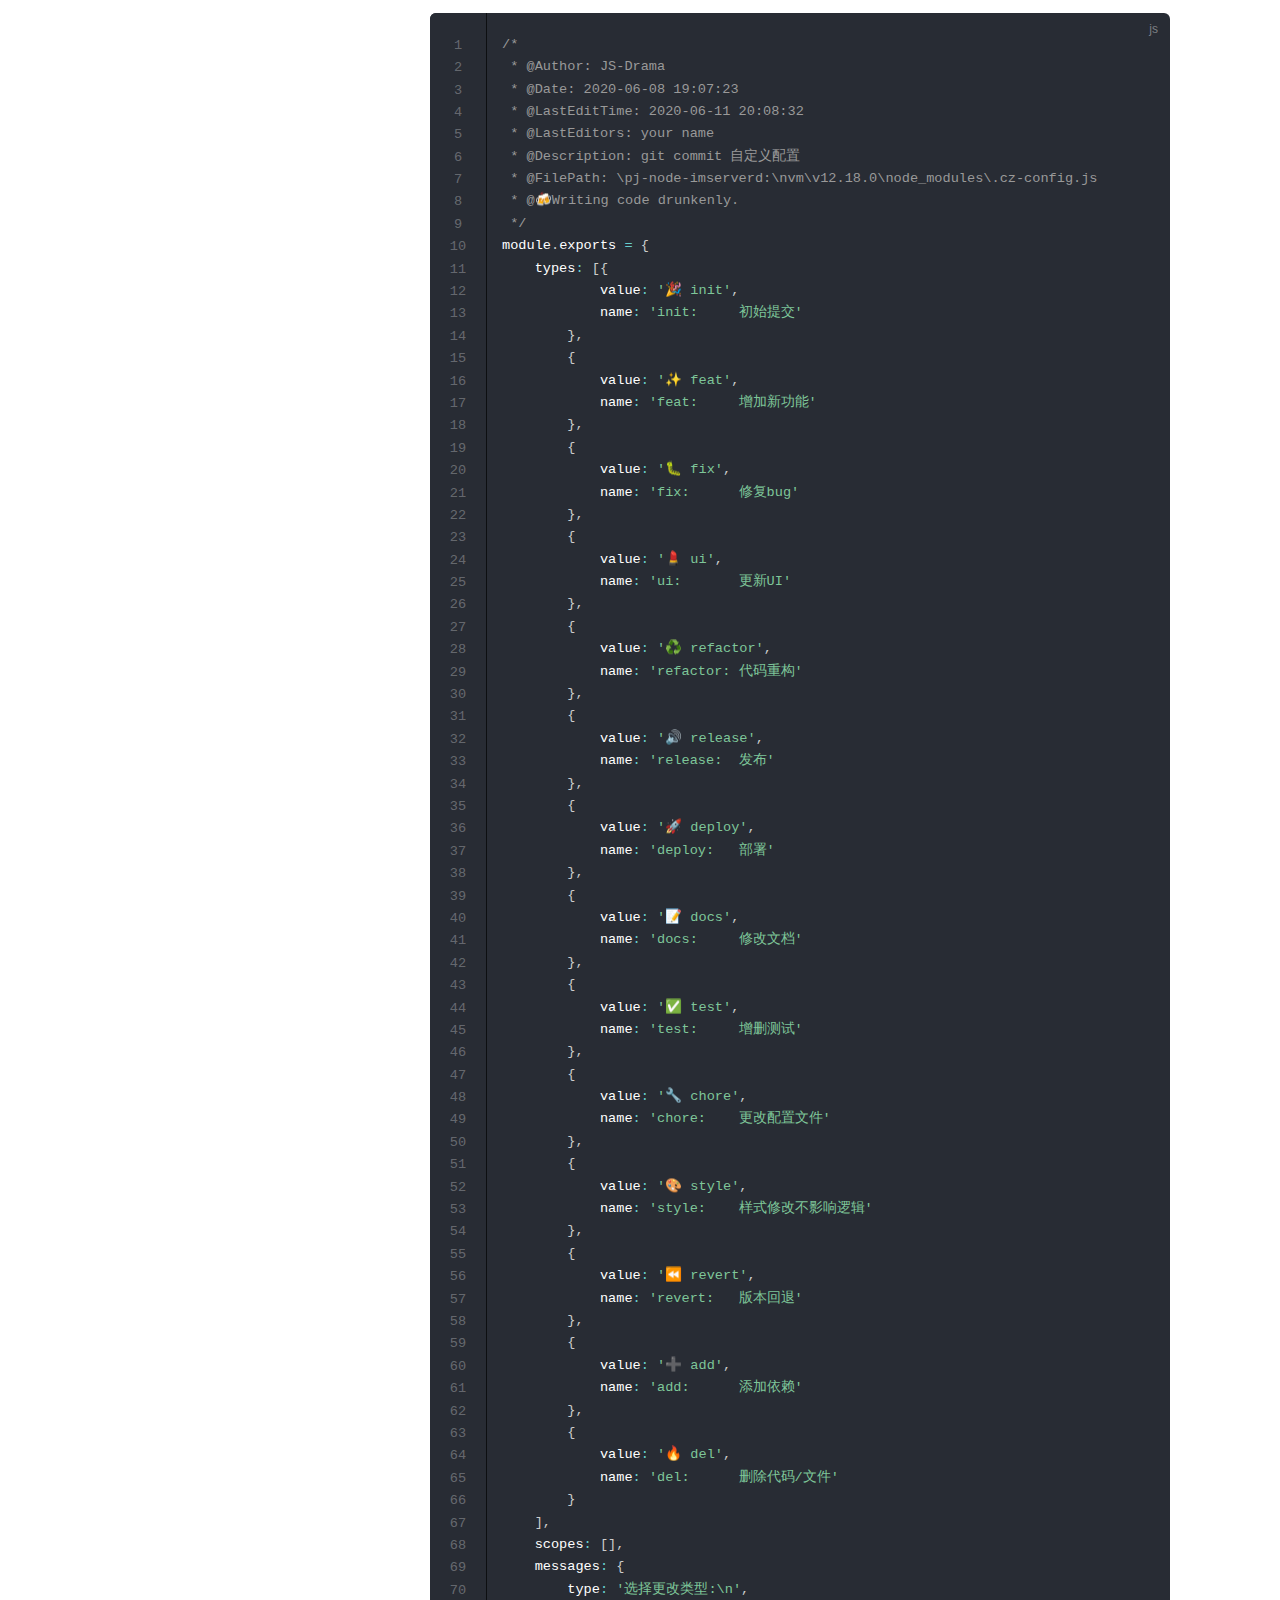
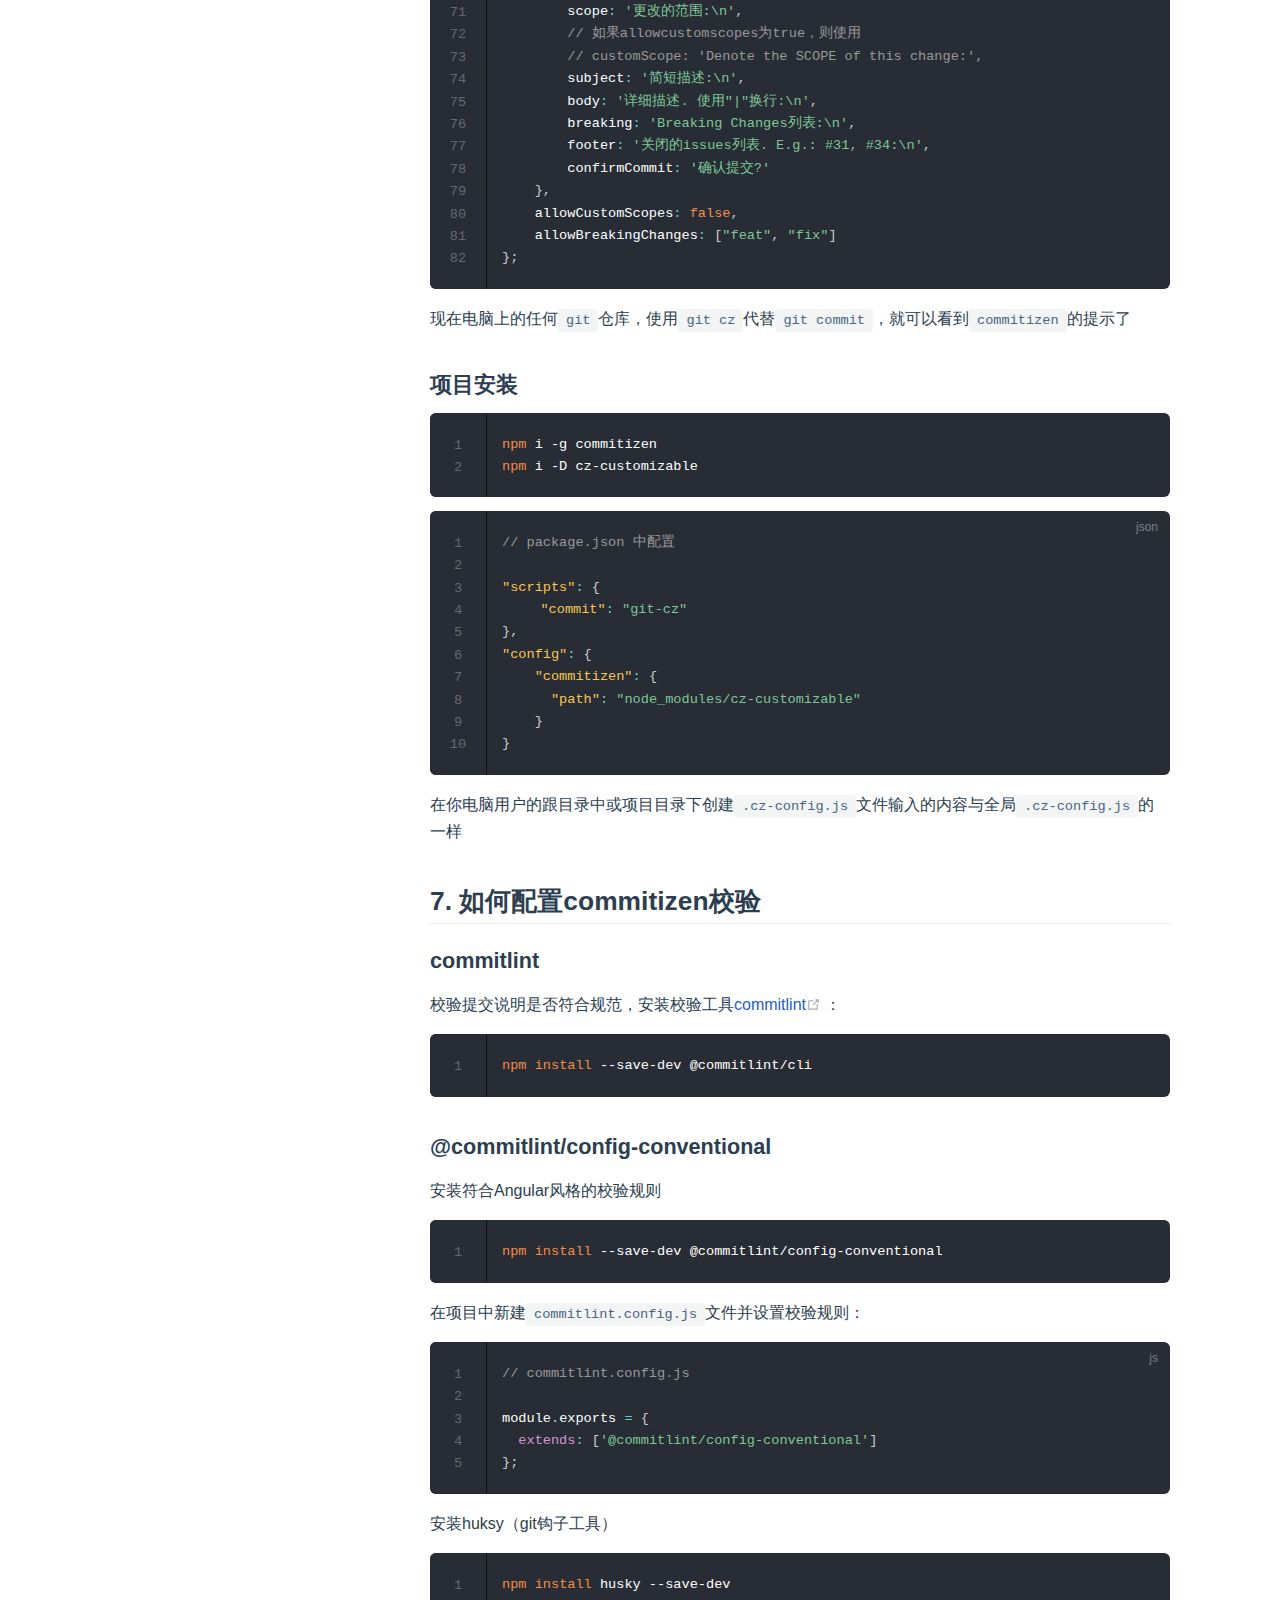
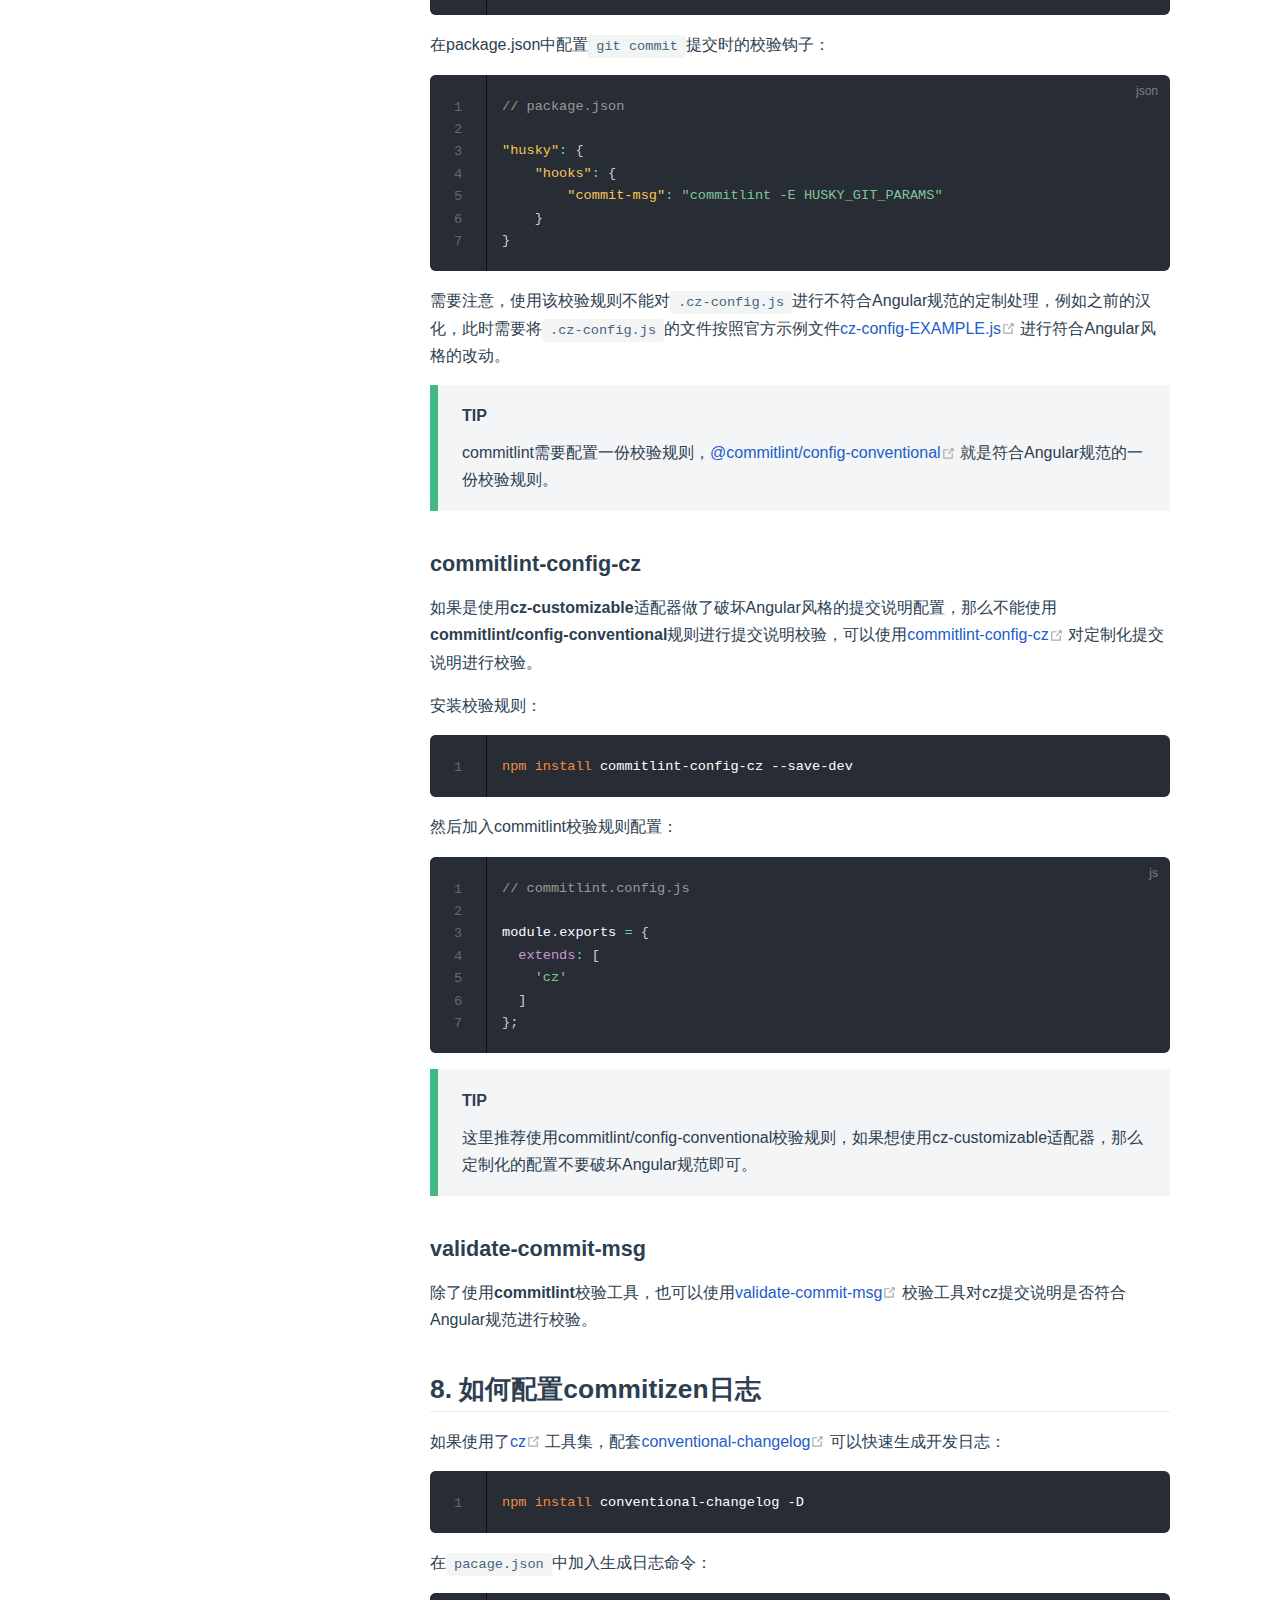
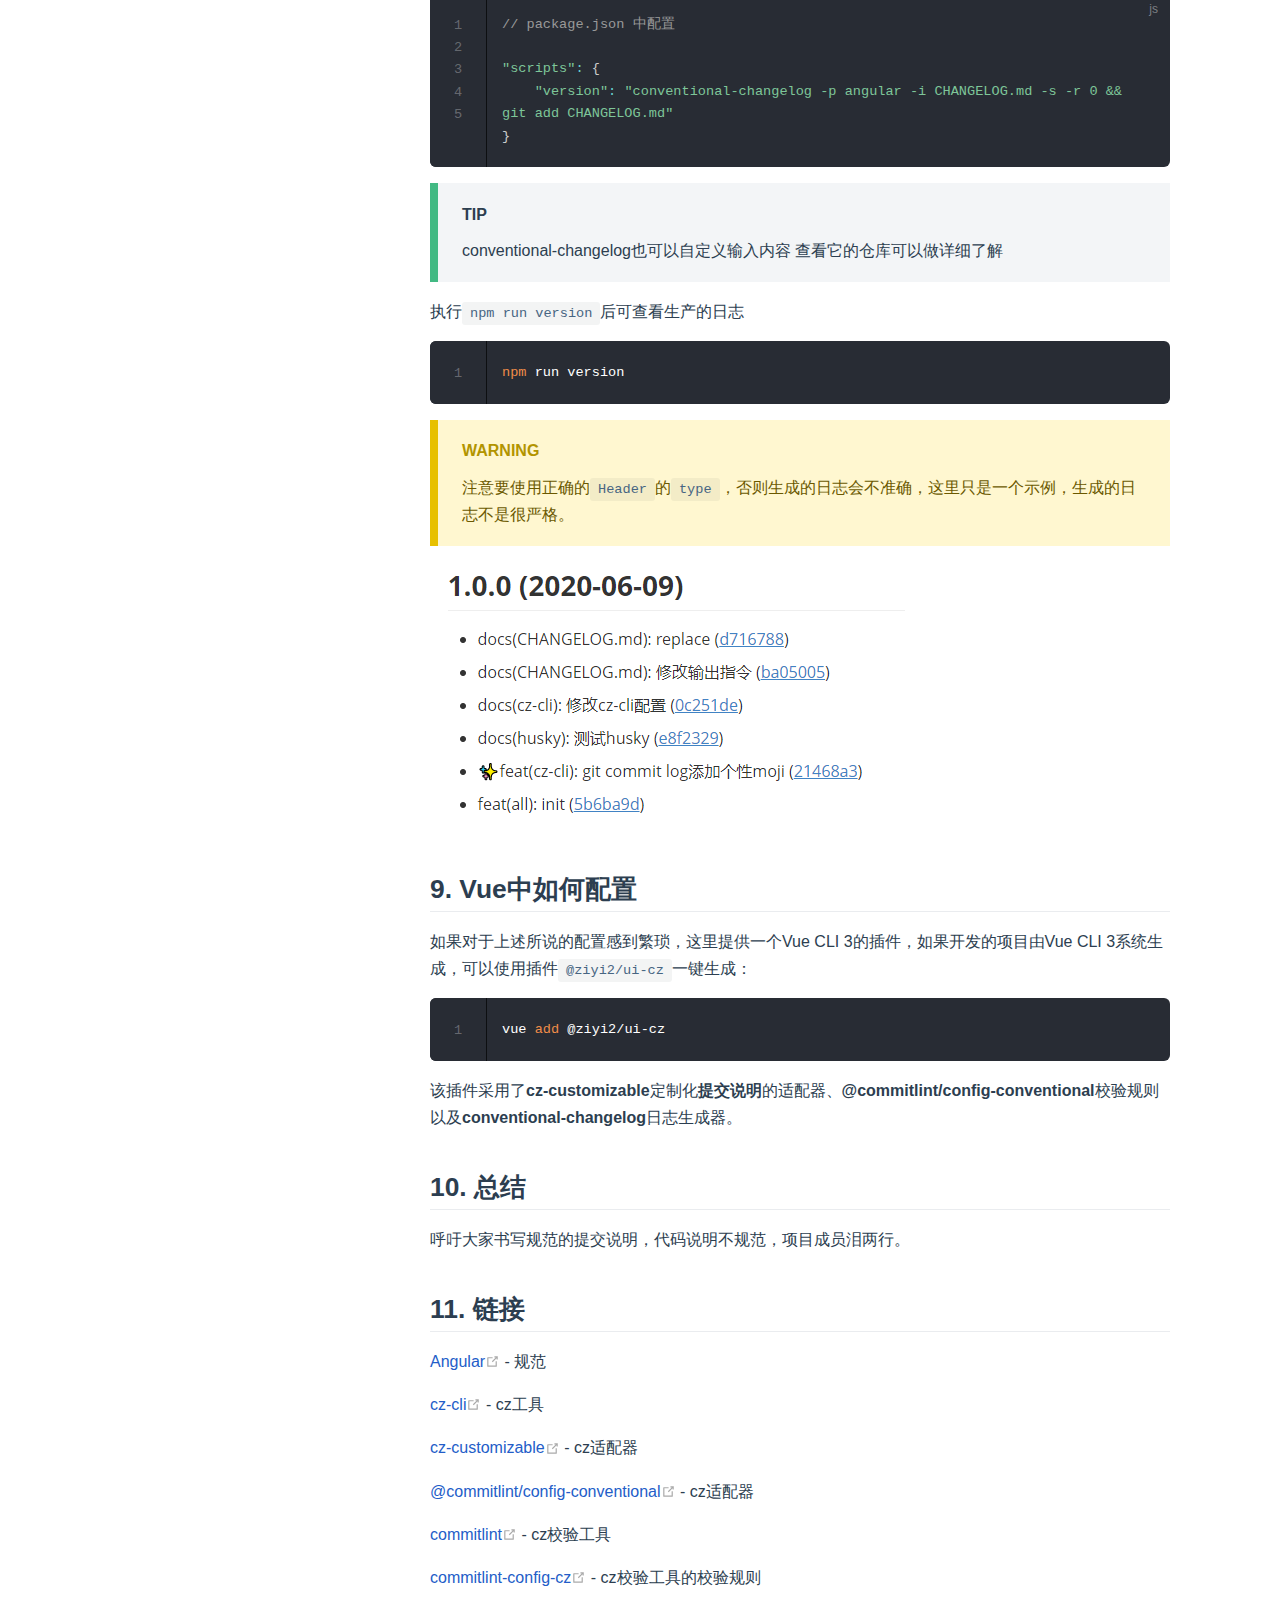
<file: pages/Tool/commitizen/class_1.html>
<!DOCTYPE html>
<html lang="en-US">
  <head>
    <meta charset="utf-8">
    <meta name="viewport" content="width=device-width,initial-scale=1">
    <title>如何让你的commit message 优雅易读 | JS-Drama</title>
    <meta name="generator" content="VuePress 1.8.0">
    <link rel="icon" href="/assets/images/favicon.ico">
    <meta name="description" content="JS-Drama的前端记录">
    
    <link rel="preload" href="/assets/css/0.styles.76891a63.css" as="style"><link rel="preload" href="/assets/js/app.9454abc9.js" as="script"><link rel="preload" href="/assets/js/2.62a85667.js" as="script"><link rel="preload" href="/assets/js/3.607988fe.js" as="script"><link rel="prefetch" href="/assets/js/10.26880948.js"><link rel="prefetch" href="/assets/js/11.4f7dc882.js"><link rel="prefetch" href="/assets/js/12.5477dcee.js"><link rel="prefetch" href="/assets/js/13.26988e73.js"><link rel="prefetch" href="/assets/js/14.8cda783c.js"><link rel="prefetch" href="/assets/js/15.bc5c35ae.js"><link rel="prefetch" href="/assets/js/16.f525dab1.js"><link rel="prefetch" href="/assets/js/4.8496522d.js"><link rel="prefetch" href="/assets/js/5.88d07b8b.js"><link rel="prefetch" href="/assets/js/6.c671543d.js"><link rel="prefetch" href="/assets/js/7.6958cc2c.js"><link rel="prefetch" href="/assets/js/8.38abe476.js"><link rel="prefetch" href="/assets/js/9.5830ce87.js">
    <link rel="stylesheet" href="/assets/css/0.styles.76891a63.css">
  </head>
  <body>
    <div id="app" data-server-rendered="true"><div class="theme-container"><header class="navbar"><div class="sidebar-button"><svg xmlns="http://www.w3.org/2000/svg" aria-hidden="true" role="img" viewBox="0 0 448 512" class="icon"><path fill="currentColor" d="M436 124H12c-6.627 0-12-5.373-12-12V80c0-6.627 5.373-12 12-12h424c6.627 0 12 5.373 12 12v32c0 6.627-5.373 12-12 12zm0 160H12c-6.627 0-12-5.373-12-12v-32c0-6.627 5.373-12 12-12h424c6.627 0 12 5.373 12 12v32c0 6.627-5.373 12-12 12zm0 160H12c-6.627 0-12-5.373-12-12v-32c0-6.627 5.373-12 12-12h424c6.627 0 12 5.373 12 12v32c0 6.627-5.373 12-12 12z"></path></svg></div> <a href="/" class="home-link router-link-active"><img src="/assets/images/logo.jpg" alt="JS-Drama" class="logo"> <span class="site-name can-hide">JS-Drama</span></a> <div class="links"><div class="search-box"><input aria-label="Search" autocomplete="off" spellcheck="false" value=""> <!----></div> <nav class="nav-links can-hide"><div class="nav-item"><a href="/" class="nav-link">
  首页
</a></div><div class="nav-item"><div class="dropdown-wrapper"><button type="button" aria-label="红宝书笔记" class="dropdown-title"><span class="title">红宝书笔记</span> <span class="arrow down"></span></button> <button type="button" aria-label="红宝书笔记" class="mobile-dropdown-title"><span class="title">红宝书笔记</span> <span class="arrow right"></span></button> <ul class="nav-dropdown" style="display:none;"><li class="dropdown-item"><!----> <a href="/pages/Little-red-book-fourth/1/class-1.html" class="nav-link">
  1. 什么是 JavaScript
</a></li><li class="dropdown-item"><!----> <a href="/pages/Little-red-book-fourth/2/class-1.html" class="nav-link">
  2. HTML 中的 JavaScript
</a></li><li class="dropdown-item"><!----> <a href="/pages/Little-red-book-fourth/3/class-1.html" class="nav-link">
  3. 语言基础
</a></li></ul></div></div><div class="nav-item"><div class="dropdown-wrapper"><button type="button" aria-label="工具类" class="dropdown-title"><span class="title">工具类</span> <span class="arrow down"></span></button> <button type="button" aria-label="工具类" class="mobile-dropdown-title"><span class="title">工具类</span> <span class="arrow right"></span></button> <ul class="nav-dropdown" style="display:none;"><li class="dropdown-item"><!----> <a href="/pages/Tool/commitizen/class_1.html" aria-current="page" class="nav-link router-link-exact-active router-link-active">
  git cz
</a></li></ul></div></div><div class="nav-item"><div class="dropdown-wrapper"><button type="button" aria-label="杂类-待分类" class="dropdown-title"><span class="title">杂类-待分类</span> <span class="arrow down"></span></button> <button type="button" aria-label="杂类-待分类" class="mobile-dropdown-title"><span class="title">杂类-待分类</span> <span class="arrow right"></span></button> <ul class="nav-dropdown" style="display:none;"><li class="dropdown-item"><!----> <a href="/pages/Miscellaneous/namingThings/class_1.html" class="nav-link">
  函数命名
</a></li><li class="dropdown-item"><!----> <a href="/pages/Miscellaneous/vue+websocket/class_1.html" class="nav-link">
  vue+websocket
</a></li><li class="dropdown-item"><!----> <a href="/pages/Miscellaneous/git/class_1.html" class="nav-link">
  git常用命令
</a></li></ul></div></div><div class="nav-item"><a href="https://github.com/JS-Drama/JS-Drama.github.io" target="_blank" rel="noopener noreferrer" class="nav-link external">
  Github
  <span><svg xmlns="http://www.w3.org/2000/svg" aria-hidden="true" focusable="false" x="0px" y="0px" viewBox="0 0 100 100" width="15" height="15" class="icon outbound"><path fill="currentColor" d="M18.8,85.1h56l0,0c2.2,0,4-1.8,4-4v-32h-8v28h-48v-48h28v-8h-32l0,0c-2.2,0-4,1.8-4,4v56C14.8,83.3,16.6,85.1,18.8,85.1z"></path> <polygon fill="currentColor" points="45.7,48.7 51.3,54.3 77.2,28.5 77.2,37.2 85.2,37.2 85.2,14.9 62.8,14.9 62.8,22.9 71.5,22.9"></polygon></svg> <span class="sr-only">(opens new window)</span></span></a></div> <!----></nav></div></header> <div class="sidebar-mask"></div> <aside class="sidebar"><nav class="nav-links"><div class="nav-item"><a href="/" class="nav-link">
  首页
</a></div><div class="nav-item"><div class="dropdown-wrapper"><button type="button" aria-label="红宝书笔记" class="dropdown-title"><span class="title">红宝书笔记</span> <span class="arrow down"></span></button> <button type="button" aria-label="红宝书笔记" class="mobile-dropdown-title"><span class="title">红宝书笔记</span> <span class="arrow right"></span></button> <ul class="nav-dropdown" style="display:none;"><li class="dropdown-item"><!----> <a href="/pages/Little-red-book-fourth/1/class-1.html" class="nav-link">
  1. 什么是 JavaScript
</a></li><li class="dropdown-item"><!----> <a href="/pages/Little-red-book-fourth/2/class-1.html" class="nav-link">
  2. HTML 中的 JavaScript
</a></li><li class="dropdown-item"><!----> <a href="/pages/Little-red-book-fourth/3/class-1.html" class="nav-link">
  3. 语言基础
</a></li></ul></div></div><div class="nav-item"><div class="dropdown-wrapper"><button type="button" aria-label="工具类" class="dropdown-title"><span class="title">工具类</span> <span class="arrow down"></span></button> <button type="button" aria-label="工具类" class="mobile-dropdown-title"><span class="title">工具类</span> <span class="arrow right"></span></button> <ul class="nav-dropdown" style="display:none;"><li class="dropdown-item"><!----> <a href="/pages/Tool/commitizen/class_1.html" aria-current="page" class="nav-link router-link-exact-active router-link-active">
  git cz
</a></li></ul></div></div><div class="nav-item"><div class="dropdown-wrapper"><button type="button" aria-label="杂类-待分类" class="dropdown-title"><span class="title">杂类-待分类</span> <span class="arrow down"></span></button> <button type="button" aria-label="杂类-待分类" class="mobile-dropdown-title"><span class="title">杂类-待分类</span> <span class="arrow right"></span></button> <ul class="nav-dropdown" style="display:none;"><li class="dropdown-item"><!----> <a href="/pages/Miscellaneous/namingThings/class_1.html" class="nav-link">
  函数命名
</a></li><li class="dropdown-item"><!----> <a href="/pages/Miscellaneous/vue+websocket/class_1.html" class="nav-link">
  vue+websocket
</a></li><li class="dropdown-item"><!----> <a href="/pages/Miscellaneous/git/class_1.html" class="nav-link">
  git常用命令
</a></li></ul></div></div><div class="nav-item"><a href="https://github.com/JS-Drama/JS-Drama.github.io" target="_blank" rel="noopener noreferrer" class="nav-link external">
  Github
  <span><svg xmlns="http://www.w3.org/2000/svg" aria-hidden="true" focusable="false" x="0px" y="0px" viewBox="0 0 100 100" width="15" height="15" class="icon outbound"><path fill="currentColor" d="M18.8,85.1h56l0,0c2.2,0,4-1.8,4-4v-32h-8v28h-48v-48h28v-8h-32l0,0c-2.2,0-4,1.8-4,4v56C14.8,83.3,16.6,85.1,18.8,85.1z"></path> <polygon fill="currentColor" points="45.7,48.7 51.3,54.3 77.2,28.5 77.2,37.2 85.2,37.2 85.2,14.9 62.8,14.9 62.8,22.9 71.5,22.9"></polygon></svg> <span class="sr-only">(opens new window)</span></span></a></div> <!----></nav>  <ul class="sidebar-links"><li><section class="sidebar-group depth-0"><p class="sidebar-heading open"><span>如何让你的commit message 优雅易读</span> <!----></p> <ul class="sidebar-links sidebar-group-items"><li><a href="/pages/Tool/commitizen/class_1.html#_1-git提交代码的commit-message" class="sidebar-link">1. Git提交代码的commit message</a><ul class="sidebar-sub-headers"></ul></li><li><a href="/pages/Tool/commitizen/class_1.html#_2-使用-commitizen-的-commit-message-提交命令可以先省略-直接看repository-git-commit效果图" class="sidebar-link">2. 使用 commitizen 的 commit message (提交命令可以先省略，直接看repository git commit效果图)</a><ul class="sidebar-sub-headers"></ul></li><li><a href="/pages/Tool/commitizen/class_1.html#_3-使用commitizen-cz-customizable-插件后的提交-commit-message" class="sidebar-link">3. 使用commitizen + cz-customizable 插件后的提交 commit message</a><ul class="sidebar-sub-headers"></ul></li><li><a href="/pages/Tool/commitizen/class_1.html#_4-规范的git提交说明" class="sidebar-link">4. 规范的Git提交说明</a><ul class="sidebar-sub-headers"><li class="sidebar-sub-header"><a href="/pages/Tool/commitizen/class_1.html#git提交说明结构" class="sidebar-link">Git提交说明结构</a></li><li class="sidebar-sub-header"><a href="/pages/Tool/commitizen/class_1.html#header" class="sidebar-link">Header</a></li><li class="sidebar-sub-header"><a href="/pages/Tool/commitizen/class_1.html#body" class="sidebar-link">Body</a></li><li class="sidebar-sub-header"><a href="/pages/Tool/commitizen/class_1.html#footer" class="sidebar-link">Footer</a></li></ul></li><li><a href="/pages/Tool/commitizen/class_1.html#_5-如何配置commitizen" class="sidebar-link">5. 如何配置commitizen</a><ul class="sidebar-sub-headers"><li class="sidebar-sub-header"><a href="/pages/Tool/commitizen/class_1.html#全局安装" class="sidebar-link">全局安装</a></li><li class="sidebar-sub-header"><a href="/pages/Tool/commitizen/class_1.html#项目安装" class="sidebar-link">项目安装</a></li><li class="sidebar-sub-header"><a href="/pages/Tool/commitizen/class_1.html#说明" class="sidebar-link">说明</a></li></ul></li><li><a href="/pages/Tool/commitizen/class_1.html#_6-如何配置commitizen-cz-customizable" class="sidebar-link">6. 如何配置commitizen + cz-customizable</a><ul class="sidebar-sub-headers"><li class="sidebar-sub-header"><a href="/pages/Tool/commitizen/class_1.html#全局配置" class="sidebar-link">全局配置</a></li><li class="sidebar-sub-header"><a href="/pages/Tool/commitizen/class_1.html#项目安装-2" class="sidebar-link">项目安装</a></li></ul></li><li><a href="/pages/Tool/commitizen/class_1.html#_7-如何配置commitizen校验" class="sidebar-link">7. 如何配置commitizen校验</a><ul class="sidebar-sub-headers"><li class="sidebar-sub-header"><a href="/pages/Tool/commitizen/class_1.html#commitlint" class="sidebar-link">commitlint</a></li><li class="sidebar-sub-header"><a href="/pages/Tool/commitizen/class_1.html#commitlint-config-conventional" class="sidebar-link">@commitlint/config-conventional</a></li><li class="sidebar-sub-header"><a href="/pages/Tool/commitizen/class_1.html#commitlint-config-cz" class="sidebar-link">commitlint-config-cz</a></li><li class="sidebar-sub-header"><a href="/pages/Tool/commitizen/class_1.html#validate-commit-msg" class="sidebar-link">validate-commit-msg</a></li></ul></li><li><a href="/pages/Tool/commitizen/class_1.html#_8-如何配置commitizen日志" class="sidebar-link">8. 如何配置commitizen日志</a><ul class="sidebar-sub-headers"></ul></li><li><a href="/pages/Tool/commitizen/class_1.html#_9-vue中如何配置" class="sidebar-link">9. Vue中如何配置</a><ul class="sidebar-sub-headers"></ul></li><li><a href="/pages/Tool/commitizen/class_1.html#_10-总结" class="sidebar-link">10. 总结</a><ul class="sidebar-sub-headers"></ul></li><li><a href="/pages/Tool/commitizen/class_1.html#_11-链接" class="sidebar-link">11. 链接</a><ul class="sidebar-sub-headers"></ul></li></ul></section></li></ul> </aside> <main class="page"> <div class="theme-default-content content__default"><h1 id="如何让你的commit-message-优雅易读"><a href="#如何让你的commit-message-优雅易读" class="header-anchor">#</a> 如何让你的commit message 优雅易读</h1> <p><strong>日常开发中我们对 Git 是非常熟悉的，每天应该都会提交代码到自己的 GitHub 或者公司私有的 GitLab，当然也有些小伙伴会使用 SVN 或者其它的提交工具，该文章分享一下如何使用git commit优雅的提交，能够让团队的小伙伴更能够 git review，我会按照以下的目录继续分享配置。</strong></p> <ul><li>git提交代码的commit message</li> <li>使用 commitizen 的 commit message</li> <li>使用commitizen + cz-customizable 插件后的提交 commit message</li> <li>规范的Git提交说明</li> <li>如何配置commitizen + cz-conventional-changelog</li> <li>如何配置commitizen + cz-customizable</li> <li>如何配置commitizen校验</li> <li>如何配置commitizen日志</li> <li>Vue中如何配置</li> <li>总结</li></ul> <p><strong>大家先别着急安装这些插件，要把文章看完看看那个适合自己，从中选择一个适合自己的或者团队的，会在文章的后面添加安装的使用的例子😃。</strong></p> <h2 id="_1-git提交代码的commit-message"><a href="#_1-git提交代码的commit-message" class="header-anchor">#</a> 1. Git提交代码的commit message</h2> <p><code>git commit</code>应该是我们大多数提交时使用的提交命令，一般在命令行的操作如下</p> <div class="language-shell line-numbers-mode"><pre class="language-shell"><code><span class="token function">git</span> <span class="token function">add</span> <span class="token builtin class-name">.</span> <span class="token operator">||</span> <span class="token function">git</span> <span class="token function">add</span> * <span class="token operator">||</span> <span class="token function">git</span> <span class="token function">add</span> <span class="token punctuation">[</span>fileName<span class="token punctuation">]</span>
<span class="token function">git</span> commit -m <span class="token string">'提交说明'</span> <span class="token operator">||</span> <span class="token function">git</span> commit <span class="token punctuation">[</span>书写多行<span class="token punctuation">]</span>
<span class="token function">git</span> push 
</code></pre> <div class="line-numbers-wrapper"><span class="line-number">1</span><br><span class="line-number">2</span><br><span class="line-number">3</span><br></div></div><p>那么我们在远程<code>git repository</code>会看到是这样的提交信息，看上去还可以，一般般但是没有什么亮点和逼格，只能知道这些是日常提交的记录。</p> <p><img src="/assets/img/image-20200611192639470.4213b538.png" alt="image-20200611192639470"></p> <p><img src="/assets/img/image-20200611192934518.b6144b42.png" alt="image-20200611192934518"></p> <h2 id="_2-使用-commitizen-的-commit-message-提交命令可以先省略-直接看repository-git-commit效果图"><a href="#_2-使用-commitizen-的-commit-message-提交命令可以先省略-直接看repository-git-commit效果图" class="header-anchor">#</a> 2. 使用 commitizen 的 commit message (提交命令可以先省略，直接看repository git commit效果图)</h2> <div class="language-shell line-numbers-mode"><pre class="language-shell"><code><span class="token function">git</span> cz
</code></pre> <div class="line-numbers-wrapper"><span class="line-number">1</span><br></div></div><p><img src="/assets/img/16f2ceb1a580ca46.8e32b0a5.jpg" alt="16f2ceb1a580ca46"></p> <p>选择了提交类型后，会让你继续选择代码的影响范围</p> <p><img src="/assets/img/16f2ceea30edcaed.4c9066dd.jpg" alt="16f2ceea30edcaed"></p> <p>选择完影响范围后会让你依次填写简要信息，详细信息，页脚信息，是否提交（不一一概述了，都是写完<code>enter</code>键下一步）</p> <p><img src="/assets/img/image-20200611193606201.90aaf83d.png" alt="image-20200611193606201"></p> <p>来看看这次的提交，在GitLab上面的显示，看上去是不是比上次的提交要炫酷一些 ，可以直接看到改变的文件以及详细的说明。</p> <h2 id="_3-使用commitizen-cz-customizable-插件后的提交-commit-message"><a href="#_3-使用commitizen-cz-customizable-插件后的提交-commit-message" class="header-anchor">#</a> 3. 使用commitizen + cz-customizable 插件后的提交 commit message</h2> <p>这个是在<code>commitizen</code>上的基础上添加一个可以插拔的插件，实现自定的<code>commit</code>模板 <strong>(提交命令先省略，先看下面<code>repository git commit</code>图)</strong></p> <p><img src="/assets/img/image-20200611193904327.6d66a8e4.png" alt="image-20200611193904327"></p> <p><img src="/assets/img/image-20200611194000507.bde2c354.png" alt="image-20200611194000507"></p> <p>看图，其实和上个版本的提交类似，只是实现了自定义或者是说适合自己的提交模板</p> <p><img src="/assets/img/image-20200611194145464.506ddbff.png" alt="image-20200611194145464"></p> <p><img src="/assets/img/image-20200611194229427.2918ca0d.png" alt="image-20200611194229427"></p> <p>我们先不用管如何实现和配置这样的<code>git commit</code>信息，我们先聊聊<code>git commit</code>提交规范</p> <h2 id="_4-规范的git提交说明"><a href="#_4-规范的git提交说明" class="header-anchor">#</a> 4. 规范的Git提交说明</h2> <ul><li>提供更多的历史信息，方便快速浏览</li> <li>可以过滤某些<code>commit</code>，便于筛选代码<code>review</code></li> <li>可以追踪<code>commit</code>生成更新日志</li> <li>可以关联<code>issues</code></li></ul> <h3 id="git提交说明结构"><a href="#git提交说明结构" class="header-anchor">#</a> <code>Git</code>提交说明结构</h3> <p><code>Git</code><strong>提交说明</strong>可分为三个部分：<code>Header</code>、<code>Body</code>和<code>Footer</code>。</p> <div class="language-html line-numbers-mode"><pre class="language-html"><code><span class="token tag"><span class="token tag"><span class="token punctuation">&lt;</span>Header</span><span class="token punctuation">&gt;</span></span> <span class="token tag"><span class="token tag"><span class="token punctuation">&lt;</span>Body</span><span class="token punctuation">&gt;</span></span> <span class="token tag"><span class="token tag"><span class="token punctuation">&lt;</span>Footer</span><span class="token punctuation">&gt;</span></span>
</code></pre> <div class="line-numbers-wrapper"><span class="line-number">1</span><br></div></div><h3 id="header"><a href="#header" class="header-anchor">#</a> <code>Header</code></h3> <p><code>Header</code>部分包括三个字段<code>type</code>（必需）、<code>scope</code>（可选）和<code>subject</code>（必需）。</p> <div class="language-html line-numbers-mode"><pre class="language-html"><code><span class="token tag"><span class="token tag"><span class="token punctuation">&lt;</span>type</span><span class="token punctuation">&gt;</span></span>(<span class="token tag"><span class="token tag"><span class="token punctuation">&lt;</span>scope</span><span class="token punctuation">&gt;</span></span>): <span class="token tag"><span class="token tag"><span class="token punctuation">&lt;</span>subject</span><span class="token punctuation">&gt;</span></span>
</code></pre> <div class="line-numbers-wrapper"><span class="line-number">1</span><br></div></div><h4 id="type"><a href="#type" class="header-anchor">#</a> <code>type</code></h4> <p><code>type</code>用于说明 <code>commit</code> 的提交性质。</p> <table><thead><tr><th style="text-align:left;">值</th> <th style="text-align:left;">描述</th></tr></thead> <tbody><tr><td style="text-align:left;">feat</td> <td style="text-align:left;">新增一个功能</td></tr> <tr><td style="text-align:left;">fix</td> <td style="text-align:left;">修复一个Bug</td></tr> <tr><td style="text-align:left;">docs</td> <td style="text-align:left;">文档变更</td></tr> <tr><td style="text-align:left;">style</td> <td style="text-align:left;">代码格式（不影响功能，例如空格、分号等格式修正）</td></tr> <tr><td style="text-align:left;">refactor</td> <td style="text-align:left;">代码重构</td></tr> <tr><td style="text-align:left;">perf</td> <td style="text-align:left;">改善性能</td></tr> <tr><td style="text-align:left;">test</td> <td style="text-align:left;">测试</td></tr> <tr><td style="text-align:left;">build</td> <td style="text-align:left;">变更项目构建或外部依赖（例如scopes: webpack、gulp、npm等）</td></tr> <tr><td style="text-align:left;">ci</td> <td style="text-align:left;">更改持续集成软件的配置文件和package中的scripts命令，例如scopes: Travis, Circle等</td></tr> <tr><td style="text-align:left;">chore</td> <td style="text-align:left;">变更构建流程或辅助工具</td></tr> <tr><td style="text-align:left;">revert</td> <td style="text-align:left;">代码回退</td></tr></tbody></table> <div class="custom-block tip"><p class="custom-block-title">TIP</p> <p><a href="https://gitmoji.carloscuesta.me/" target="_blank" rel="noopener noreferrer">推荐一个网站 大家可以参照一下<span><svg xmlns="http://www.w3.org/2000/svg" aria-hidden="true" focusable="false" x="0px" y="0px" viewBox="0 0 100 100" width="15" height="15" class="icon outbound"><path fill="currentColor" d="M18.8,85.1h56l0,0c2.2,0,4-1.8,4-4v-32h-8v28h-48v-48h28v-8h-32l0,0c-2.2,0-4,1.8-4,4v56C14.8,83.3,16.6,85.1,18.8,85.1z"></path> <polygon fill="currentColor" points="45.7,48.7 51.3,54.3 77.2,28.5 77.2,37.2 85.2,37.2 85.2,14.9 62.8,14.9 62.8,22.9 71.5,22.9"></polygon></svg> <span class="sr-only">(opens new window)</span></span></a></p></div> <h4 id="scope"><a href="#scope" class="header-anchor">#</a> <code>scope</code></h4> <p><code>scope</code>说明<code>commit</code>影响的范围。<code>scope</code>依据项目而定，例如在业务项目中可以依据菜单或者功能模块划分，如果是组件库开发，则可以依据组件划分。</p> <div class="custom-block tip"><p class="custom-block-title">TIP</p> <p>提示：<code>scope</code>可以省略。</p></div> <h4 id="subject"><a href="#subject" class="header-anchor">#</a> <code>subject</code></h4> <p><code>subject</code>是<code>commit</code>的简短描述。</p> <h3 id="body"><a href="#body" class="header-anchor">#</a> <code>Body</code></h3> <p><code>commit</code>的详细描述，说明代码提交的详细说明。</p> <h3 id="footer"><a href="#footer" class="header-anchor">#</a> <code>Footer</code></h3> <p>如果代码的提交是<strong>不兼容变更</strong>或<strong>关闭缺陷</strong>，则<code>Footer</code>必需，否则可以省略。</p> <h4 id="不兼容变更"><a href="#不兼容变更" class="header-anchor">#</a> 不兼容变更</h4> <p>当前代码与上一个版本不兼容，则<code>Footer</code>以<strong>BREAKING CHANGE</strong>开头，后面是对变动的描述、以及变动的理由和迁移方法。</p> <h4 id="关闭缺陷"><a href="#关闭缺陷" class="header-anchor">#</a> 关闭缺陷</h4> <p>如果当前提交是针对特定的issue，那么可以在<code>Footer</code>部分填写需要关闭的单个 issue 或一系列issues。</p> <h2 id="_5-如何配置commitizen"><a href="#_5-如何配置commitizen" class="header-anchor">#</a> 5. 如何配置commitizen</h2> <h3 id="全局安装"><a href="#全局安装" class="header-anchor">#</a> 全局安装</h3> <p>安装命令行工具 全局安装</p> <div class="language-shell line-numbers-mode"><pre class="language-shell"><code><span class="token function">npm</span> <span class="token function">install</span> -g commitizen cz-conventional-changelog
</code></pre> <div class="line-numbers-wrapper"><span class="line-number">1</span><br></div></div><p>在你电脑用户的跟目录中创建一个.czrc文件，其路径指向首选的<code>cz-conventional-changelog</code>，全局安装的<code>commitizen</code>适配器。</p> <div class="language-shell line-numbers-mode"><pre class="language-shell"><code><span class="token builtin class-name">echo</span> <span class="token string">'{ &quot;path&quot;: &quot;cz-conventional-changelog&quot; }'</span> <span class="token operator">&gt;</span> ~/.czrc
</code></pre> <div class="line-numbers-wrapper"><span class="line-number">1</span><br></div></div><p>现在电脑上的任何<code>git</code>仓库，使用<code>git cz</code>代替<code>git commit</code>，就可以看到<code>commitizen</code>的提示了。</p> <p>全局安装搞定 😃（我目前用的就是全局安装）。咱们接下来看看项目中安装。</p> <h3 id="项目安装"><a href="#项目安装" class="header-anchor">#</a> 项目安装</h3> <div class="language-shell line-numbers-mode"><pre class="language-shell"><code><span class="token function">npm</span> <span class="token function">install</span> -D commitizen cz-conventional-changelog 
</code></pre> <div class="line-numbers-wrapper"><span class="line-number">1</span><br></div></div><div class="language-json line-numbers-mode"><pre class="language-json"><code><span class="token comment">// package.json 添加</span>

<span class="token property">&quot;scripts&quot;</span><span class="token operator">:</span> <span class="token punctuation">{</span>
    <span class="token property">&quot;commit&quot;</span><span class="token operator">:</span> <span class="token string">&quot;git-cz&quot;</span><span class="token punctuation">,</span>
    ....
<span class="token punctuation">}</span><span class="token punctuation">,</span>
<span class="token property">&quot;config&quot;</span><span class="token operator">:</span> <span class="token punctuation">{</span>
    <span class="token property">&quot;commitizen&quot;</span><span class="token operator">:</span> <span class="token punctuation">{</span><span class="token property">&quot;path&quot;</span><span class="token operator">:</span> <span class="token string">&quot;node_modules/cz-conventional-changelog&quot;</span><span class="token punctuation">}</span><span class="token punctuation">,</span>
    ....
<span class="token punctuation">}</span>
</code></pre> <div class="line-numbers-wrapper"><span class="line-number">1</span><br><span class="line-number">2</span><br><span class="line-number">3</span><br><span class="line-number">4</span><br><span class="line-number">5</span><br><span class="line-number">6</span><br><span class="line-number">7</span><br><span class="line-number">8</span><br><span class="line-number">9</span><br><span class="line-number">10</span><br></div></div><div class="language-shell line-numbers-mode"><pre class="language-shell"><code><span class="token function">git</span> <span class="token function">add</span> -A
<span class="token function">yarn</span> commit <span class="token operator">||</span> <span class="token function">npm</span> run commit
</code></pre> <div class="line-numbers-wrapper"><span class="line-number">1</span><br><span class="line-number">2</span><br></div></div><h3 id="说明"><a href="#说明" class="header-anchor">#</a> 说明</h3> <h4 id="cz-conventional-changelog"><a href="#cz-conventional-changelog" class="header-anchor">#</a> cz-conventional-changelog</h4> <p>如果需要在项目中使用<strong>commitizen</strong>生成符合AngularJS规范的<strong>提交说明</strong>，初始化<strong>cz-conventional-changelog</strong>适配器：</p> <div class="language-shell line-numbers-mode"><pre class="language-shell"><code>commitizen init cz-conventional-changelog --save --save-exact
</code></pre> <div class="line-numbers-wrapper"><span class="line-number">1</span><br></div></div><p>如果当前已经有其他适配器被使用，则会报以下错误，此时可以加上<code>--force</code>选项进行再次初始化</p> <div class="language-shell line-numbers-mode"><pre class="language-shell"><code>Error: A previous adapter is already configured. Use --force to override
</code></pre> <div class="line-numbers-wrapper"><span class="line-number">1</span><br></div></div><p>初始化命令主要进行了3件事情</p> <ol><li>在项目中安装<strong>cz-conventional-changelog</strong> 适配器依赖</li> <li>将适配器依赖保存到<code>package.json</code>的<code>devDependencies</code>字段信息</li> <li>在<code>package.json</code>中新增<code>config.commitizen</code>字段信息，主要用于配置cz工具的适配器路径：</li></ol> <div class="language-js line-numbers-mode"><pre class="language-js"><code><span class="token comment">// package.json</span>

<span class="token string">&quot;devDependencies&quot;</span><span class="token operator">:</span> <span class="token punctuation">{</span>
    <span class="token string">&quot;cz-conventional-changelog&quot;</span><span class="token operator">:</span> <span class="token string">&quot;^2.1.0&quot;</span><span class="token punctuation">,</span>
    <span class="token operator">...</span>
<span class="token punctuation">}</span><span class="token punctuation">,</span>
<span class="token string">&quot;config&quot;</span><span class="token operator">:</span> <span class="token punctuation">{</span>
    <span class="token string">&quot;commitizen&quot;</span><span class="token operator">:</span> <span class="token punctuation">{</span>
        <span class="token string">&quot;path&quot;</span><span class="token operator">:</span> <span class="token string">&quot;./node_modules/cz-conventional-changelog&quot;</span>
    <span class="token punctuation">}</span><span class="token punctuation">,</span>
    <span class="token operator">...</span>
<span class="token punctuation">}</span>
</code></pre> <div class="line-numbers-wrapper"><span class="line-number">1</span><br><span class="line-number">2</span><br><span class="line-number">3</span><br><span class="line-number">4</span><br><span class="line-number">5</span><br><span class="line-number">6</span><br><span class="line-number">7</span><br><span class="line-number">8</span><br><span class="line-number">9</span><br><span class="line-number">10</span><br><span class="line-number">11</span><br><span class="line-number">12</span><br></div></div><div class="custom-block warning"><p class="custom-block-title">WARNING</p> <p>注意：上面我们已经手动配置好了，注意里的内容只作为只是补充，国内应为网络的问题你懂得</p></div> <h2 id="_6-如何配置commitizen-cz-customizable"><a href="#_6-如何配置commitizen-cz-customizable" class="header-anchor">#</a> 6. 如何配置commitizen + cz-customizable</h2> <h3 id="全局配置"><a href="#全局配置" class="header-anchor">#</a> 全局配置</h3> <div class="language-shell line-numbers-mode"><pre class="language-shell"><code><span class="token function">npm</span> <span class="token function">install</span> -g commitizen cz-customizable
</code></pre> <div class="line-numbers-wrapper"><span class="line-number">1</span><br></div></div><p>在你电脑用户的跟目录中创建.czrc 然后执行</p> <div class="language-shell line-numbers-mode"><pre class="language-shell"><code><span class="token builtin class-name">echo</span> <span class="token string">'{ &quot;path&quot;: &quot;cz-customizable&quot; }'</span> <span class="token operator">&gt;</span> ~/.czrc
</code></pre> <div class="line-numbers-wrapper"><span class="line-number">1</span><br></div></div><p>在你Node的跟目录node_modules文件中创建 <code>.cz-config.js</code>里面可以自定以下内容</p> <div class="language-js line-numbers-mode"><pre class="language-js"><code><span class="token comment">/*
 * @Author: JS-Drama
 * @Date: 2020-06-08 19:07:23
 * @LastEditTime: 2020-06-11 20:08:32
 * @LastEditors: your name
 * @Description: git commit 自定义配置
 * @FilePath: \pj-node-imserverd:\nvm\v12.18.0\node_modules\.cz-config.js
 * @🍻Writing code drunkenly.
 */</span> 
module<span class="token punctuation">.</span>exports <span class="token operator">=</span> <span class="token punctuation">{</span>
    types<span class="token operator">:</span> <span class="token punctuation">[</span><span class="token punctuation">{</span>
            value<span class="token operator">:</span> <span class="token string">'🎉 init'</span><span class="token punctuation">,</span>
            name<span class="token operator">:</span> <span class="token string">'init:     初始提交'</span>
        <span class="token punctuation">}</span><span class="token punctuation">,</span>
        <span class="token punctuation">{</span>
            value<span class="token operator">:</span> <span class="token string">'✨ feat'</span><span class="token punctuation">,</span>
            name<span class="token operator">:</span> <span class="token string">'feat:     增加新功能'</span>
        <span class="token punctuation">}</span><span class="token punctuation">,</span>
        <span class="token punctuation">{</span>
            value<span class="token operator">:</span> <span class="token string">'🐛 fix'</span><span class="token punctuation">,</span>
            name<span class="token operator">:</span> <span class="token string">'fix:      修复bug'</span>
        <span class="token punctuation">}</span><span class="token punctuation">,</span>
        <span class="token punctuation">{</span>
            value<span class="token operator">:</span> <span class="token string">'💄 ui'</span><span class="token punctuation">,</span>
            name<span class="token operator">:</span> <span class="token string">'ui:       更新UI'</span>
        <span class="token punctuation">}</span><span class="token punctuation">,</span>
        <span class="token punctuation">{</span>
            value<span class="token operator">:</span> <span class="token string">'♻️ refactor'</span><span class="token punctuation">,</span>
            name<span class="token operator">:</span> <span class="token string">'refactor: 代码重构'</span>
        <span class="token punctuation">}</span><span class="token punctuation">,</span>
        <span class="token punctuation">{</span>
            value<span class="token operator">:</span> <span class="token string">'🔊 release'</span><span class="token punctuation">,</span>
            name<span class="token operator">:</span> <span class="token string">'release:  发布'</span>
        <span class="token punctuation">}</span><span class="token punctuation">,</span>
        <span class="token punctuation">{</span>
            value<span class="token operator">:</span> <span class="token string">'🚀 deploy'</span><span class="token punctuation">,</span>
            name<span class="token operator">:</span> <span class="token string">'deploy:   部署'</span>
        <span class="token punctuation">}</span><span class="token punctuation">,</span>
        <span class="token punctuation">{</span>
            value<span class="token operator">:</span> <span class="token string">'📝 docs'</span><span class="token punctuation">,</span>
            name<span class="token operator">:</span> <span class="token string">'docs:     修改文档'</span>
        <span class="token punctuation">}</span><span class="token punctuation">,</span>
        <span class="token punctuation">{</span>
            value<span class="token operator">:</span> <span class="token string">'✅ test'</span><span class="token punctuation">,</span>
            name<span class="token operator">:</span> <span class="token string">'test:     增删测试'</span>
        <span class="token punctuation">}</span><span class="token punctuation">,</span>
        <span class="token punctuation">{</span>
            value<span class="token operator">:</span> <span class="token string">'🔧 chore'</span><span class="token punctuation">,</span>
            name<span class="token operator">:</span> <span class="token string">'chore:    更改配置文件'</span>
        <span class="token punctuation">}</span><span class="token punctuation">,</span>
        <span class="token punctuation">{</span>
            value<span class="token operator">:</span> <span class="token string">'🎨 style'</span><span class="token punctuation">,</span>
            name<span class="token operator">:</span> <span class="token string">'style:    样式修改不影响逻辑'</span>
        <span class="token punctuation">}</span><span class="token punctuation">,</span>
        <span class="token punctuation">{</span>
            value<span class="token operator">:</span> <span class="token string">'⏪ revert'</span><span class="token punctuation">,</span>
            name<span class="token operator">:</span> <span class="token string">'revert:   版本回退'</span>
        <span class="token punctuation">}</span><span class="token punctuation">,</span>
        <span class="token punctuation">{</span>
            value<span class="token operator">:</span> <span class="token string">'➕ add'</span><span class="token punctuation">,</span>
            name<span class="token operator">:</span> <span class="token string">'add:      添加依赖'</span>
        <span class="token punctuation">}</span><span class="token punctuation">,</span>
        <span class="token punctuation">{</span>
            value<span class="token operator">:</span> <span class="token string">'🔥 del'</span><span class="token punctuation">,</span>
            name<span class="token operator">:</span> <span class="token string">'del:      删除代码/文件'</span>
        <span class="token punctuation">}</span>
    <span class="token punctuation">]</span><span class="token punctuation">,</span>
    scopes<span class="token operator">:</span> <span class="token punctuation">[</span><span class="token punctuation">]</span><span class="token punctuation">,</span>
    messages<span class="token operator">:</span> <span class="token punctuation">{</span>
        type<span class="token operator">:</span> <span class="token string">'选择更改类型:\n'</span><span class="token punctuation">,</span>
        scope<span class="token operator">:</span> <span class="token string">'更改的范围:\n'</span><span class="token punctuation">,</span>
        <span class="token comment">// 如果allowcustomscopes为true，则使用</span>
        <span class="token comment">// customScope: 'Denote the SCOPE of this change:',</span>
        subject<span class="token operator">:</span> <span class="token string">'简短描述:\n'</span><span class="token punctuation">,</span>
        body<span class="token operator">:</span> <span class="token string">'详细描述. 使用&quot;|&quot;换行:\n'</span><span class="token punctuation">,</span>
        breaking<span class="token operator">:</span> <span class="token string">'Breaking Changes列表:\n'</span><span class="token punctuation">,</span>
        footer<span class="token operator">:</span> <span class="token string">'关闭的issues列表. E.g.: #31, #34:\n'</span><span class="token punctuation">,</span>
        confirmCommit<span class="token operator">:</span> <span class="token string">'确认提交?'</span>
    <span class="token punctuation">}</span><span class="token punctuation">,</span>
    allowCustomScopes<span class="token operator">:</span> <span class="token boolean">false</span><span class="token punctuation">,</span>
    allowBreakingChanges<span class="token operator">:</span> <span class="token punctuation">[</span><span class="token string">&quot;feat&quot;</span><span class="token punctuation">,</span> <span class="token string">&quot;fix&quot;</span><span class="token punctuation">]</span>
<span class="token punctuation">}</span><span class="token punctuation">;</span>
</code></pre> <div class="line-numbers-wrapper"><span class="line-number">1</span><br><span class="line-number">2</span><br><span class="line-number">3</span><br><span class="line-number">4</span><br><span class="line-number">5</span><br><span class="line-number">6</span><br><span class="line-number">7</span><br><span class="line-number">8</span><br><span class="line-number">9</span><br><span class="line-number">10</span><br><span class="line-number">11</span><br><span class="line-number">12</span><br><span class="line-number">13</span><br><span class="line-number">14</span><br><span class="line-number">15</span><br><span class="line-number">16</span><br><span class="line-number">17</span><br><span class="line-number">18</span><br><span class="line-number">19</span><br><span class="line-number">20</span><br><span class="line-number">21</span><br><span class="line-number">22</span><br><span class="line-number">23</span><br><span class="line-number">24</span><br><span class="line-number">25</span><br><span class="line-number">26</span><br><span class="line-number">27</span><br><span class="line-number">28</span><br><span class="line-number">29</span><br><span class="line-number">30</span><br><span class="line-number">31</span><br><span class="line-number">32</span><br><span class="line-number">33</span><br><span class="line-number">34</span><br><span class="line-number">35</span><br><span class="line-number">36</span><br><span class="line-number">37</span><br><span class="line-number">38</span><br><span class="line-number">39</span><br><span class="line-number">40</span><br><span class="line-number">41</span><br><span class="line-number">42</span><br><span class="line-number">43</span><br><span class="line-number">44</span><br><span class="line-number">45</span><br><span class="line-number">46</span><br><span class="line-number">47</span><br><span class="line-number">48</span><br><span class="line-number">49</span><br><span class="line-number">50</span><br><span class="line-number">51</span><br><span class="line-number">52</span><br><span class="line-number">53</span><br><span class="line-number">54</span><br><span class="line-number">55</span><br><span class="line-number">56</span><br><span class="line-number">57</span><br><span class="line-number">58</span><br><span class="line-number">59</span><br><span class="line-number">60</span><br><span class="line-number">61</span><br><span class="line-number">62</span><br><span class="line-number">63</span><br><span class="line-number">64</span><br><span class="line-number">65</span><br><span class="line-number">66</span><br><span class="line-number">67</span><br><span class="line-number">68</span><br><span class="line-number">69</span><br><span class="line-number">70</span><br><span class="line-number">71</span><br><span class="line-number">72</span><br><span class="line-number">73</span><br><span class="line-number">74</span><br><span class="line-number">75</span><br><span class="line-number">76</span><br><span class="line-number">77</span><br><span class="line-number">78</span><br><span class="line-number">79</span><br><span class="line-number">80</span><br><span class="line-number">81</span><br><span class="line-number">82</span><br></div></div><p>现在电脑上的任何<code>git</code>仓库，使用<code>git cz</code>代替<code>git commit</code>，就可以看到<code>commitizen</code>的提示了</p> <h3 id="项目安装-2"><a href="#项目安装-2" class="header-anchor">#</a> 项目安装</h3> <div class="language-shell line-numbers-mode"><pre class="language-shell"><code><span class="token function">npm</span> i -g commitizen
<span class="token function">npm</span> i -D cz-customizable
</code></pre> <div class="line-numbers-wrapper"><span class="line-number">1</span><br><span class="line-number">2</span><br></div></div><div class="language-json line-numbers-mode"><pre class="language-json"><code><span class="token comment">// package.json 中配置</span>

<span class="token property">&quot;scripts&quot;</span><span class="token operator">:</span> <span class="token punctuation">{</span>
	<span class="token property">&quot;commit&quot;</span><span class="token operator">:</span> <span class="token string">&quot;git-cz&quot;</span>
<span class="token punctuation">}</span><span class="token punctuation">,</span>
<span class="token property">&quot;config&quot;</span><span class="token operator">:</span> <span class="token punctuation">{</span>
    <span class="token property">&quot;commitizen&quot;</span><span class="token operator">:</span> <span class="token punctuation">{</span>
      <span class="token property">&quot;path&quot;</span><span class="token operator">:</span> <span class="token string">&quot;node_modules/cz-customizable&quot;</span>
    <span class="token punctuation">}</span>
<span class="token punctuation">}</span>
</code></pre> <div class="line-numbers-wrapper"><span class="line-number">1</span><br><span class="line-number">2</span><br><span class="line-number">3</span><br><span class="line-number">4</span><br><span class="line-number">5</span><br><span class="line-number">6</span><br><span class="line-number">7</span><br><span class="line-number">8</span><br><span class="line-number">9</span><br><span class="line-number">10</span><br></div></div><p>在你电脑用户的跟目录中或项目目录下创建<code>.cz-config.js</code>文件输入的内容与全局<code>.cz-config.js</code>的一样</p> <h2 id="_7-如何配置commitizen校验"><a href="#_7-如何配置commitizen校验" class="header-anchor">#</a> 7. 如何配置commitizen校验</h2> <h3 id="commitlint"><a href="#commitlint" class="header-anchor">#</a> commitlint</h3> <p>校验提交说明是否符合规范，安装校验工具<a href="https://github.com/marionebl/commitlint" target="_blank" rel="noopener noreferrer">commitlint<span><svg xmlns="http://www.w3.org/2000/svg" aria-hidden="true" focusable="false" x="0px" y="0px" viewBox="0 0 100 100" width="15" height="15" class="icon outbound"><path fill="currentColor" d="M18.8,85.1h56l0,0c2.2,0,4-1.8,4-4v-32h-8v28h-48v-48h28v-8h-32l0,0c-2.2,0-4,1.8-4,4v56C14.8,83.3,16.6,85.1,18.8,85.1z"></path> <polygon fill="currentColor" points="45.7,48.7 51.3,54.3 77.2,28.5 77.2,37.2 85.2,37.2 85.2,14.9 62.8,14.9 62.8,22.9 71.5,22.9"></polygon></svg> <span class="sr-only">(opens new window)</span></span></a>：</p> <div class="language-shell line-numbers-mode"><pre class="language-shell"><code><span class="token function">npm</span> <span class="token function">install</span> --save-dev @commitlint/cli
</code></pre> <div class="line-numbers-wrapper"><span class="line-number">1</span><br></div></div><h3 id="commitlint-config-conventional"><a href="#commitlint-config-conventional" class="header-anchor">#</a> @commitlint/config-conventional</h3> <p>安装符合Angular风格的校验规则</p> <div class="language-shell line-numbers-mode"><pre class="language-shell"><code><span class="token function">npm</span> <span class="token function">install</span> --save-dev @commitlint/config-conventional 
</code></pre> <div class="line-numbers-wrapper"><span class="line-number">1</span><br></div></div><p>在项目中新建<code>commitlint.config.js</code>文件并设置校验规则：</p> <div class="language-js line-numbers-mode"><pre class="language-js"><code><span class="token comment">// commitlint.config.js</span>

module<span class="token punctuation">.</span>exports <span class="token operator">=</span> <span class="token punctuation">{</span>
  <span class="token keyword">extends</span><span class="token operator">:</span> <span class="token punctuation">[</span><span class="token string">'@commitlint/config-conventional'</span><span class="token punctuation">]</span>
<span class="token punctuation">}</span><span class="token punctuation">;</span>
</code></pre> <div class="line-numbers-wrapper"><span class="line-number">1</span><br><span class="line-number">2</span><br><span class="line-number">3</span><br><span class="line-number">4</span><br><span class="line-number">5</span><br></div></div><p>安装huksy（git钩子工具）</p> <div class="language-shell line-numbers-mode"><pre class="language-shell"><code><span class="token function">npm</span> <span class="token function">install</span> husky --save-dev
</code></pre> <div class="line-numbers-wrapper"><span class="line-number">1</span><br></div></div><p>在package.json中配置<code>git commit</code>提交时的校验钩子：</p> <div class="language-json line-numbers-mode"><pre class="language-json"><code><span class="token comment">// package.json</span>

<span class="token property">&quot;husky&quot;</span><span class="token operator">:</span> <span class="token punctuation">{</span>
    <span class="token property">&quot;hooks&quot;</span><span class="token operator">:</span> <span class="token punctuation">{</span>
        <span class="token property">&quot;commit-msg&quot;</span><span class="token operator">:</span> <span class="token string">&quot;commitlint -E HUSKY_GIT_PARAMS&quot;</span>
    <span class="token punctuation">}</span>
<span class="token punctuation">}</span>
</code></pre> <div class="line-numbers-wrapper"><span class="line-number">1</span><br><span class="line-number">2</span><br><span class="line-number">3</span><br><span class="line-number">4</span><br><span class="line-number">5</span><br><span class="line-number">6</span><br><span class="line-number">7</span><br></div></div><p>需要注意，使用该校验规则不能对<code>.cz-config.js</code>进行不符合Angular规范的定制处理，例如之前的汉化，此时需要将<code>.cz-config.js</code>的文件按照官方示例文件<a href="https://github.com/leonardoanalista/cz-customizable/blob/master/cz-config-EXAMPLE.js" target="_blank" rel="noopener noreferrer">cz-config-EXAMPLE.js<span><svg xmlns="http://www.w3.org/2000/svg" aria-hidden="true" focusable="false" x="0px" y="0px" viewBox="0 0 100 100" width="15" height="15" class="icon outbound"><path fill="currentColor" d="M18.8,85.1h56l0,0c2.2,0,4-1.8,4-4v-32h-8v28h-48v-48h28v-8h-32l0,0c-2.2,0-4,1.8-4,4v56C14.8,83.3,16.6,85.1,18.8,85.1z"></path> <polygon fill="currentColor" points="45.7,48.7 51.3,54.3 77.2,28.5 77.2,37.2 85.2,37.2 85.2,14.9 62.8,14.9 62.8,22.9 71.5,22.9"></polygon></svg> <span class="sr-only">(opens new window)</span></span></a>进行符合Angular风格的改动。</p> <div class="custom-block tip"><p class="custom-block-title">TIP</p> <p>commitlint需要配置一份校验规则，<a href="https://github.com/marionebl/commitlint/tree/master/@commitlint/config-conventional" target="_blank" rel="noopener noreferrer">@commitlint/config-conventional<span><svg xmlns="http://www.w3.org/2000/svg" aria-hidden="true" focusable="false" x="0px" y="0px" viewBox="0 0 100 100" width="15" height="15" class="icon outbound"><path fill="currentColor" d="M18.8,85.1h56l0,0c2.2,0,4-1.8,4-4v-32h-8v28h-48v-48h28v-8h-32l0,0c-2.2,0-4,1.8-4,4v56C14.8,83.3,16.6,85.1,18.8,85.1z"></path> <polygon fill="currentColor" points="45.7,48.7 51.3,54.3 77.2,28.5 77.2,37.2 85.2,37.2 85.2,14.9 62.8,14.9 62.8,22.9 71.5,22.9"></polygon></svg> <span class="sr-only">(opens new window)</span></span></a>就是符合Angular规范的一份校验规则。</p></div> <h3 id="commitlint-config-cz"><a href="#commitlint-config-cz" class="header-anchor">#</a> commitlint-config-cz</h3> <p>如果是使用<strong>cz-customizable</strong>适配器做了破坏Angular风格的提交说明配置，那么不能使用<strong>commitlint/config-conventional</strong>规则进行提交说明校验，可以使用<a href="https://github.com/whizark/commitlint-config-cz" target="_blank" rel="noopener noreferrer">commitlint-config-cz<span><svg xmlns="http://www.w3.org/2000/svg" aria-hidden="true" focusable="false" x="0px" y="0px" viewBox="0 0 100 100" width="15" height="15" class="icon outbound"><path fill="currentColor" d="M18.8,85.1h56l0,0c2.2,0,4-1.8,4-4v-32h-8v28h-48v-48h28v-8h-32l0,0c-2.2,0-4,1.8-4,4v56C14.8,83.3,16.6,85.1,18.8,85.1z"></path> <polygon fill="currentColor" points="45.7,48.7 51.3,54.3 77.2,28.5 77.2,37.2 85.2,37.2 85.2,14.9 62.8,14.9 62.8,22.9 71.5,22.9"></polygon></svg> <span class="sr-only">(opens new window)</span></span></a>对定制化提交说明进行校验。</p> <p>安装校验规则：</p> <div class="language-shell line-numbers-mode"><pre class="language-shell"><code><span class="token function">npm</span> <span class="token function">install</span> commitlint-config-cz --save-dev
</code></pre> <div class="line-numbers-wrapper"><span class="line-number">1</span><br></div></div><p>然后加入commitlint校验规则配置：</p> <div class="language-js line-numbers-mode"><pre class="language-js"><code><span class="token comment">// commitlint.config.js</span>

module<span class="token punctuation">.</span>exports <span class="token operator">=</span> <span class="token punctuation">{</span>
  <span class="token keyword">extends</span><span class="token operator">:</span> <span class="token punctuation">[</span>
    <span class="token string">'cz'</span>
  <span class="token punctuation">]</span>
<span class="token punctuation">}</span><span class="token punctuation">;</span>
</code></pre> <div class="line-numbers-wrapper"><span class="line-number">1</span><br><span class="line-number">2</span><br><span class="line-number">3</span><br><span class="line-number">4</span><br><span class="line-number">5</span><br><span class="line-number">6</span><br><span class="line-number">7</span><br></div></div><div class="custom-block tip"><p class="custom-block-title">TIP</p> <p>这里推荐使用commitlint/config-conventional校验规则，如果想使用cz-customizable适配器，那么定制化的配置不要破坏Angular规范即可。</p></div> <h3 id="validate-commit-msg"><a href="#validate-commit-msg" class="header-anchor">#</a> validate-commit-msg</h3> <p>除了使用<strong>commitlint</strong>校验工具，也可以使用<a href="https://github.com/Frikki/validate-commit-message" target="_blank" rel="noopener noreferrer">validate-commit-msg<span><svg xmlns="http://www.w3.org/2000/svg" aria-hidden="true" focusable="false" x="0px" y="0px" viewBox="0 0 100 100" width="15" height="15" class="icon outbound"><path fill="currentColor" d="M18.8,85.1h56l0,0c2.2,0,4-1.8,4-4v-32h-8v28h-48v-48h28v-8h-32l0,0c-2.2,0-4,1.8-4,4v56C14.8,83.3,16.6,85.1,18.8,85.1z"></path> <polygon fill="currentColor" points="45.7,48.7 51.3,54.3 77.2,28.5 77.2,37.2 85.2,37.2 85.2,14.9 62.8,14.9 62.8,22.9 71.5,22.9"></polygon></svg> <span class="sr-only">(opens new window)</span></span></a>校验工具对cz提交说明是否符合Angular规范进行校验。</p> <h2 id="_8-如何配置commitizen日志"><a href="#_8-如何配置commitizen日志" class="header-anchor">#</a> 8. 如何配置commitizen日志</h2> <p>如果使用了<a href="https://github.com/commitizen/cz-cli" target="_blank" rel="noopener noreferrer">cz<span><svg xmlns="http://www.w3.org/2000/svg" aria-hidden="true" focusable="false" x="0px" y="0px" viewBox="0 0 100 100" width="15" height="15" class="icon outbound"><path fill="currentColor" d="M18.8,85.1h56l0,0c2.2,0,4-1.8,4-4v-32h-8v28h-48v-48h28v-8h-32l0,0c-2.2,0-4,1.8-4,4v56C14.8,83.3,16.6,85.1,18.8,85.1z"></path> <polygon fill="currentColor" points="45.7,48.7 51.3,54.3 77.2,28.5 77.2,37.2 85.2,37.2 85.2,14.9 62.8,14.9 62.8,22.9 71.5,22.9"></polygon></svg> <span class="sr-only">(opens new window)</span></span></a>工具集，配套<a href="https://github.com/conventional-changelog/conventional-changelog/tree/master/packages/conventional-changelog" target="_blank" rel="noopener noreferrer">conventional-changelog<span><svg xmlns="http://www.w3.org/2000/svg" aria-hidden="true" focusable="false" x="0px" y="0px" viewBox="0 0 100 100" width="15" height="15" class="icon outbound"><path fill="currentColor" d="M18.8,85.1h56l0,0c2.2,0,4-1.8,4-4v-32h-8v28h-48v-48h28v-8h-32l0,0c-2.2,0-4,1.8-4,4v56C14.8,83.3,16.6,85.1,18.8,85.1z"></path> <polygon fill="currentColor" points="45.7,48.7 51.3,54.3 77.2,28.5 77.2,37.2 85.2,37.2 85.2,14.9 62.8,14.9 62.8,22.9 71.5,22.9"></polygon></svg> <span class="sr-only">(opens new window)</span></span></a>可以快速生成开发日志：</p> <div class="language-shell line-numbers-mode"><pre class="language-shell"><code><span class="token function">npm</span> <span class="token function">install</span> conventional-changelog -D
</code></pre> <div class="line-numbers-wrapper"><span class="line-number">1</span><br></div></div><p>在<code>pacage.json</code>中加入生成日志命令：</p> <div class="language-js line-numbers-mode"><pre class="language-js"><code><span class="token comment">// package.json 中配置</span>

<span class="token string">&quot;scripts&quot;</span><span class="token operator">:</span> <span class="token punctuation">{</span>
    <span class="token string">&quot;version&quot;</span><span class="token operator">:</span> <span class="token string">&quot;conventional-changelog -p angular -i CHANGELOG.md -s -r 0 &amp;&amp; git add CHANGELOG.md&quot;</span>
<span class="token punctuation">}</span>
</code></pre> <div class="line-numbers-wrapper"><span class="line-number">1</span><br><span class="line-number">2</span><br><span class="line-number">3</span><br><span class="line-number">4</span><br><span class="line-number">5</span><br></div></div><div class="custom-block tip"><p class="custom-block-title">TIP</p> <p>conventional-changelog也可以自定义输入内容 查看它的仓库可以做详细了解</p></div> <p>执行<code>npm run version</code>后可查看生产的日志</p> <div class="language-shell line-numbers-mode"><pre class="language-shell"><code><span class="token function">npm</span> run version
</code></pre> <div class="line-numbers-wrapper"><span class="line-number">1</span><br></div></div><div class="custom-block warning"><p class="custom-block-title">WARNING</p> <p>注意要使用正确的<code>Header</code>的<code>type</code>，否则生成的日志会不准确，这里只是一个示例，生成的日志不是很严格。</p></div> <p><img src="/assets/img/image-20200611203514938.5e60c812.png" alt="image-20200611203514938"></p> <h2 id="_9-vue中如何配置"><a href="#_9-vue中如何配置" class="header-anchor">#</a> 9. Vue中如何配置</h2> <p>如果对于上述所说的配置感到繁琐，这里提供一个Vue CLI 3的插件，如果开发的项目由Vue CLI 3系统生成，可以使用插件<code>@ziyi2/ui-cz</code>一键生成：</p> <div class="language-shell line-numbers-mode"><pre class="language-shell"><code>vue <span class="token function">add</span> @ziyi2/ui-cz
</code></pre> <div class="line-numbers-wrapper"><span class="line-number">1</span><br></div></div><p>该插件采用了<strong>cz-customizable</strong>定制化<strong>提交说明</strong>的适配器、<strong>@commitlint/config-conventional</strong>校验规则以及<strong>conventional-changelog</strong>日志生成器。</p> <h2 id="_10-总结"><a href="#_10-总结" class="header-anchor">#</a> 10. 总结</h2> <p>呼吁大家书写规范的提交说明，代码说明不规范，项目成员泪两行。</p> <h2 id="_11-链接"><a href="#_11-链接" class="header-anchor">#</a> 11. 链接</h2> <p><a href="https://docs.google.com/document/d/1QrDFcIiPjSLDn3EL15IJygNPiHORgU1_OOAqWjiDU5Y/edit#heading=h.greljkmo14y0" target="_blank" rel="noopener noreferrer">Angular<span><svg xmlns="http://www.w3.org/2000/svg" aria-hidden="true" focusable="false" x="0px" y="0px" viewBox="0 0 100 100" width="15" height="15" class="icon outbound"><path fill="currentColor" d="M18.8,85.1h56l0,0c2.2,0,4-1.8,4-4v-32h-8v28h-48v-48h28v-8h-32l0,0c-2.2,0-4,1.8-4,4v56C14.8,83.3,16.6,85.1,18.8,85.1z"></path> <polygon fill="currentColor" points="45.7,48.7 51.3,54.3 77.2,28.5 77.2,37.2 85.2,37.2 85.2,14.9 62.8,14.9 62.8,22.9 71.5,22.9"></polygon></svg> <span class="sr-only">(opens new window)</span></span></a> - 规范</p> <p><a href="https://github.com/commitizen/cz-cli" target="_blank" rel="noopener noreferrer">cz-cli<span><svg xmlns="http://www.w3.org/2000/svg" aria-hidden="true" focusable="false" x="0px" y="0px" viewBox="0 0 100 100" width="15" height="15" class="icon outbound"><path fill="currentColor" d="M18.8,85.1h56l0,0c2.2,0,4-1.8,4-4v-32h-8v28h-48v-48h28v-8h-32l0,0c-2.2,0-4,1.8-4,4v56C14.8,83.3,16.6,85.1,18.8,85.1z"></path> <polygon fill="currentColor" points="45.7,48.7 51.3,54.3 77.2,28.5 77.2,37.2 85.2,37.2 85.2,14.9 62.8,14.9 62.8,22.9 71.5,22.9"></polygon></svg> <span class="sr-only">(opens new window)</span></span></a> - cz工具</p> <p><a href="https://github.com/leonardoanalista/cz-customizable" target="_blank" rel="noopener noreferrer">cz-customizable<span><svg xmlns="http://www.w3.org/2000/svg" aria-hidden="true" focusable="false" x="0px" y="0px" viewBox="0 0 100 100" width="15" height="15" class="icon outbound"><path fill="currentColor" d="M18.8,85.1h56l0,0c2.2,0,4-1.8,4-4v-32h-8v28h-48v-48h28v-8h-32l0,0c-2.2,0-4,1.8-4,4v56C14.8,83.3,16.6,85.1,18.8,85.1z"></path> <polygon fill="currentColor" points="45.7,48.7 51.3,54.3 77.2,28.5 77.2,37.2 85.2,37.2 85.2,14.9 62.8,14.9 62.8,22.9 71.5,22.9"></polygon></svg> <span class="sr-only">(opens new window)</span></span></a> - cz适配器</p> <p><a href="https://github.com/marionebl/commitlint/tree/master/@commitlint/config-conventional" target="_blank" rel="noopener noreferrer">@commitlint/config-conventional<span><svg xmlns="http://www.w3.org/2000/svg" aria-hidden="true" focusable="false" x="0px" y="0px" viewBox="0 0 100 100" width="15" height="15" class="icon outbound"><path fill="currentColor" d="M18.8,85.1h56l0,0c2.2,0,4-1.8,4-4v-32h-8v28h-48v-48h28v-8h-32l0,0c-2.2,0-4,1.8-4,4v56C14.8,83.3,16.6,85.1,18.8,85.1z"></path> <polygon fill="currentColor" points="45.7,48.7 51.3,54.3 77.2,28.5 77.2,37.2 85.2,37.2 85.2,14.9 62.8,14.9 62.8,22.9 71.5,22.9"></polygon></svg> <span class="sr-only">(opens new window)</span></span></a>  - cz适配器</p> <p><a href="https://github.com/marionebl/commitlint" target="_blank" rel="noopener noreferrer">commitlint<span><svg xmlns="http://www.w3.org/2000/svg" aria-hidden="true" focusable="false" x="0px" y="0px" viewBox="0 0 100 100" width="15" height="15" class="icon outbound"><path fill="currentColor" d="M18.8,85.1h56l0,0c2.2,0,4-1.8,4-4v-32h-8v28h-48v-48h28v-8h-32l0,0c-2.2,0-4,1.8-4,4v56C14.8,83.3,16.6,85.1,18.8,85.1z"></path> <polygon fill="currentColor" points="45.7,48.7 51.3,54.3 77.2,28.5 77.2,37.2 85.2,37.2 85.2,14.9 62.8,14.9 62.8,22.9 71.5,22.9"></polygon></svg> <span class="sr-only">(opens new window)</span></span></a> - cz校验工具</p> <p><a href="https://github.com/whizark/commitlint-config-cz" target="_blank" rel="noopener noreferrer">commitlint-config-cz<span><svg xmlns="http://www.w3.org/2000/svg" aria-hidden="true" focusable="false" x="0px" y="0px" viewBox="0 0 100 100" width="15" height="15" class="icon outbound"><path fill="currentColor" d="M18.8,85.1h56l0,0c2.2,0,4-1.8,4-4v-32h-8v28h-48v-48h28v-8h-32l0,0c-2.2,0-4,1.8-4,4v56C14.8,83.3,16.6,85.1,18.8,85.1z"></path> <polygon fill="currentColor" points="45.7,48.7 51.3,54.3 77.2,28.5 77.2,37.2 85.2,37.2 85.2,14.9 62.8,14.9 62.8,22.9 71.5,22.9"></polygon></svg> <span class="sr-only">(opens new window)</span></span></a> - cz校验工具的校验规则</p> <p><a href="https://github.com/Frikki/validate-commit-message" target="_blank" rel="noopener noreferrer">validate-commit-msg<span><svg xmlns="http://www.w3.org/2000/svg" aria-hidden="true" focusable="false" x="0px" y="0px" viewBox="0 0 100 100" width="15" height="15" class="icon outbound"><path fill="currentColor" d="M18.8,85.1h56l0,0c2.2,0,4-1.8,4-4v-32h-8v28h-48v-48h28v-8h-32l0,0c-2.2,0-4,1.8-4,4v56C14.8,83.3,16.6,85.1,18.8,85.1z"></path> <polygon fill="currentColor" points="45.7,48.7 51.3,54.3 77.2,28.5 77.2,37.2 85.2,37.2 85.2,14.9 62.8,14.9 62.8,22.9 71.5,22.9"></polygon></svg> <span class="sr-only">(opens new window)</span></span></a> - cz校验工具</p> <p><a href="https://github.com/conventional-changelog/conventional-changelog/tree/master/packages/conventional-changelog" target="_blank" rel="noopener noreferrer">conventional-changelog<span><svg xmlns="http://www.w3.org/2000/svg" aria-hidden="true" focusable="false" x="0px" y="0px" viewBox="0 0 100 100" width="15" height="15" class="icon outbound"><path fill="currentColor" d="M18.8,85.1h56l0,0c2.2,0,4-1.8,4-4v-32h-8v28h-48v-48h28v-8h-32l0,0c-2.2,0-4,1.8-4,4v56C14.8,83.3,16.6,85.1,18.8,85.1z"></path> <polygon fill="currentColor" points="45.7,48.7 51.3,54.3 77.2,28.5 77.2,37.2 85.2,37.2 85.2,14.9 62.8,14.9 62.8,22.9 71.5,22.9"></polygon></svg> <span class="sr-only">(opens new window)</span></span></a> - cz日志生成器</p> <p><a href="https://git-scm.com/docs/githooks#_commit_msg" target="_blank" rel="noopener noreferrer">commit_msg<span><svg xmlns="http://www.w3.org/2000/svg" aria-hidden="true" focusable="false" x="0px" y="0px" viewBox="0 0 100 100" width="15" height="15" class="icon outbound"><path fill="currentColor" d="M18.8,85.1h56l0,0c2.2,0,4-1.8,4-4v-32h-8v28h-48v-48h28v-8h-32l0,0c-2.2,0-4,1.8-4,4v56C14.8,83.3,16.6,85.1,18.8,85.1z"></path> <polygon fill="currentColor" points="45.7,48.7 51.3,54.3 77.2,28.5 77.2,37.2 85.2,37.2 85.2,14.9 62.8,14.9 62.8,22.9 71.5,22.9"></polygon></svg> <span class="sr-only">(opens new window)</span></span></a> - git钩子文档</p> <p><a href="https://juejin.im/post/5de679b7518825125c42e5b8" target="_blank" rel="noopener noreferrer">如何让你的commit message 优雅易读<span><svg xmlns="http://www.w3.org/2000/svg" aria-hidden="true" focusable="false" x="0px" y="0px" viewBox="0 0 100 100" width="15" height="15" class="icon outbound"><path fill="currentColor" d="M18.8,85.1h56l0,0c2.2,0,4-1.8,4-4v-32h-8v28h-48v-48h28v-8h-32l0,0c-2.2,0-4,1.8-4,4v56C14.8,83.3,16.6,85.1,18.8,85.1z"></path> <polygon fill="currentColor" points="45.7,48.7 51.3,54.3 77.2,28.5 77.2,37.2 85.2,37.2 85.2,14.9 62.8,14.9 62.8,22.9 71.5,22.9"></polygon></svg> <span class="sr-only">(opens new window)</span></span></a></p> <p><a href="https://juejin.im/post/5cc4694a6fb9a03238106eb9#heading-15" target="_blank" rel="noopener noreferrer">Cz工具集使用介绍 - 规范Git提交说明<span><svg xmlns="http://www.w3.org/2000/svg" aria-hidden="true" focusable="false" x="0px" y="0px" viewBox="0 0 100 100" width="15" height="15" class="icon outbound"><path fill="currentColor" d="M18.8,85.1h56l0,0c2.2,0,4-1.8,4-4v-32h-8v28h-48v-48h28v-8h-32l0,0c-2.2,0-4,1.8-4,4v56C14.8,83.3,16.6,85.1,18.8,85.1z"></path> <polygon fill="currentColor" points="45.7,48.7 51.3,54.3 77.2,28.5 77.2,37.2 85.2,37.2 85.2,14.9 62.8,14.9 62.8,22.9 71.5,22.9"></polygon></svg> <span class="sr-only">(opens new window)</span></span></a></p> <p><a href="https://juejin.im/post/5dff29646fb9a0160b638631" target="_blank" rel="noopener noreferrer">commitizen + husky 规范git提交信息<span><svg xmlns="http://www.w3.org/2000/svg" aria-hidden="true" focusable="false" x="0px" y="0px" viewBox="0 0 100 100" width="15" height="15" class="icon outbound"><path fill="currentColor" d="M18.8,85.1h56l0,0c2.2,0,4-1.8,4-4v-32h-8v28h-48v-48h28v-8h-32l0,0c-2.2,0-4,1.8-4,4v56C14.8,83.3,16.6,85.1,18.8,85.1z"></path> <polygon fill="currentColor" points="45.7,48.7 51.3,54.3 77.2,28.5 77.2,37.2 85.2,37.2 85.2,14.9 62.8,14.9 62.8,22.9 71.5,22.9"></polygon></svg> <span class="sr-only">(opens new window)</span></span></a></p> <p><a href="https://gitmoji.carloscuesta.me/" target="_blank" rel="noopener noreferrer">gitmoji<span><svg xmlns="http://www.w3.org/2000/svg" aria-hidden="true" focusable="false" x="0px" y="0px" viewBox="0 0 100 100" width="15" height="15" class="icon outbound"><path fill="currentColor" d="M18.8,85.1h56l0,0c2.2,0,4-1.8,4-4v-32h-8v28h-48v-48h28v-8h-32l0,0c-2.2,0-4,1.8-4,4v56C14.8,83.3,16.6,85.1,18.8,85.1z"></path> <polygon fill="currentColor" points="45.7,48.7 51.3,54.3 77.2,28.5 77.2,37.2 85.2,37.2 85.2,14.9 62.8,14.9 62.8,22.9 71.5,22.9"></polygon></svg> <span class="sr-only">(opens new window)</span></span></a> - git表情</p></div> <footer class="page-edit"><!----> <div class="last-updated"><span class="prefix">Last Updated:</span> <span class="time">1/11/2021, 10:45:07 AM</span></div></footer> <!----> </main></div><div class="global-ui"></div></div>
    <script src="/assets/js/app.9454abc9.js" defer></script><script src="/assets/js/2.62a85667.js" defer></script><script src="/assets/js/3.607988fe.js" defer></script>
  </body>
</html>
</file>
<file: assets/css/0.styles.76891a63.css>
code[class*=language-],pre[class*=language-]{color:#ccc;background:none;font-family:Consolas,Monaco,Andale Mono,Ubuntu Mono,monospace;font-size:1em;text-align:left;white-space:pre;word-spacing:normal;word-break:normal;word-wrap:normal;line-height:1.5;-moz-tab-size:4;-o-tab-size:4;tab-size:4;-webkit-hyphens:none;-ms-hyphens:none;hyphens:none}pre[class*=language-]{padding:1em;margin:.5em 0;overflow:auto}:not(pre)>code[class*=language-],pre[class*=language-]{background:#2d2d2d}:not(pre)>code[class*=language-]{padding:.1em;border-radius:.3em;white-space:normal}.token.block-comment,.token.cdata,.token.comment,.token.doctype,.token.prolog{color:#999}.token.punctuation{color:#ccc}.token.attr-name,.token.deleted,.token.namespace,.token.tag{color:#e2777a}.token.function-name{color:#6196cc}.token.boolean,.token.function,.token.number{color:#f08d49}.token.class-name,.token.constant,.token.property,.token.symbol{color:#f8c555}.token.atrule,.token.builtin,.token.important,.token.keyword,.token.selector{color:#cc99cd}.token.attr-value,.token.char,.token.regex,.token.string,.token.variable{color:#7ec699}.token.entity,.token.operator,.token.url{color:#67cdcc}.token.bold,.token.important{font-weight:700}.token.italic{font-style:italic}.token.entity{cursor:help}.token.inserted{color:green}.theme-default-content code{color:#476582;padding:.25rem .5rem;margin:0;font-size:.85em;background-color:rgba(27,31,35,.05);border-radius:3px}.theme-default-content code .token.deleted{color:#ec5975}.theme-default-content code .token.inserted{color:#235dc8}.theme-default-content pre,.theme-default-content pre[class*=language-]{line-height:1.4;padding:1.25rem 1.5rem;margin:.85rem 0;background-color:#282c34;border-radius:6px;overflow:auto}.theme-default-content pre[class*=language-] code,.theme-default-content pre code{color:#fff;padding:0;background-color:transparent;border-radius:0}div[class*=language-]{position:relative;background-color:#282c34;border-radius:6px}div[class*=language-] .highlight-lines{-webkit-user-select:none;-ms-user-select:none;user-select:none;padding-top:1.3rem;position:absolute;top:0;left:0;width:100%;line-height:1.4}div[class*=language-] .highlight-lines .highlighted{background-color:rgba(0,0,0,.66)}div[class*=language-] pre,div[class*=language-] pre[class*=language-]{background:transparent;position:relative;z-index:1}div[class*=language-]:before{position:absolute;z-index:3;top:.8em;right:1em;font-size:.75rem;color:hsla(0,0%,100%,.4)}div[class*=language-]:not(.line-numbers-mode) .line-numbers-wrapper{display:none}div[class*=language-].line-numbers-mode .highlight-lines .highlighted{position:relative}div[class*=language-].line-numbers-mode .highlight-lines .highlighted:before{content:" ";position:absolute;z-index:3;left:0;top:0;display:block;width:3.5rem;height:100%;background-color:rgba(0,0,0,.66)}div[class*=language-].line-numbers-mode pre{padding-left:4.5rem;vertical-align:middle}div[class*=language-].line-numbers-mode .line-numbers-wrapper{position:absolute;top:0;width:3.5rem;text-align:center;color:hsla(0,0%,100%,.3);padding:1.25rem 0;line-height:1.4}div[class*=language-].line-numbers-mode .line-numbers-wrapper br{-webkit-user-select:none;-ms-user-select:none;user-select:none}div[class*=language-].line-numbers-mode .line-numbers-wrapper .line-number{position:relative;z-index:4;-webkit-user-select:none;-ms-user-select:none;user-select:none;font-size:.85em}div[class*=language-].line-numbers-mode:after{content:"";position:absolute;z-index:2;top:0;left:0;width:3.5rem;height:100%;border-radius:6px 0 0 6px;border-right:1px solid rgba(0,0,0,.66);background-color:#282c34}div[class~=language-js]:before{content:"js"}div[class~=language-ts]:before{content:"ts"}div[class~=language-html]:before{content:"html"}div[class~=language-md]:before{content:"md"}div[class~=language-vue]:before{content:"vue"}div[class~=language-css]:before{content:"css"}div[class~=language-sass]:before{content:"sass"}div[class~=language-scss]:before{content:"scss"}div[class~=language-less]:before{content:"less"}div[class~=language-stylus]:before{content:"stylus"}div[class~=language-go]:before{content:"go"}div[class~=language-java]:before{content:"java"}div[class~=language-c]:before{content:"c"}div[class~=language-sh]:before{content:"sh"}div[class~=language-yaml]:before{content:"yaml"}div[class~=language-py]:before{content:"py"}div[class~=language-docker]:before{content:"docker"}div[class~=language-dockerfile]:before{content:"dockerfile"}div[class~=language-makefile]:before{content:"makefile"}div[class~=language-javascript]:before{content:"js"}div[class~=language-typescript]:before{content:"ts"}div[class~=language-markup]:before{content:"html"}div[class~=language-markdown]:before{content:"md"}div[class~=language-json]:before{content:"json"}div[class~=language-ruby]:before{content:"rb"}div[class~=language-python]:before{content:"py"}div[class~=language-bash]:before{content:"sh"}div[class~=language-php]:before{content:"php"}.custom-block .custom-block-title{font-weight:600;margin-bottom:-.4rem}.custom-block.danger,.custom-block.tip,.custom-block.warning{padding:.1rem 1.5rem;border-left-width:.5rem;border-left-style:solid;margin:1rem 0}.custom-block.tip{background-color:#f3f5f7;border-color:#42b983}.custom-block.warning{background-color:rgba(255,229,100,.3);border-color:#e7c000;color:#6b5900}.custom-block.warning .custom-block-title{color:#b29400}.custom-block.warning a{color:#2c3e50}.custom-block.danger{background-color:#ffe6e6;border-color:#c00;color:#4d0000}.custom-block.danger .custom-block-title{color:#900}.custom-block.danger a{color:#2c3e50}.custom-block.details{display:block;position:relative;border-radius:2px;margin:1.6em 0;padding:1.6em;background-color:#eee}.custom-block.details h4{margin-top:0}.custom-block.details figure:last-child,.custom-block.details p:last-child{margin-bottom:0;padding-bottom:0}.custom-block.details summary{outline:none;cursor:pointer}.arrow{display:inline-block;width:0;height:0}.arrow.up{border-bottom:6px solid #ccc}.arrow.down,.arrow.up{border-left:4px solid transparent;border-right:4px solid transparent}.arrow.down{border-top:6px solid #ccc}.arrow.right{border-left:6px solid #ccc}.arrow.left,.arrow.right{border-top:4px solid transparent;border-bottom:4px solid transparent}.arrow.left{border-right:6px solid #ccc}.theme-default-content:not(.custom){max-width:740px;margin:0 auto;padding:2rem 2.5rem}@media (max-width:959px){.theme-default-content:not(.custom){padding:2rem}}@media (max-width:419px){.theme-default-content:not(.custom){padding:1.5rem}}.table-of-contents .badge{vertical-align:middle}body,html{padding:0;margin:0;background-color:#fff}body{font-family:-apple-system,BlinkMacSystemFont,Segoe UI,Roboto,Oxygen,Ubuntu,Cantarell,Fira Sans,Droid Sans,Helvetica Neue,sans-serif;-webkit-font-smoothing:antialiased;-moz-osx-font-smoothing:grayscale;font-size:16px;color:#2c3e50}.page{padding-left:20rem}.navbar{z-index:20;right:0;height:3.6rem;background-color:#fff;box-sizing:border-box;border-bottom:1px solid #eaecef}.navbar,.sidebar-mask{position:fixed;top:0;left:0}.sidebar-mask{z-index:9;width:100vw;height:100vh;display:none}.sidebar{font-size:16px;background-color:#fff;width:20rem;position:fixed;z-index:10;margin:0;top:3.6rem;left:0;bottom:0;box-sizing:border-box;border-right:1px solid #eaecef;overflow-y:auto}.theme-default-content:not(.custom)>:first-child{margin-top:3.6rem}.theme-default-content:not(.custom) a:hover{text-decoration:underline}.theme-default-content:not(.custom) p.demo{padding:1rem 1.5rem;border:1px solid #ddd;border-radius:4px}.theme-default-content:not(.custom) img{max-width:100%}.theme-default-content.custom{padding:0;margin:0}.theme-default-content.custom img{max-width:100%}a{font-weight:500;text-decoration:none}a,p a code{color:#235dc8}p a code{font-weight:400}kbd{background:#eee;border:.15rem solid #ddd;border-bottom:.25rem solid #ddd;border-radius:.15rem;padding:0 .15em}blockquote{font-size:1rem;color:#999;border-left:.2rem solid #dfe2e5;margin:1rem 0;padding:.25rem 0 .25rem 1rem}blockquote>p{margin:0}ol,ul{padding-left:1.2em}strong{font-weight:600}h1,h2,h3,h4,h5,h6{font-weight:600;line-height:1.25}.theme-default-content:not(.custom)>h1,.theme-default-content:not(.custom)>h2,.theme-default-content:not(.custom)>h3,.theme-default-content:not(.custom)>h4,.theme-default-content:not(.custom)>h5,.theme-default-content:not(.custom)>h6{margin-top:-3.1rem;padding-top:4.6rem;margin-bottom:0}.theme-default-content:not(.custom)>h1:first-child,.theme-default-content:not(.custom)>h2:first-child,.theme-default-content:not(.custom)>h3:first-child,.theme-default-content:not(.custom)>h4:first-child,.theme-default-content:not(.custom)>h5:first-child,.theme-default-content:not(.custom)>h6:first-child{margin-top:-1.5rem;margin-bottom:1rem}.theme-default-content:not(.custom)>h1:first-child+.custom-block,.theme-default-content:not(.custom)>h1:first-child+p,.theme-default-content:not(.custom)>h1:first-child+pre,.theme-default-content:not(.custom)>h2:first-child+.custom-block,.theme-default-content:not(.custom)>h2:first-child+p,.theme-default-content:not(.custom)>h2:first-child+pre,.theme-default-content:not(.custom)>h3:first-child+.custom-block,.theme-default-content:not(.custom)>h3:first-child+p,.theme-default-content:not(.custom)>h3:first-child+pre,.theme-default-content:not(.custom)>h4:first-child+.custom-block,.theme-default-content:not(.custom)>h4:first-child+p,.theme-default-content:not(.custom)>h4:first-child+pre,.theme-default-content:not(.custom)>h5:first-child+.custom-block,.theme-default-content:not(.custom)>h5:first-child+p,.theme-default-content:not(.custom)>h5:first-child+pre,.theme-default-content:not(.custom)>h6:first-child+.custom-block,.theme-default-content:not(.custom)>h6:first-child+p,.theme-default-content:not(.custom)>h6:first-child+pre{margin-top:2rem}h1:focus .header-anchor,h1:hover .header-anchor,h2:focus .header-anchor,h2:hover .header-anchor,h3:focus .header-anchor,h3:hover .header-anchor,h4:focus .header-anchor,h4:hover .header-anchor,h5:focus .header-anchor,h5:hover .header-anchor,h6:focus .header-anchor,h6:hover .header-anchor{opacity:1}h1{font-size:2.2rem}h2{font-size:1.65rem;padding-bottom:.3rem;border-bottom:1px solid #eaecef}h3{font-size:1.35rem}a.header-anchor{font-size:.85em;float:left;margin-left:-.87em;padding-right:.23em;margin-top:.125em;opacity:0}a.header-anchor:focus,a.header-anchor:hover{text-decoration:none}.line-number,code,kbd{font-family:source-code-pro,Menlo,Monaco,Consolas,Courier New,monospace}ol,p,ul{line-height:1.7}hr{border:0;border-top:1px solid #eaecef}table{border-collapse:collapse;margin:1rem 0;display:block;overflow-x:auto}tr{border-top:1px solid #dfe2e5}tr:nth-child(2n){background-color:#f6f8fa}td,th{border:1px solid #dfe2e5;padding:.6em 1em}.theme-container.sidebar-open .sidebar-mask{display:block}.theme-container.no-navbar .theme-default-content:not(.custom)>h1,.theme-container.no-navbar h2,.theme-container.no-navbar h3,.theme-container.no-navbar h4,.theme-container.no-navbar h5,.theme-container.no-navbar h6{margin-top:1.5rem;padding-top:0}.theme-container.no-navbar .sidebar{top:0}@media (min-width:720px){.theme-container.no-sidebar .sidebar{display:none}.theme-container.no-sidebar .page{padding-left:0}}@media (max-width:959px){.sidebar{font-size:15px;width:16.4rem}.page{padding-left:16.4rem}}@media (max-width:719px){.sidebar{top:0;padding-top:3.6rem;transform:translateX(-100%);transition:transform .2s ease}.page{padding-left:0}.theme-container.sidebar-open .sidebar{transform:translateX(0)}.theme-container.no-navbar .sidebar{padding-top:0}}@media (max-width:419px){h1{font-size:1.9rem}.theme-default-content div[class*=language-]{margin:.85rem -1.5rem;border-radius:0}}#nprogress{pointer-events:none}#nprogress .bar{background:#235dc8;position:fixed;z-index:1031;top:0;left:0;width:100%;height:2px}#nprogress .peg{display:block;position:absolute;right:0;width:100px;height:100%;box-shadow:0 0 10px #235dc8,0 0 5px #235dc8;opacity:1;transform:rotate(3deg) translateY(-4px)}#nprogress .spinner{display:block;position:fixed;z-index:1031;top:15px;right:15px}#nprogress .spinner-icon{width:18px;height:18px;box-sizing:border-box;border-color:#235dc8 transparent transparent #235dc8;border-style:solid;border-width:2px;border-radius:50%;-webkit-animation:nprogress-spinner .4s linear infinite;animation:nprogress-spinner .4s linear infinite}.nprogress-custom-parent{overflow:hidden;position:relative}.nprogress-custom-parent #nprogress .bar,.nprogress-custom-parent #nprogress .spinner{position:absolute}@-webkit-keyframes nprogress-spinner{0%{transform:rotate(0deg)}to{transform:rotate(1turn)}}@keyframes nprogress-spinner{0%{transform:rotate(0deg)}to{transform:rotate(1turn)}}html{scroll-behavior:smooth}.icon.outbound{color:#aaa;display:inline-block;vertical-align:middle;position:relative;top:-1px}.sr-only{position:absolute;width:1px;height:1px;padding:0;margin:-1px;overflow:hidden;clip:rect(0,0,0,0);white-space:nowrap;border-width:0}.home{padding:3.6rem 2rem 0;max-width:960px;margin:0 auto;display:block}.home .hero{text-align:center}.home .hero img{max-width:100%;max-height:280px;display:block;margin:3rem auto 1.5rem}.home .hero h1{font-size:3rem}.home .hero .action,.home .hero .description,.home .hero h1{margin:1.8rem auto}.home .hero .description{max-width:35rem;font-size:1.6rem;line-height:1.3;color:#6a8bad}.home .hero .action-button{display:inline-block;font-size:1.2rem;color:#fff;background-color:#235dc8;padding:.8rem 1.6rem;border-radius:4px;transition:background-color .1s ease;box-sizing:border-box;border-bottom:1px solid #2054b4}.home .hero .action-button:hover{background-color:#2c69da}.home .features{border-top:1px solid #eaecef;padding:1.2rem 0;margin-top:2.5rem;display:flex;flex-wrap:wrap;align-items:flex-start;align-content:stretch;justify-content:space-between}.home .feature{flex-grow:1;flex-basis:30%;max-width:30%}.home .feature h2{font-size:1.4rem;font-weight:500;border-bottom:none;padding-bottom:0;color:#3a5169}.home .feature p{color:#4e6e8e}.home .footer{padding:2.5rem;border-top:1px solid #eaecef;text-align:center;color:#4e6e8e}@media (max-width:719px){.home .features{flex-direction:column}.home .feature{max-width:100%;padding:0 2.5rem}}@media (max-width:419px){.home{padding-left:1.5rem;padding-right:1.5rem}.home .hero img{max-height:210px;margin:2rem auto 1.2rem}.home .hero h1{font-size:2rem}.home .hero .action,.home .hero .description,.home .hero h1{margin:1.2rem auto}.home .hero .description{font-size:1.2rem}.home .hero .action-button{font-size:1rem;padding:.6rem 1.2rem}.home .feature h2{font-size:1.25rem}}.search-box{display:inline-block;position:relative;margin-right:1rem}.search-box input{cursor:text;width:10rem;height:2rem;color:#4e6e8e;display:inline-block;border:1px solid #cfd4db;border-radius:2rem;font-size:.9rem;line-height:2rem;padding:0 .5rem 0 2rem;outline:none;transition:all .2s ease;background:#fff url(/assets/img/search.83621669.svg) .6rem .5rem no-repeat;background-size:1rem}.search-box input:focus{cursor:auto;border-color:#235dc8}.search-box .suggestions{background:#fff;width:20rem;position:absolute;top:2rem;border:1px solid #cfd4db;border-radius:6px;padding:.4rem;list-style-type:none}.search-box .suggestions.align-right{right:0}.search-box .suggestion{line-height:1.4;padding:.4rem .6rem;border-radius:4px;cursor:pointer}.search-box .suggestion a{white-space:normal;color:#5d82a6}.search-box .suggestion a .page-title{font-weight:600}.search-box .suggestion a .header{font-size:.9em;margin-left:.25em}.search-box .suggestion.focused{background-color:#f3f4f5}.search-box .suggestion.focused a{color:#235dc8}@media (max-width:959px){.search-box input{cursor:pointer;width:0;border-color:transparent;position:relative}.search-box input:focus{cursor:text;left:0;width:10rem}}@media (-ms-high-contrast:none){.search-box input{height:2rem}}@media (max-width:959px) and (min-width:719px){.search-box .suggestions{left:0}}@media (max-width:719px){.search-box{margin-right:0}.search-box input{left:1rem}.search-box .suggestions{right:0}}@media (max-width:419px){.search-box .suggestions{width:calc(100vw - 4rem)}.search-box input:focus{width:8rem}}.sidebar-button{cursor:pointer;display:none;width:1.25rem;height:1.25rem;position:absolute;padding:.6rem;top:.6rem;left:1rem}.sidebar-button .icon{display:block;width:1.25rem;height:1.25rem}@media (max-width:719px){.sidebar-button{display:block}}.dropdown-enter,.dropdown-leave-to{height:0!important}.dropdown-wrapper{cursor:pointer}.dropdown-wrapper .dropdown-title,.dropdown-wrapper .mobile-dropdown-title{display:block;font-size:.9rem;font-family:inherit;cursor:inherit;padding:inherit;line-height:1.4rem;background:transparent;border:none;font-weight:500;color:#2c3e50}.dropdown-wrapper .dropdown-title:hover,.dropdown-wrapper .mobile-dropdown-title:hover{border-color:transparent}.dropdown-wrapper .dropdown-title .arrow,.dropdown-wrapper .mobile-dropdown-title .arrow{vertical-align:middle;margin-top:-1px;margin-left:.4rem}.dropdown-wrapper .mobile-dropdown-title{display:none;font-weight:600}.dropdown-wrapper .mobile-dropdown-title font-size inherit:hover{color:#235dc8}.dropdown-wrapper .nav-dropdown .dropdown-item{color:inherit;line-height:1.7rem}.dropdown-wrapper .nav-dropdown .dropdown-item h4{margin:.45rem 0 0;border-top:1px solid #eee;padding:1rem 1.5rem .45rem 1.25rem}.dropdown-wrapper .nav-dropdown .dropdown-item .dropdown-subitem-wrapper{padding:0;list-style:none}.dropdown-wrapper .nav-dropdown .dropdown-item .dropdown-subitem-wrapper .dropdown-subitem{font-size:.9em}.dropdown-wrapper .nav-dropdown .dropdown-item a{display:block;line-height:1.7rem;position:relative;border-bottom:none;font-weight:400;margin-bottom:0;padding:0 1.5rem 0 1.25rem}.dropdown-wrapper .nav-dropdown .dropdown-item a.router-link-active,.dropdown-wrapper .nav-dropdown .dropdown-item a:hover{color:#235dc8}.dropdown-wrapper .nav-dropdown .dropdown-item a.router-link-active:after{content:"";width:0;height:0;border-left:5px solid #235dc8;border-top:3px solid transparent;border-bottom:3px solid transparent;position:absolute;top:calc(50% - 2px);left:9px}.dropdown-wrapper .nav-dropdown .dropdown-item:first-child h4{margin-top:0;padding-top:0;border-top:0}@media (max-width:719px){.dropdown-wrapper.open .dropdown-title{margin-bottom:.5rem}.dropdown-wrapper .dropdown-title{display:none}.dropdown-wrapper .mobile-dropdown-title{display:block}.dropdown-wrapper .nav-dropdown{transition:height .1s ease-out;overflow:hidden}.dropdown-wrapper .nav-dropdown .dropdown-item h4{border-top:0;margin-top:0;padding-top:0}.dropdown-wrapper .nav-dropdown .dropdown-item>a,.dropdown-wrapper .nav-dropdown .dropdown-item h4{font-size:15px;line-height:2rem}.dropdown-wrapper .nav-dropdown .dropdown-item .dropdown-subitem{font-size:14px;padding-left:1rem}}@media (min-width:719px){.dropdown-wrapper{height:1.8rem}.dropdown-wrapper.open .nav-dropdown,.dropdown-wrapper:hover .nav-dropdown{display:block!important}.dropdown-wrapper.open:blur{display:none}.dropdown-wrapper .nav-dropdown{display:none;height:auto!important;box-sizing:border-box;max-height:calc(100vh - 2.7rem);overflow-y:auto;position:absolute;top:100%;right:0;background-color:#fff;padding:.6rem 0;border:1px solid;border-color:#ddd #ddd #ccc;text-align:left;border-radius:.25rem;white-space:nowrap;margin:0}}.nav-links{display:inline-block}.nav-links a{line-height:1.4rem;color:inherit}.nav-links a.router-link-active,.nav-links a:hover{color:#235dc8}.nav-links .nav-item{position:relative;display:inline-block;margin-left:1.5rem;line-height:2rem}.nav-links .nav-item:first-child{margin-left:0}.nav-links .repo-link{margin-left:1.5rem}@media (max-width:719px){.nav-links .nav-item,.nav-links .repo-link{margin-left:0}}@media (min-width:719px){.nav-links a.router-link-active,.nav-links a:hover{color:#2c3e50}.nav-item>a:not(.external).router-link-active,.nav-item>a:not(.external):hover{margin-bottom:-2px;border-bottom:2px solid #2866d9}}.navbar{padding:.7rem 1.5rem;line-height:2.2rem}.navbar a,.navbar img,.navbar span{display:inline-block}.navbar .logo{height:2.2rem;min-width:2.2rem;margin-right:.8rem;vertical-align:top}.navbar .site-name{font-size:1.3rem;font-weight:600;color:#2c3e50;position:relative}.navbar .links{padding-left:1.5rem;box-sizing:border-box;background-color:#fff;white-space:nowrap;font-size:.9rem;position:absolute;right:1.5rem;top:.7rem;display:flex}.navbar .links .search-box{flex:0 0 auto;vertical-align:top}@media (max-width:719px){.navbar{padding-left:4rem}.navbar .can-hide{display:none}.navbar .links{padding-left:1.5rem}.navbar .site-name{width:calc(100vw - 9.4rem);overflow:hidden;white-space:nowrap;text-overflow:ellipsis}}.page-edit{max-width:740px;margin:0 auto;padding:2rem 2.5rem}@media (max-width:959px){.page-edit{padding:2rem}}@media (max-width:419px){.page-edit{padding:1.5rem}}.page-edit{padding-top:1rem;padding-bottom:1rem;overflow:auto}.page-edit .edit-link{display:inline-block}.page-edit .edit-link a{color:#4e6e8e;margin-right:.25rem}.page-edit .last-updated{float:right;font-size:.9em}.page-edit .last-updated .prefix{font-weight:500;color:#4e6e8e}.page-edit .last-updated .time{font-weight:400;color:#767676}@media (max-width:719px){.page-edit .edit-link{margin-bottom:.5rem}.page-edit .last-updated{font-size:.8em;float:none;text-align:left}}.page-nav{max-width:740px;margin:0 auto;padding:2rem 2.5rem}@media (max-width:959px){.page-nav{padding:2rem}}@media (max-width:419px){.page-nav{padding:1.5rem}}.page-nav{padding-top:1rem;padding-bottom:0}.page-nav .inner{min-height:2rem;margin-top:0;border-top:1px solid #eaecef;padding-top:1rem;overflow:auto}.page-nav .next{float:right}.page{padding-bottom:2rem;display:block}.sidebar-group .sidebar-group{padding-left:.5em}.sidebar-group:not(.collapsable) .sidebar-heading:not(.clickable){cursor:auto;color:inherit}.sidebar-group.is-sub-group{padding-left:0}.sidebar-group.is-sub-group>.sidebar-heading{font-size:.95em;line-height:1.4;font-weight:400;padding-left:2rem}.sidebar-group.is-sub-group>.sidebar-heading:not(.clickable){opacity:.5}.sidebar-group.is-sub-group>.sidebar-group-items{padding-left:1rem}.sidebar-group.is-sub-group>.sidebar-group-items>li>.sidebar-link{font-size:.95em;border-left:none}.sidebar-group.depth-2>.sidebar-heading{border-left:none}.sidebar-heading{color:#2c3e50;transition:color .15s ease;cursor:pointer;font-size:1.1em;font-weight:700;padding:.35rem 1.5rem .35rem 1.25rem;width:100%;box-sizing:border-box;margin:0;border-left:.25rem solid transparent}.sidebar-heading.open,.sidebar-heading:hover{color:inherit}.sidebar-heading .arrow{position:relative;top:-.12em;left:.5em}.sidebar-heading.clickable.active{font-weight:600;color:#235dc8;border-left-color:#235dc8}.sidebar-heading.clickable:hover{color:#235dc8}.sidebar-group-items{transition:height .1s ease-out;font-size:.95em;overflow:hidden}.sidebar .sidebar-sub-headers{padding-left:1rem;font-size:.95em}a.sidebar-link{font-size:1em;font-weight:400;display:inline-block;color:#2c3e50;border-left:.25rem solid transparent;padding:.35rem 1rem .35rem 1.25rem;line-height:1.4;width:100%;box-sizing:border-box}a.sidebar-link:hover{color:#235dc8}a.sidebar-link.active{font-weight:600;color:#235dc8;border-left-color:#235dc8}.sidebar-group a.sidebar-link{padding-left:2rem}.sidebar-sub-headers a.sidebar-link{padding-top:.25rem;padding-bottom:.25rem;border-left:none}.sidebar-sub-headers a.sidebar-link.active{font-weight:500}pre{overflow:auto!important;white-space:pre!important;white-space:pre-wrap!important;word-wrap:break-word!important}.sidebar ul{padding:0;margin:0;list-style-type:none}.sidebar a{display:inline-block}.sidebar .nav-links{display:none;border-bottom:1px solid #eaecef;padding:.5rem 0 .75rem}.sidebar .nav-links a{font-weight:600}.sidebar .nav-links .nav-item,.sidebar .nav-links .repo-link{display:block;line-height:1.25rem;font-size:1.1em;padding:.5rem 0 .5rem 1.5rem}.sidebar>.sidebar-links{padding:1.5rem 0}.sidebar>.sidebar-links>li>a.sidebar-link{font-size:1.1em;line-height:1.7;font-weight:700}.sidebar>.sidebar-links>li:not(:first-child){margin-top:.75rem}@media (max-width:719px){.sidebar .nav-links{display:block}.sidebar .nav-links .dropdown-wrapper .nav-dropdown .dropdown-item a.router-link-active:after{top:calc(1rem - 2px)}.sidebar>.sidebar-links{padding:1rem 0}}.FirstBottomPage{border-top:1px solid #eaecef;padding-top:30px;margin-top:40px;text-align:center}.color[data-v-34f80c42]{color:#f8a100}pre[data-v-15b7b770]{overflow:auto!important;white-space:pre!important;white-space:pre-wrap!important;word-wrap:break-word!important}.badge[data-v-15b7b770]{display:inline-block;font-size:14px;height:18px;line-height:18px;border-radius:3px;padding:0 6px;color:#fff}.badge.green[data-v-15b7b770],.badge.tip[data-v-15b7b770],.badge[data-v-15b7b770]{background-color:#42b983}.badge.error[data-v-15b7b770]{background-color:#da5961}.badge.warn[data-v-15b7b770],.badge.warning[data-v-15b7b770],.badge.yellow[data-v-15b7b770]{background-color:#e7c000}.badge+.badge[data-v-15b7b770]{margin-left:5px}.theme-code-block[data-v-6d04095e]{display:none}.theme-code-block__active[data-v-6d04095e]{display:block}.theme-code-block>pre[data-v-6d04095e]{background-color:orange}pre[data-v-32c2d7ed]{overflow:auto!important;white-space:pre!important;white-space:pre-wrap!important;word-wrap:break-word!important}.theme-code-group__nav[data-v-32c2d7ed]{margin-bottom:-35px;background-color:#282c34;padding-bottom:22px;border-top-left-radius:6px;border-top-right-radius:6px;padding-left:10px;padding-top:10px}.theme-code-group__ul[data-v-32c2d7ed]{margin:auto 0;padding-left:0;display:inline-flex;list-style:none}.theme-code-group__nav-tab[data-v-32c2d7ed]{border:0;padding:5px;cursor:pointer;background-color:transparent;font-size:.85em;line-height:1.4;color:hsla(0,0%,100%,.9);font-weight:600}.theme-code-group__nav-tab-active[data-v-32c2d7ed]{border-bottom:1px solid #42b983}.pre-blank[data-v-32c2d7ed]{color:#42b983}
</file>
